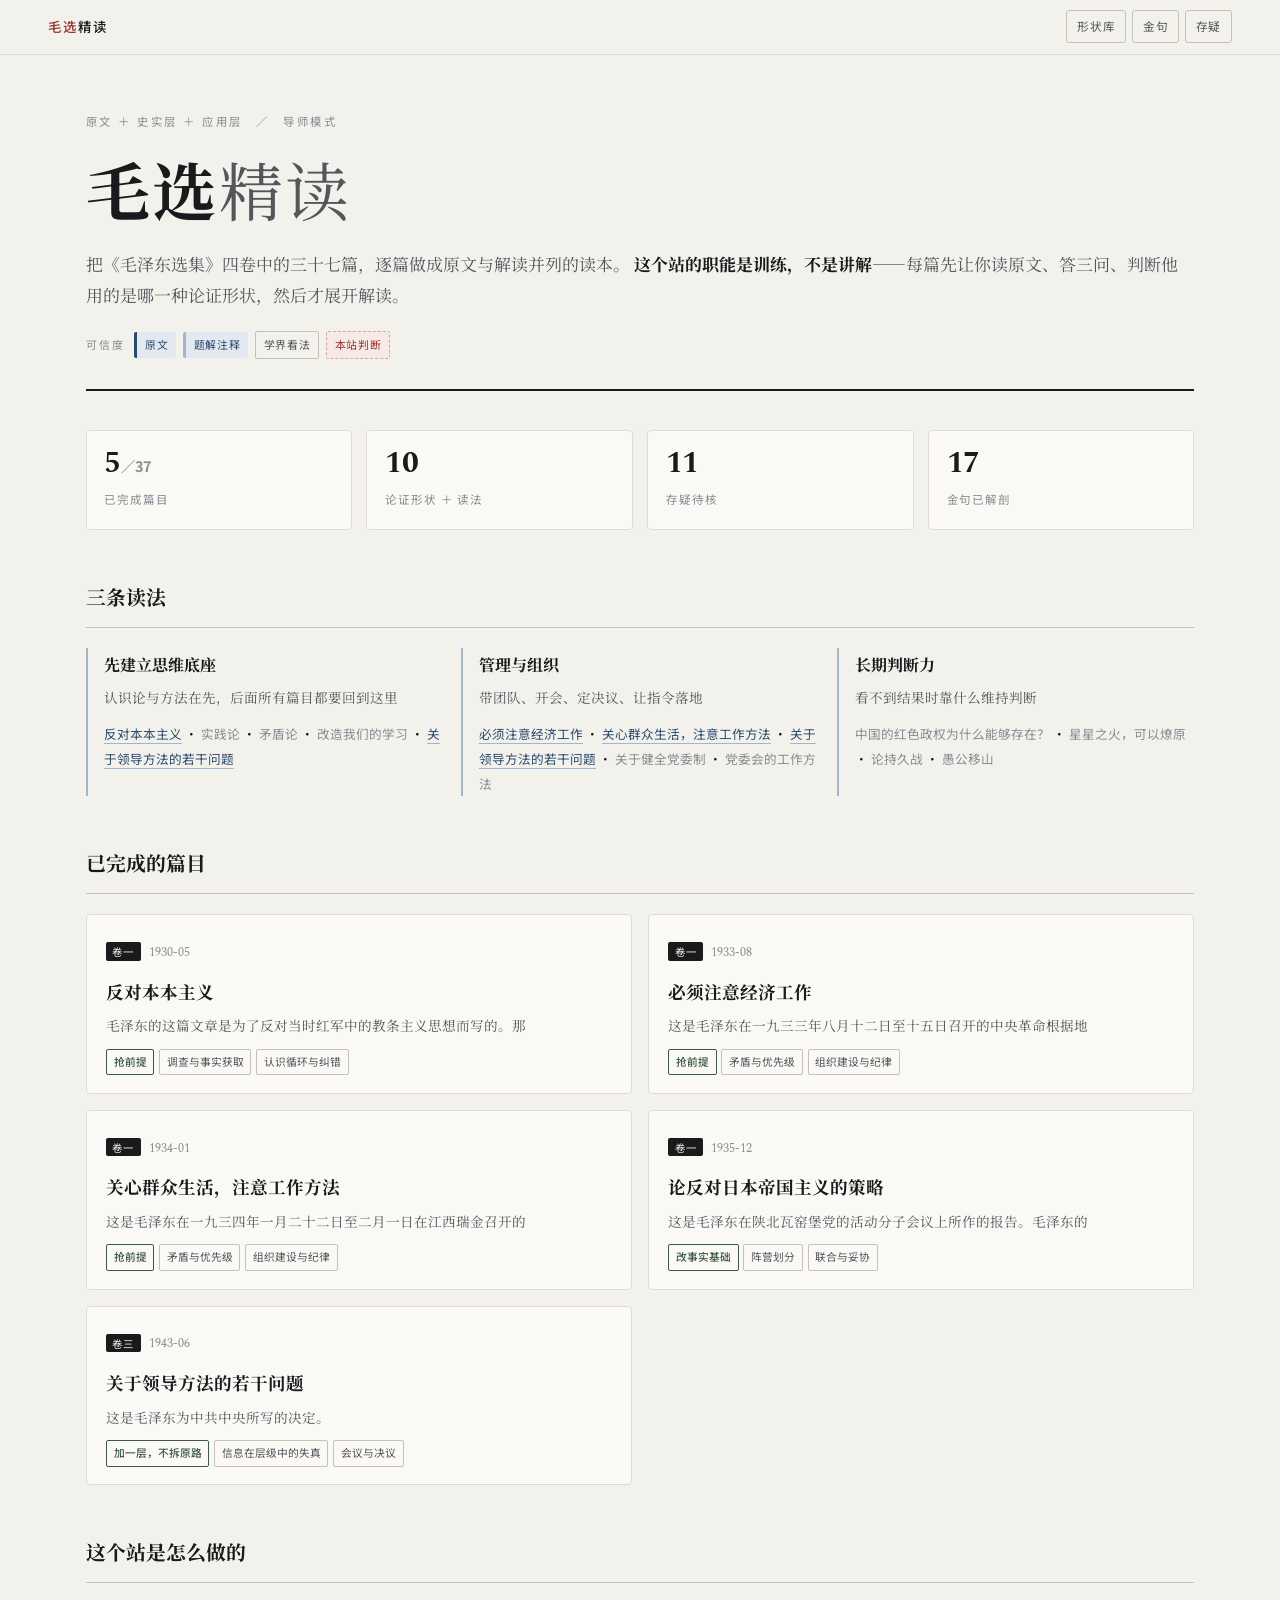
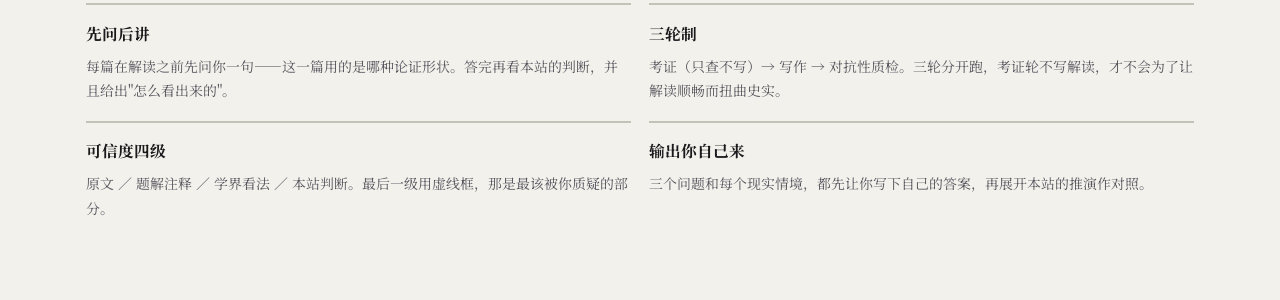
<file: index.html>
<!doctype html>
<html lang="zh-CN">
<head>
<meta charset="utf-8">
<meta name="viewport" content="width=device-width,initial-scale=1,viewport-fit=cover">
<title>毛选精读</title><link rel="preconnect" href="https://fonts.googleapis.com"><link rel="preconnect" href="https://fonts.gstatic.com" crossorigin><link rel="stylesheet" href="https://fonts.googleapis.com/css2?family=Noto+Serif+SC:wght@400;700&family=Noto+Sans+SC:wght@500&family=Spectral:ital,wght@0,400;0,600;1,400&display=swap"><link rel="stylesheet" href="app.css">
</head>
<body>
<header class="bar"><div class="bar-in"><a class="home" href="index.html"><span class="hm">毛选</span>精读</a><nav class="chips"><a class="cb" href="shapes.html">形状库</a><a class="cb" href="quotes.html">金句</a><a class="cb" href="doubts.html">存疑</a></nav></div><div class="prog" id="prog"></div></header>
<div class="shell"><article class="wide">
<header class="mast hero">
 <p class="eyebrow">原文 ＋ 史实层 ＋ 应用层　／　导师模式</p>
 <h1>毛选<span class="thin">精读</span></h1>
 <p class="lede big">把《毛泽东选集》四卷中的三十七篇，逐篇做成原文与解读并列的读本。
 <b>这个站的职能是训练，不是讲解</b>——每篇先让你读原文、答三问、判断他用的是哪一种论证形状，然后才展开解读。</p>
 <div class="key"><span class="kt">可信度</span><span class="k1">原文</span><span class="k2">题解注释</span><span class="k3">学界看法</span><span class="k4">本站判断</span></div>
</header>
<div class="stats">
 <div class="st"><b class="num">5<span class="of">／37</span></b><span>已完成篇目</span></div>
 <div class="st"><b class="num">10</b><span>论证形状 ＋ 读法</span></div>
 <div class="st"><b class="num">11</b><span>存疑待核</span></div>
 <div class="st"><b class="num">17</b><span>金句已解剖</span></div>
</div>
<h2 class="plain">三条读法</h2><div class="paths"><div class="path"><b>先建立思维底座</b><p>认识论与方法在先，后面所有篇目都要回到这里</p><div class="pl"><a href="a/a01.html">反对本本主义</a> · <span class="todo">实践论</span> · <span class="todo">矛盾论</span> · <span class="todo">改造我们的学习</span> · <a href="a/a02.html">关于领导方法的若干问题</a></div></div><div class="path"><b>管理与组织</b><p>带团队、开会、定决议、让指令落地</p><div class="pl"><a href="a/a03.html">必须注意经济工作</a> · <a href="a/a04.html">关心群众生活，注意工作方法</a> · <a href="a/a02.html">关于领导方法的若干问题</a> · <span class="todo">关于健全党委制</span> · <span class="todo">党委会的工作方法</span></div></div><div class="path"><b>长期判断力</b><p>看不到结果时靠什么维持判断</p><div class="pl"><span class="todo">中国的红色政权为什么能够存在？</span> · <span class="todo">星星之火，可以燎原</span> · <span class="todo">论持久战</span> · <span class="todo">愚公移山</span></div></div></div>
<h2 class="plain">已完成的篇目</h2><div class="cards"><a class="card" href="a/a01.html"><span class="cv">卷一</span><span class="yr num">1930-05</span><b>反对本本主义</b><p> 毛泽东的这篇文章是为了反对当时红军中的教条主义思想而写的。那</p><div class="tg"><span class="moss">抢前提</span><span>调查与事实获取</span><span>认识循环与纠错</span></div></a><a class="card" href="a/a03.html"><span class="cv">卷一</span><span class="yr num">1933-08</span><b>必须注意经济工作</b><p> 这是毛泽东在一九三三年八月十二日至十五日召开的中央革命根据地</p><div class="tg"><span class="moss">抢前提</span><span>矛盾与优先级</span><span>组织建设与纪律</span></div></a><a class="card" href="a/a04.html"><span class="cv">卷一</span><span class="yr num">1934-01</span><b>关心群众生活，注意工作方法</b><p> 这是毛泽东在一九三四年一月二十二日至二月一日在江西瑞金召开的</p><div class="tg"><span class="moss">抢前提</span><span>矛盾与优先级</span><span>组织建设与纪律</span></div></a><a class="card" href="a/a05.html"><span class="cv">卷一</span><span class="yr num">1935-12</span><b>论反对日本帝国主义的策略</b><p> 这是毛泽东在陕北瓦窑堡党的活动分子会议上所作的报告。毛泽东的</p><div class="tg"><span class="moss">改事实基础</span><span>阵营划分</span><span>联合与妥协</span></div></a><a class="card" href="a/a02.html"><span class="cv">卷三</span><span class="yr num">1943-06</span><b>关于领导方法的若干问题</b><p> 这是毛泽东为中共中央所写的决定。</p><div class="tg"><span class="moss">加一层，不拆原路</span><span>信息在层级中的失真</span><span>会议与决议</span></div></a></div>
<h2 class="plain">这个站是怎么做的</h2>
<div class="how4">
 <div><b>先问后讲</b><p>每篇在解读之前先问你一句——这一篇用的是哪种论证形状。答完再看本站的判断，并且给出"怎么看出来的"。</p></div>
 <div><b>三轮制</b><p>考证（只查不写）→ 写作 → 对抗性质检。三轮分开跑，考证轮不写解读，才不会为了让解读顺畅而扭曲史实。</p></div>
 <div><b>可信度四级</b><p>原文 ／ 题解注释 ／ 学界看法 ／ 本站判断。最后一级用虚线框，那是最该被你质疑的部分。</p></div>
 <div><b>输出你自己来</b><p>三个问题和每个现实情境，都先让你写下自己的答案，再展开本站的推演作对照。</p></div>
</div>
</article></div>
</body>
</html>
</file>
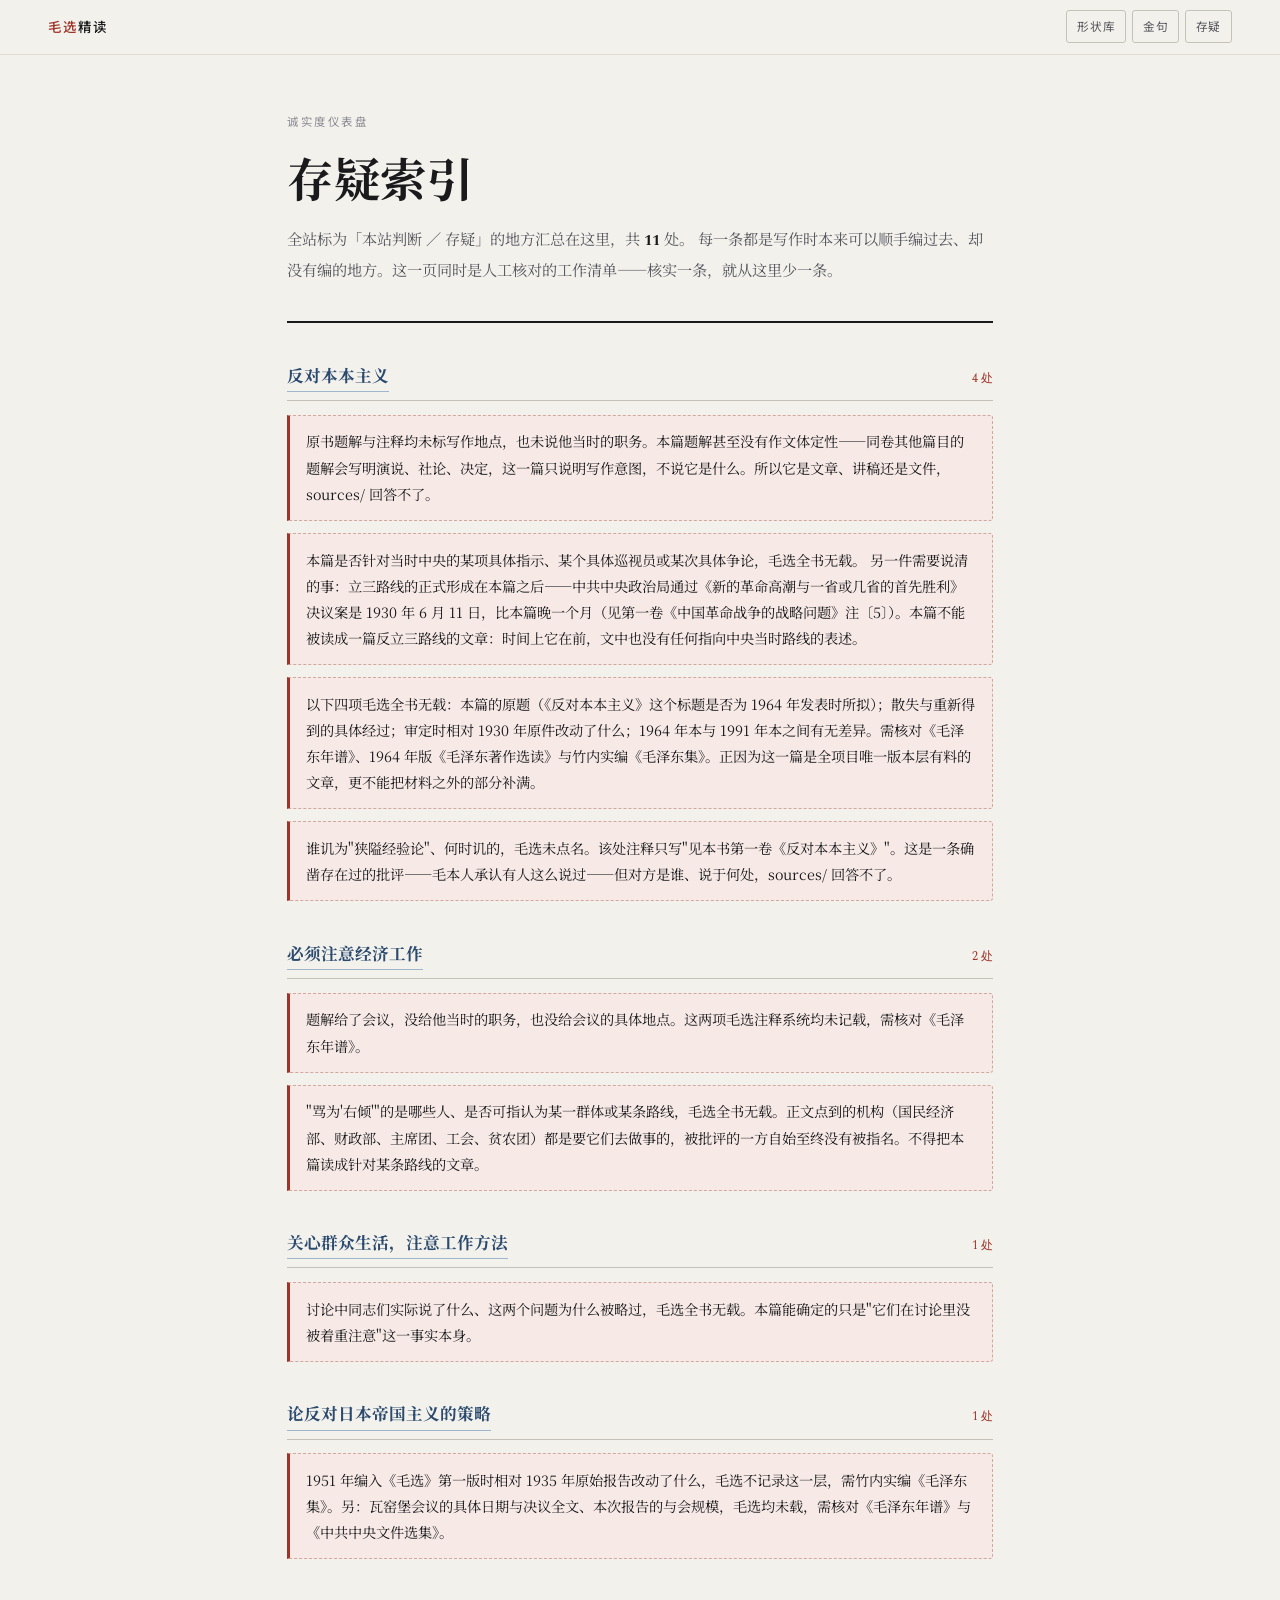
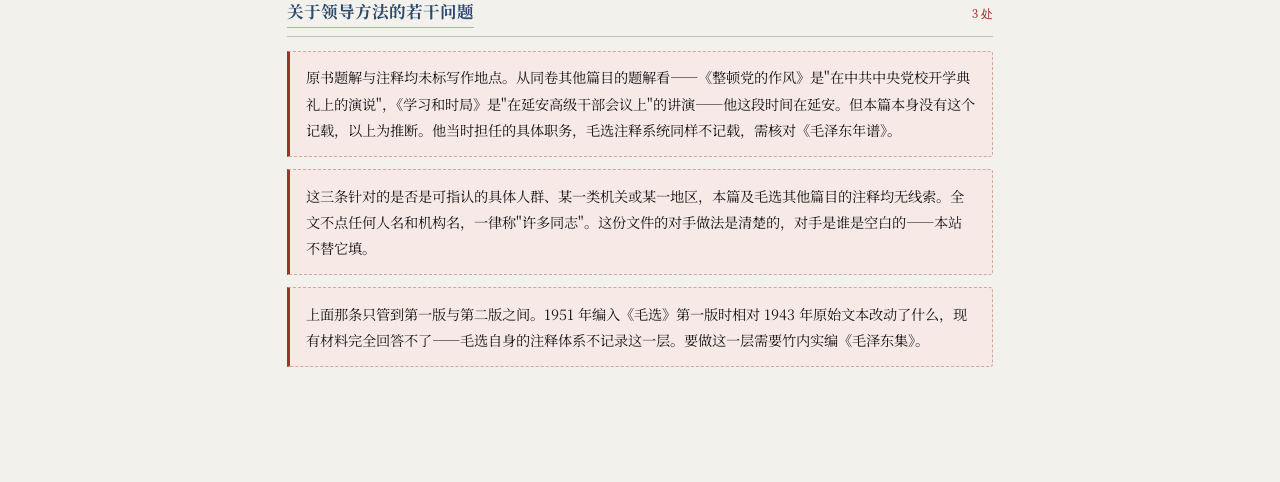
<file: doubts.html>
<!doctype html>
<html lang="zh-CN">
<head>
<meta charset="utf-8">
<meta name="viewport" content="width=device-width,initial-scale=1,viewport-fit=cover">
<title>存疑索引 · 毛选精读</title><link rel="preconnect" href="https://fonts.googleapis.com"><link rel="preconnect" href="https://fonts.gstatic.com" crossorigin><link rel="stylesheet" href="https://fonts.googleapis.com/css2?family=Noto+Serif+SC:wght@400;700&family=Noto+Sans+SC:wght@500&family=Spectral:ital,wght@0,400;0,600;1,400&display=swap"><link rel="stylesheet" href="app.css">
</head>
<body>
<header class="bar"><div class="bar-in"><a class="home" href="index.html"><span class="hm">毛选</span>精读</a><nav class="chips"><a class="cb" href="shapes.html">形状库</a><a class="cb" href="quotes.html">金句</a><a class="cb" href="doubts.html">存疑</a></nav></div><div class="prog" id="prog"></div></header>
<div class="shell"><article>
<header class="mast"><p class="eyebrow">诚实度仪表盘</p><h1>存疑索引</h1>
<p class="lede">全站标为「本站判断 ／ 存疑」的地方汇总在这里，共 <b class="num">11</b> 处。
每一条都是写作时本来可以顺手编过去、却没有编的地方。这一页同时是人工核对的工作清单——核实一条，就从这里少一条。</p></header>
<section class="dgroup"><h3><a href="a/a01.html">反对本本主义</a><span class="cnt num">4 处</span></h3><ul><li>原书题解与注释均未标写作地点，也未说他当时的职务。本篇题解甚至没有作文体定性——同卷其他篇目的题解会写明演说、社论、决定，这一篇只说明写作意图，不说它是什么。所以它是文章、讲稿还是文件，sources/ 回答不了。</li><li>本篇是否针对当时中央的某项具体指示、某个具体巡视员或某次具体争论，毛选全书无载。  另一件需要说清的事：立三路线的正式形成在本篇之后——中共中央政治局通过《新的革命高潮与一省或几省的首先胜利》决议案是 1930 年 6 月 11 日，比本篇晚一个月（见第一卷《中国革命战争的战略问题》注〔5〕）。本篇不能被读成一篇反立三路线的文章：时间上它在前，文中也没有任何指向中央当时路线的表述。</li><li>以下四项毛选全书无载：本篇的原题（《反对本本主义》这个标题是否为 1964 年发表时所拟）；散失与重新得到的具体经过；审定时相对 1930 年原件改动了什么；1964 年本与 1991 年本之间有无差异。需核对《毛泽东年谱》、1964 年版《毛泽东著作选读》与竹内实编《毛泽东集》。正因为这一篇是全项目唯一版本层有料的文章，更不能把材料之外的部分补满。</li><li>谁讥为"狭隘经验论"、何时讥的，毛选未点名。该处注释只写"见本书第一卷《反对本本主义》"。这是一条确凿存在过的批评——毛本人承认有人这么说过——但对方是谁、说于何处，sources/ 回答不了。</li></ul></section><section class="dgroup"><h3><a href="a/a03.html">必须注意经济工作</a><span class="cnt num">2 处</span></h3><ul><li>题解给了会议，没给他当时的职务，也没给会议的具体地点。这两项毛选注释系统均未记载，需核对《毛泽东年谱》。</li><li>"骂为'右倾'"的是哪些人、是否可指认为某一群体或某条路线，毛选全书无载。正文点到的机构（国民经济部、财政部、主席团、工会、贫农团）都是要它们去做事的，被批评的一方自始至终没有被指名。不得把本篇读成针对某条路线的文章。</li></ul></section><section class="dgroup"><h3><a href="a/a04.html">关心群众生活，注意工作方法</a><span class="cnt num">1 处</span></h3><ul><li>讨论中同志们实际说了什么、这两个问题为什么被略过，毛选全书无载。本篇能确定的只是"它们在讨论里没被着重注意"这一事实本身。</li></ul></section><section class="dgroup"><h3><a href="a/a05.html">论反对日本帝国主义的策略</a><span class="cnt num">1 处</span></h3><ul><li>1951 年编入《毛选》第一版时相对 1935 年原始报告改动了什么，毛选不记录这一层，需竹内实编《毛泽东集》。另：瓦窑堡会议的具体日期与决议全文、本次报告的与会规模，毛选均未载，需核对《毛泽东年谱》与《中共中央文件选集》。</li></ul></section><section class="dgroup"><h3><a href="a/a02.html">关于领导方法的若干问题</a><span class="cnt num">3 处</span></h3><ul><li>原书题解与注释均未标写作地点。从同卷其他篇目的题解看——《整顿党的作风》是"在中共中央党校开学典礼上的演说"，《学习和时局》是"在延安高级干部会议上"的讲演——他这段时间在延安。但本篇本身没有这个记载，以上为推断。他当时担任的具体职务，毛选注释系统同样不记载，需核对《毛泽东年谱》。</li><li>这三条针对的是否是可指认的具体人群、某一类机关或某一地区，本篇及毛选其他篇目的注释均无线索。全文不点任何人名和机构名，一律称"许多同志"。这份文件的对手做法是清楚的，对手是谁是空白的——本站不替它填。</li><li>上面那条只管到第一版与第二版之间。1951 年编入《毛选》第一版时相对 1943 年原始文本改动了什么，现有材料完全回答不了——毛选自身的注释体系不记录这一层。要做这一层需要竹内实编《毛泽东集》。</li></ul></section></article></div>
</body>
</html>
</file>
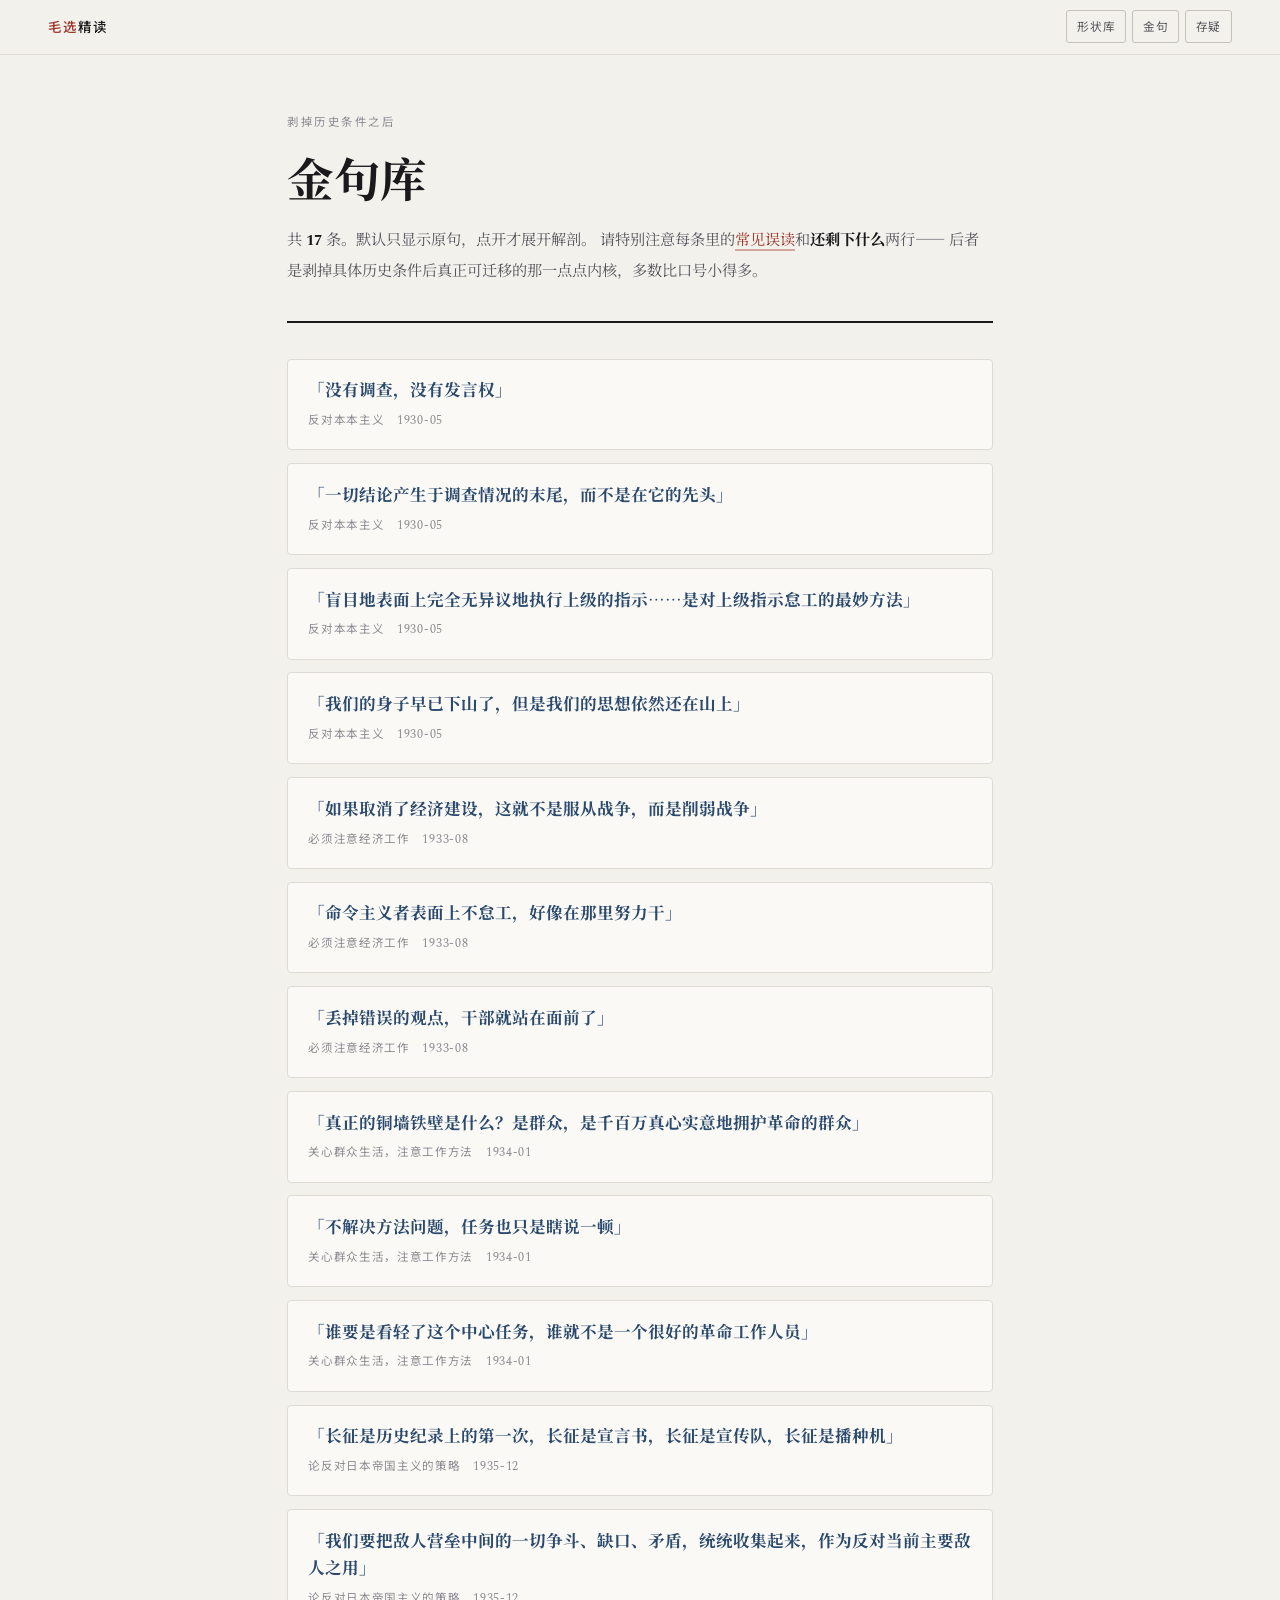
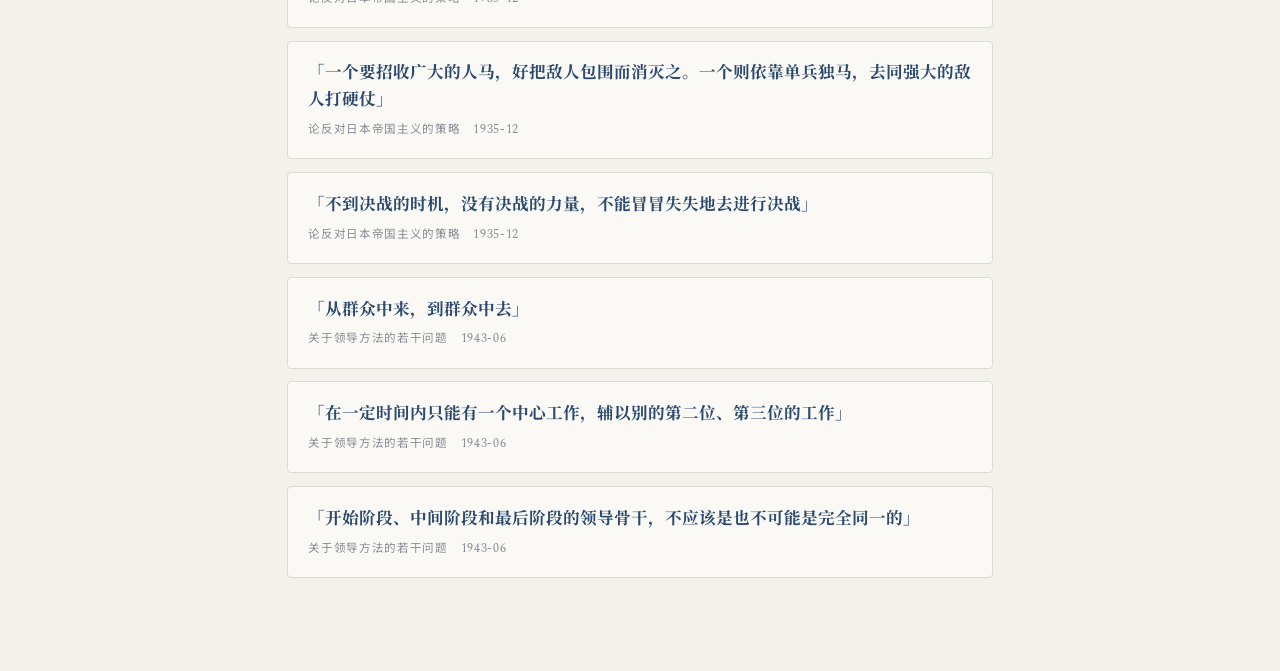
<file: quotes.html>
<!doctype html>
<html lang="zh-CN">
<head>
<meta charset="utf-8">
<meta name="viewport" content="width=device-width,initial-scale=1,viewport-fit=cover">
<title>金句库 · 毛选精读</title><link rel="preconnect" href="https://fonts.googleapis.com"><link rel="preconnect" href="https://fonts.gstatic.com" crossorigin><link rel="stylesheet" href="https://fonts.googleapis.com/css2?family=Noto+Serif+SC:wght@400;700&family=Noto+Sans+SC:wght@500&family=Spectral:ital,wght@0,400;0,600;1,400&display=swap"><link rel="stylesheet" href="app.css">
</head>
<body>
<header class="bar"><div class="bar-in"><a class="home" href="index.html"><span class="hm">毛选</span>精读</a><nav class="chips"><a class="cb" href="shapes.html">形状库</a><a class="cb" href="quotes.html">金句</a><a class="cb" href="doubts.html">存疑</a></nav></div><div class="prog" id="prog"></div></header>
<div class="shell"><article>
<header class="mast"><p class="eyebrow">剥掉历史条件之后</p><h1>金句库</h1>
<p class="lede">共 <b class="num">17</b> 条。默认只显示原句，点开才展开解剖。
请特别注意每条里的<span class="hl-mis">常见误读</span>和<b>还剩下什么</b>两行——
后者是剥掉具体历史条件后真正可迁移的那一点点内核，多数比口号小得多。</p></header>
<details class="qc"><summary><span class="qt">没有调查，没有发言权</span><span class="qs">反对本本主义　<span class="num">1930-05</span></span></summary><dl><div class="row"><dt>出处</dt><dd>第一节标题。正文展开为"你对于某个问题没有调查，就停止你对于某个问题的发言权"</dd></div><div class="row"><dt>当时指什么</dt><dd>一条<strong>资格规则</strong>，不是一句倡导。注意两处限定——"某个问题"对"某个问题"，不是没调查过就什么都别说。</dd></div><div class="row"><dt>它成立的前提</dt><dd>调查在当时是可做的，且已有制度（注〔4〕：红军政治部制订了详细的调查表，红军每到一地先弄清阶级关系）。资格规则只有在资格可以获得时才是规则，否则就是封口。</dd></div><div class="row mis"><dt>常见误读</dt><dd>被当成万能否决句——在任何争论里对任何人说"你调查过吗"。原文的适用范围是一个具体问题对一个具体的人，而且伴随着"那你去调查"这个可执行的出路。剥掉出路只留否决，它就从资格规则变成了论战武器。</dd></div><div class="row left"><dt>还剩下什么</dt><dd><strong>在一个具体问题上，一手信息的有无，应当改变你的意见被采纳的权重</strong>。仅此而已。"没有发言权"那个强度——取消资格——依赖一个有权取消它的组织，不随这句话迁移。1931 年他自己补的"不做正确的调查同样没有发言权"，正是这句话在实践中的第一个补丁。</dd></div></dl><a class="more" href="a/a01.html">回到原篇 ›</a></details><details class="qc"><summary><span class="qt">一切结论产生于调查情况的末尾，而不是在它的先头</span><span class="qs">反对本本主义　<span class="num">1930-05</span></span></summary><dl><div class="row"><dt>出处</dt><dd>第二节</dd></div><div class="row"><dt>当时指什么</dt><dd>针对拿本本来的做法——结论已经在本本里，调查只用来给它找例证。这句话把结论和调查的先后顺序倒过来。</dd></div><div class="row"><dt>它成立的前提</dt><dd>文中给的条件是问题的"现状和它的历史"可以被查清（"你完完全全调查明白了，你对那个问题就有解决的办法了"）。这是一个相当强的假设：它假定调查能够穷尽，且穷尽之后答案会自己浮现。</dd></div><div class="row mis"><dt>常见误读</dt><dd>被读成"不要有预设"。原文并不反对带着框架去查——第五节整节都在规定要用阶级分析这个框架。它反对的是<strong>结论</strong>先在，不是<strong>框架</strong>先在。两者被混淆之后，这句话就变成了没法执行的话：不带任何框架的调查只能得到第五节说的那种"狗肉账"。</dd></div><div class="row left"><dt>还剩下什么</dt><dd><strong>分清哪些是你带进去的框架，哪些是你带进去的答案</strong>。框架可以先有，答案不行。这一条能迁移，但比它听起来难——多数时候人分不清自己带进去的是哪一个。</dd></div></dl><a class="more" href="a/a01.html">回到原篇 ›</a></details><details class="qc"><summary><span class="qt">盲目地表面上完全无异议地执行上级的指示……是对上级指示怠工的最妙方法</span><span class="qs">反对本本主义　<span class="num">1930-05</span></span></summary><dl><div class="row"><dt>出处</dt><dd>第三节。此处为节引，完整原句见上文「文本细读」第二群</dd></div><div class="row"><dt>当时指什么</dt><dd>针对下级完全照办的实际效果——因为不结合本地情况，照办的结果是指示落不了地，与消极抵抗的效果相同。重点在"最妙"：它无法被追究。</dd></div><div class="row"><dt>它成立的前提</dt><dd>说这话的人有权重新定义什么算执行。这一点文中是隐含的，但很关键：如果一个下级对上级说这句话，它没有任何效力；只有上级方向的人说它才成立。</dd></div><div class="row mis"><dt>常见误读</dt><dd>被当成下级的挡箭牌——"我没照做是因为照做等于怠工"。原文是从要求执行的一方说的，它要的是<strong>更多</strong>的投入（结合实际情况讨论审察之后再执行），不是更少。被下级拿去用，方向刚好反了。</dd></div><div class="row left"><dt>还剩下什么</dt><dd><strong>一个指令如果被原样转发下去而没有任何人对它做本地转译，它多半不会落地</strong>——转发不是执行。这一条可以迁移。至于"这等于抵抗"的定性，依赖一个能做定性的位置，不迁移。</dd></div></dl><a class="more" href="a/a01.html">回到原篇 ›</a></details><details class="qc"><summary><span class="qt">我们的身子早已下山了，但是我们的思想依然还在山上</span><span class="qs">反对本本主义　<span class="num">1930-05</span></span></summary><dl><div class="row"><dt>出处</dt><dd>第五节，紧接在承认"从前的调查偏于农村而不注意城市"之后</dd></div><div class="row"><dt>当时指什么</dt><dd>具体所指由注释给定——山指井冈山，平地指赣南闽西，1929 年 1 月红四军主力下山。他说的是：作战范围已经从山区根据地扩展到了有城镇的平地，而调查方法还停在只看农村。</dd></div><div class="row"><dt>它成立的前提</dt><dd>能够意识到环境已经变了。文中他是通过发现调查结果有系统性缺口（对城市贫民和商业资产阶级的策略"始终模糊"）才反推出方法过时的。缺口先被发现，比喻才成立。</dd></div><div class="row mis"><dt>常见误读</dt><dd>被用作一句泛指观念跟不上形势的感叹，脱离了它的发现路径。原文里这句话是一个<strong>结论</strong>，前面有具体的证据——哪一类对象查漏了，导致哪一项策略模糊。抽掉证据只留感叹，它就退化成了正确的废话。</dd></div><div class="row left"><dt>还剩下什么</dt><dd><strong>方法过时这件事，通常不是靠反省察觉的，是靠发现结论里有一块始终模糊的区域察觉的</strong>。这一条能迁移，而且给出了一个可操作的检查点：先找你长期说不清楚的那个部分，再回头问是不是采集方法漏了它。</dd></div></dl><a class="more" href="a/a01.html">回到原篇 ›</a></details><details class="qc"><summary><span class="qt">如果取消了经济建设，这就不是服从战争，而是削弱战争</span><span class="qs">必须注意经济工作　<span class="num">1933-08</span></span></summary><dl><div class="row"><dt>出处</dt><dd>第一段，紧接在转述对方"一切应服从战争"之后</dd></div><div class="row"><dt>当时指什么</dt><dd>针对一条具体主张——革命战争环境下不可能也不应该搞经济建设，要等和平了再说。这句话不反驳"一切服从战争"，而是判定持此论者的做法不符合他们自己的标准。</dd></div><div class="row"><dt>它成立的前提</dt><dd>文中给了可验证的后果链——经济封锁导致贸易受阻，盐价、谷价波动，工农生活不能改良，进而影响工农联盟与扩红。<strong>这条链子每一环都是当场可以向与会者求证的事实</strong>，前提就是这些事实确实存在且在场的人知道。</dd></div><div class="row mis"><dt>常见误读</dt><dd>被抽成"要全面看问题""不能顾此失彼"。原文不是在讲辩证法，是在做一个具体的归属判定：把一项被判为"不务正业"的工作，重新归入对方承认的目标之下。抽掉那条具体的后果链，这句话什么也推不动。</dd></div><div class="row left"><dt>还剩下什么</dt><dd><strong>当你的事被判为偏离主线时，最省力的辩法不是论证它自身有价值，而是证明主线没有它会受损</strong>。前者要求对方接受一套新标准，后者只用对方已有的标准。这一条能迁移，但它有一个硬前提——你得真的能把那条受损链条说清楚，说不清楚就只是嘴硬。</dd></div></dl><a class="more" href="a/a03.html">回到原篇 ›</a></details><details class="qc"><summary><span class="qt">命令主义者表面上不怠工，好像在那里努力干</span><span class="qs">必须注意经济工作　<span class="num">1933-08</span></span></summary><dl><div class="row"><dt>出处</dt><dd>第八段，官僚主义两种表现中的第二种</dd></div><div class="row"><dt>当时指什么</dt><dd>具体所指是推销公债和发展合作社时「不管群众了解不了解，买不买得这样多，只是蛮横地要照自己的数目字去派」。结果文中也给了：群众不喜欢，公债推销不动；合作社「暂时在形式上发展了，也是不能巩固的」。</dd></div><div class="row"><dt>它成立的前提</dt><dd>存在一个能区分"形式上完成"与"实际巩固"的观察窗口。文中的窗口是时间——命令主义的成果会在一段时间后塌掉。没有这个窗口，两种做法在考核上完全一样。</dd></div><div class="row mis"><dt>常见误读</dt><dd>被读成反对"强硬的管理风格"，变成一个性格问题。原文说的不是态度强硬，是<strong>把指标当成执行</strong>——按自己的数目字去派，而不管对方能不能接住。一个态度温和但照样按数字摊派的人，是标准的命令主义者。</dd></div><div class="row left"><dt>还剩下什么</dt><dd><strong>"表面上不怠工"是一个独立的失效类型，它的伪装性比怠工强，因而更难被发现，也更难被追究</strong>。识别它不能看投入，要看成果撤掉压力之后还在不在。这一条能完整迁移。</dd></div></dl><a class="more" href="a/a03.html">回到原篇 ›</a></details><details class="qc"><summary><span class="qt">丢掉错误的观点，干部就站在面前了</span><span class="qs">必须注意经济工作　<span class="num">1933-08</span></span></summary><dl><div class="row"><dt>出处</dt><dd>第九段末句</dd></div><div class="row"><dt>当时指什么</dt><dd>针对"叹气没有干部"这一具体抱怨。他给的来源是「从土地斗争、经济斗争、革命战争中锻炼出来的群众」——即人不在编制内，在正在进行的事情里。</dd></div><div class="row"><dt>它成立的前提</dt><dd>这个前提在文中是隐含的但很硬——<strong>必须有大量正在发生的真实任务，人才会在里面被筛出来</strong>。土地斗争、经济斗争、革命战争这三样当时都在进行。没有这类任务的组织，这句话不成立。</dd></div><div class="row mis"><dt>常见误读</dt><dd>被用作一句对管理者的责备——"不是没有人才，是你不会发现人才"。原文的重点不在发现能力，在于<strong>人是被任务筛出来的，不是被识别出来的</strong>。把它读成识人眼光问题，恰恰绕开了它真正的前提。</dd></div><div class="row left"><dt>还剩下什么</dt><dd><strong>当你觉得没人可用时，先检查的不是招聘，是你手上有没有能让人显出水平的真任务</strong>。如果所有活都是照章执行，那么谁都看不出高低，人当然"没有"。这一条能迁移，而且它指向的动作是造任务，不是找人。</dd></div></dl><a class="more" href="a/a03.html">回到原篇 ›</a></details><details class="qc"><summary><span class="qt">真正的铜墙铁壁是什么？是群众，是千百万真心实意地拥护革命的群众</span><span class="qs">关心群众生活，注意工作方法　<span class="num">1934-01</span></span></summary><dl><div class="row"><dt>出处</dt><dd>第八段，紧接在两个历史类比（封建皇帝的城池宫殿、俄国皇帝）之后</dd></div><div class="row"><dt>当时指什么</dt><dd>直接针对国民党的堡垒政策。注〔5〕给出，至 1934 年 1 月底江西已筑碉堡四千多座——这句话是在那个具体数字面前说的，是对"坚固工事"这一印象的置换。</dd></div><div class="row"><dt>它成立的前提</dt><dd>文中给的前提不在这句话里，在它前面的第三至第七段——只有把柴、盐、房子、米价这些事真办了，群众才会"真心实意"。<strong>这句话是那几段的结论，不是它的前提。</strong></dd></div><div class="row mis"><dt>常见误读</dt><dd>被单独摘出来当成一句关于人心向背的通则，与前面那些具体事务脱钩。脱钩之后它变成一句无法反驳也无法执行的话——谁都同意群众重要，但没有人知道下一步做什么。原文里下一步是清清楚楚的：去管一间半房子和三个人的饭。</dd></div><div class="row left"><dt>还剩下什么</dt><dd><strong>支持不是宣称出来的，是一件件小事累出来的，而且累的速度很慢</strong>。这一条可以迁移，但它的实际含义偏向劝阻——它更多是在说"你没有捷径"，而不是在给你一个方法。至于"千百万"这个量级所依赖的组织条件，不随这句话迁移。</dd></div></dl><a class="more" href="a/a04.html">回到原篇 ›</a></details><details class="qc"><summary><span class="qt">不解决方法问题，任务也只是瞎说一顿</span><span class="qs">关心群众生活，注意工作方法　<span class="num">1934-01</span></span></summary><dl><div class="row"><dt>出处</dt><dd>第十段，过河与桥船的比喻之后</dd></div><div class="row"><dt>当时指什么</dt><dd>针对提出任务而不管实行方法的做法。文中给的具体例子是扩大红军——"不注意扩大红军的领导，不讲究扩大红军的方法，尽管把扩大红军念一千遍，结果还是不能成功"。</dd></div><div class="row"><dt>它成立的前提</dt><dd>任务与方法确实是两件可以分离的事，且方法确实缺位。文中没有讨论另一种情况——方法是有的，但资源不够。这句话对后一种情况不适用。</dd></div><div class="row mis"><dt>常见误读</dt><dd>被读成"要重视方法论"，然后用来要求下属"多想办法"。原文这句话是对<strong>提出任务的人</strong>说的，不是对执行的人说的——提任务的人有义务把桥船一起给出来。把它反过来用，正好变成原文批评的那种做法。</dd></div><div class="row left"><dt>还剩下什么</dt><dd><strong>一个任务被重复的次数，和它被完成的概率没有关系，有时还是负相关</strong>——重复本身会制造推进的错觉。判别方法是问：除了这个任务的名字，我还能说出第一步具体做什么吗。这一条能迁移。</dd></div></dl><a class="more" href="a/a04.html">回到原篇 ›</a></details><details class="qc"><summary><span class="qt">谁要是看轻了这个中心任务，谁就不是一个很好的革命工作人员</span><span class="qs">关心群众生活，注意工作方法　<span class="num">1934-01</span></span></summary><dl><div class="row"><dt>出处</dt><dd>第三段，全篇第一个判断</dd></div><div class="row"><dt>当时指什么</dt><dd>字面就是它的意思——把动员群众参加革命战争定为中心任务，并给不认同者一个身份判定。</dd></div><div class="row"><dt>它成立的前提</dt><dd>他有权作这个身份判定，并且这个判定在场内有效。这是一句只有在特定位置上说才有分量的话。</dd></div><div class="row mis"><dt>常见误读</dt><dd>这句话通常不被单独引用，它被忽略的方式是另一种——读者会跳过它，直接去读后面"关心群众生活"的部分，于是把整篇读成一篇讲人文关怀的文章。<strong>跳过这一句，就看不见后面所有论证是在什么约束下进行的。</strong> 他从头到尾没有放松过这条标准。</dd></div><div class="row left"><dt>还剩下什么</dt><dd><strong>先把对方的标准顶到最高，再论证只守这条标准达不到它自己的目的</strong>——这是一个可以复用的次序。它的迁移价值不在这句话的内容上，在它被放置的位置上：<strong>放在最前面。</strong> 先立后拆，和先拆后立，效果完全不同。</dd></div></dl><a class="more" href="a/a04.html">回到原篇 ›</a></details><details class="qc"><summary><span class="qt">长征是历史纪录上的第一次，长征是宣言书，长征是宣传队，长征是播种机</span><span class="qs">论反对日本帝国主义的策略　<span class="num">1935-12</span></span></summary><dl><div class="row"><dt>出处</dt><dd>第一节，紧接在「讲到长征，请问有什么意义呢？我们说」之后</dd></div><div class="row"><dt>当时指什么</dt><dd>给一次刚结束两个多月、损失极大的战略转移定性。注意四个判断的方向——「历史纪录上的第一次」是规模，「宣言书」「宣传队」「播种机」则全部指向<strong>沿途的外部效果</strong>，不是指向转移本身达成了什么军事目的。</dd></div><div class="row"><dt>它成立的前提</dt><dd>先认损失，而且认得很具体。上文不是笼统地说"有得有失"，是<strong>分方面逐项计价</strong>：</dd></div><div class="row mis"><dt>常见误读</dt><dd>被当成一段纯粹的抒情或口号，摘出来用在任何"虽然难但很有意义"的场合。原文里它有明确的功能性位置：它是后文把红军作为统一战线一方提出来的前置条件。脱离那个位置，它只是修辞。</dd></div><div class="row left"><dt>还剩下什么</dt><dd><strong>一次按原定目标算是失败的行动，可以换一组标准重新计价，但前提是你先把原标准下的失败认下来</strong>。先认后换，顺序反过来就是文过饰非。这一条能迁移，而且它的难处全在那个顺序上。</dd></div></dl><a class="more" href="a/a05.html">回到原篇 ›</a></details><details class="qc"><summary><span class="qt">我们要把敌人营垒中间的一切争斗、缺口、矛盾，统统收集起来，作为反对当前主要敌人之用</span><span class="qs">论反对日本帝国主义的策略　<span class="num">1935-12</span></span></summary><dl><div class="row"><dt>出处</dt><dd>第一节，紧接在「一点特别有趣的争斗，一个不大不小的缺口，一种又痒又痛的矛盾」之后</dd></div><div class="row"><dt>当时指什么</dt><dd>指国民党营垒内部各派系之间、以及日本与英美在华利益之间的实际冲突。注〔9〕提供了后续的具体走向——编注者说他在这个报告里「已经说到了日本和英美帝国主义的矛盾可能引起中国地主买办阶级营垒中的分化」。</dd></div><div class="row"><dt>它成立的前提</dt><dd>有一个被明确指定的「当前主要敌人」。这句话的全部效力来自后半句——所有裂缝都是<strong>相对于那一个敌人</strong>才有用。没有确定主要敌人之前，收集来的矛盾不构成任何可用的东西。</dd></div><div class="row mis"><dt>常见误读</dt><dd>被读成「要善于利用矛盾」这种一般性的权谋建议，于是变成到处找人际缝隙。原文的那个限定词被丢掉了：收集是手段，「作为反对当前主要敌人之用」才是条件。<strong>没有主要敌人的矛盾收集，是搜集八卦。</strong></dd></div><div class="row left"><dt>还剩下什么</dt><dd><strong>先定下一个时期内唯一要对付的那个问题，再去盘点所有能为它所用的现成冲突</strong>。顺序不能倒。这一条能迁移；至于「营垒」这个二分框架本身，依赖当时的敌我结构，不迁移。</dd></div></dl><a class="more" href="a/a05.html">回到原篇 ›</a></details><details class="qc"><summary><span class="qt">一个要招收广大的人马，好把敌人包围而消灭之。一个则依靠单兵独马，去同强大的敌人打硬仗</span><span class="qs">论反对日本帝国主义的策略　<span class="num">1935-12</span></span></summary><dl><div class="row"><dt>出处</dt><dd>第二节，用于对照统一战线策略与关门主义策略</dd></div><div class="row"><dt>当时指什么</dt><dd>把一个抽象的路线分歧翻译成一幅可以当场判断的图像。注意两边都承认同一个事实——敌人是强大的；分歧只在用多少人去打。</dd></div><div class="row"><dt>它成立的前提</dt><dd>你确实招得到人。这一节前后都在论证这一点（阶级关系已变、民族资产阶级有了参加抗日的可能性）。<strong>如果招不到，那这个对照就是在嘲笑一个没有选择的人。</strong></dd></div><div class="row mis"><dt>常见误读</dt><dd>被用来论证「人多力量大」或者「要广结善缘」。原文里这不是一个关于合作态度的主张，是一个关于<strong>兵力对比</strong>的判断——它成立与否取决于前面那一大段关于条件变化的论证，而不取决于团结本身是好的。</dd></div><div class="row left"><dt>还剩下什么</dt><dd><strong>当你发现自己在用最小的队伍去打最硬的目标时，先回头检查一遍可招募的范围是不是真的那么小</strong>。多数时候"只能靠自己"是一个未经核对的前提。这一条能迁移。</dd></div></dl><a class="more" href="a/a05.html">回到原篇 ›</a></details><details class="qc"><summary><span class="qt">不到决战的时机，没有决战的力量，不能冒冒失失地去进行决战</span><span class="qs">论反对日本帝国主义的策略　<span class="num">1935-12</span></span></summary><dl><div class="row"><dt>出处</dt><dd>第二节，紧接在「抛弃关门主义，采取广泛的统一战线，防止冒险主义」之后</dd></div><div class="row"><dt>当时指什么</dt><dd>给扩大统一战线这件事配一个刹车。他在同一句里同时要求两个相反方向的动作——放开和收住。</dd></div><div class="row"><dt>它成立的前提</dt><dd>能分辨「时机」与「力量」是两个独立条件。原文把它们并列：时机不到不行，力量不够也不行，两个都满足才能决战。</dd></div><div class="row mis"><dt>常见误读</dt><dd>被当成一句万能的谨慎提醒，于是任何时候都可以用它来主张再等等。原文紧跟着的那句才是关键——他明说关门主义与冒险主义的关系「等到将来再说不迟」，<strong>即他知道这两条互相拉扯，并且当下不给出调和办法</strong>。拿这句话去无限期地推迟，恰恰用掉了他刻意留下的那个空白。</dd></div><div class="row left"><dt>还剩下什么</dt><dd><strong>放开与收住要同时说，但真正难的是说清两者的边界在哪——而这一篇没有说。</strong> 这条金句剩下的东西比它看起来少：它提醒你有两个方向的风险，不提供任何判断该往哪边偏的依据。知道自己在一个没有标准答案的区间里，本身也是一种信息。</dd></div></dl><a class="more" href="a/a05.html">回到原篇 ›</a></details><details class="qc"><summary><span class="qt">从群众中来，到群众中去</span><span class="qs">关于领导方法的若干问题　<span class="num">1943-06</span></span></summary><dl><div class="row"><dt>出处</dt><dd>第四段，全句为"在我党的一切实际工作中，凡属正确的领导，必须是从群众中来，到群众中去"</dd></div><div class="row"><dt>当时指什么</dt><dd>一套四步的意见处理流程——集中并研究成系统意见，带回去解释成对方自己的意见，让它变成行动，然后在行动结果里检验它对不对。不是"多听意见"，是"听来的意见必须走完一个能证伪它的闭环"。</dd></div><div class="row"><dt>它成立的前提</dt><dd>文中给了两个。一是发令者承认自己的号召可能是错的（第二段"无法考验自己提出的一般号召是否正确"）；二是行动的结果在一个可观察的周期内会返回来。缺任何一个，这个循环都转不起来。</dd></div><div class="row mis"><dt>常见误读</dt><dd>今天多被用作"领导要接地气""决策前要广泛征求意见"。这把四步砍成了一步。原文里"集中起来"只是开头，承重的是最后那一步——必须回来对账。</dd></div><div class="row left"><dt>还剩下什么</dt><dd>剥掉历史条件后的内核比口号小得多：<strong>任何一次意见征集，如果没有事先约定"用什么结果来判断当初采纳得对不对"，它就只是一次形式</strong>。剩下的就这一句。至于"群众路线"承载的那些政治含义，不随这句话迁移。</dd></div></dl><a class="more" href="a/a02.html">回到原篇 ›</a></details><details class="qc"><summary><span class="qt">在一定时间内只能有一个中心工作，辅以别的第二位、第三位的工作</span><span class="qs">关于领导方法的若干问题　<span class="num">1943-06</span></span></summary><dl><div class="row"><dt>出处</dt><dd>第八段开头</dd></div><div class="row"><dt>当时指什么</dt><dd>对"一个地区的总负责人"说的一条硬约束，与同段对上级的反向约束配套。</dd></div><div class="row"><dt>它成立的前提</dt><dd>说这话的人有权做取舍，并且上级接受这个取舍。文中写得很明确——排序依据是"该处的斗争历史和斗争环境"，即由地区总负责人依据本地情况自行判断。</dd></div><div class="row mis"><dt>常见误读</dt><dd>被抽成"要聚焦"。抽掉的恰恰是那个前提。原文不是在教一个人怎么管理注意力，是在重新分配一项权力：把排序权从上级各部门手里收回来，交给下级的总负责人。</dd></div><div class="row left"><dt>还剩下什么</dt><dd><strong>"排不出优先级"通常不是能力问题，是权限问题</strong>——先确认谁有权把某件事降到第二位，再谈排序。剥掉这一层，"一个中心工作"就只是一句没法执行的建议。</dd></div></dl><a class="more" href="a/a02.html">回到原篇 ›</a></details><details class="qc"><summary><span class="qt">开始阶段、中间阶段和最后阶段的领导骨干，不应该是也不可能是完全同一的</span><span class="qs">关于领导方法的若干问题　<span class="num">1943-06</span></span></summary><dl><div class="row"><dt>出处</dt><dd>第三段，节引，完整原句见「文本细读」第二群</dd></div><div class="row"><dt>当时指什么</dt><dd>骨干是随阶段配置的，不是一批固定的人。替换的两个理由写得很直白：一是"相形见绌"（能力跟不上新阶段），二是"腐化"。</dd></div><div class="row"><dt>它成立的前提</dt><dd>有稳定的新人来源。文中给的来源是"在斗争中产生的积极分子"——替换的前提是底下持续有人被实际任务筛出来。没有这个来源，这条就只是换人，不是更替。</dd></div><div class="row mis"><dt>常见误读</dt><dd>容易被读成"团队要新陈代谢"。它的锋利处不在新陈代谢，在"不应该是也不可能是完全同一的"——它把骨干的过期当作常态而非例外，跟"核心班子要稳定"的通常直觉是反的。</dd></div><div class="row left"><dt>还剩下什么</dt><dd><strong>阶段换了，上一阶段最合适的那批人多半不再是这一阶段最合适的，这不是他们变差了</strong>。这一条可以迁移，且比它看起来更难执行。"替换"的具体做法依赖当时的组织权力结构，不迁移。</dd></div></dl><a class="more" href="a/a02.html">回到原篇 ›</a></details></article></div>
</body>
</html>
</file>
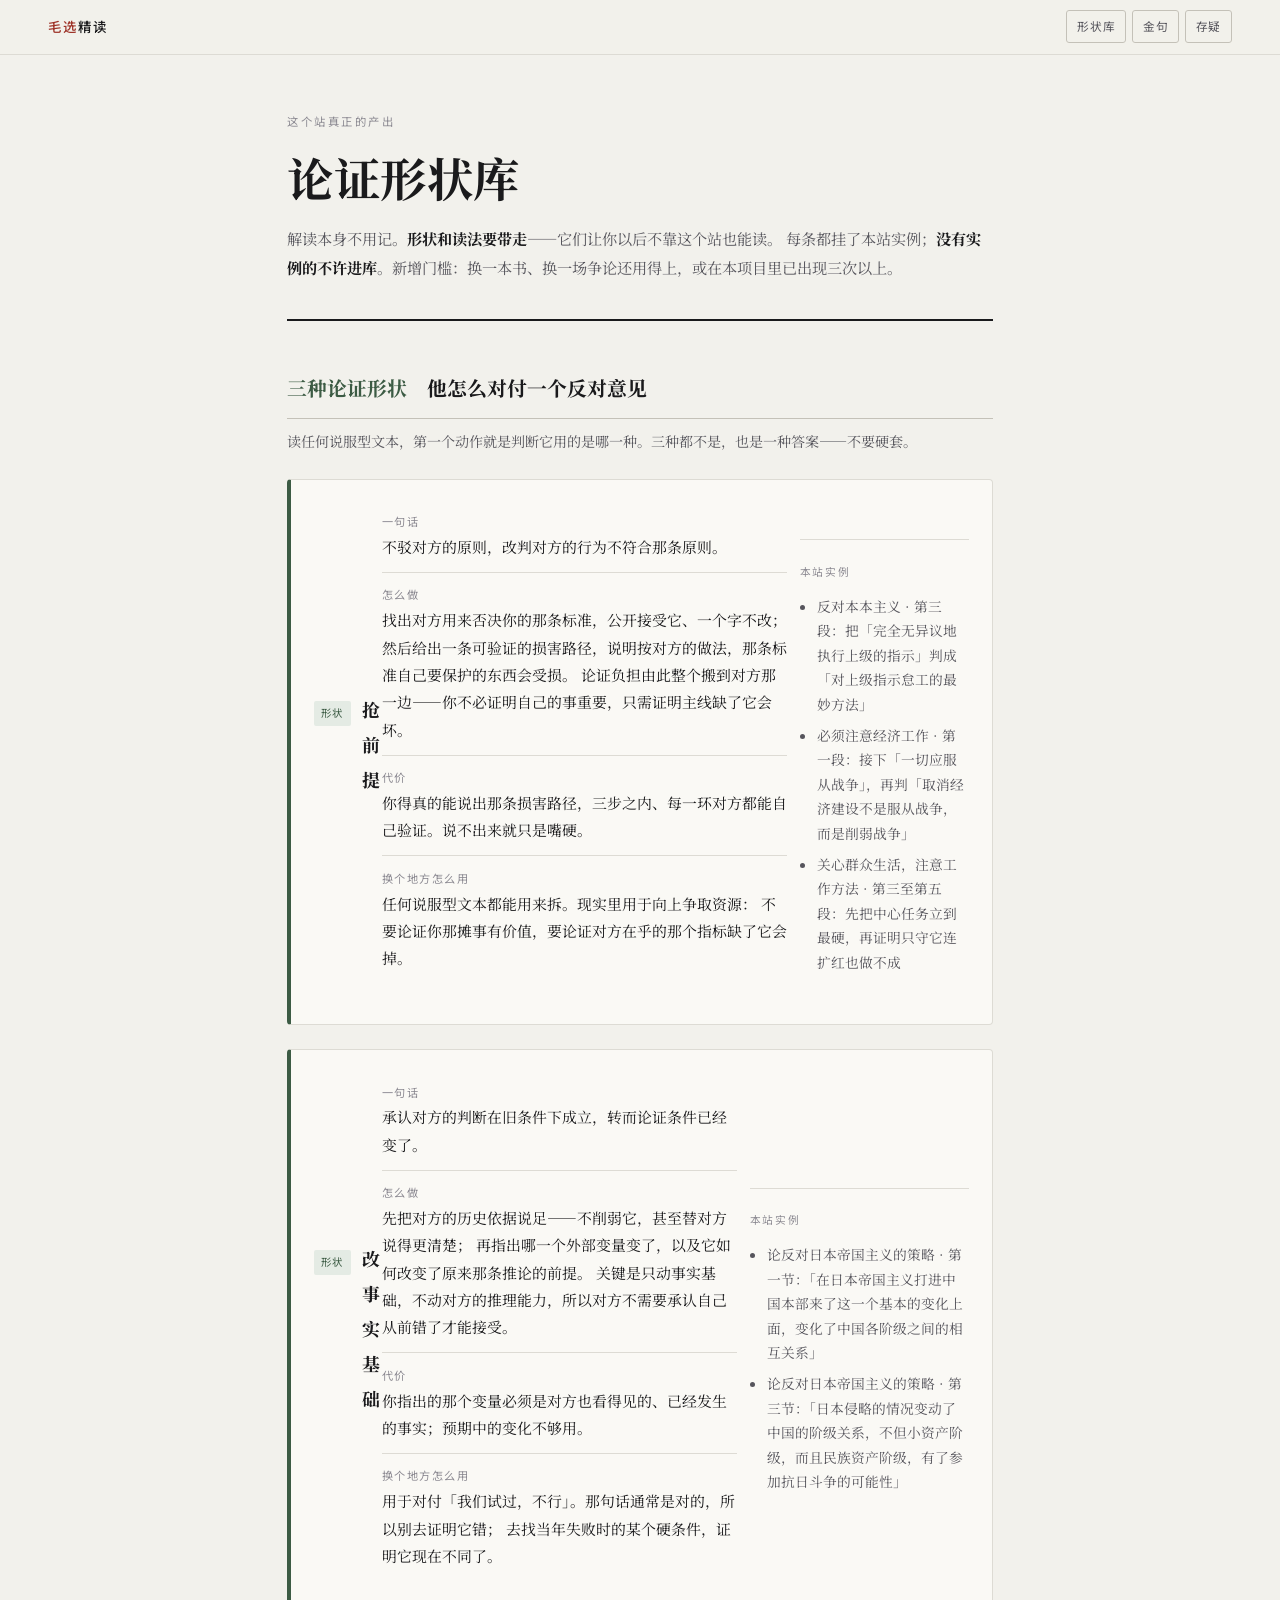
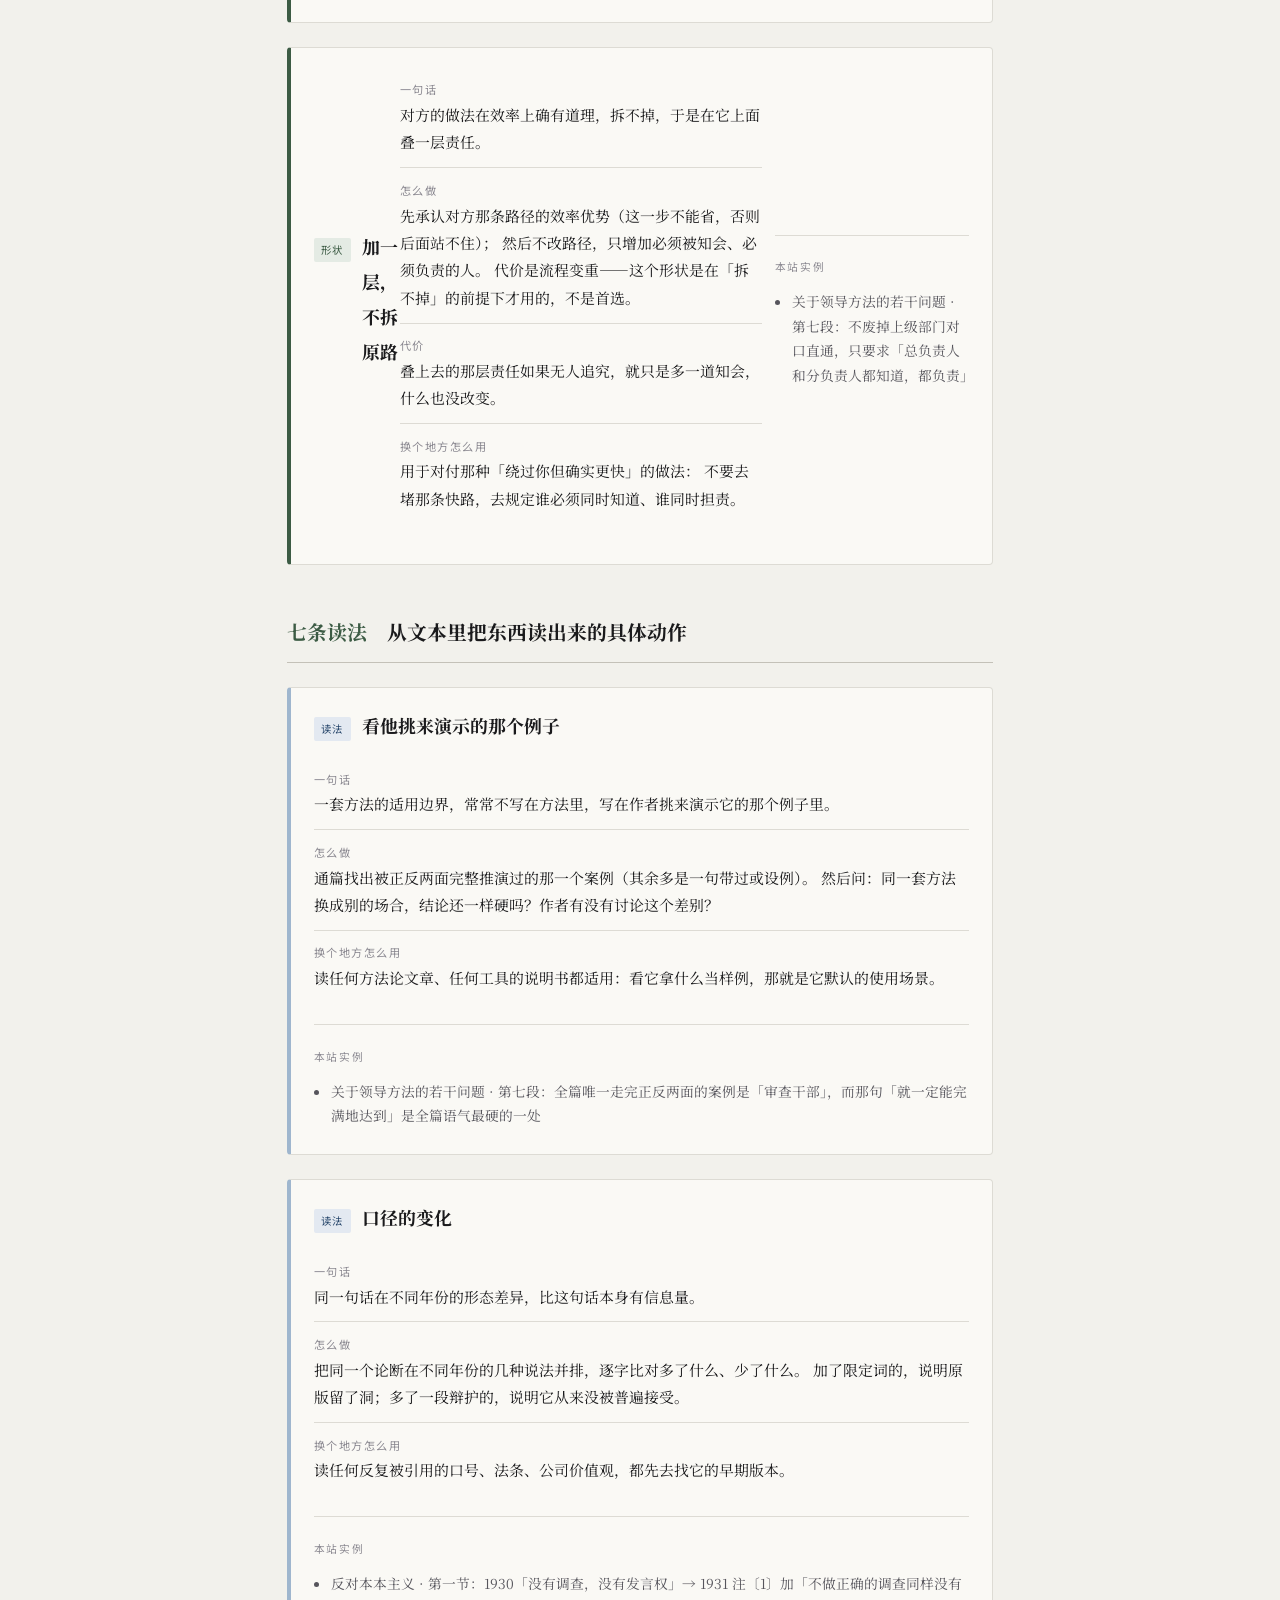
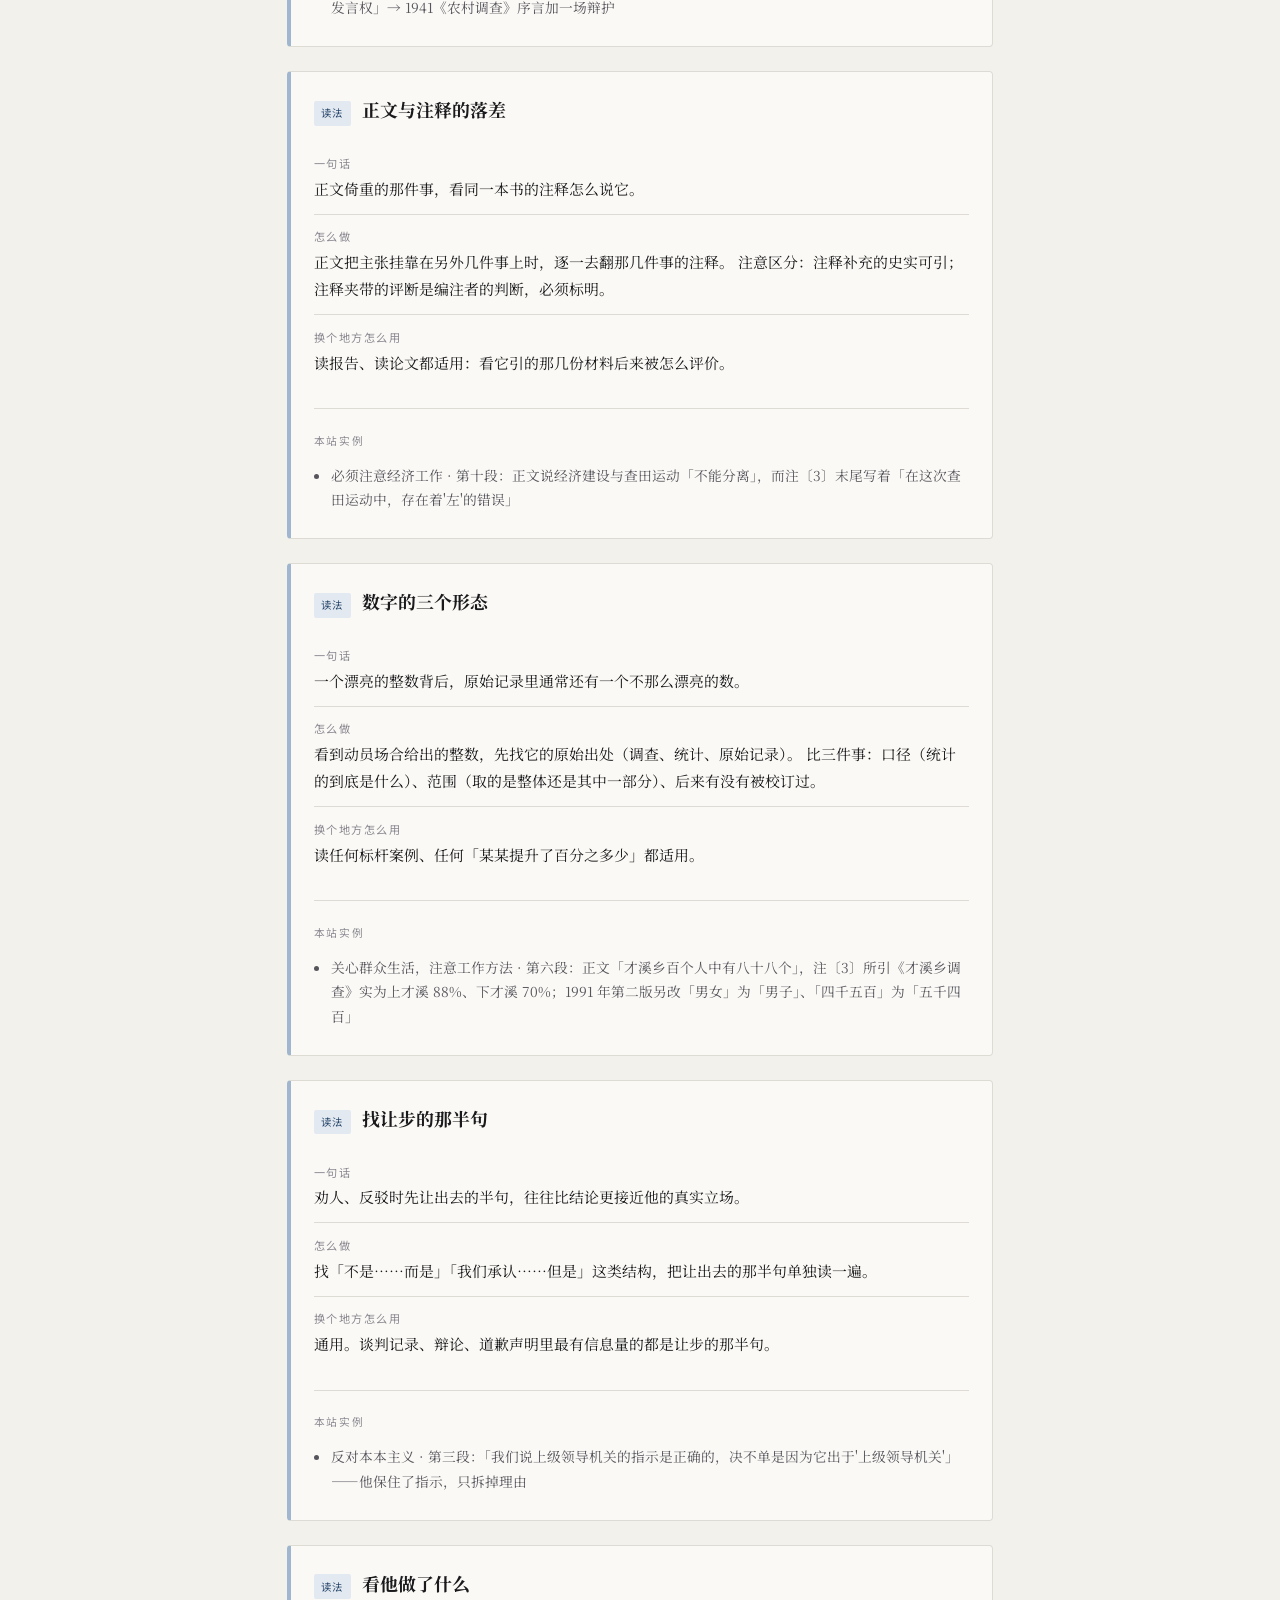
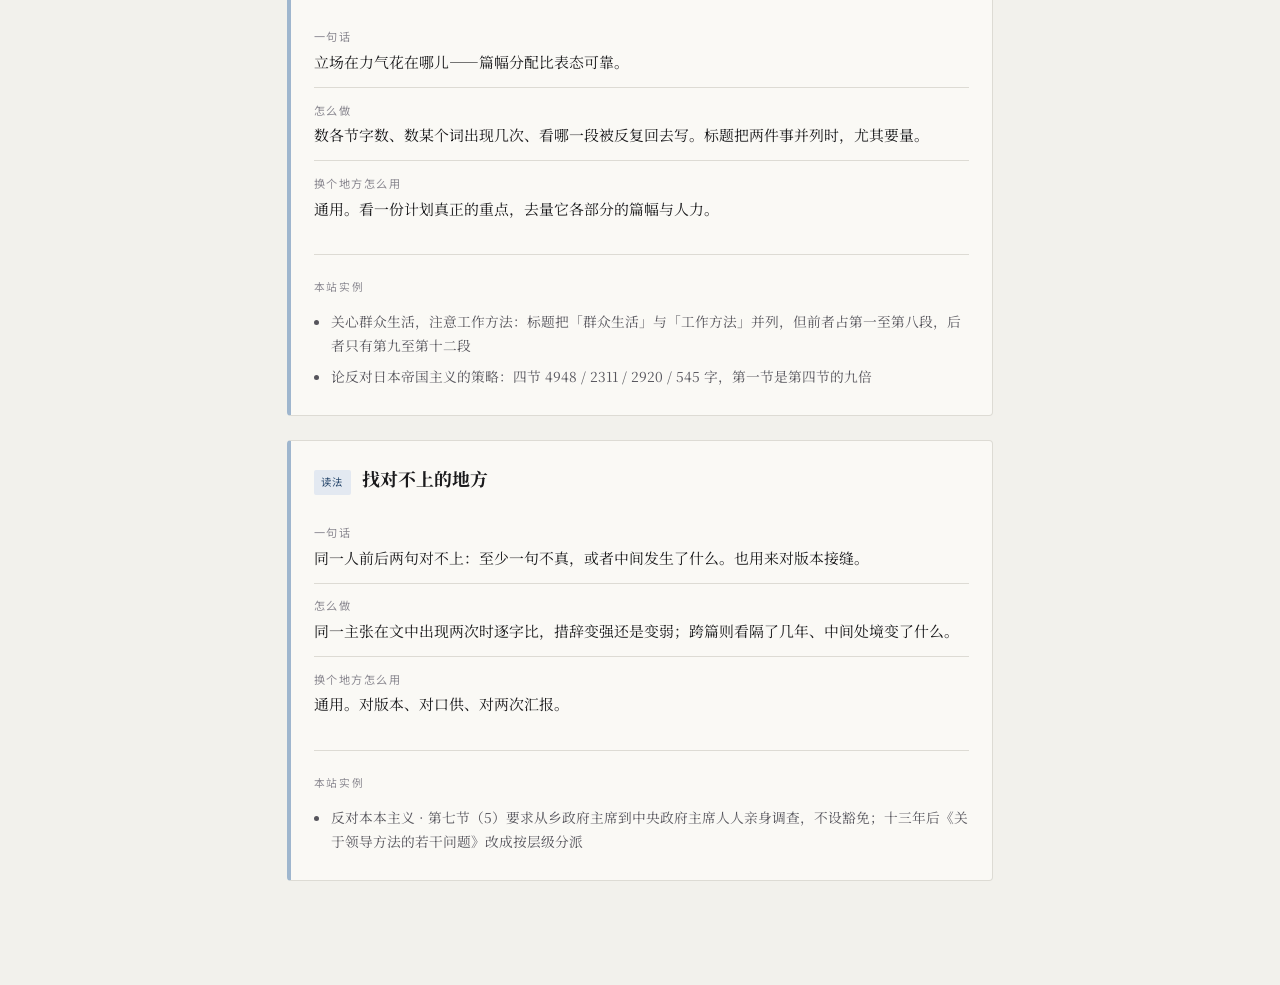
<file: shapes.html>
<!doctype html>
<html lang="zh-CN">
<head>
<meta charset="utf-8">
<meta name="viewport" content="width=device-width,initial-scale=1,viewport-fit=cover">
<title>论证形状库 · 毛选精读</title><link rel="preconnect" href="https://fonts.googleapis.com"><link rel="preconnect" href="https://fonts.gstatic.com" crossorigin><link rel="stylesheet" href="https://fonts.googleapis.com/css2?family=Noto+Serif+SC:wght@400;700&family=Noto+Sans+SC:wght@500&family=Spectral:ital,wght@0,400;0,600;1,400&display=swap"><link rel="stylesheet" href="app.css">
</head>
<body>
<header class="bar"><div class="bar-in"><a class="home" href="index.html"><span class="hm">毛选</span>精读</a><nav class="chips"><a class="cb" href="shapes.html">形状库</a><a class="cb" href="quotes.html">金句</a><a class="cb" href="doubts.html">存疑</a></nav></div><div class="prog" id="prog"></div></header>
<div class="shell"><article>
<header class="mast"><p class="eyebrow">这个站真正的产出</p><h1>论证形状库</h1>
<p class="lede">解读本身不用记。<b>形状和读法要带走</b>——它们让你以后不靠这个站也能读。
每条都挂了本站实例；<b>没有实例的不许进库</b>。新增门槛：换一本书、换一场争论还用得上，或在本项目里已出现三次以上。</p></header>
<h2 class="plain"><span class="moss">三种论证形状</span>　他怎么对付一个反对意见</h2>
<p class="lede sm">读任何说服型文本，第一个动作就是判断它用的是哪一种。三种都不是，也是一种答案——不要硬套。</p>
<section class="shc sh" id="抢前提"><div class="shh"><span class="tag">形状</span><h3>抢前提</h3></div><dl><div class="row"><dt>一句话</dt><dd>不驳对方的原则，改判对方的行为不符合那条原则。</dd></div><div class="row"><dt>怎么做</dt><dd>找出对方用来否决你的那条标准，公开接受它、一个字不改； 然后给出一条可验证的损害路径，说明按对方的做法，那条标准自己要保护的东西会受损。 论证负担由此整个搬到对方那一边——你不必证明自己的事重要，只需证明主线缺了它会坏。</dd></div><div class="row"><dt>代价</dt><dd>你得真的能说出那条损害路径，三步之内、每一环对方都能自己验证。说不出来就只是嘴硬。</dd></div><div class="row"><dt>换个地方怎么用</dt><dd>任何说服型文本都能用来拆。现实里用于向上争取资源： 不要论证你那摊事有价值，要论证对方在乎的那个指标缺了它会掉。</dd></div></dl><div class="exs"><span class="exl">本站实例</span><ul><li>反对本本主义 · 第三段：把「完全无异议地执行上级的指示」判成「对上级指示怠工的最妙方法」</li><li>必须注意经济工作 · 第一段：接下「一切应服从战争」，再判「取消经济建设不是服从战争，而是削弱战争」</li><li>关心群众生活，注意工作方法 · 第三至第五段：先把中心任务立到最硬，再证明只守它连扩红也做不成</li></ul></div></section><section class="shc sh" id="改事实基础"><div class="shh"><span class="tag">形状</span><h3>改事实基础</h3></div><dl><div class="row"><dt>一句话</dt><dd>承认对方的判断在旧条件下成立，转而论证条件已经变了。</dd></div><div class="row"><dt>怎么做</dt><dd>先把对方的历史依据说足——不削弱它，甚至替对方说得更清楚； 再指出哪一个外部变量变了，以及它如何改变了原来那条推论的前提。 关键是只动事实基础，不动对方的推理能力，所以对方不需要承认自己从前错了才能接受。</dd></div><div class="row"><dt>代价</dt><dd>你指出的那个变量必须是对方也看得见的、已经发生的事实；预期中的变化不够用。</dd></div><div class="row"><dt>换个地方怎么用</dt><dd>用于对付「我们试过，不行」。那句话通常是对的，所以别去证明它错； 去找当年失败时的某个硬条件，证明它现在不同了。</dd></div></dl><div class="exs"><span class="exl">本站实例</span><ul><li>论反对日本帝国主义的策略 · 第一节：「在日本帝国主义打进中国本部来了这一个基本的变化上面，变化了中国各阶级之间的相互关系」</li><li>论反对日本帝国主义的策略 · 第三节：「日本侵略的情况变动了中国的阶级关系，不但小资产阶级，而且民族资产阶级，有了参加抗日斗争的可能性」</li></ul></div></section><section class="shc sh" id="加一层，不拆原路"><div class="shh"><span class="tag">形状</span><h3>加一层，不拆原路</h3></div><dl><div class="row"><dt>一句话</dt><dd>对方的做法在效率上确有道理，拆不掉，于是在它上面叠一层责任。</dd></div><div class="row"><dt>怎么做</dt><dd>先承认对方那条路径的效率优势（这一步不能省，否则后面站不住）； 然后不改路径，只增加必须被知会、必须负责的人。 代价是流程变重——这个形状是在「拆不掉」的前提下才用的，不是首选。</dd></div><div class="row"><dt>代价</dt><dd>叠上去的那层责任如果无人追究，就只是多一道知会，什么也没改变。</dd></div><div class="row"><dt>换个地方怎么用</dt><dd>用于对付那种「绕过你但确实更快」的做法： 不要去堵那条快路，去规定谁必须同时知道、谁同时担责。</dd></div></dl><div class="exs"><span class="exl">本站实例</span><ul><li>关于领导方法的若干问题 · 第七段：不废掉上级部门对口直通，只要求「总负责人和分负责人都知道，都负责」</li></ul></div></section>
<h2 class="plain"><span class="moss">七条读法</span>　从文本里把东西读出来的具体动作</h2>
<section class="shc mv" id="看他挑来演示的那个例子"><div class="shh"><span class="tag">读法</span><h3>看他挑来演示的那个例子</h3></div><dl><div class="row"><dt>一句话</dt><dd>一套方法的适用边界，常常不写在方法里，写在作者挑来演示它的那个例子里。</dd></div><div class="row"><dt>怎么做</dt><dd>通篇找出被正反两面完整推演过的那一个案例（其余多是一句带过或设例）。 然后问：同一套方法换成别的场合，结论还一样硬吗？作者有没有讨论这个差别？</dd></div><div class="row"><dt>换个地方怎么用</dt><dd>读任何方法论文章、任何工具的说明书都适用：看它拿什么当样例，那就是它默认的使用场景。</dd></div></dl><div class="exs"><span class="exl">本站实例</span><ul><li>关于领导方法的若干问题 · 第七段：全篇唯一走完正反两面的案例是「审查干部」，而那句「就一定能完满地达到」是全篇语气最硬的一处</li></ul></div></section><section class="shc mv" id="口径的变化"><div class="shh"><span class="tag">读法</span><h3>口径的变化</h3></div><dl><div class="row"><dt>一句话</dt><dd>同一句话在不同年份的形态差异，比这句话本身有信息量。</dd></div><div class="row"><dt>怎么做</dt><dd>把同一个论断在不同年份的几种说法并排，逐字比对多了什么、少了什么。 加了限定词的，说明原版留了洞；多了一段辩护的，说明它从来没被普遍接受。</dd></div><div class="row"><dt>换个地方怎么用</dt><dd>读任何反复被引用的口号、法条、公司价值观，都先去找它的早期版本。</dd></div></dl><div class="exs"><span class="exl">本站实例</span><ul><li>反对本本主义 · 第一节：1930「没有调查，没有发言权」→ 1931 注〔1〕加「不做正确的调查同样没有发言权」→ 1941《农村调查》序言加一场辩护</li></ul></div></section><section class="shc mv" id="正文与注释的落差"><div class="shh"><span class="tag">读法</span><h3>正文与注释的落差</h3></div><dl><div class="row"><dt>一句话</dt><dd>正文倚重的那件事，看同一本书的注释怎么说它。</dd></div><div class="row"><dt>怎么做</dt><dd>正文把主张挂靠在另外几件事上时，逐一去翻那几件事的注释。 注意区分：注释补充的史实可引；注释夹带的评断是编注者的判断，必须标明。</dd></div><div class="row"><dt>换个地方怎么用</dt><dd>读报告、读论文都适用：看它引的那几份材料后来被怎么评价。</dd></div></dl><div class="exs"><span class="exl">本站实例</span><ul><li>必须注意经济工作 · 第十段：正文说经济建设与查田运动「不能分离」，而注〔3〕末尾写着「在这次查田运动中，存在着'左'的错误」</li></ul></div></section><section class="shc mv" id="数字的三个形态"><div class="shh"><span class="tag">读法</span><h3>数字的三个形态</h3></div><dl><div class="row"><dt>一句话</dt><dd>一个漂亮的整数背后，原始记录里通常还有一个不那么漂亮的数。</dd></div><div class="row"><dt>怎么做</dt><dd>看到动员场合给出的整数，先找它的原始出处（调查、统计、原始记录）。 比三件事：口径（统计的到底是什么）、范围（取的是整体还是其中一部分）、后来有没有被校订过。</dd></div><div class="row"><dt>换个地方怎么用</dt><dd>读任何标杆案例、任何「某某提升了百分之多少」都适用。</dd></div></dl><div class="exs"><span class="exl">本站实例</span><ul><li>关心群众生活，注意工作方法 · 第六段：正文「才溪乡百个人中有八十八个」，注〔3〕所引《才溪乡调查》实为上才溪 88%、下才溪 70%；1991 年第二版另改「男女」为「男子」、「四千五百」为「五千四百」</li></ul></div></section><section class="shc mv" id="找让步的那半句"><div class="shh"><span class="tag">读法</span><h3>找让步的那半句</h3></div><dl><div class="row"><dt>一句话</dt><dd>劝人、反驳时先让出去的半句，往往比结论更接近他的真实立场。</dd></div><div class="row"><dt>怎么做</dt><dd>找「不是……而是」「我们承认……但是」这类结构，把让出去的那半句单独读一遍。</dd></div><div class="row"><dt>换个地方怎么用</dt><dd>通用。谈判记录、辩论、道歉声明里最有信息量的都是让步的那半句。</dd></div></dl><div class="exs"><span class="exl">本站实例</span><ul><li>反对本本主义 · 第三段：「我们说上级领导机关的指示是正确的，决不单是因为它出于'上级领导机关'」——他保住了指示，只拆掉理由</li></ul></div></section><section class="shc mv" id="看他做了什么"><div class="shh"><span class="tag">读法</span><h3>看他做了什么</h3></div><dl><div class="row"><dt>一句话</dt><dd>立场在力气花在哪儿——篇幅分配比表态可靠。</dd></div><div class="row"><dt>怎么做</dt><dd>数各节字数、数某个词出现几次、看哪一段被反复回去写。标题把两件事并列时，尤其要量。</dd></div><div class="row"><dt>换个地方怎么用</dt><dd>通用。看一份计划真正的重点，去量它各部分的篇幅与人力。</dd></div></dl><div class="exs"><span class="exl">本站实例</span><ul><li>关心群众生活，注意工作方法：标题把「群众生活」与「工作方法」并列，但前者占第一至第八段，后者只有第九至第十二段</li><li>论反对日本帝国主义的策略：四节 4948 / 2311 / 2920 / 545 字，第一节是第四节的九倍</li></ul></div></section><section class="shc mv" id="找对不上的地方"><div class="shh"><span class="tag">读法</span><h3>找对不上的地方</h3></div><dl><div class="row"><dt>一句话</dt><dd>同一人前后两句对不上：至少一句不真，或者中间发生了什么。也用来对版本接缝。</dd></div><div class="row"><dt>怎么做</dt><dd>同一主张在文中出现两次时逐字比，措辞变强还是变弱；跨篇则看隔了几年、中间处境变了什么。</dd></div><div class="row"><dt>换个地方怎么用</dt><dd>通用。对版本、对口供、对两次汇报。</dd></div></dl><div class="exs"><span class="exl">本站实例</span><ul><li>反对本本主义 · 第七节（5）要求从乡政府主席到中央政府主席人人亲身调查，不设豁免；十三年后《关于领导方法的若干问题》改成按层级分派</li></ul></div></section>
</article></div>
</body>
</html>
</file>
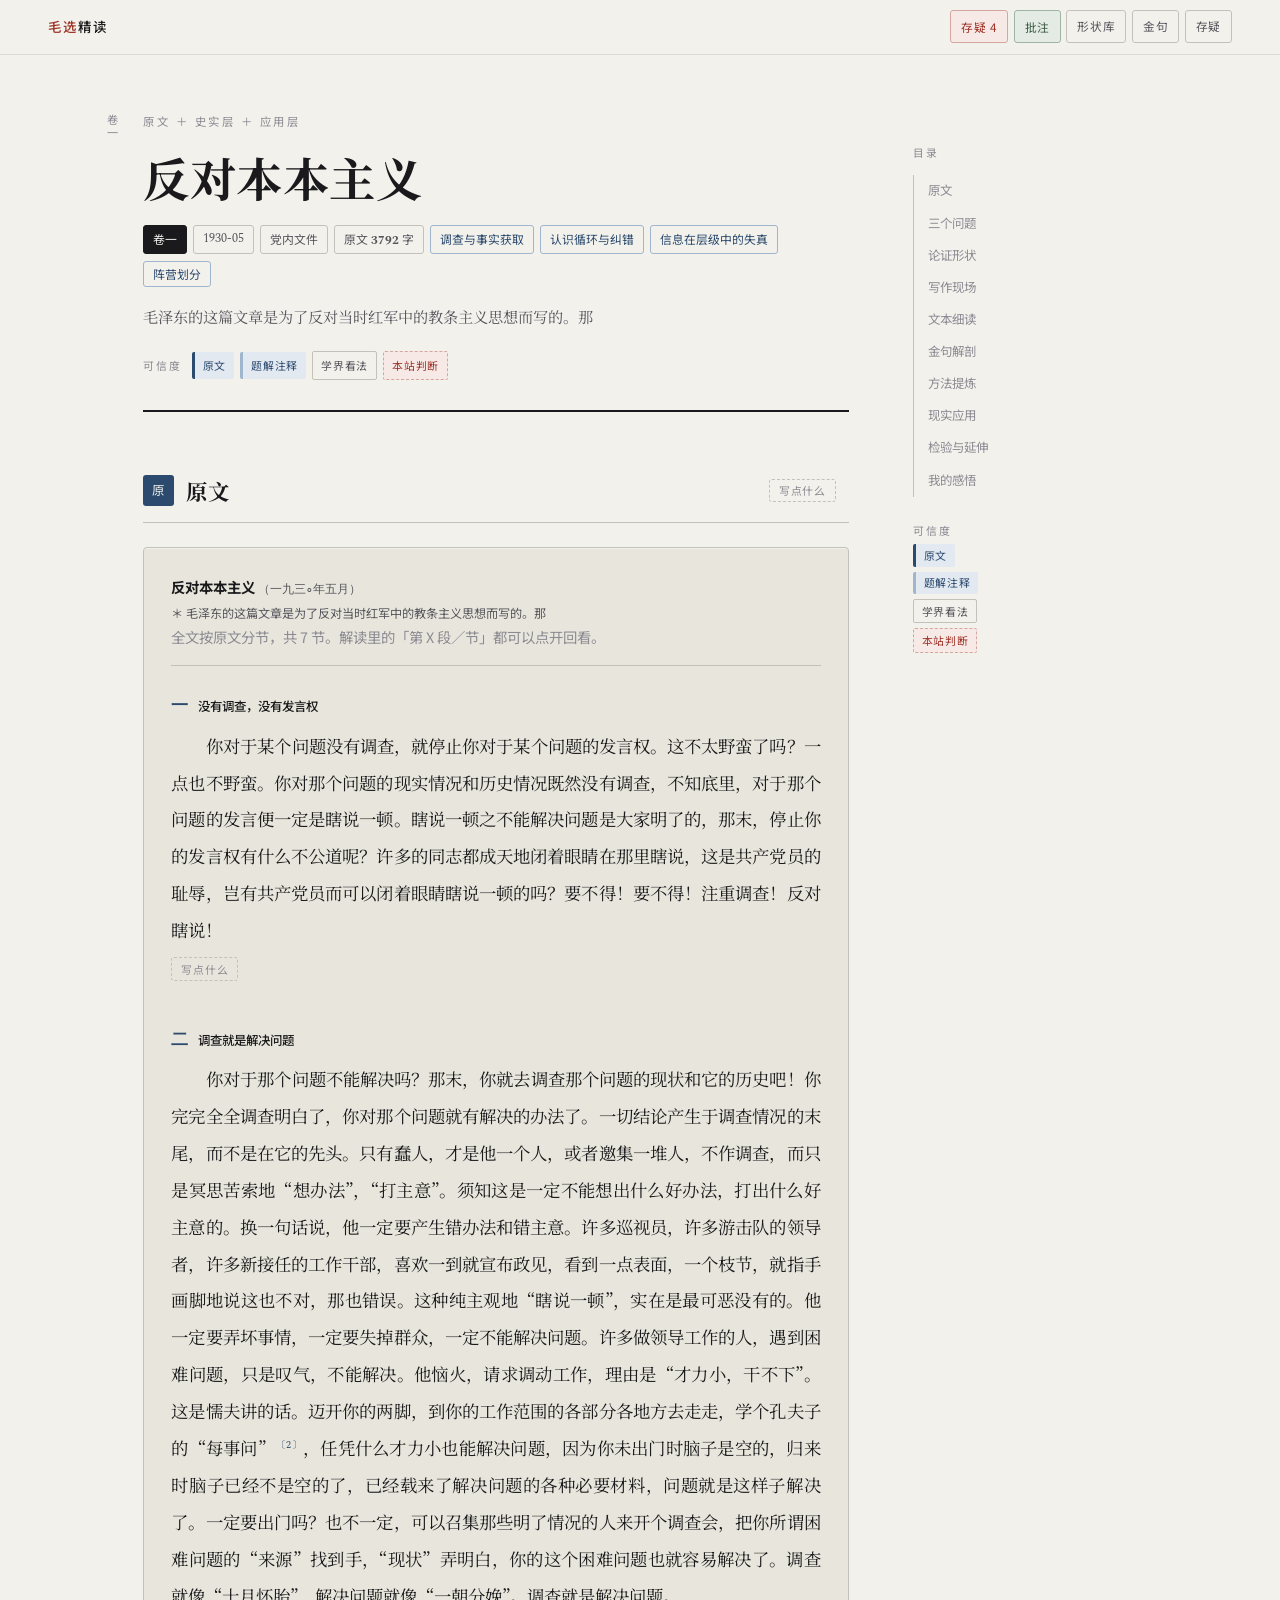
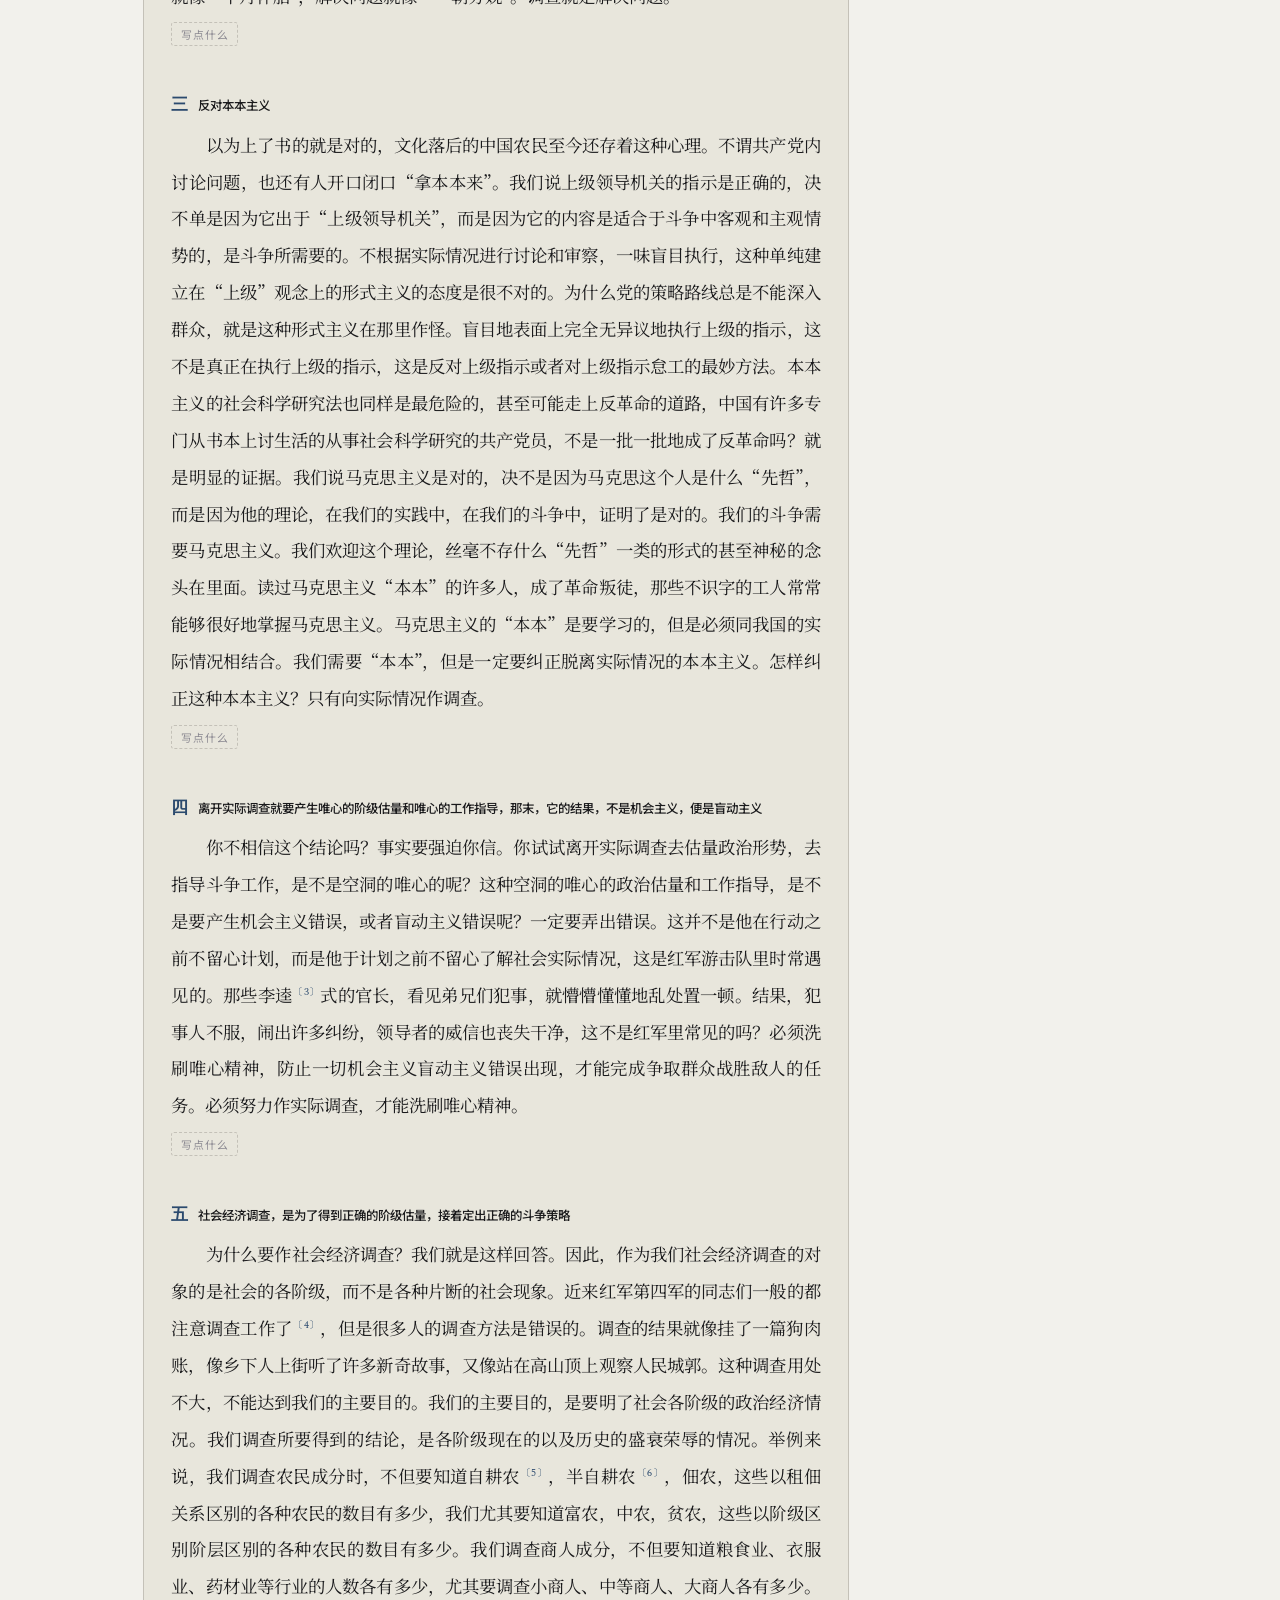
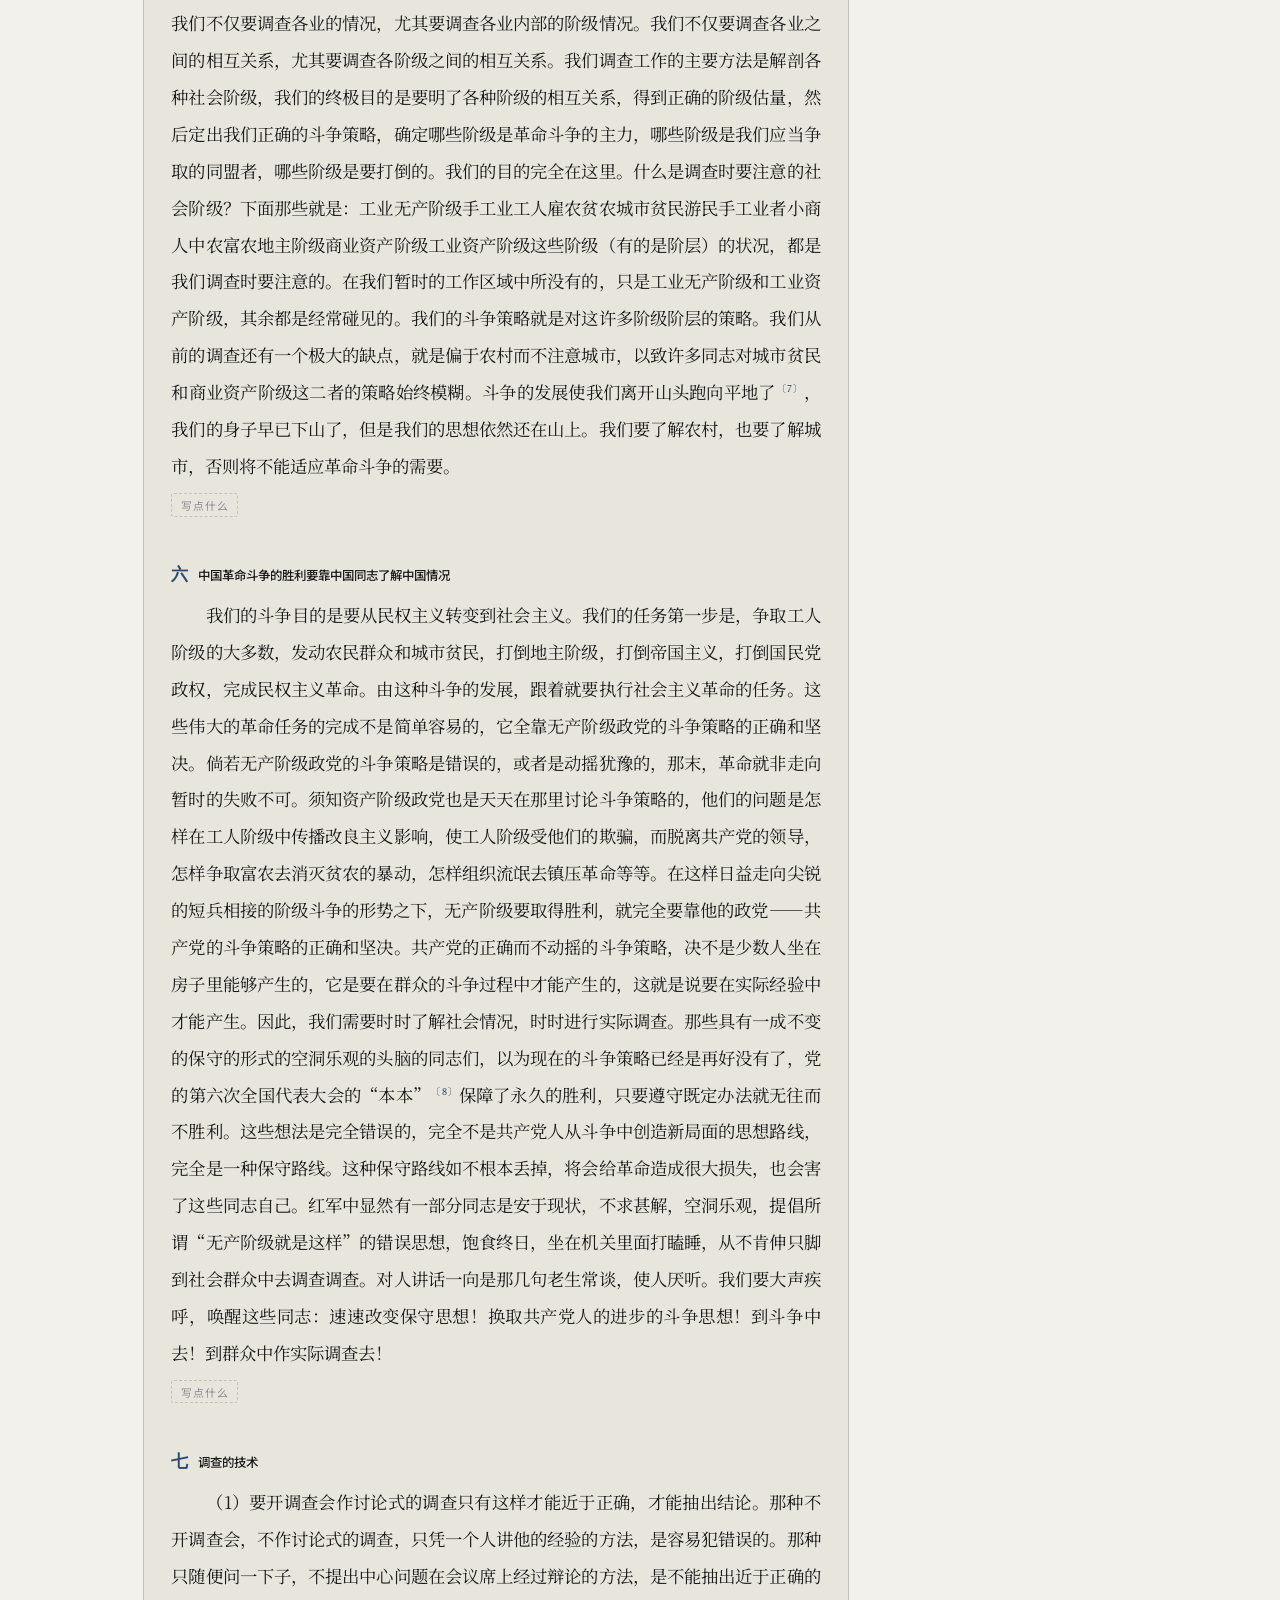
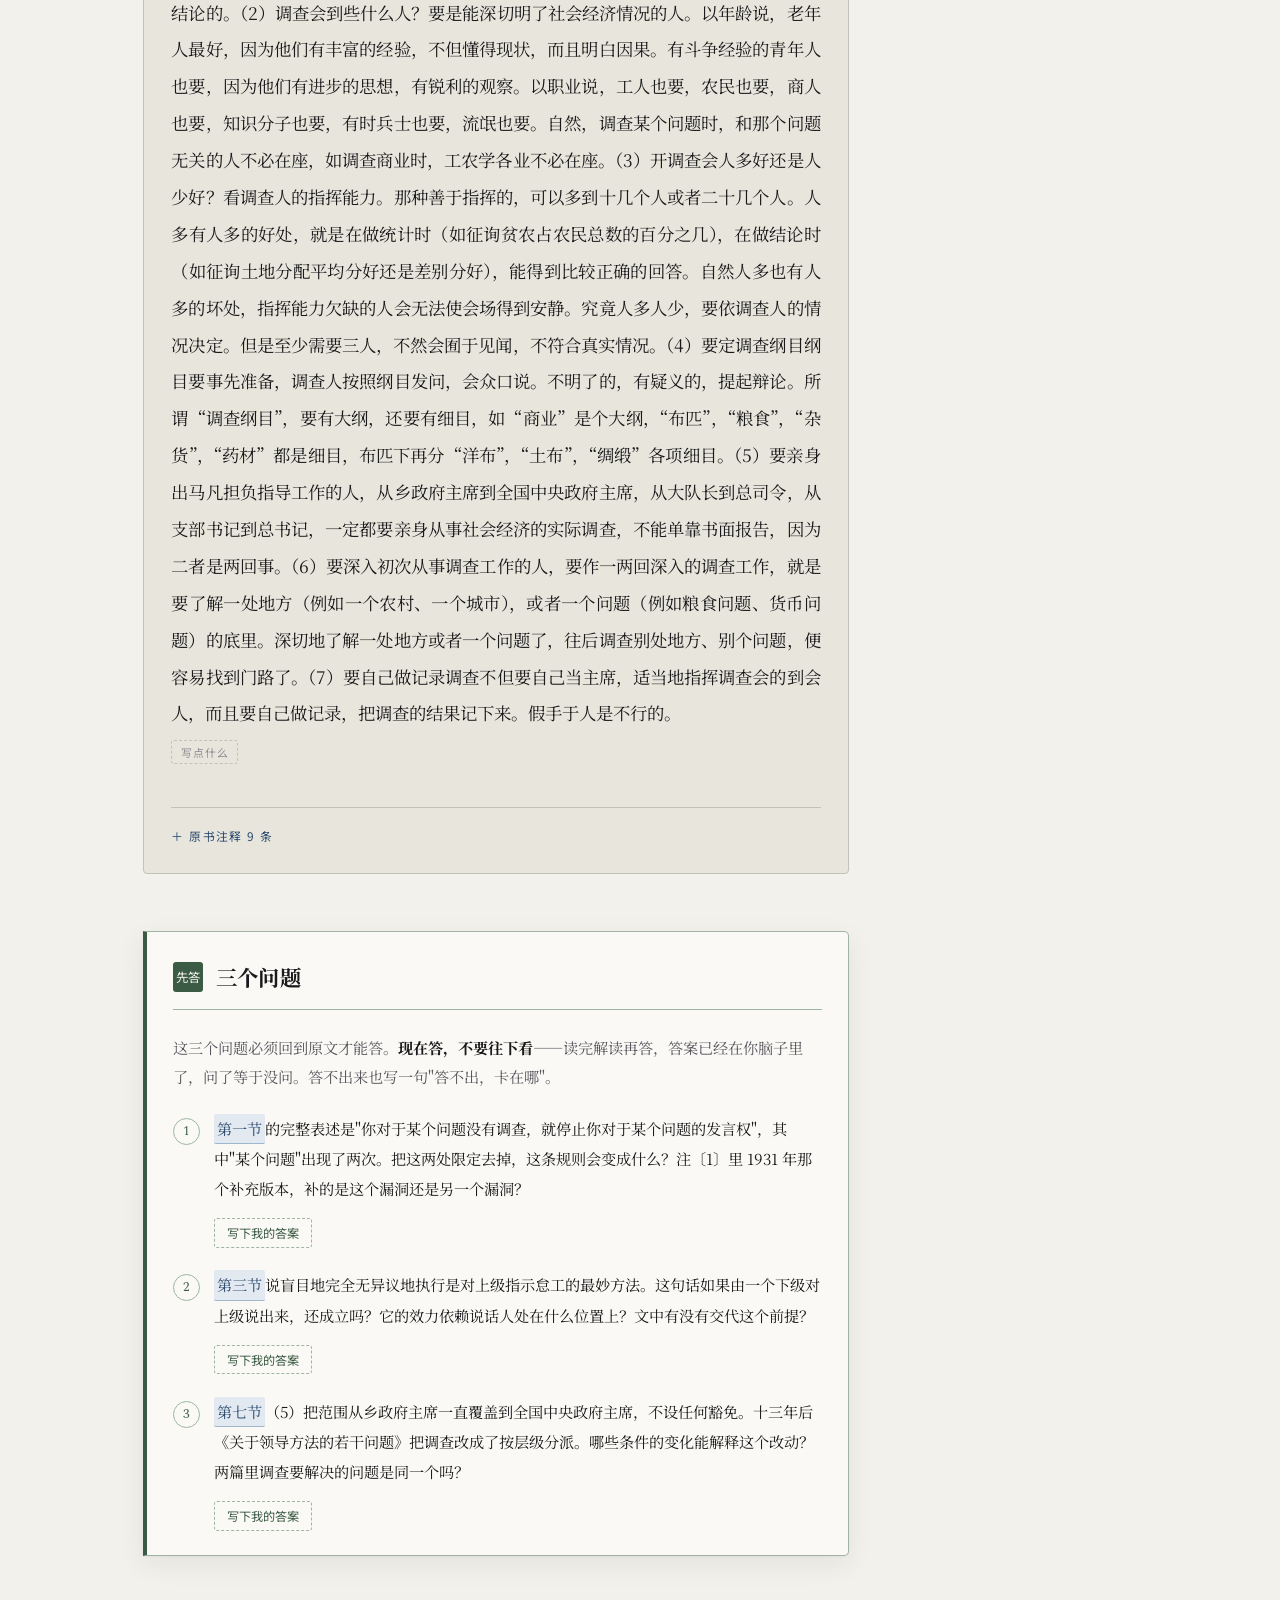
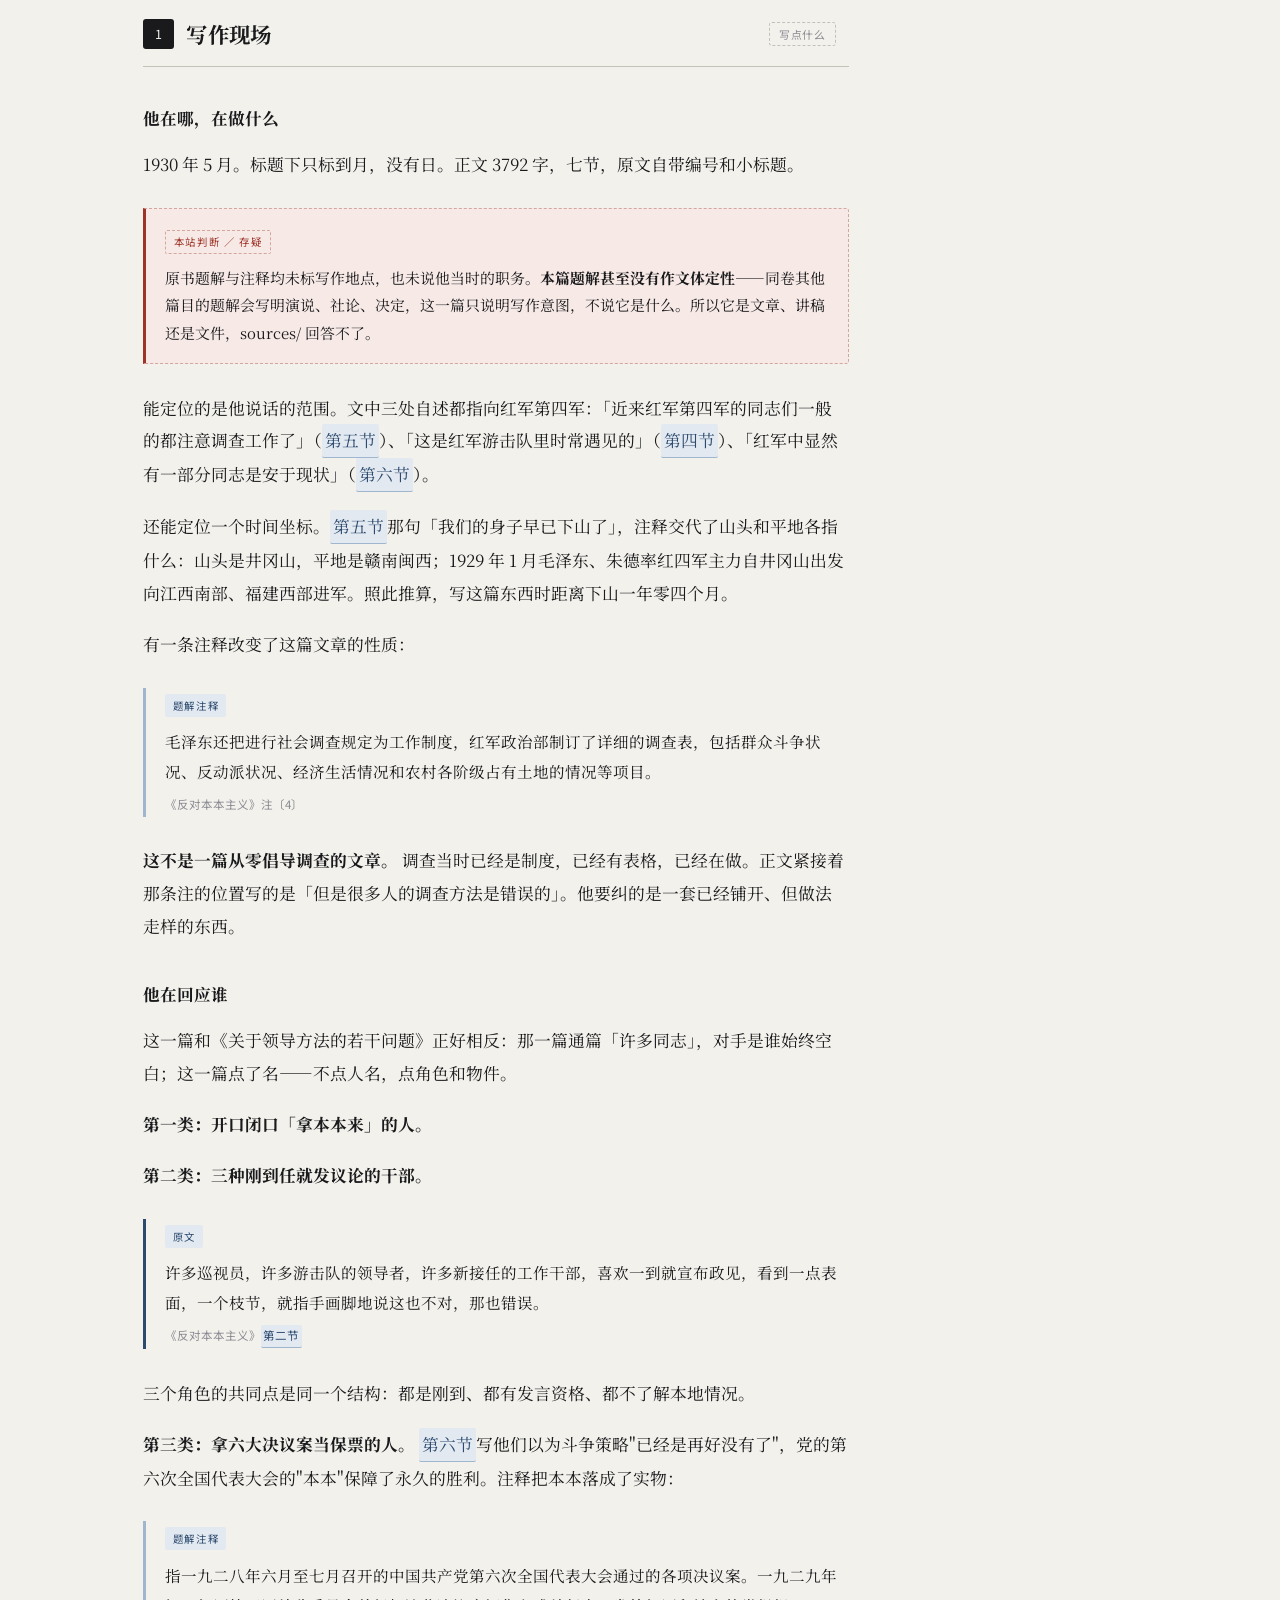
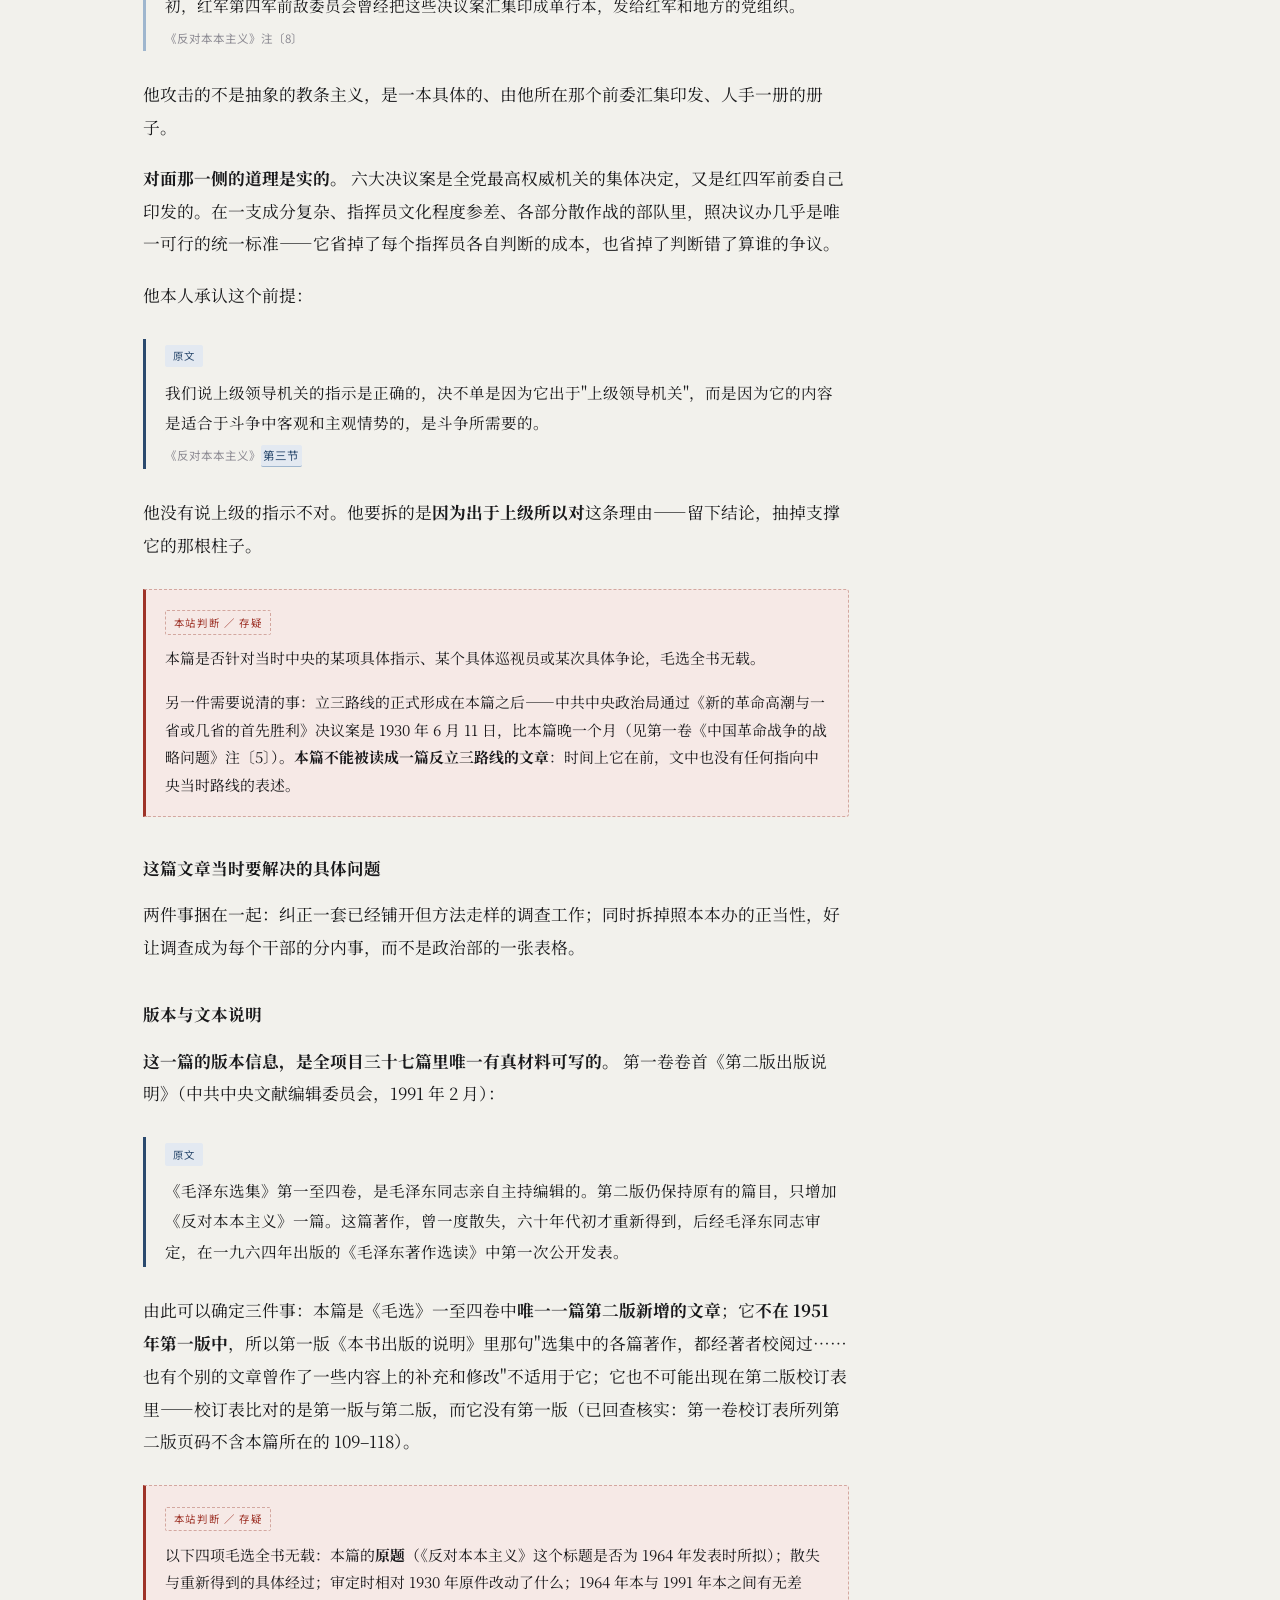
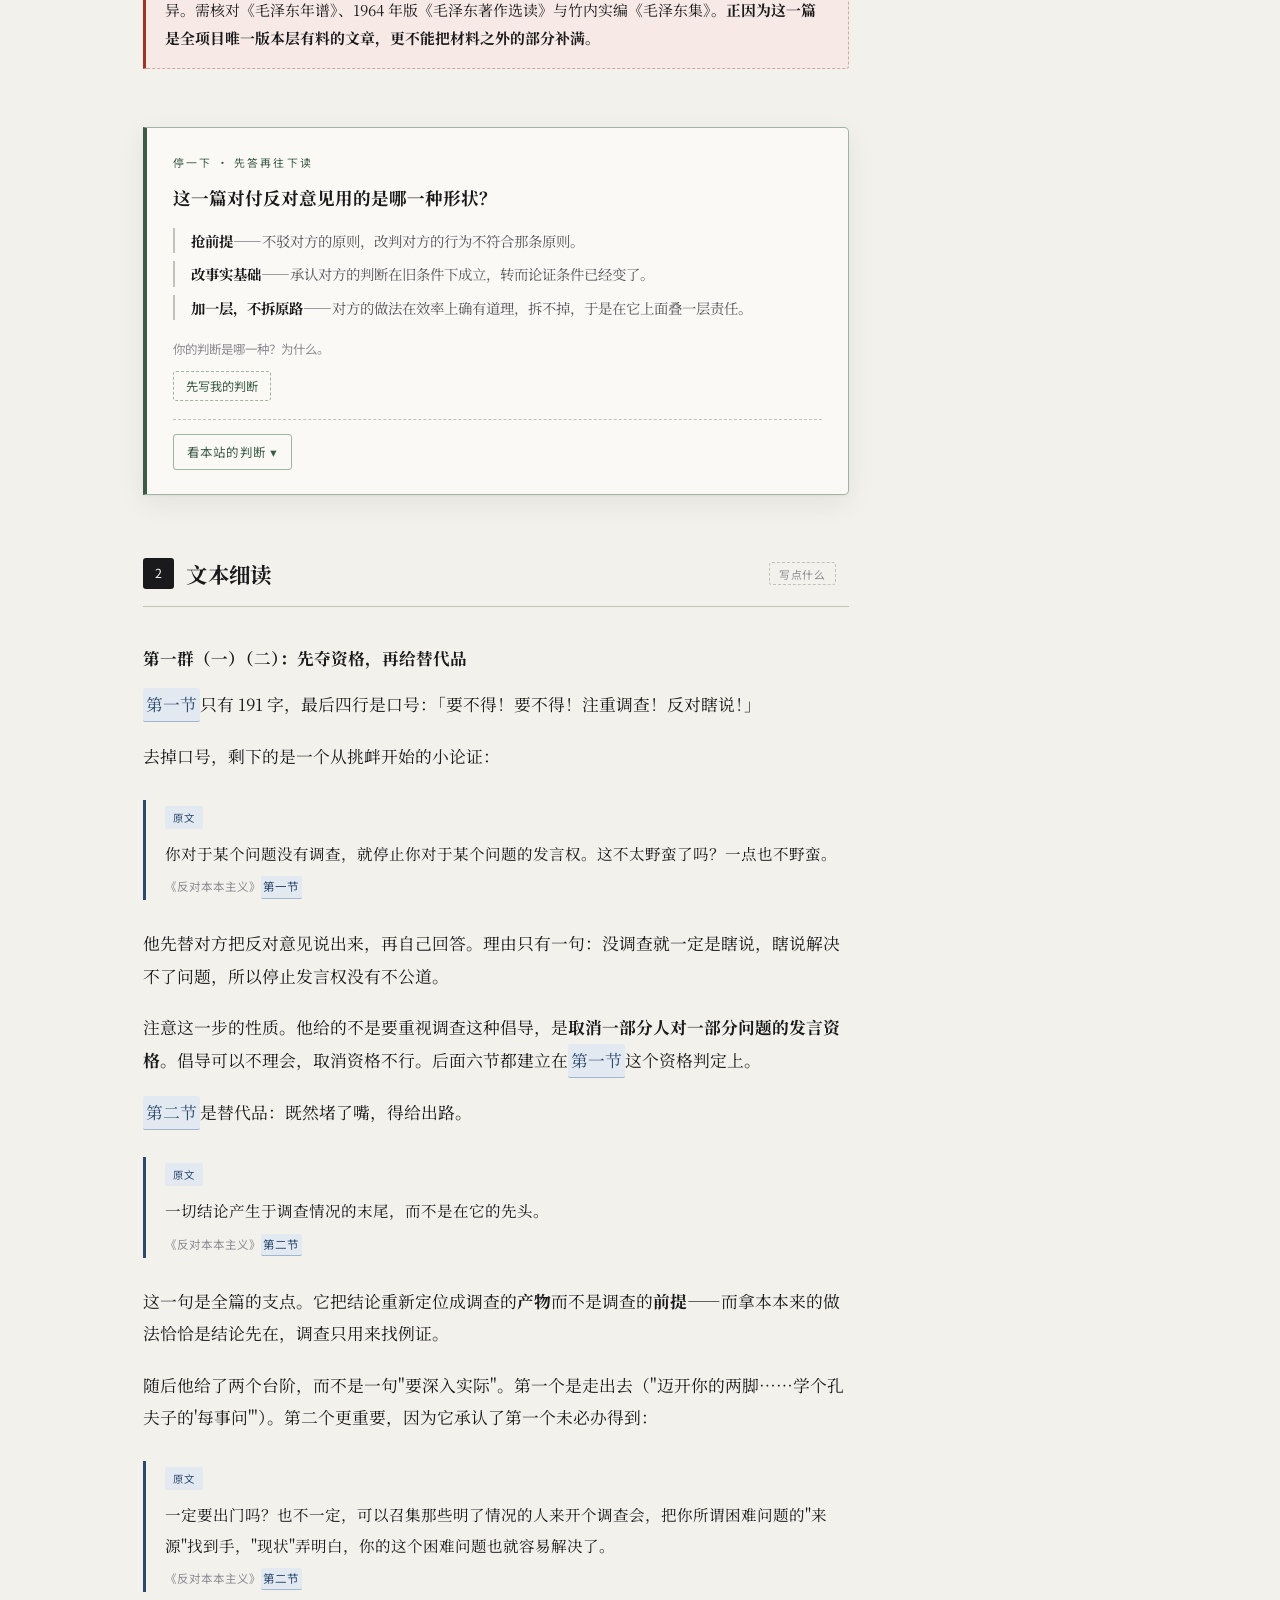
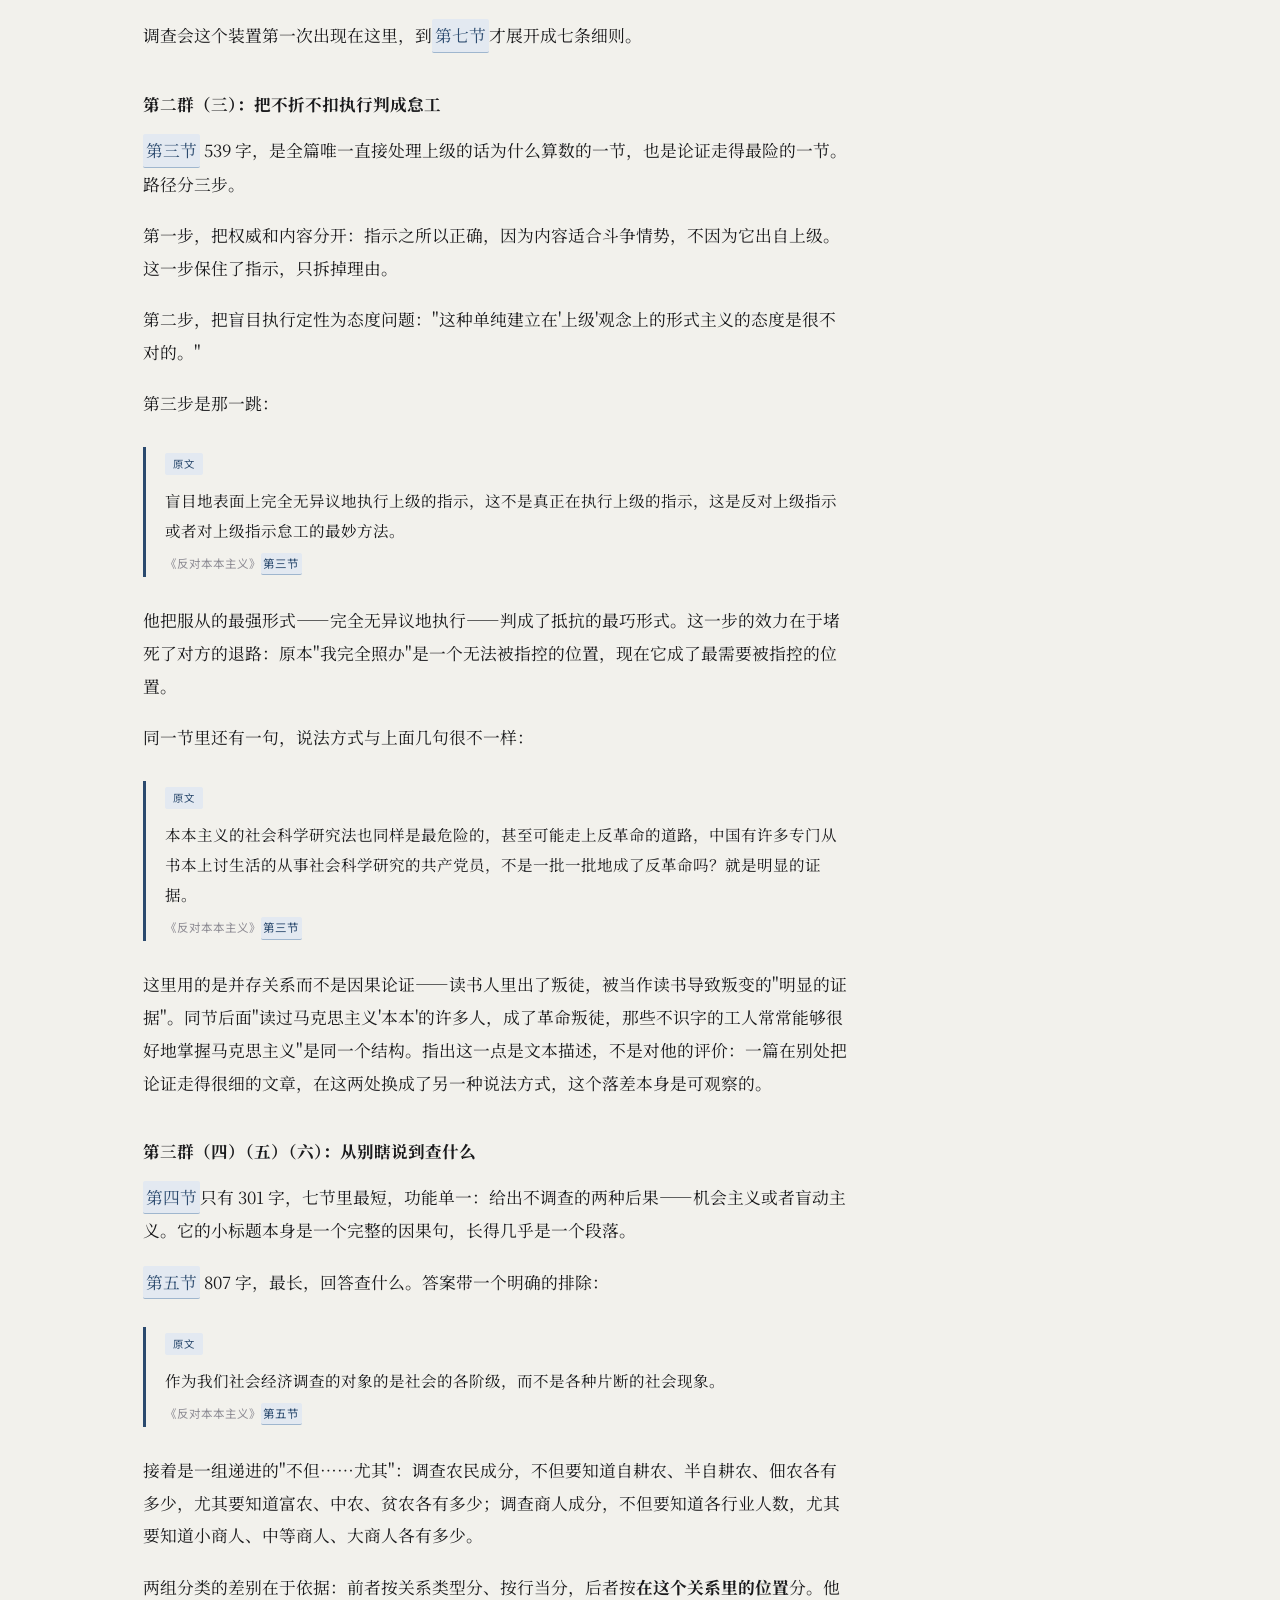
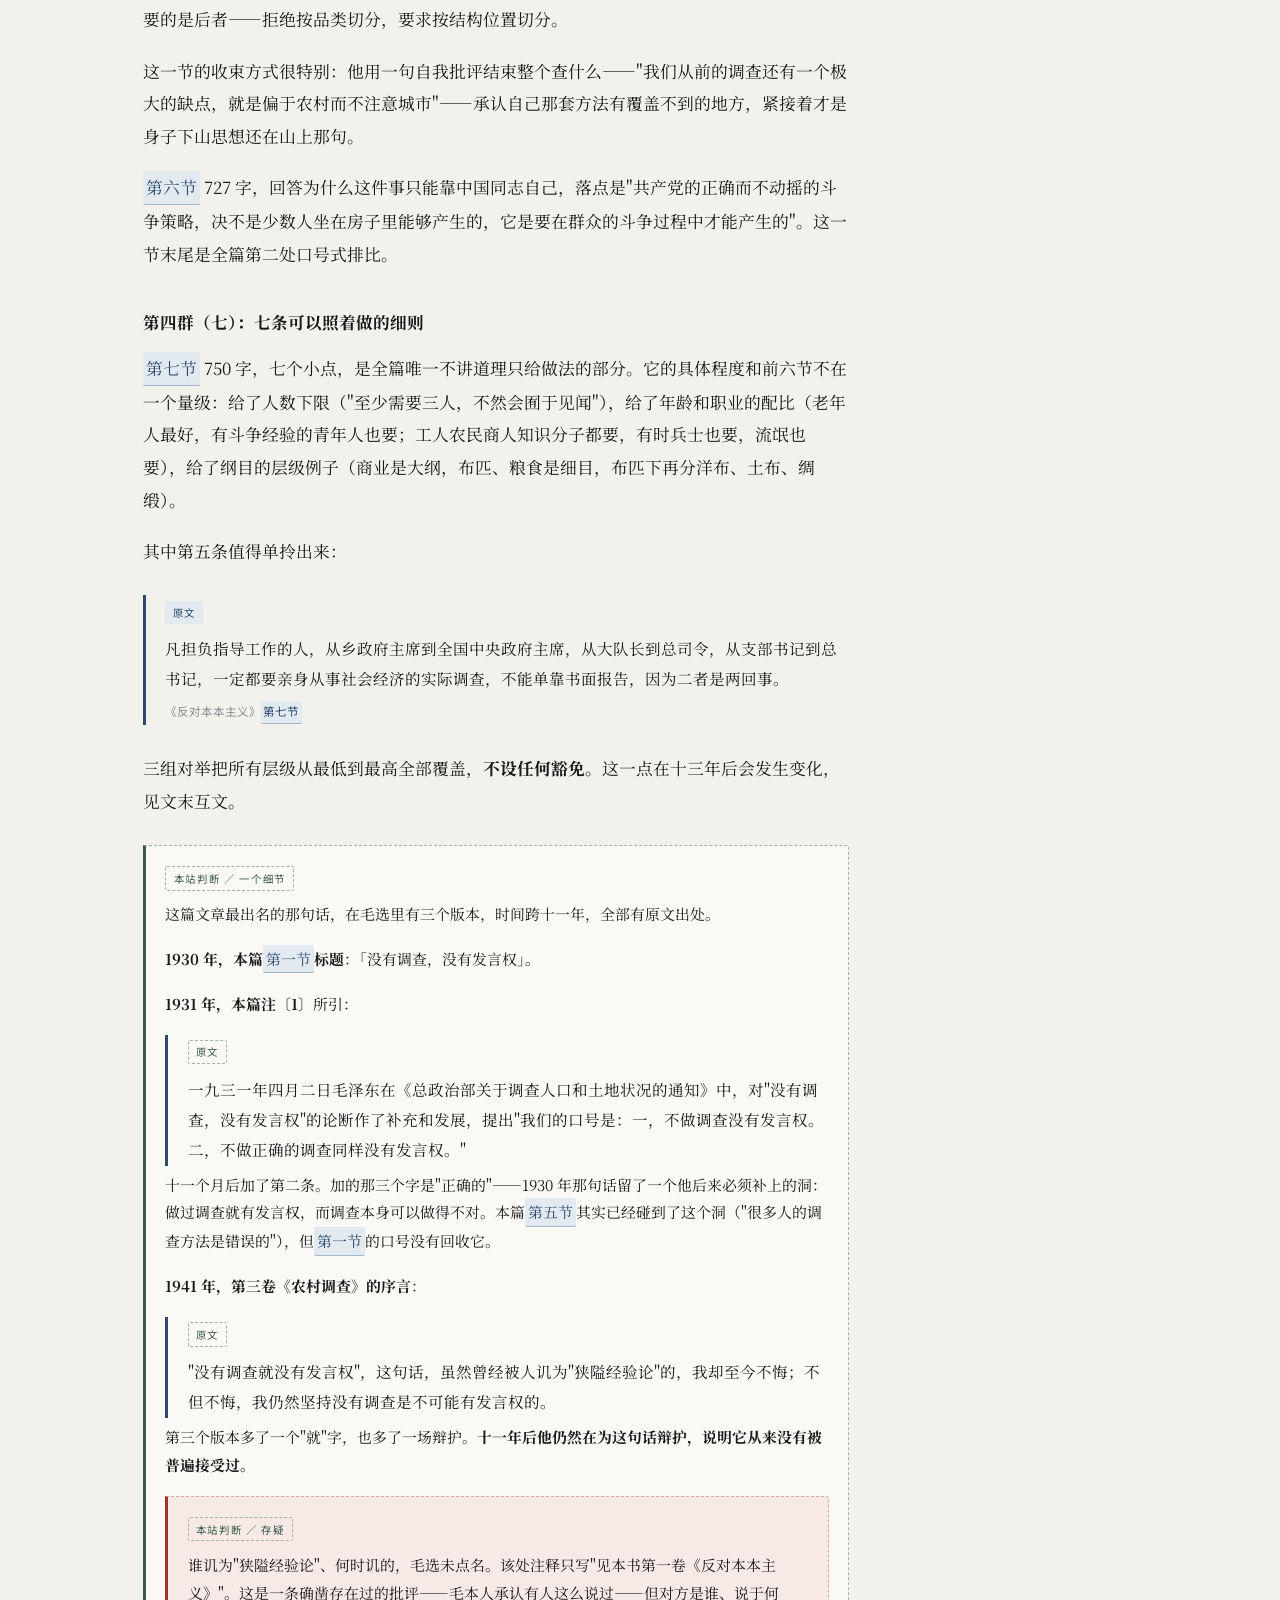
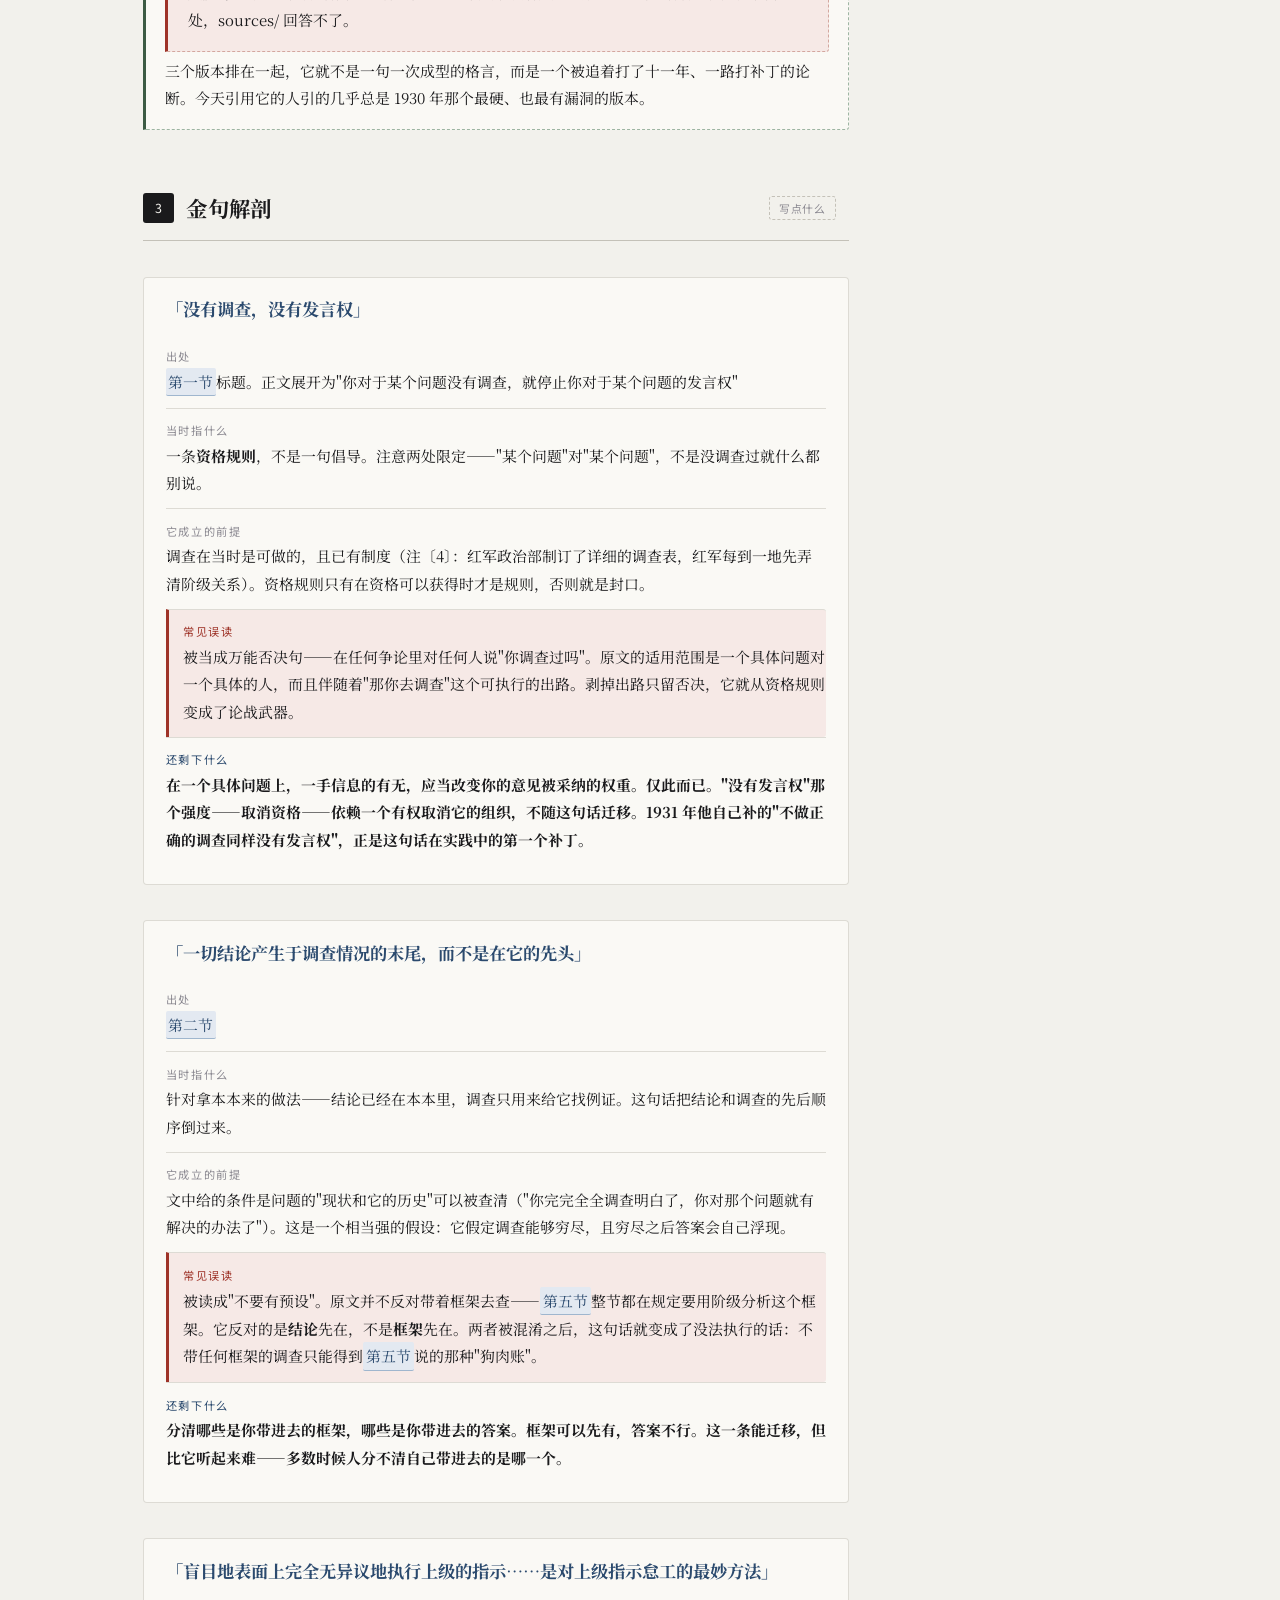
<file: a/a01.html>
<!doctype html>
<html lang="zh-CN">
<head>
<meta charset="utf-8">
<meta name="viewport" content="width=device-width,initial-scale=1,viewport-fit=cover">
<title>反对本本主义 · 毛选精读</title><link rel="preconnect" href="https://fonts.googleapis.com"><link rel="preconnect" href="https://fonts.gstatic.com" crossorigin><link rel="stylesheet" href="https://fonts.googleapis.com/css2?family=Noto+Serif+SC:wght@400;700&family=Noto+Sans+SC:wght@500&family=Spectral:ital,wght@0,400;0,600;1,400&display=swap"><link rel="stylesheet" href="../app.css">
</head>
<body>
<header class="bar"><div class="bar-in"><a class="home" href="../index.html"><span class="hm">毛选</span>精读</a><nav class="chips"><button class="cb d" id="dj" type="button">存疑</button><button class="cb n" id="nj" type="button">批注</button><a class="cb" href="../shapes.html">形状库</a><a class="cb" href="../quotes.html">金句</a><a class="cb" href="../doubts.html">存疑</a></nav></div><div class="prog" id="prog"></div></header>
<div class="shell"><div class="grid"><article>
<header class="mast">
 <div class="rail">卷一</div>
 <p class="eyebrow">原文 ＋ 史实层 ＋ 应用层</p>
 <h1>反对本本主义</h1>
 <div class="meta"><span class="vol">卷一</span><span class="num">1930-05</span><span>党内文件</span><span>原文 <b class="num">3792</b> 字</span><span class="th">调查与事实获取</span><span class="th">认识循环与纠错</span><span class="th">信息在层级中的失真</span><span class="th">阵营划分</span></div>
 <p class="lede"> 毛泽东的这篇文章是为了反对当时红军中的教条主义思想而写的。那</p>
 <div class="key"><span class="kt">可信度</span><span class="k1">原文</span><span class="k2">题解注释</span><span class="k3">学界看法</span><span class="k4">本站判断</span></div>
</header>
<nav class="tocm"><div class="tt">这一篇怎么读</div><ol><li><a href="#s0">原文</a></li><li><a href="#s0b">三个问题</a></li><li><a href="#quiz">论证形状</a></li><li><a href="#s1">写作现场</a></li><li><a href="#s2">文本细读</a></li><li><a href="#s3">金句解剖</a></li><li><a href="#s4">方法提炼</a></li><li><a href="#s5">现实应用</a></li><li><a href="#s6">检验与延伸</a></li><li><a href="#s7">我的感悟</a></li></ol>
<p class="tn">顺序是有意的：<b>先读原文，再答三问，再猜形状</b>，然后才看解读。</p></nav>

<section class="sec src" id="s0"><div class="sh"><span class="sn">原</span><h2>原文</h2>
<button class="anb" data-a="s0" data-l="原文（整篇）" type="button">写点什么</button></div>
<div class="srcwrap">
 <div class="srchead"><b>反对本本主义</b> <span class="num">（一九三○年五月）</span><br>＊  毛泽东的这篇文章是为了反对当时红军中的教条主义思想而写的。那<br>
 <span class="dim">全文按原文分节，共 7 节。解读里的「第 X 段／节」都可以点开回看。</span></div>
 <section class="op" id="p1"><div class="opn"><span class="num">一</span><span class="opt">没有调查，没有发言权</span></div><p>你对于某个问题没有调查，就停止你对于某个问题的发言权。这不太野蛮了吗？一点也不野蛮。你对那个问题的现实情况和历史情况既然没有调查，不知底里，对于那个问题的发言便一定是瞎说一顿。瞎说一顿之不能解决问题是大家明了的，那末，停止你的发言权有什么不公道呢？许多的同志都成天地闭着眼睛在那里瞎说，这是共产党员的耻辱，岂有共产党员而可以闭着眼睛瞎说一顿的吗？要不得！要不得！注重调查！反对瞎说！</p><button class="anb" data-a="p1" data-l="原文第一节" type="button">写点什么</button></section>
<section class="op" id="p2"><div class="opn"><span class="num">二</span><span class="opt">调查就是解决问题</span></div><p>你对于那个问题不能解决吗？那末，你就去调查那个问题的现状和它的历史吧！你完完全全调查明白了，你对那个问题就有解决的办法了。一切结论产生于调查情况的末尾，而不是在它的先头。只有蠢人，才是他一个人，或者邀集一堆人，不作调查，而只是冥思苦索地“想办法”，“打主意”。须知这是一定不能想出什么好办法，打出什么好主意的。换一句话说，他一定要产生错办法和错主意。许多巡视员，许多游击队的领导者，许多新接任的工作干部，喜欢一到就宣布政见，看到一点表面，一个枝节，就指手画脚地说这也不对，那也错误。这种纯主观地“瞎说一顿”，实在是最可恶没有的。他一定要弄坏事情，一定要失掉群众，一定不能解决问题。许多做领导工作的人，遇到困难问题，只是叹气，不能解决。他恼火，请求调动工作，理由是“才力小，干不下”。这是懦夫讲的话。迈开你的两脚，到你的工作范围的各部分各地方去走走，学个孔夫子的“每事问”<sup class="nt">2</sup>，任凭什么才力小也能解决问题，因为你未出门时脑子是空的，归来时脑子已经不是空的了，已经载来了解决问题的各种必要材料，问题就是这样子解决了。一定要出门吗？也不一定，可以召集那些明了情况的人来开个调查会，把你所谓困难问题的“来源”找到手，“现状”弄明白，你的这个困难问题也就容易解决了。调查就像“十月怀胎”，解决问题就像“一朝分娩”。调查就是解决问题。</p><button class="anb" data-a="p2" data-l="原文第二节" type="button">写点什么</button></section>
<section class="op" id="p3"><div class="opn"><span class="num">三</span><span class="opt">反对本本主义</span></div><p>以为上了书的就是对的，文化落后的中国农民至今还存着这种心理。不谓共产党内讨论问题，也还有人开口闭口“拿本本来”。我们说上级领导机关的指示是正确的，决不单是因为它出于“上级领导机关”，而是因为它的内容是适合于斗争中客观和主观情势的，是斗争所需要的。不根据实际情况进行讨论和审察，一味盲目执行，这种单纯建立在“上级”观念上的形式主义的态度是很不对的。为什么党的策略路线总是不能深入群众，就是这种形式主义在那里作怪。盲目地表面上完全无异议地执行上级的指示，这不是真正在执行上级的指示，这是反对上级指示或者对上级指示怠工的最妙方法。本本主义的社会科学研究法也同样是最危险的，甚至可能走上反革命的道路，中国有许多专门从书本上讨生活的从事社会科学研究的共产党员，不是一批一批地成了反革命吗？就是明显的证据。我们说马克思主义是对的，决不是因为马克思这个人是什么“先哲”，而是因为他的理论，在我们的实践中，在我们的斗争中，证明了是对的。我们的斗争需要马克思主义。我们欢迎这个理论，丝毫不存什么“先哲”一类的形式的甚至神秘的念头在里面。读过马克思主义“本本”的许多人，成了革命叛徒，那些不识字的工人常常能够很好地掌握马克思主义。马克思主义的“本本”是要学习的，但是必须同我国的实际情况相结合。我们需要“本本”，但是一定要纠正脱离实际情况的本本主义。怎样纠正这种本本主义？只有向实际情况作调查。</p><button class="anb" data-a="p3" data-l="原文第三节" type="button">写点什么</button></section>
<section class="op" id="p4"><div class="opn"><span class="num">四</span><span class="opt">离开实际调查就要产生唯心的阶级估量和唯心的工作指导，那末，它的结果，不是机会主义，便是盲动主义</span></div><p>你不相信这个结论吗？事实要强迫你信。你试试离开实际调查去估量政治形势，去指导斗争工作，是不是空洞的唯心的呢？这种空洞的唯心的政治估量和工作指导，是不是要产生机会主义错误，或者盲动主义错误呢？一定要弄出错误。这并不是他在行动之前不留心计划，而是他于计划之前不留心了解社会实际情况，这是红军游击队里时常遇见的。那些李逵<sup class="nt">3</sup>式的官长，看见弟兄们犯事，就懵懵懂懂地乱处置一顿。结果，犯事人不服，闹出许多纠纷，领导者的威信也丧失干净，这不是红军里常见的吗？必须洗刷唯心精神，防止一切机会主义盲动主义错误出现，才能完成争取群众战胜敌人的任务。必须努力作实际调查，才能洗刷唯心精神。</p><button class="anb" data-a="p4" data-l="原文第四节" type="button">写点什么</button></section>
<section class="op" id="p5"><div class="opn"><span class="num">五</span><span class="opt">社会经济调查，是为了得到正确的阶级估量，接着定出正确的斗争策略</span></div><p>为什么要作社会经济调查？我们就是这样回答。因此，作为我们社会经济调查的对象的是社会的各阶级，而不是各种片断的社会现象。近来红军第四军的同志们一般的都注意调查工作了<sup class="nt">4</sup>，但是很多人的调查方法是错误的。调查的结果就像挂了一篇狗肉账，像乡下人上街听了许多新奇故事，又像站在高山顶上观察人民城郭。这种调查用处不大，不能达到我们的主要目的。我们的主要目的，是要明了社会各阶级的政治经济情况。我们调查所要得到的结论，是各阶级现在的以及历史的盛衰荣辱的情况。举例来说，我们调查农民成分时，不但要知道自耕农<sup class="nt">5</sup>，半自耕农<sup class="nt">6</sup>，佃农，这些以租佃关系区别的各种农民的数目有多少，我们尤其要知道富农，中农，贫农，这些以阶级区别阶层区别的各种农民的数目有多少。我们调查商人成分，不但要知道粮食业、衣服业、药材业等行业的人数各有多少，尤其要调查小商人、中等商人、大商人各有多少。我们不仅要调查各业的情况，尤其要调查各业内部的阶级情况。我们不仅要调查各业之间的相互关系，尤其要调查各阶级之间的相互关系。我们调查工作的主要方法是解剖各种社会阶级，我们的终极目的是要明了各种阶级的相互关系，得到正确的阶级估量，然后定出我们正确的斗争策略，确定哪些阶级是革命斗争的主力，哪些阶级是我们应当争取的同盟者，哪些阶级是要打倒的。我们的目的完全在这里。什么是调查时要注意的社会阶级？下面那些就是：工业无产阶级手工业工人雇农贫农城市贫民游民手工业者小商人中农富农地主阶级商业资产阶级工业资产阶级这些阶级（有的是阶层）的状况，都是我们调查时要注意的。在我们暂时的工作区域中所没有的，只是工业无产阶级和工业资产阶级，其余都是经常碰见的。我们的斗争策略就是对这许多阶级阶层的策略。我们从前的调查还有一个极大的缺点，就是偏于农村而不注意城市，以致许多同志对城市贫民和商业资产阶级这二者的策略始终模糊。斗争的发展使我们离开山头跑向平地了<sup class="nt">7</sup>，我们的身子早已下山了，但是我们的思想依然还在山上。我们要了解农村，也要了解城市，否则将不能适应革命斗争的需要。</p><button class="anb" data-a="p5" data-l="原文第五节" type="button">写点什么</button></section>
<section class="op" id="p6"><div class="opn"><span class="num">六</span><span class="opt">中国革命斗争的胜利要靠中国同志了解中国情况</span></div><p>我们的斗争目的是要从民权主义转变到社会主义。我们的任务第一步是，争取工人阶级的大多数，发动农民群众和城市贫民，打倒地主阶级，打倒帝国主义，打倒国民党政权，完成民权主义革命。由这种斗争的发展，跟着就要执行社会主义革命的任务。这些伟大的革命任务的完成不是简单容易的，它全靠无产阶级政党的斗争策略的正确和坚决。倘若无产阶级政党的斗争策略是错误的，或者是动摇犹豫的，那末，革命就非走向暂时的失败不可。须知资产阶级政党也是天天在那里讨论斗争策略的，他们的问题是怎样在工人阶级中传播改良主义影响，使工人阶级受他们的欺骗，而脱离共产党的领导，怎样争取富农去消灭贫农的暴动，怎样组织流氓去镇压革命等等。在这样日益走向尖锐的短兵相接的阶级斗争的形势之下，无产阶级要取得胜利，就完全要靠他的政党——共产党的斗争策略的正确和坚决。共产党的正确而不动摇的斗争策略，决不是少数人坐在房子里能够产生的，它是要在群众的斗争过程中才能产生的，这就是说要在实际经验中才能产生。因此，我们需要时时了解社会情况，时时进行实际调查。那些具有一成不变的保守的形式的空洞乐观的头脑的同志们，以为现在的斗争策略已经是再好没有了，党的第六次全国代表大会的“本本”<sup class="nt">8</sup>保障了永久的胜利，只要遵守既定办法就无往而不胜利。这些想法是完全错误的，完全不是共产党人从斗争中创造新局面的思想路线，完全是一种保守路线。这种保守路线如不根本丢掉，将会给革命造成很大损失，也会害了这些同志自己。红军中显然有一部分同志是安于现状，不求甚解，空洞乐观，提倡所谓“无产阶级就是这样”的错误思想，饱食终日，坐在机关里面打瞌睡，从不肯伸只脚到社会群众中去调查调查。对人讲话一向是那几句老生常谈，使人厌听。我们要大声疾呼，唤醒这些同志：速速改变保守思想！换取共产党人的进步的斗争思想！到斗争中去！到群众中作实际调查去！</p><button class="anb" data-a="p6" data-l="原文第六节" type="button">写点什么</button></section>
<section class="op" id="p7"><div class="opn"><span class="num">七</span><span class="opt">调查的技术</span></div><p>（1）要开调查会作讨论式的调查只有这样才能近于正确，才能抽出结论。那种不开调查会，不作讨论式的调查，只凭一个人讲他的经验的方法，是容易犯错误的。那种只随便问一下子，不提出中心问题在会议席上经过辩论的方法，是不能抽出近于正确的结论的。（2）调查会到些什么人？要是能深切明了社会经济情况的人。以年龄说，老年人最好，因为他们有丰富的经验，不但懂得现状，而且明白因果。有斗争经验的青年人也要，因为他们有进步的思想，有锐利的观察。以职业说，工人也要，农民也要，商人也要，知识分子也要，有时兵士也要，流氓也要。自然，调查某个问题时，和那个问题无关的人不必在座，如调查商业时，工农学各业不必在座。（3）开调查会人多好还是人少好？看调查人的指挥能力。那种善于指挥的，可以多到十几个人或者二十几个人。人多有人多的好处，就是在做统计时（如征询贫农占农民总数的百分之几），在做结论时（如征询土地分配平均分好还是差别分好），能得到比较正确的回答。自然人多也有人多的坏处，指挥能力欠缺的人会无法使会场得到安静。究竟人多人少，要依调查人的情况决定。但是至少需要三人，不然会囿于见闻，不符合真实情况。（4）要定调查纲目纲目要事先准备，调查人按照纲目发问，会众口说。不明了的，有疑义的，提起辩论。所谓“调查纲目”，要有大纲，还要有细目，如“商业”是个大纲，“布匹”，“粮食”，“杂货”，“药材”都是细目，布匹下再分“洋布”，“土布”，“绸缎”各项细目。（5）要亲身出马凡担负指导工作的人，从乡政府主席到全国中央政府主席，从大队长到总司令，从支部书记到总书记，一定都要亲身从事社会经济的实际调查，不能单靠书面报告，因为二者是两回事。（6）要深入初次从事调查工作的人，要作一两回深入的调查工作，就是要了解一处地方（例如一个农村、一个城市），或者一个问题（例如粮食问题、货币问题）的底里。深切地了解一处地方或者一个问题了，往后调查别处地方、别个问题，便容易找到门路了。（7）要自己做记录调查不但要自己当主席，适当地指挥调查会的到会人，而且要自己做记录，把调查的结果记下来。假手于人是不行的。</p><button class="anb" data-a="p7" data-l="原文第七节" type="button">写点什么</button></section>
 <details class="notesrc"><summary>原书注释 9 条</summary><p>〔1〕时没有用“教条主义”这个名称，而叫它做“本本主义”。</p><p>〔1〕一九三一年四月二日毛泽东在《总政治部关于调查人口和土地状况的通知》中，对“没有调查，没有发言权”的论断作了补充和发展，提出“我们的口号是：一，不做调查没有发言权。二，不做正确的调查同样没有发言权。”</p><p>〔2〕见《论语·八佾》。原文是：“子入太庙，每事问。”</p><p>〔3〕李逵是《水浒传》中的一个英雄人物。他朴直豪爽，对农民革命事业很忠诚，但是处事鲁莽。</p><p>〔4〕毛泽东历来重视调查工作，把进行社会调查作为领导工作的首要任务和决定政策的基础。在毛泽东的倡导下，红军第四军的调查工作逐渐地开展起来。毛泽东还把进行社会调查规定为工作制度，红军政治部制订了详细的调查表，包括群众斗争状况、反动派状况、经济生活情况和农村各阶级占有土地的情况等项目。红军每到一个地方，都首先要弄清当地的阶级关系状况，然后再提出切合群众需要的口号。</p><p>〔5〕这里是指中农。</p><p>〔6〕见本卷《中国社会各阶级的分析》注〔10〕。</p><p>〔7〕这里所说的山头指江西、湖南边界的井冈山地区，平地指江西南部、福建西部地区。一九二九年一月，毛泽东、朱德率领红军第四军的主力，自井冈山出发，向江西南部、福建西部进军，开辟赣南、闽西两大革命根据地。</p><p>〔8〕指一九二八年六月至七月召开的中国共产党第六次全国代表大会通过的各项决议案。一九二九年初，红军第四军前敌委员会曾经把这些决议案汇集印成单行本，发给红军和地方的党组织。</p><p class="prov">录自《毛泽东选集》第一卷，人民出版社 1991 年第二版，第 109–118 页。逐字抽自原书，未作改动。</p></details>
</div></section>
<section class="sec ask" id="s0b"><div class="sh"><span class="sn">先答</span><h2>三个问题</h2></div><p class="lede">这三个问题必须回到原文才能答。<b>现在答，不要往下看</b>——读完解读再答，答案已经在你脑子里了，问了等于没问。答不出来也写一句"答不出，卡在哪"。</p><ol class="qlist"><li><div class="qn">1</div><div class="qb"><p><button class="pr" data-p="一">第一节</button>的完整表述是"你对于某个问题没有调查，就停止你对于某个问题的发言权"，其中"某个问题"出现了两次。把这两处限定去掉，这条规则会变成什么？注〔1〕里 1931 年那个补充版本，补的是这个漏洞还是另一个漏洞？</p><div class="try" data-k="a01:q1" data-l="第 1 问"><div class="tq"></div><div class="tslot"></div><button class="tbtn" type="button">写下我的答案</button></div></div></li><li><div class="qn">2</div><div class="qb"><p><button class="pr" data-p="三">第三节</button>说盲目地完全无异议地执行是对上级指示怠工的最妙方法。这句话如果由一个下级对上级说出来，还成立吗？它的效力依赖说话人处在什么位置上？文中有没有交代这个前提？</p><div class="try" data-k="a01:q2" data-l="第 2 问"><div class="tq"></div><div class="tslot"></div><button class="tbtn" type="button">写下我的答案</button></div></div></li><li><div class="qn">3</div><div class="qb"><p><button class="pr" data-p="七">第七节</button>（5）把范围从乡政府主席一直覆盖到全国中央政府主席，不设任何豁免。十三年后《关于领导方法的若干问题》把调查改成了按层级分派。哪些条件的变化能解释这个改动？两篇里调查要解决的问题是同一个吗？</p><div class="try" data-k="a01:q3" data-l="第 3 问"><div class="tq"></div><div class="tslot"></div><button class="tbtn" type="button">写下我的答案</button></div></div></li></ol></section>
<section class="sec" id="s1"><div class="sh"><span class="sn num">1</span><h2>写作现场</h2><button class="anb" data-a="s1" data-l="写作现场" type="button">写点什么</button></div><h3>他在哪，在做什么</h3>
<p>1930 年 5 月。标题下只标到月，没有日。正文 3792 字，七节，原文自带编号和小标题。</p>
<aside class="lv mine"><span class="lvb">本站判断 ／ 存疑</span><p>原书题解与注释均未标写作地点，也未说他当时的职务。<strong>本篇题解甚至没有作文体定性</strong>——同卷其他篇目的题解会写明演说、社论、决定，这一篇只说明写作意图，不说它是什么。所以它是文章、讲稿还是文件，sources/ 回答不了。</p></aside>
<p>能定位的是他说话的范围。文中三处自述都指向红军第四军：「近来红军第四军的同志们一般的都注意调查工作了」（<button class="pr" data-p="五">第五节</button>）、「这是红军游击队里时常遇见的」（<button class="pr" data-p="四">第四节</button>）、「红军中显然有一部分同志是安于现状」（<button class="pr" data-p="六">第六节</button>）。</p>
<p>还能定位一个时间坐标。<button class="pr" data-p="五">第五节</button>那句「我们的身子早已下山了」，注释交代了山头和平地各指什么：山头是井冈山，平地是赣南闽西；1929 年 1 月毛泽东、朱德率红四军主力自井冈山出发向江西南部、福建西部进军。照此推算，写这篇东西时距离下山一年零四个月。</p>
<p>有一条注释改变了这篇文章的性质：</p>
<figure class="lv zhu q"><span class="lvb">题解注释</span><blockquote>毛泽东还把进行社会调查规定为工作制度，红军政治部制订了详细的调查表，包括群众斗争状况、反动派状况、经济生活情况和农村各阶级占有土地的情况等项目。</blockquote><figcaption>《反对本本主义》注〔4〕</figcaption></figure>
<p><strong>这不是一篇从零倡导调查的文章。</strong> 调查当时已经是制度，已经有表格，已经在做。正文紧接着那条注的位置写的是「但是很多人的调查方法是错误的」。他要纠的是一套已经铺开、但做法走样的东西。</p>
<h3>他在回应谁</h3>
<p>这一篇和《关于领导方法的若干问题》正好相反：那一篇通篇「许多同志」，对手是谁始终空白；这一篇点了名——不点人名，点角色和物件。</p>
<p><strong>第一类：开口闭口「拿本本来」的人。</strong></p>
<p><strong>第二类：三种刚到任就发议论的干部。</strong></p>
<figure class="lv yuan q"><span class="lvb">原文</span><blockquote>许多巡视员，许多游击队的领导者，许多新接任的工作干部，喜欢一到就宣布政见，看到一点表面，一个枝节，就指手画脚地说这也不对，那也错误。</blockquote><figcaption>《反对本本主义》<button class="pr" data-p="二">第二节</button></figcaption></figure>
<p>三个角色的共同点是同一个结构：都是刚到、都有发言资格、都不了解本地情况。</p>
<p><strong>第三类：拿六大决议案当保票的人。</strong> <button class="pr" data-p="六">第六节</button>写他们以为斗争策略"已经是再好没有了"，党的第六次全国代表大会的"本本"保障了永久的胜利。注释把本本落成了实物：</p>
<figure class="lv zhu q"><span class="lvb">题解注释</span><blockquote>指一九二八年六月至七月召开的中国共产党第六次全国代表大会通过的各项决议案。一九二九年初，红军第四军前敌委员会曾经把这些决议案汇集印成单行本，发给红军和地方的党组织。</blockquote><figcaption>《反对本本主义》注〔8〕</figcaption></figure>
<p>他攻击的不是抽象的教条主义，是一本具体的、由他所在那个前委汇集印发、人手一册的册子。</p>
<p><strong>对面那一侧的道理是实的。</strong> 六大决议案是全党最高权威机关的集体决定，又是红四军前委自己印发的。在一支成分复杂、指挥员文化程度参差、各部分散作战的部队里，照决议办几乎是唯一可行的统一标准——它省掉了每个指挥员各自判断的成本，也省掉了判断错了算谁的争议。</p>
<p>他本人承认这个前提：</p>
<figure class="lv yuan q"><span class="lvb">原文</span><blockquote>我们说上级领导机关的指示是正确的，决不单是因为它出于"上级领导机关"，而是因为它的内容是适合于斗争中客观和主观情势的，是斗争所需要的。</blockquote><figcaption>《反对本本主义》<button class="pr" data-p="三">第三节</button></figcaption></figure>
<p>他没有说上级的指示不对。他要拆的是<strong>因为出于上级所以对</strong>这条理由——留下结论，抽掉支撑它的那根柱子。</p>
<aside class="lv mine"><span class="lvb">本站判断 ／ 存疑</span><p>本篇是否针对当时中央的某项具体指示、某个具体巡视员或某次具体争论，毛选全书无载。</p>
<p>另一件需要说清的事：立三路线的正式形成在本篇之后——中共中央政治局通过《新的革命高潮与一省或几省的首先胜利》决议案是 1930 年 6 月 11 日，比本篇晚一个月（见第一卷《中国革命战争的战略问题》注〔5〕）。<strong>本篇不能被读成一篇反立三路线的文章</strong>：时间上它在前，文中也没有任何指向中央当时路线的表述。</p></aside>
<h3>这篇文章当时要解决的具体问题</h3>
<p>两件事捆在一起：纠正一套已经铺开但方法走样的调查工作；同时拆掉照本本办的正当性，好让调查成为每个干部的分内事，而不是政治部的一张表格。</p>
<h3>版本与文本说明</h3>
<p><strong>这一篇的版本信息，是全项目三十七篇里唯一有真材料可写的。</strong> 第一卷卷首《第二版出版说明》（中共中央文献编辑委员会，1991 年 2 月）：</p>
<figure class="lv yuan q"><span class="lvb">原文</span><blockquote>《毛泽东选集》第一至四卷，是毛泽东同志亲自主持编辑的。第二版仍保持原有的篇目，只增加《反对本本主义》一篇。这篇著作，曾一度散失，六十年代初才重新得到，后经毛泽东同志审定，在一九六四年出版的《毛泽东著作选读》中第一次公开发表。</blockquote></figure>
<p>由此可以确定三件事：本篇是《毛选》一至四卷中<strong>唯一一篇第二版新增的文章</strong>；它<strong>不在 1951 年第一版中</strong>，所以第一版《本书出版的说明》里那句"选集中的各篇著作，都经著者校阅过……也有个别的文章曾作了一些内容上的补充和修改"不适用于它；它也不可能出现在第二版校订表里——校订表比对的是第一版与第二版，而它没有第一版（已回查核实：第一卷校订表所列第二版页码不含本篇所在的 109–118）。</p>
<aside class="lv mine"><span class="lvb">本站判断 ／ 存疑</span><p>以下四项毛选全书无载：本篇的<strong>原题</strong>（《反对本本主义》这个标题是否为 1964 年发表时所拟）；散失与重新得到的具体经过；审定时相对 1930 年原件改动了什么；1964 年本与 1991 年本之间有无差异。需核对《毛泽东年谱》、1964 年版《毛泽东著作选读》与竹内实编《毛泽东集》。<strong>正因为这一篇是全项目唯一版本层有料的文章，更不能把材料之外的部分补满。</strong></p></aside></section>
<section class="quiz" id="quiz"><div class="qlab">停一下 · 先答再往下读</div><p class="qask">这一篇对付反对意见用的是哪一种形状？</p><ol class="qopt"><li><b>抢前提</b>——不驳对方的原则，改判对方的行为不符合那条原则。</li><li><b>改事实基础</b>——承认对方的判断在旧条件下成立，转而论证条件已经变了。</li><li><b>加一层，不拆原路</b>——对方的做法在效率上确有道理，拆不掉，于是在它上面叠一层责任。</li></ol><div class="try" data-k="a01:shape" data-l="论证形状设问"><div class="tq">你的判断是哪一种？为什么。</div><div class="tslot"></div><button class="tbtn" type="button">先写我的判断</button></div><details class="rev"><summary>看本站的判断</summary><div class="ansd"><b class="moss">抢前提</b><p>找出对方用来否决你的那条标准，公开接受它、一个字不改； 然后给出一条可验证的损害路径，说明按对方的做法，那条标准自己要保护的东西会受损。 论证负担由此整个搬到对方那一边——你不必证明自己的事重要，只需证明主线缺了它会坏。</p><p class='exh'>本篇的落点：把「完全无异议地执行上级的指示」判成「对上级指示怠工的最妙方法」</p></div><p class="how">怎么看出来的：先找出他有没有接下对方的标准（接下了 → 抢前提），再看他有没有说"情况变了"（有 → 改事实基础），最后看他是不是没拆对方的做法而只是加了人（是 → 加一层）。<a href="../shapes.html">三种形状的完整说明 ›</a></p></details></section>
<section class="sec" id="s2"><div class="sh"><span class="sn num">2</span><h2>文本细读</h2><button class="anb" data-a="s2" data-l="文本细读" type="button">写点什么</button></div><h3>第一群（一）（二）：先夺资格，再给替代品</h3>
<p><button class="pr" data-p="一">第一节</button>只有 191 字，最后四行是口号：「要不得！要不得！注重调查！反对瞎说！」</p>
<p>去掉口号，剩下的是一个从挑衅开始的小论证：</p>
<figure class="lv yuan q"><span class="lvb">原文</span><blockquote>你对于某个问题没有调查，就停止你对于某个问题的发言权。这不太野蛮了吗？一点也不野蛮。</blockquote><figcaption>《反对本本主义》<button class="pr" data-p="一">第一节</button></figcaption></figure>
<p>他先替对方把反对意见说出来，再自己回答。理由只有一句：没调查就一定是瞎说，瞎说解决不了问题，所以停止发言权没有不公道。</p>
<p>注意这一步的性质。他给的不是要重视调查这种倡导，是<strong>取消一部分人对一部分问题的发言资格</strong>。倡导可以不理会，取消资格不行。后面六节都建立在<button class="pr" data-p="一">第一节</button>这个资格判定上。</p>
<p><button class="pr" data-p="二">第二节</button>是替代品：既然堵了嘴，得给出路。</p>
<figure class="lv yuan q"><span class="lvb">原文</span><blockquote>一切结论产生于调查情况的末尾，而不是在它的先头。</blockquote><figcaption>《反对本本主义》<button class="pr" data-p="二">第二节</button></figcaption></figure>
<p>这一句是全篇的支点。它把结论重新定位成调查的<strong>产物</strong>而不是调查的<strong>前提</strong>——而拿本本来的做法恰恰是结论先在，调查只用来找例证。</p>
<p>随后他给了两个台阶，而不是一句"要深入实际"。第一个是走出去（"迈开你的两脚……学个孔夫子的'每事问'"）。第二个更重要，因为它承认了第一个未必办得到：</p>
<figure class="lv yuan q"><span class="lvb">原文</span><blockquote>一定要出门吗？也不一定，可以召集那些明了情况的人来开个调查会，把你所谓困难问题的"来源"找到手，"现状"弄明白，你的这个困难问题也就容易解决了。</blockquote><figcaption>《反对本本主义》<button class="pr" data-p="二">第二节</button></figcaption></figure>
<p>调查会这个装置第一次出现在这里，到<button class="pr" data-p="七">第七节</button>才展开成七条细则。</p>
<h3>第二群（三）：把不折不扣执行判成怠工</h3>
<p><button class="pr" data-p="三">第三节</button> 539 字，是全篇唯一直接处理上级的话为什么算数的一节，也是论证走得最险的一节。路径分三步。</p>
<p>第一步，把权威和内容分开：指示之所以正确，因为内容适合斗争情势，不因为它出自上级。这一步保住了指示，只拆掉理由。</p>
<p>第二步，把盲目执行定性为态度问题："这种单纯建立在'上级'观念上的形式主义的态度是很不对的。"</p>
<p>第三步是那一跳：</p>
<figure class="lv yuan q"><span class="lvb">原文</span><blockquote>盲目地表面上完全无异议地执行上级的指示，这不是真正在执行上级的指示，这是反对上级指示或者对上级指示怠工的最妙方法。</blockquote><figcaption>《反对本本主义》<button class="pr" data-p="三">第三节</button></figcaption></figure>
<p>他把服从的最强形式——完全无异议地执行——判成了抵抗的最巧形式。这一步的效力在于堵死了对方的退路：原本"我完全照办"是一个无法被指控的位置，现在它成了最需要被指控的位置。</p>
<p>同一节里还有一句，说法方式与上面几句很不一样：</p>
<figure class="lv yuan q"><span class="lvb">原文</span><blockquote>本本主义的社会科学研究法也同样是最危险的，甚至可能走上反革命的道路，中国有许多专门从书本上讨生活的从事社会科学研究的共产党员，不是一批一批地成了反革命吗？就是明显的证据。</blockquote><figcaption>《反对本本主义》<button class="pr" data-p="三">第三节</button></figcaption></figure>
<p>这里用的是并存关系而不是因果论证——读书人里出了叛徒，被当作读书导致叛变的"明显的证据"。同节后面"读过马克思主义'本本'的许多人，成了革命叛徒，那些不识字的工人常常能够很好地掌握马克思主义"是同一个结构。指出这一点是文本描述，不是对他的评价：一篇在别处把论证走得很细的文章，在这两处换成了另一种说法方式，这个落差本身是可观察的。</p>
<h3>第三群（四）（五）（六）：从别瞎说到查什么</h3>
<p><button class="pr" data-p="四">第四节</button>只有 301 字，七节里最短，功能单一：给出不调查的两种后果——机会主义或者盲动主义。它的小标题本身是一个完整的因果句，长得几乎是一个段落。</p>
<p><button class="pr" data-p="五">第五节</button> 807 字，最长，回答查什么。答案带一个明确的排除：</p>
<figure class="lv yuan q"><span class="lvb">原文</span><blockquote>作为我们社会经济调查的对象的是社会的各阶级，而不是各种片断的社会现象。</blockquote><figcaption>《反对本本主义》<button class="pr" data-p="五">第五节</button></figcaption></figure>
<p>接着是一组递进的"不但……尤其"：调查农民成分，不但要知道自耕农、半自耕农、佃农各有多少，尤其要知道富农、中农、贫农各有多少；调查商人成分，不但要知道各行业人数，尤其要知道小商人、中等商人、大商人各有多少。</p>
<p>两组分类的差别在于依据：前者按关系类型分、按行当分，后者按<strong>在这个关系里的位置</strong>分。他要的是后者——拒绝按品类切分，要求按结构位置切分。</p>
<p>这一节的收束方式很特别：他用一句自我批评结束整个查什么——"我们从前的调查还有一个极大的缺点，就是偏于农村而不注意城市"——承认自己那套方法有覆盖不到的地方，紧接着才是身子下山思想还在山上那句。</p>
<p><button class="pr" data-p="六">第六节</button> 727 字，回答为什么这件事只能靠中国同志自己，落点是"共产党的正确而不动摇的斗争策略，决不是少数人坐在房子里能够产生的，它是要在群众的斗争过程中才能产生的"。这一节末尾是全篇第二处口号式排比。</p>
<h3>第四群（七）：七条可以照着做的细则</h3>
<p><button class="pr" data-p="七">第七节</button> 750 字，七个小点，是全篇唯一不讲道理只给做法的部分。它的具体程度和前六节不在一个量级：给了人数下限（"至少需要三人，不然会囿于见闻"），给了年龄和职业的配比（老年人最好，有斗争经验的青年人也要；工人农民商人知识分子都要，有时兵士也要，流氓也要），给了纲目的层级例子（商业是大纲，布匹、粮食是细目，布匹下再分洋布、土布、绸缎）。</p>
<p>其中第五条值得单拎出来：</p>
<figure class="lv yuan q"><span class="lvb">原文</span><blockquote>凡担负指导工作的人，从乡政府主席到全国中央政府主席，从大队长到总司令，从支部书记到总书记，一定都要亲身从事社会经济的实际调查，不能单靠书面报告，因为二者是两回事。</blockquote><figcaption>《反对本本主义》<button class="pr" data-p="七">第七节</button></figcaption></figure>
<p>三组对举把所有层级从最低到最高全部覆盖，<strong>不设任何豁免</strong>。这一点在十三年后会发生变化，见文末互文。</p>
<aside class="lv mine obs"><span class="lvb">本站判断 ／ 一个细节</span><p>这篇文章最出名的那句话，在毛选里有三个版本，时间跨十一年，全部有原文出处。</p>
<p><strong>1930 年，本篇<button class="pr" data-p="一">第一节</button>标题</strong>：「没有调查，没有发言权」。</p>
<p><strong>1931 年，本篇注〔1〕</strong>所引：</p>
<figure class="lv yuan q"><span class="lvb">原文</span><blockquote>一九三一年四月二日毛泽东在《总政治部关于调查人口和土地状况的通知》中，对"没有调查，没有发言权"的论断作了补充和发展，提出"我们的口号是：一，不做调查没有发言权。二，不做正确的调查同样没有发言权。"</blockquote></figure>
<p>十一个月后加了第二条。加的那三个字是"正确的"——1930 年那句话留了一个他后来必须补上的洞：做过调查就有发言权，而调查本身可以做得不对。本篇<button class="pr" data-p="五">第五节</button>其实已经碰到了这个洞（"很多人的调查方法是错误的"），但<button class="pr" data-p="一">第一节</button>的口号没有回收它。</p>
<p><strong>1941 年，第三卷《农村调查》的序言</strong>：</p>
<figure class="lv yuan q"><span class="lvb">原文</span><blockquote>"没有调查就没有发言权"，这句话，虽然曾经被人讥为"狭隘经验论"的，我却至今不悔；不但不悔，我仍然坚持没有调查是不可能有发言权的。</blockquote></figure>
<p>第三个版本多了一个"就"字，也多了一场辩护。<strong>十一年后他仍然在为这句话辩护，说明它从来没有被普遍接受过。</strong></p>
<aside class="lv mine"><span class="lvb">本站判断 ／ 存疑</span><p>谁讥为"狭隘经验论"、何时讥的，毛选未点名。该处注释只写"见本书第一卷《反对本本主义》"。这是一条确凿存在过的批评——毛本人承认有人这么说过——但对方是谁、说于何处，sources/ 回答不了。</p></aside>
<p>三个版本排在一起，它就不是一句一次成型的格言，而是一个被追着打了十一年、一路打补丁的论断。今天引用它的人引的几乎总是 1930 年那个最硬、也最有漏洞的版本。</p></aside></section>
<section class="sec" id="s3"><div class="sh"><span class="sn num">3</span><h2>金句解剖</h2><button class="anb" data-a="s3" data-l="金句解剖" type="button">写点什么</button></div><h3 class="gemh">「没有调查，没有发言权」</h3>
<dl><div class="row"><dt>出处</dt><dd><button class="pr" data-p="一">第一节</button>标题。正文展开为"你对于某个问题没有调查，就停止你对于某个问题的发言权"</dd></div><div class="row"><dt>当时指什么</dt><dd>一条<strong>资格规则</strong>，不是一句倡导。注意两处限定——"某个问题"对"某个问题"，不是没调查过就什么都别说。</dd></div><div class="row"><dt>它成立的前提</dt><dd>调查在当时是可做的，且已有制度（注〔4〕：红军政治部制订了详细的调查表，红军每到一地先弄清阶级关系）。资格规则只有在资格可以获得时才是规则，否则就是封口。</dd></div><div class="row mis"><dt>常见误读</dt><dd>被当成万能否决句——在任何争论里对任何人说"你调查过吗"。原文的适用范围是一个具体问题对一个具体的人，而且伴随着"那你去调查"这个可执行的出路。剥掉出路只留否决，它就从资格规则变成了论战武器。</dd></div><div class="row left"><dt>还剩下什么</dt><dd><strong>在一个具体问题上，一手信息的有无，应当改变你的意见被采纳的权重</strong>。仅此而已。"没有发言权"那个强度——取消资格——依赖一个有权取消它的组织，不随这句话迁移。1931 年他自己补的"不做正确的调查同样没有发言权"，正是这句话在实践中的第一个补丁。</dd></div></dl>
<h3 class="gemh">「一切结论产生于调查情况的末尾，而不是在它的先头」</h3>
<dl><div class="row"><dt>出处</dt><dd><button class="pr" data-p="二">第二节</button></dd></div><div class="row"><dt>当时指什么</dt><dd>针对拿本本来的做法——结论已经在本本里，调查只用来给它找例证。这句话把结论和调查的先后顺序倒过来。</dd></div><div class="row"><dt>它成立的前提</dt><dd>文中给的条件是问题的"现状和它的历史"可以被查清（"你完完全全调查明白了，你对那个问题就有解决的办法了"）。这是一个相当强的假设：它假定调查能够穷尽，且穷尽之后答案会自己浮现。</dd></div><div class="row mis"><dt>常见误读</dt><dd>被读成"不要有预设"。原文并不反对带着框架去查——<button class="pr" data-p="五">第五节</button>整节都在规定要用阶级分析这个框架。它反对的是<strong>结论</strong>先在，不是<strong>框架</strong>先在。两者被混淆之后，这句话就变成了没法执行的话：不带任何框架的调查只能得到<button class="pr" data-p="五">第五节</button>说的那种"狗肉账"。</dd></div><div class="row left"><dt>还剩下什么</dt><dd><strong>分清哪些是你带进去的框架，哪些是你带进去的答案</strong>。框架可以先有，答案不行。这一条能迁移，但比它听起来难——多数时候人分不清自己带进去的是哪一个。</dd></div></dl>
<h3 class="gemh">「盲目地表面上完全无异议地执行上级的指示……是对上级指示怠工的最妙方法」</h3>
<dl><div class="row"><dt>出处</dt><dd><button class="pr" data-p="三">第三节</button>。此处为节引，完整原句见上文「文本细读」第二群</dd></div><div class="row"><dt>当时指什么</dt><dd>针对下级完全照办的实际效果——因为不结合本地情况，照办的结果是指示落不了地，与消极抵抗的效果相同。重点在"最妙"：它无法被追究。</dd></div><div class="row"><dt>它成立的前提</dt><dd>说这话的人有权重新定义什么算执行。这一点文中是隐含的，但很关键：如果一个下级对上级说这句话，它没有任何效力；只有上级方向的人说它才成立。</dd></div><div class="row mis"><dt>常见误读</dt><dd>被当成下级的挡箭牌——"我没照做是因为照做等于怠工"。原文是从要求执行的一方说的，它要的是<strong>更多</strong>的投入（结合实际情况讨论审察之后再执行），不是更少。被下级拿去用，方向刚好反了。</dd></div><div class="row left"><dt>还剩下什么</dt><dd><strong>一个指令如果被原样转发下去而没有任何人对它做本地转译，它多半不会落地</strong>——转发不是执行。这一条可以迁移。至于"这等于抵抗"的定性，依赖一个能做定性的位置，不迁移。</dd></div></dl>
<h3 class="gemh">「我们的身子早已下山了，但是我们的思想依然还在山上」</h3>
<dl><div class="row"><dt>出处</dt><dd><button class="pr" data-p="五">第五节</button>，紧接在承认"从前的调查偏于农村而不注意城市"之后</dd></div><div class="row"><dt>当时指什么</dt><dd>具体所指由注释给定——山指井冈山，平地指赣南闽西，1929 年 1 月红四军主力下山。他说的是：作战范围已经从山区根据地扩展到了有城镇的平地，而调查方法还停在只看农村。</dd></div><div class="row"><dt>它成立的前提</dt><dd>能够意识到环境已经变了。文中他是通过发现调查结果有系统性缺口（对城市贫民和商业资产阶级的策略"始终模糊"）才反推出方法过时的。缺口先被发现，比喻才成立。</dd></div><div class="row mis"><dt>常见误读</dt><dd>被用作一句泛指观念跟不上形势的感叹，脱离了它的发现路径。原文里这句话是一个<strong>结论</strong>，前面有具体的证据——哪一类对象查漏了，导致哪一项策略模糊。抽掉证据只留感叹，它就退化成了正确的废话。</dd></div><div class="row left"><dt>还剩下什么</dt><dd><strong>方法过时这件事，通常不是靠反省察觉的，是靠发现结论里有一块始终模糊的区域察觉的</strong>。这一条能迁移，而且给出了一个可操作的检查点：先找你长期说不清楚的那个部分，再回头问是不是采集方法漏了它。</dd></div></dl></section>
<section class="sec" id="s4"><div class="sh"><span class="sn num">4</span><h2>方法提炼</h2><button class="anb" data-a="s4" data-l="方法提炼" type="button">写点什么</button></div><h3>方法一：把「查什么」从品类切换到结构位置</h3>
<p><strong>在文中怎么用的</strong>：<button class="pr" data-p="五">第五节</button>。他拒绝了按行当和按租佃关系的分类（粮食业、衣服业、药材业；自耕农、半自耕农、佃农），要求改按在关系中的位置分类（小商人、中等商人、大商人；富农、中农、贫农），并明说"我们不仅要调查各业之间的相互关系，尤其要调查各阶级之间的相互关系"。</p>
<p><strong>抽象形式</strong>：调查一个陌生领域时，先确定用哪一组维度去切分对象。按品类切分得到的是清单，按对象在关系网络中的位置切分才能得到可以据以行动的结论。同一批数据，切分维度不同，能支持的决策完全不同。</p>
<p><strong>迁移边界</strong>：</p>
<dl><div class="row"><dt>成立条件</dt><dd>你要做的判断确实依赖关系结构（谁受制于谁、谁替代谁、谁的损益与谁挂钩），而不只是依赖规模分布。</dd></div><div class="row"><dt>失效场景</dt><dd>问题本身就是品类问题（做预算分配、做库存分类）；或者关系结构确实存在但你无权改变其中任何一环，此时查清楚也不导向任何行动。</dd></div><div class="row"><dt>用错的征兆</dt><dd>你做完调查，产出的是一份分类统计表，但说不出这里面哪两方的利益是冲突的。原文管这种结果叫"挂了一篇狗肉账"。</dd></div></dl>
<h3>方法二：调查会的最小规格</h3>
<p><strong>在文中怎么用的</strong>：<button class="pr" data-p="七">第七节</button>七条，是全篇唯一不讲道理只给做法的部分。</p>
<p><strong>抽象形式</strong>：当你需要快速摸清一个不了解的领域，把它办成一场有规格的会，而不是一串单独谈话。规格里有六项是硬的：</p>
<ol class="qs"><li><strong>讨论式，不是逐个访谈</strong>——一个人讲自己的经验容易失真，几个人在场互相辩论才能逼出接近实情的结论</li><li><strong>人选按经验配，不按职级配</strong>——老年人"不但懂得现状，而且明白因果"，有斗争经验的青年人"有进步的思想，有锐利的观察"，职业上要跨开</li><li><strong>人数至少三人</strong>——"不然会囿于见闻，不符合真实情况"</li><li><strong>纲目事先备好，且分大纲与细目</strong></li><li><strong>亲身出马，不能单靠书面报告</strong>——"因为二者是两回事"</li><li><strong>自己做记录</strong>——"假手于人是不行的"</li></ol>
<p><strong>迁移边界</strong>：</p>
<dl><div class="row"><dt>成立条件</dt><dd>被问的人之间有真实的认知差异，并且愿意当面互相反驳。这是第一条的全部依赖。</dd></div><div class="row"><dt>失效场景</dt><dd>存在明显的层级压力（有人在场时别人不会说真话）；或者话题涉及利益冲突，当面对质只会让各方说场面话。这两种情况下讨论式比逐个访谈更失真，硬套第一条会适得其反。</dd></div><div class="row"><dt>用错的征兆</dt><dd>会开完了，你的记录里没有出现任何一处两个人说法不一致的地方。原文要的是"提起辩论"；全场一致说明要么人选配错了，要么有人在压着场。</dd></div></dl></section>
<section class="sec" id="s5"><div class="sh"><span class="sn num">5</span><h2>现实应用</h2><button class="anb" data-a="s5" data-l="现实应用" type="button">写点什么</button></div>
<h3>职场与管理</h3>

<div class="case"><div class="ch">情境：你接手一条你不懂的业务线</div><div class="try" data-k="a01:apply6776" data-l="情境：你接手一条你不懂的业务线"><div class="tq">按这一篇的思路，你的第一步做什么？写一句就行。</div><div class="tslot"></div><button class="tbtn" type="button">先写我的第一步</button></div><details class="rev"><summary>展开本站的推演</summary><p>你被调去负责一条此前完全没接触过的业务，团队二十来人，运行了三年。你有两周时间形成第一个判断。前任留下一套季度汇报材料、一份组织架构图和一堆指标看板。</p>
<p>按这一篇的思路，第一步不是读材料。</p>
<p><strong>第一步，先给自己划一条资格线。</strong> 把你两周后必须回答的那几个问题写下来——比如这条线要不要继续投人——然后对每一个问题标注：这个判断需要哪一类一手信息。没有那类信息之前，你对这个问题不做结论，也不在会上表态。</p>
<p>难处在于你会被要求尽快表态，而"我还没有判断"在很多场合听起来像无能。<button class="pr" data-p="二">第二节</button>里那三类人被点名的原因正是这个：一到就宣布政见，是因为不宣布政见的压力更大。</p>
<p><strong>第二步，办一场有规格的调查会，而不是逐个约谈。</strong> 五到八个人，跨职能、跨资历，其中一定要有在这条线上待了三年以上的人和进来不满半年的人；纲目提前发；你自己主持，自己记录。</p>
<p>关键是要能吵起来。逐个约谈得到的是五份互不矛盾的自述，讨论式会议得到的是那几处他们互相对不上的地方——而那几处就是你两周里唯一真正有价值的收获。</p>
<p>阻力在于你会本能地把会开成汇报会，因为汇报会更顺、更好收场。会开完以后检查一件事：记录里有没有出现"A 说是这样，B 说不是"。一处都没有，这场会白开了。</p>
<p><strong>第三步，按结构位置重新切一遍这条线。</strong> 前任给你的架构图是按职能切的，看板是按指标切的——这两样都是<button class="pr" data-p="五">第五节</button>说的"各业"。你要自己再切一遍：谁的绩效和谁的绩效是此消彼长的，哪个环节卡住会让另外三个环节同时停，上游是谁、他为什么配合你。</p>
<p>这一步做完，你大概能说出前任那套材料里始终没说清楚的是哪一块。那一块通常就是答案所在。</p></details></div>
<h3>个人决策与认知</h3>

<div class="case"><div class="ch">情境：你要判断一个领域值不值得进</div><div class="try" data-k="a01:apply1243" data-l="情境：你要判断一个领域值不值得进"><div class="tq">按这一篇的思路，你的第一步做什么？写一句就行。</div><div class="tslot"></div><button class="tbtn" type="button">先写我的第一步</button></div><details class="rev"><summary>展开本站的推演</summary><p>你在考虑一个新方向，读了大量二手信息——行业报告、从业者的公开分享、几个朋友的说法。所有材料指向的结论都差不多，而你心里不踏实。</p>
<p>不踏实是对的。你现在手上的东西全部属于<button class="pr" data-p="二">第二节</button>说的那种冥思苦索：结论先于调查到达你这里，你做的只是在若干个现成结论里挑一个。</p>
<p><strong>第一个动作：把已经形成的印象写下来，标明每一条的来源是谁。</strong> 写完之后你多半会发现，八成的印象来自三到四个源头，而这几个源头彼此相熟、立场相近。这就是<button class="pr" data-p="五">第五节</button>说的偏于农村而不注意城市——不是信息不够多，是采集范围偏了。</p>
<p><strong>第二个动作：找一个和现有来源结构性不同的人。</strong> 不是再找一个从业者，是找一个位置不同的人：如果你听的都是做得好的人，去找一个做失败退出的；如果你听的都是从业者，去找一个他们的客户或者上游供应商。一个位置不同的人，比五个位置相同的人有用。</p>
<p>阻力很实在：位置不同的人通常不好找，也不一定愿意说实话。这正是<button class="pr" data-p="七">第七节</button>"要亲身出马"那条的代价——它不设豁免，因为委托别人去问，问回来的多半还是场面话。</p>
<p><strong>第三个动作：写下你目前说不清楚的那个问题。</strong> 不是"我不确定要不要做"这种整体犹豫，是一个具体的、反复想都想不明白的点。找到它，然后问一句：要回答这个点需要什么信息，而这类信息我一直没有在采。</p></details></div>
<h3>常见误用</h3>
<p><strong>误用一：把"没有调查就没有发言权"当成争论里的否决键。</strong></p>
<p>任何人提出任何意见，回一句"你调查过吗"，对话结束。这个用法把原文里最要紧的那半截切掉了——原文给了出路："那末，你就去调查那个问题的现状和它的历史吧！"资格规则的意义在于资格可以被获得；只剩否决没有出路，它就不是资格规则，是封口。</p>
<p>更实际的判别方法是看你自己：当你用出这句话的时候，你自己对那个问题调查过吗？多数情况下没有——用这句话的人往往和被堵的人一样是凭印象说话，只是他先想起了这句话。</p>
<p><strong>误用二：把"结论产生于调查的末尾"理解成不带框架地收集。</strong></p>
<p>于是去做了大量开放式访谈，收回一堆素材，然后发现根本整理不出结论。这正是<button class="pr" data-p="五">第五节</button>点名批评的结果："调查的结果就像挂了一篇狗肉账，像乡下人上街听了许多新奇故事，又像站在高山顶上观察人民城郭。"</p>
<p>原文反对的是<strong>答案</strong>先在，不是<strong>框架</strong>先在。他自己整个<button class="pr" data-p="五">第五节</button>都在规定框架——必须按阶级切、必须查相互关系。没有框架的调查不是更客观，是没有结论。</p>
<p><strong>误用三：把<button class="pr" data-p="七">第七节</button>那套规格当成一次性动作。</strong></p>
<p>读完觉得有道理，于是新官上任办一场调查会，开完了，接下来两年再没开过第二场。原文里调查不是入职仪式——<button class="pr" data-p="七">第七节</button>（6）"要深入"说的是先把一处地方或一个问题弄到底，为的是"往后调查别处地方、别个问题，便容易找到门路了"，即第一次是为了建立能力，不是为了交付一份报告。</p>
<p>判别方法很简单：你上一次亲自问到一手情况是什么时候。如果答案是"接手的时候"，那你现在的判断依据和你接手时一样旧，而情况已经变了。</p></section>
<section class="sec" id="s6"><div class="sh"><span class="sn num">6</span><h2>检验与延伸</h2><button class="anb" data-a="s6" data-l="检验与延伸" type="button">写点什么</button></div><p class="backq">「三个问题」在原文之后，<a href="#s0b">回去对一下你写的答案</a>。</p><h3>互文</h3>
<dl><div class="row"><dd><strong>《关于领导方法的若干问题》（卷三，1943-06）</strong> —— 同一问题隔十三年的下游。本篇<button class="pr" data-p="七">第七节</button>要求从乡政府主席到中央政府主席人人亲身调查，不设豁免；1943 年那篇改成了按层级分派，各级各选二三个单位。<strong>从人人亲自到按层分派</strong>，中间发生了什么，是这两篇对读的主要看点。另有一处文体反差：本篇 3792 字里感叹号 9 处、口号式排比两段；那一篇 3013 字里感叹号 0 处。</dd></div><div class="row"><dd><strong>《中国社会各阶级的分析》（卷一，1925-12）</strong> —— 本篇注〔6〕直接指向它。本篇<button class="pr" data-p="五">第五节</button>列出的十三个阶级／阶层，与那一篇的分类对读，能看出五年间这套分类工具的变化。</dd></div><div class="row"><dd><strong>《农村调查》的序言和跋（卷三，1941-03／04）</strong> —— 毛本人对本篇口号的回溯与辩护，也是他列举自己历次调查的地方（湖南的几个、井冈山的几个都失掉了；寻乌调查找的是一部分中级干部、一部分下级干部、一个穷秀才、一个破产了的商会会长、一个在知县衙门管钱粮的已经失了业的小官吏）。和本篇<button class="pr" data-p="七">第七节</button>的规格对读。</dd></div><div class="row"><dd><strong>《实践论》（卷一，1937-07）</strong> —— 本篇<button class="pr" data-p="四">第四节</button>说离开实际调查就要产生唯心的阶级估量，用的是认识论的判词而没有展开。七年后《实践论》把这一层补上了。</dd></div></dl>
<h3>延伸</h3>
<dl><div class="row"><dd><strong>《毛泽东年谱》</strong>（中央党史和文献研究院编）—— 本篇存疑项主要靠它核对：1930 年 5 月他在哪、在做什么；寻乌调查的时间；巡视员这一职务的建制。</dd></div><div class="row"><dd><strong>1964 年版《毛泽东著作选读》</strong> —— 本篇首次公开发表的载体。与 1991 年《毛选》第二版本对读，是核实审定时改动了什么的第一顺位材料。</dd></div><div class="row"><dd><strong>竹内实编《毛泽东集》</strong> —— 若要追到 1930 年原件与 1964 年发表本之间的差异，需要它。</dd></div></dl></section>
<section class="sec recap"><div class="sh"><span class="sn">带走</span><h2>这一篇练过的</h2></div><p class="lede">解读本身不用记。下一篇你会再碰到下面这些——到时候先自己试，再看本站怎么说。</p><div class="mcs"><a class="mc sh" href="../shapes.html#抢前提">抢前提</a><a class="mc mv" href="../shapes.html#口径的变化">口径的变化</a><a class="mc mv" href="../shapes.html#找让步的那半句">找让步的那半句</a><a class="mc mv" href="../shapes.html#找对不上的地方">找对不上的地方</a></div></section>
<section class="sec" id="s7"><div class="sh"><span class="sn">你</span><h2>我的感悟</h2></div>
<p id="nstat" class="dim">正在连接批注存储……</p>
<div id="nall" class="nwrap"></div><div id="ngen"></div></section>
<footer class="foot"><div class="tags"><span>职场与管理</span><span>个人决策与认知</span></div>
<div>三轮制产出：考证 → 写作 → 对抗性质检。引文逐字核对；凡非原文、非题解注释的断言，都标为本站判断。</div></footer>
</article>
<nav class="toc"><div class="tt">目录</div><ol><li><a href="#s0">原文</a></li><li><a href="#s0b">三个问题</a></li><li><a href="#quiz">论证形状</a></li><li><a href="#s1">写作现场</a></li><li><a href="#s2">文本细读</a></li><li><a href="#s3">金句解剖</a></li><li><a href="#s4">方法提炼</a></li><li><a href="#s5">现实应用</a></li><li><a href="#s6">检验与延伸</a></li><li><a href="#s7">我的感悟</a></li></ol><div class="key"><span class="kt">可信度</span><span class="k1">原文</span><span class="k2">题解注释</span><span class="k3">学界看法</span><span class="k4">本站判断</span></div></nav>
</div></div>
<script>var SRC={"1": "你对于某个问题没有调查，就停止你对于某个问题的发言权。这不太野蛮了吗？一点也不野蛮。你对那个问题的现实情况和历史情况既然没有调查，不知底里，对于那个问题的发言便一定是瞎说一顿。瞎说一顿之不能解决问题是大家明了的，那末，停止你的发言权有什么不公道呢？许多的同志都成天地闭着眼睛在那里瞎说，这是共产党员的耻辱，岂有共产党员而可以闭着眼睛瞎说一顿的吗？要不得！要不得！注重调查！反对瞎说！", "2": "你对于那个问题不能解决吗？那末，你就去调查那个问题的现状和它的历史吧！你完完全全调查明白了，你对那个问题就有解决的办法了。一切结论产生于调查情况的末尾，而不是在它的先头。只有蠢人，才是他一个人，或者邀集一堆人，不作调查，而只是冥思苦索地“想办法”，“打主意”。须知这是一定不能想出什么好办法，打出什么好主意的。换一句话说，他一定要产生错办法和错主意。许多巡视员，许多游击队的领导者，许多新接任的工作干部，喜欢一到就宣布政见，看到一点表面，一个枝节，就指手画脚地说这也不对，那也错误。这种纯主观地“瞎说一顿”，实在是最可恶没有的。他一定要弄坏事情，一定要失掉群众，一定不能解决问题。许多做领导工作的人，遇到困难问题，只是叹气，不能解决。他恼火，请求调动工作，理由是“才力小，干不下”。这是懦夫讲的话。迈开你的两脚，到你的工作范围的各部分各地方去走走，学个孔夫子的“每事问”，任凭什么才力小也能解决问题，因为你未出门时脑子是空的，归来时脑子已经不是空的了，已经载来了解决问题的各种必要材料，问题就是这样子解决了。一定要出门吗？也不一定，可以召集那些明了情况的人来开个调查会，把你所谓困难问题的“来源”找到手，“现状”弄明白，你的这个困难问题也就容易解决了。调查就像“十月怀胎”，解决问题就像“一朝分娩”。调查就是解决问题。", "3": "以为上了书的就是对的，文化落后的中国农民至今还存着这种心理。不谓共产党内讨论问题，也还有人开口闭口“拿本本来”。我们说上级领导机关的指示是正确的，决不单是因为它出于“上级领导机关”，而是因为它的内容是适合于斗争中客观和主观情势的，是斗争所需要的。不根据实际情况进行讨论和审察，一味盲目执行，这种单纯建立在“上级”观念上的形式主义的态度是很不对的。为什么党的策略路线总是不能深入群众，就是这种形式主义在那里作怪。盲目地表面上完全无异议地执行上级的指示，这不是真正在执行上级的指示，这是反对上级指示或者对上级指示怠工的最妙方法。本本主义的社会科学研究法也同样是最危险的，甚至可能走上反革命的道路，中国有许多专门从书本上讨生活的从事社会科学研究的共产党员，不是一批一批地成了反革命吗？就是明显的证据。我们说马克思主义是对的，决不是因为马克思这个人是什么“先哲”，而是因为他的理论，在我们的实践中，在我们的斗争中，证明了是对的。我们的斗争需要马克思主义。我们欢迎这个理论，丝毫不存什么“先哲”一类的形式的甚至神秘的念头在里面。读过马克思主义“本本”的许多人，成了革命叛徒，那些不识字的工人常常能够很好地掌握马克思主义。马克思主义的“本本”是要学习的，但是必须同我国的实际情况相结合。我们需要“本本”，但是一定要纠正脱离实际情况的本本主义。怎样纠正这种本本主义？只有向实际情况作调查。", "4": "你不相信这个结论吗？事实要强迫你信。你试试离开实际调查去估量政治形势，去指导斗争工作，是不是空洞的唯心的呢？这种空洞的唯心的政治估量和工作指导，是不是要产生机会主义错误，或者盲动主义错误呢？一定要弄出错误。这并不是他在行动之前不留心计划，而是他于计划之前不留心了解社会实际情况，这是红军游击队里时常遇见的。那些李逵式的官长，看见弟兄们犯事，就懵懵懂懂地乱处置一顿。结果，犯事人不服，闹出许多纠纷，领导者的威信也丧失干净，这不是红军里常见的吗？必须洗刷唯心精神，防止一切机会主义盲动主义错误出现，才能完成争取群众战胜敌人的任务。必须努力作实际调查，才能洗刷唯心精神。", "5": "为什么要作社会经济调查？我们就是这样回答。因此，作为我们社会经济调查的对象的是社会的各阶级，而不是各种片断的社会现象。近来红军第四军的同志们一般的都注意调查工作了，但是很多人的调查方法是错误的。调查的结果就像挂了一篇狗肉账，像乡下人上街听了许多新奇故事，又像站在高山顶上观察人民城郭。这种调查用处不大，不能达到我们的主要目的。我们的主要目的，是要明了社会各阶级的政治经济情况。我们调查所要得到的结论，是各阶级现在的以及历史的盛衰荣辱的情况。举例来说，我们调查农民成分时，不但要知道自耕农，半自耕农，佃农，这些以租佃关系区别的各种农民的数目有多少，我们尤其要知道富农，中农，贫农，这些以阶级区别阶层区别的各种农民的数目有多少。我们调查商人成分，不但要知道粮食业、衣服业、药材业等行业的人数各有多少，尤其要调查小商人、中等商人、大商人各有多少。我们不仅要调查各业的情况，尤其要调查各业内部的阶级情况。我们不仅要调查各业之间的相互关系，尤其要调查各阶级之间的相互关系。我们调查工作的主要方法是解剖各种社会阶级，我们的终极目的是要明了各种阶级的相互关系，得到正确的阶级估量，然后定出我们正确的斗争策略，确定哪些阶级是革命斗争的主力，哪些阶级是我们应当争取的同盟者，哪些阶级是要打倒的。我们的目的完全在这里。什么是调查时要注意的社会阶级？下面那些就是：工业无产阶级手工业工人雇农贫农城市贫民游民手工业者小商人中农富农地主阶级商业资产阶级工业资产阶级这些阶级（有的是阶层）的状况，都是我们调查时要注意的。在我们暂时的工作区域中所没有的，只是工业无产阶级和工业资产阶级，其余都是经常碰见的。我们的斗争策略就是对这许多阶级阶层的策略。我们从前的调查还有一个极大的缺点，就是偏于农村而不注意城市，以致许多同志对城市贫民和商业资产阶级这二者的策略始终模糊。斗争的发展使我们离开山头跑向平地了，我们的身子早已下山了，但是我们的思想依然还在山上。我们要了解农村，也要了解城市，否则将不能适应革命斗争的需要。", "6": "我们的斗争目的是要从民权主义转变到社会主义。我们的任务第一步是，争取工人阶级的大多数，发动农民群众和城市贫民，打倒地主阶级，打倒帝国主义，打倒国民党政权，完成民权主义革命。由这种斗争的发展，跟着就要执行社会主义革命的任务。这些伟大的革命任务的完成不是简单容易的，它全靠无产阶级政党的斗争策略的正确和坚决。倘若无产阶级政党的斗争策略是错误的，或者是动摇犹豫的，那末，革命就非走向暂时的失败不可。须知资产阶级政党也是天天在那里讨论斗争策略的，他们的问题是怎样在工人阶级中传播改良主义影响，使工人阶级受他们的欺骗，而脱离共产党的领导，怎样争取富农去消灭贫农的暴动，怎样组织流氓去镇压革命等等。在这样日益走向尖锐的短兵相接的阶级斗争的形势之下，无产阶级要取得胜利，就完全要靠他的政党——共产党的斗争策略的正确和坚决。共产党的正确而不动摇的斗争策略，决不是少数人坐在房子里能够产生的，它是要在群众的斗争过程中才能产生的，这就是说要在实际经验中才能产生。因此，我们需要时时了解社会情况，时时进行实际调查。那些具有一成不变的保守的形式的空洞乐观的头脑的同志们，以为现在的斗争策略已经是再好没有了，党的第六次全国代表大会的“本本”保障了永久的胜利，只要遵守既定办法就无往而不胜利。这些想法是完全错误的，完全不是共产党人从斗争中创造新局面的思想路线，完全是一种保守路线。这种保守路线如不根本丢掉，将会给革命造成很大损失，也会害了这些同志自己。红军中显然有一部分同志是安于现状，不求甚解，空洞乐观，提倡所谓“无产阶级就是这样”的错误思想，饱食终日，坐在机关里面打瞌睡，从不肯伸只脚到社会群众中去调查调查。对人讲话一向是那几句老生常谈，使人厌听。我们要大声疾呼，唤醒这些同志：速速改变保守思想！换取共产党人的进步的斗争思想！到斗争中去！到群众中作实际调查去！", "7": "（1）要开调查会作讨论式的调查只有这样才能近于正确，才能抽出结论。那种不开调查会，不作讨论式的调查，只凭一个人讲他的经验的方法，是容易犯错误的。那种只随便问一下子，不提出中心问题在会议席上经过辩论的方法，是不能抽出近于正确的结论的。（2）调查会到些什么人？要是能深切明了社会经济情况的人。以年龄说，老年人最好，因为他们有丰富的经验，不但懂得现状，而且明白因果。有斗争经验的青年人也要，因为他们有进步的思想，有锐利的观察。以职业说，工人也要，农民也要，商人也要，知识分子也要，有时兵士也要，流氓也要。自然，调查某个问题时，和那个问题无关的人不必在座，如调查商业时，工农学各业不必在座。（3）开调查会人多好还是人少好？看调查人的指挥能力。那种善于指挥的，可以多到十几个人或者二十几个人。人多有人多的好处，就是在做统计时（如征询贫农占农民总数的百分之几），在做结论时（如征询土地分配平均分好还是差别分好），能得到比较正确的回答。自然人多也有人多的坏处，指挥能力欠缺的人会无法使会场得到安静。究竟人多人少，要依调查人的情况决定。但是至少需要三人，不然会囿于见闻，不符合真实情况。（4）要定调查纲目纲目要事先准备，调查人按照纲目发问，会众口说。不明了的，有疑义的，提起辩论。所谓“调查纲目”，要有大纲，还要有细目，如“商业”是个大纲，“布匹”，“粮食”，“杂货”，“药材”都是细目，布匹下再分“洋布”，“土布”，“绸缎”各项细目。（5）要亲身出马凡担负指导工作的人，从乡政府主席到全国中央政府主席，从大队长到总司令，从支部书记到总书记，一定都要亲身从事社会经济的实际调查，不能单靠书面报告，因为二者是两回事。（6）要深入初次从事调查工作的人，要作一两回深入的调查工作，就是要了解一处地方（例如一个农村、一个城市），或者一个问题（例如粮食问题、货币问题）的底里。深切地了解一处地方或者一个问题了，往后调查别处地方、别个问题，便容易找到门路了。（7）要自己做记录调查不但要自己当主席，适当地指挥调查会的到会人，而且要自己做记录，把调查的结果记下来。假手于人是不行的。"};var AID="a01";</script>
<script src="../app.js"></script>

</body>
</html>
</file>
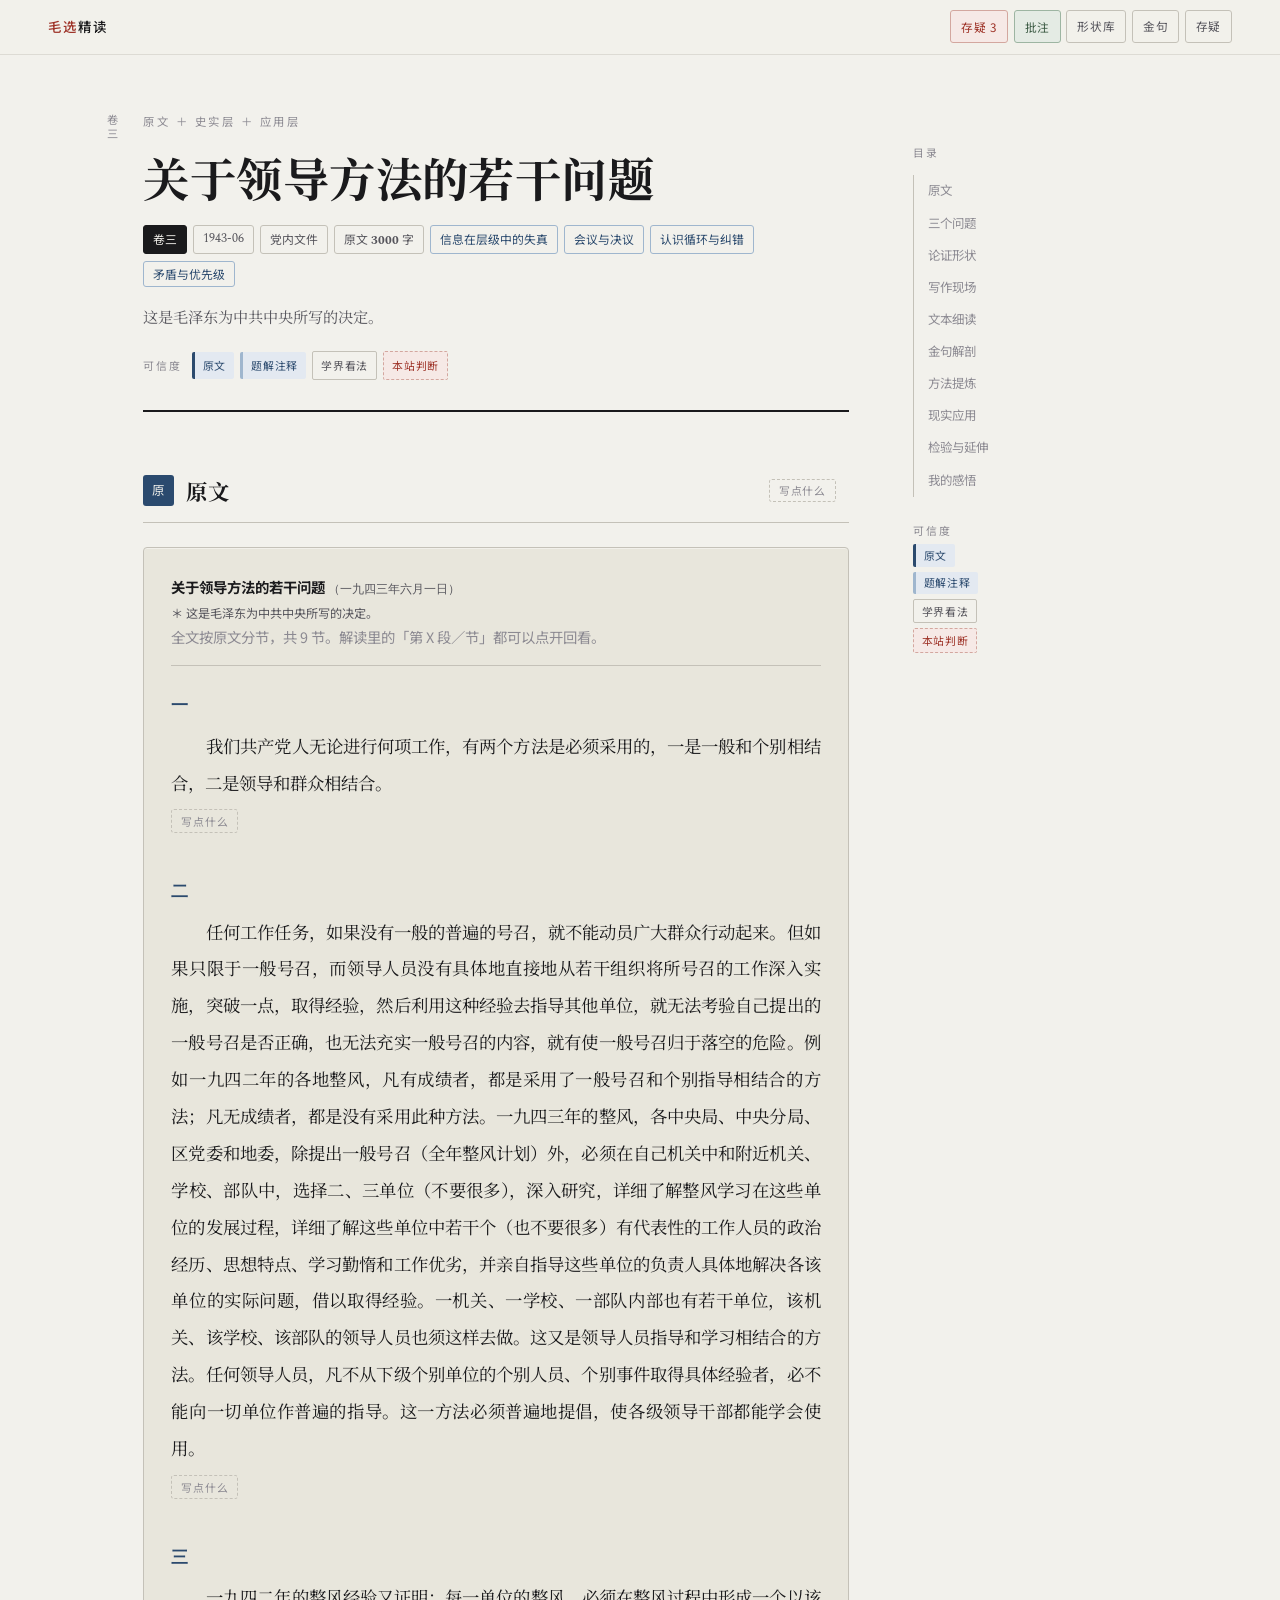
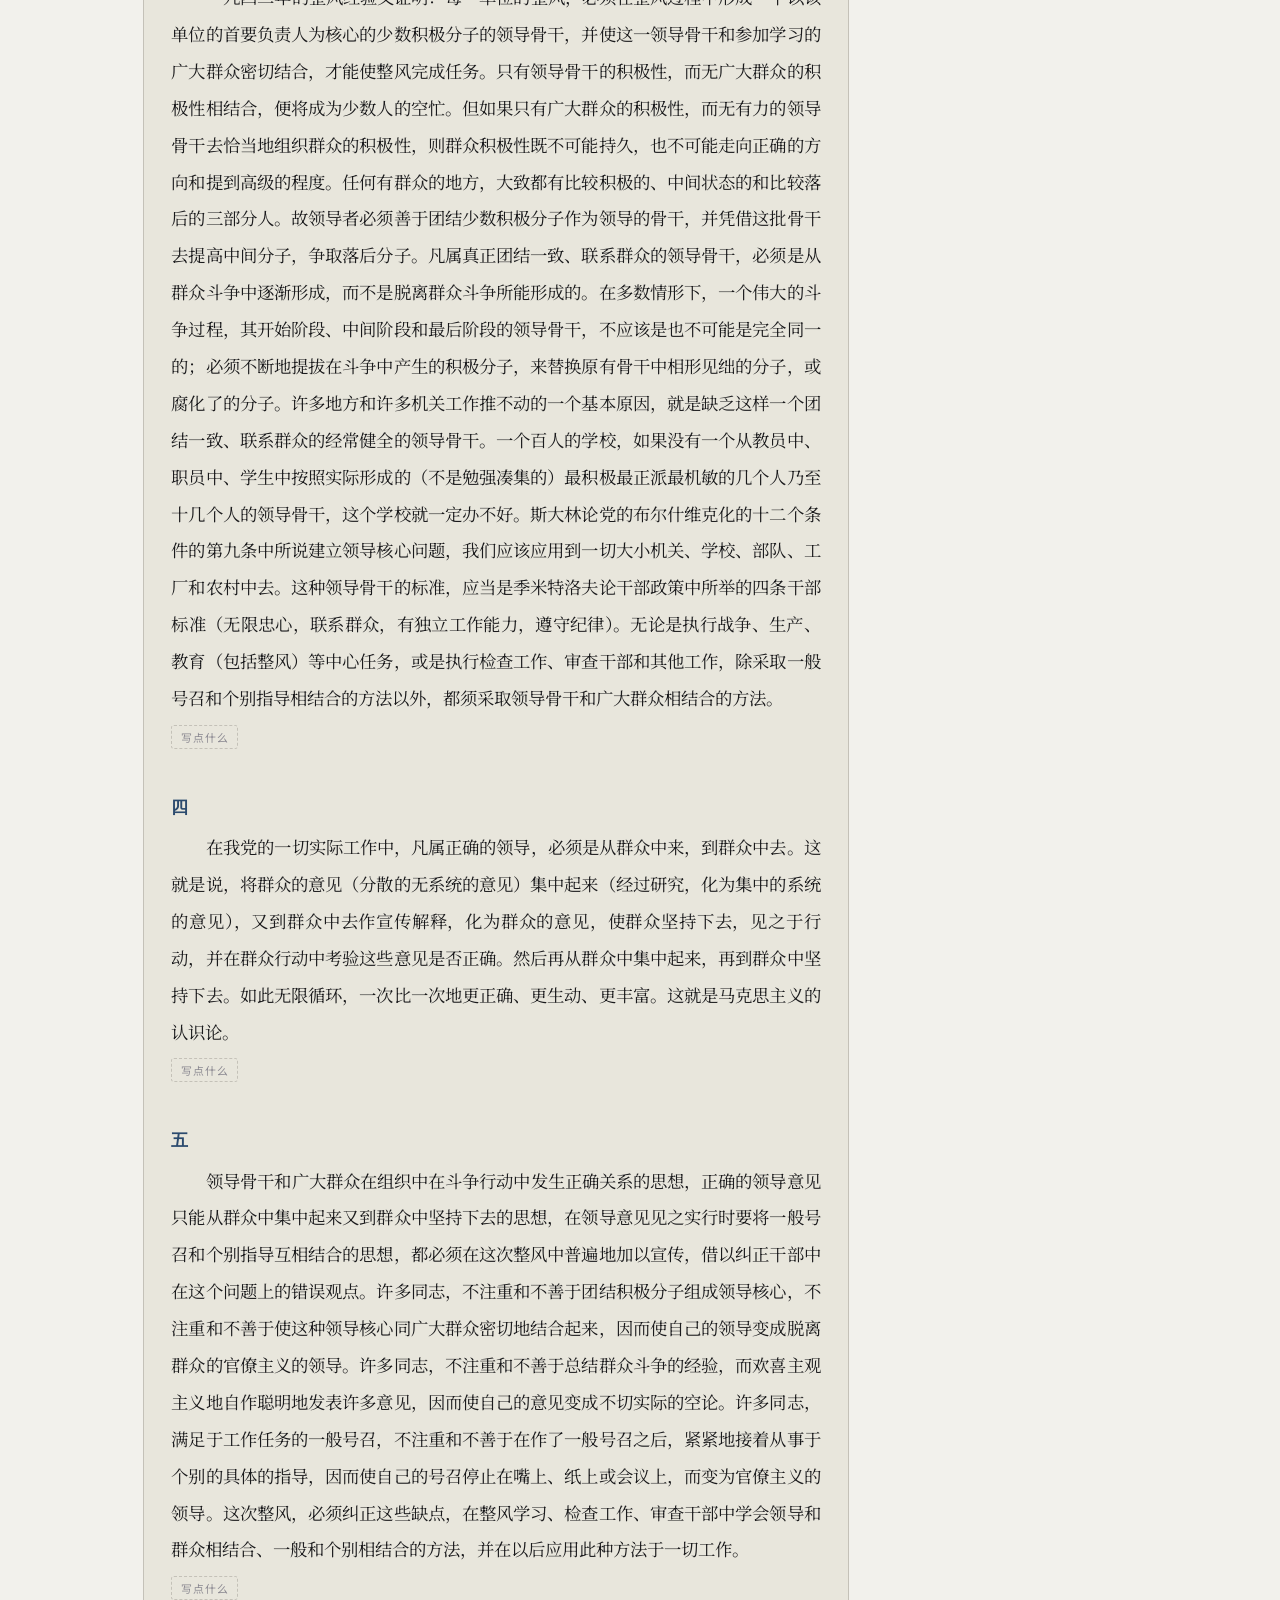
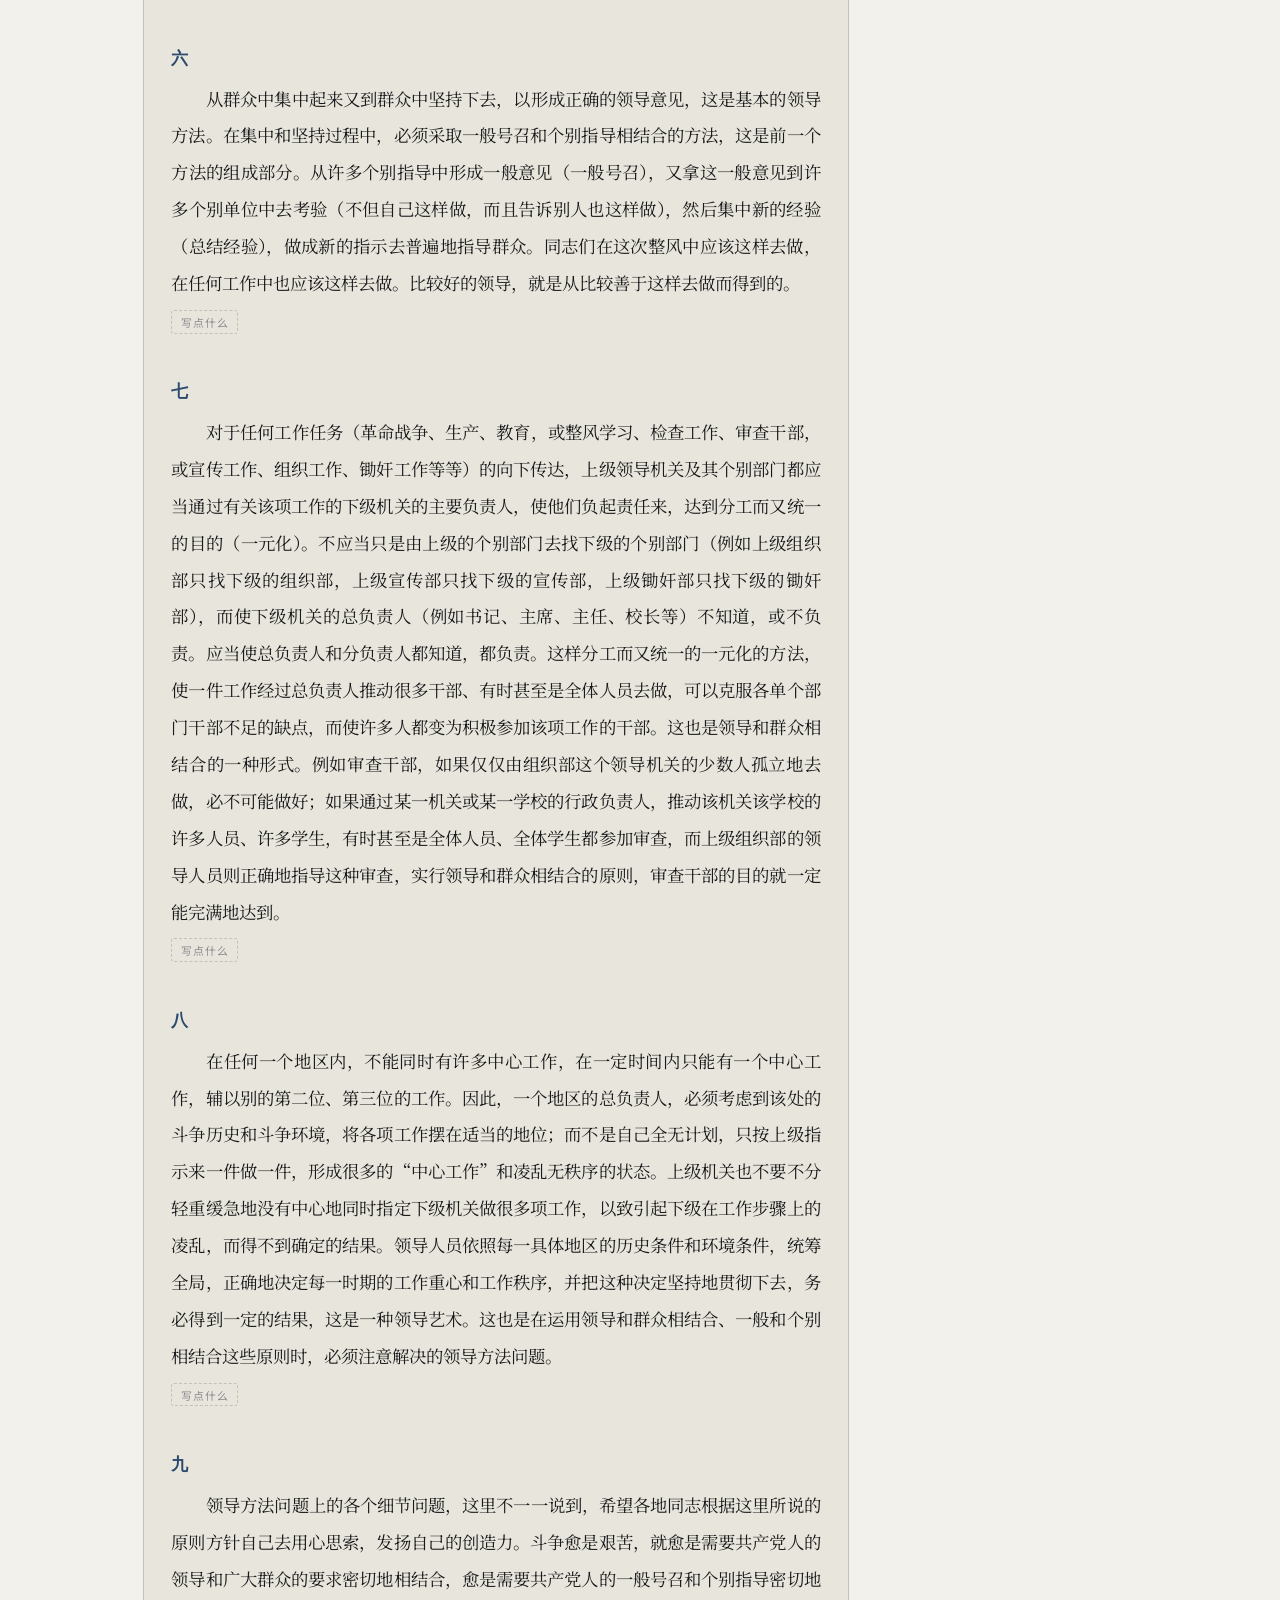
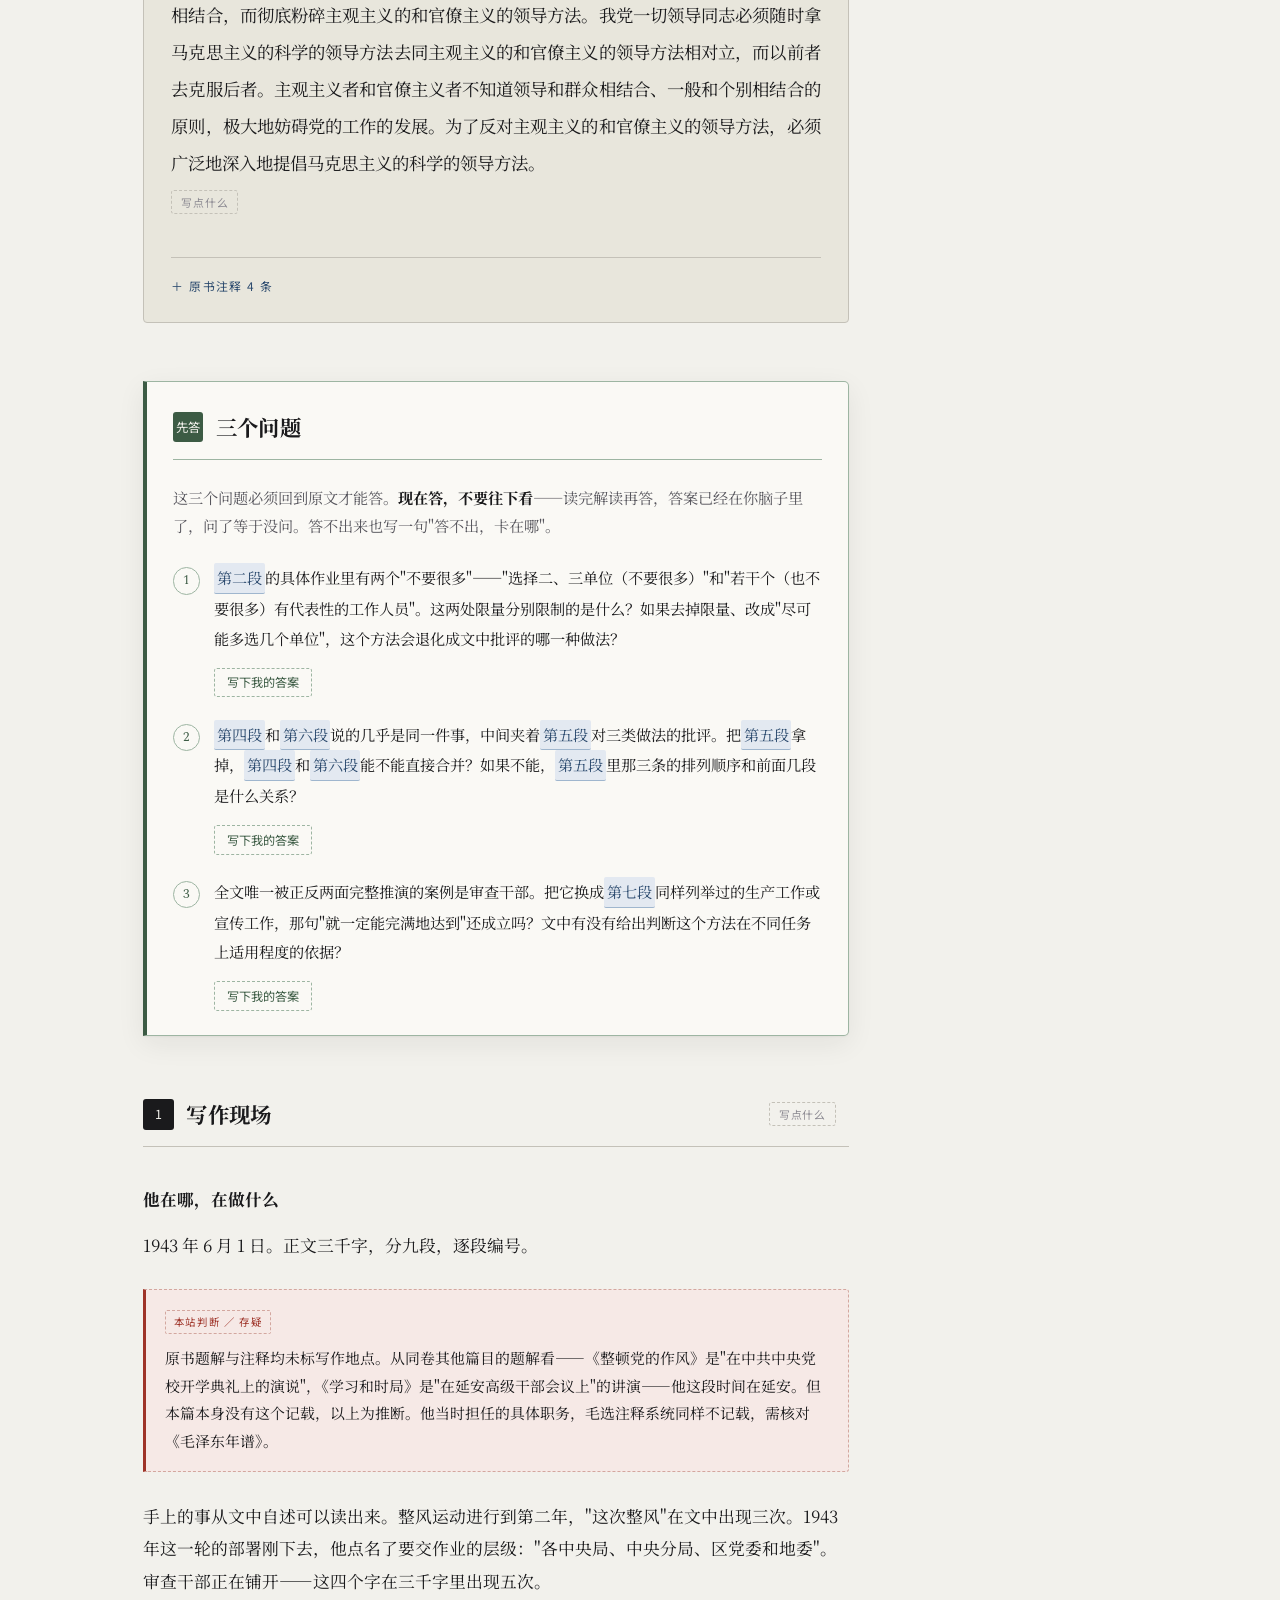
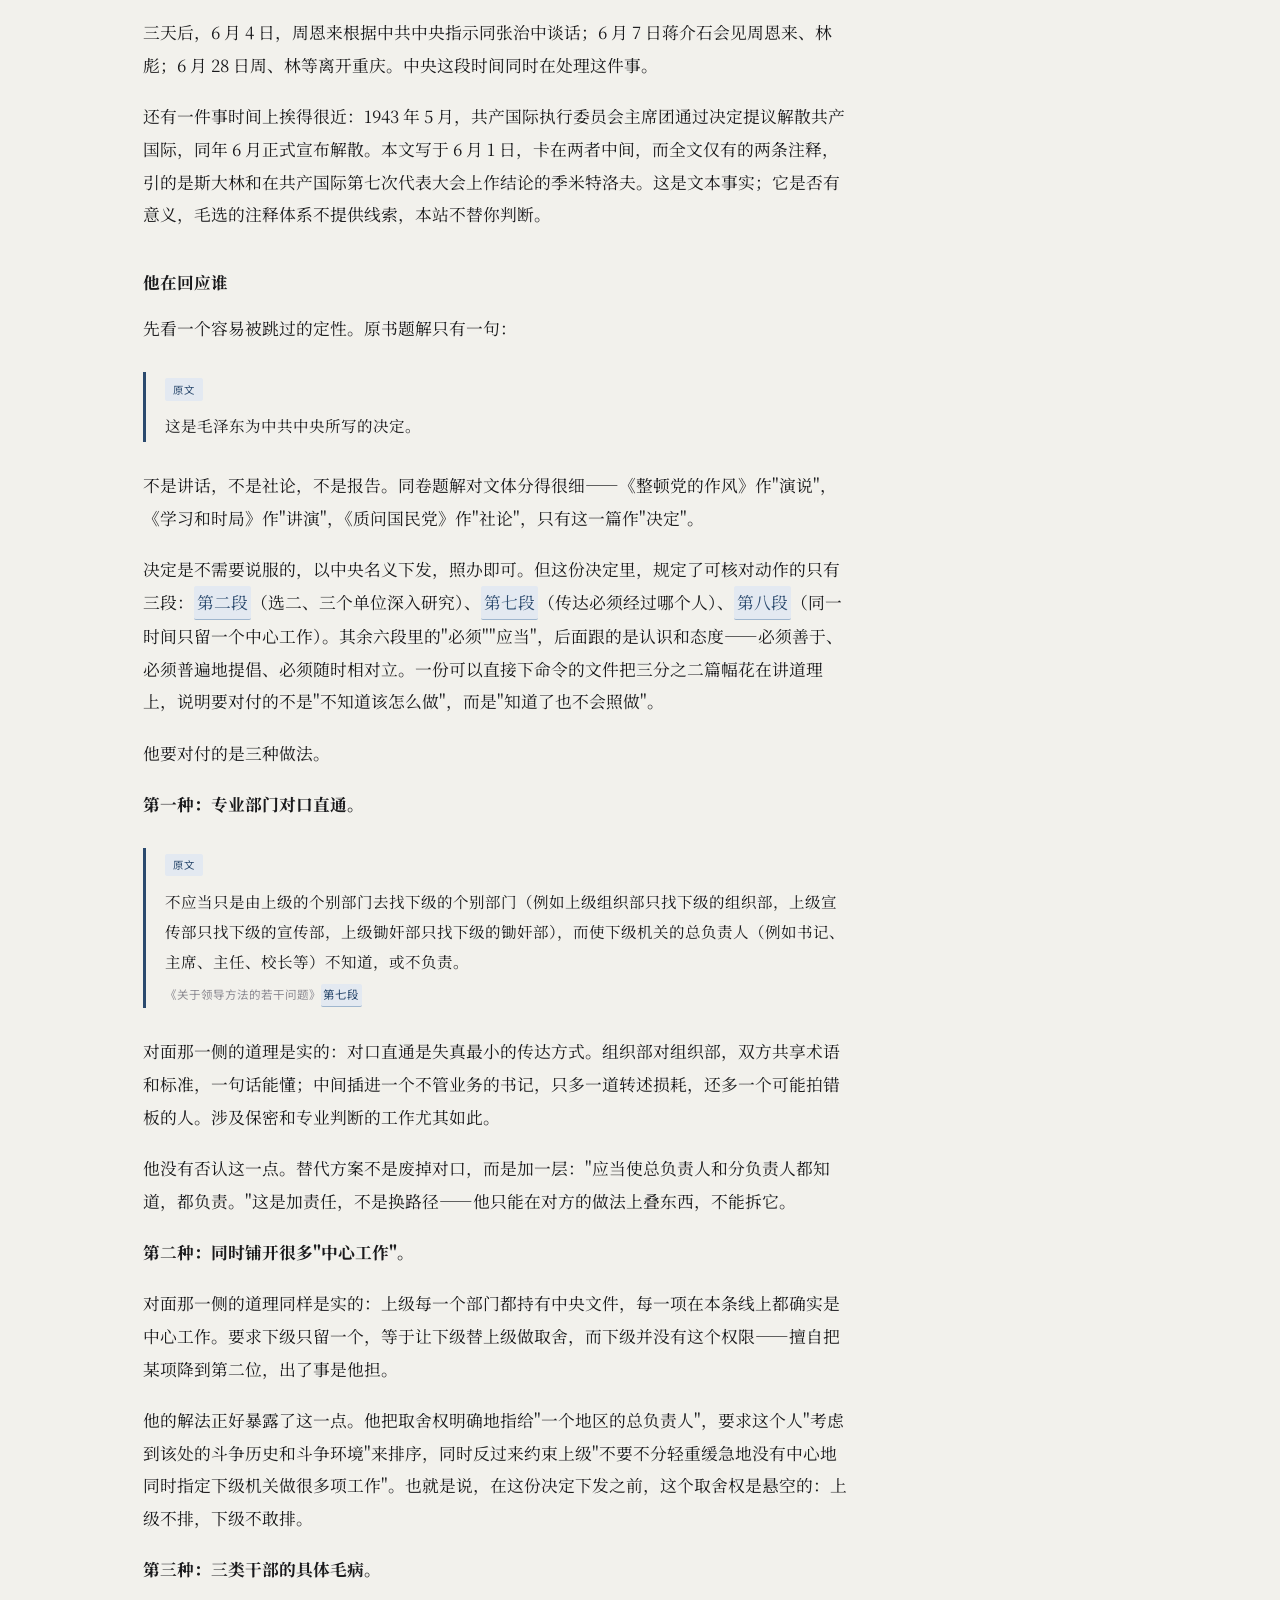
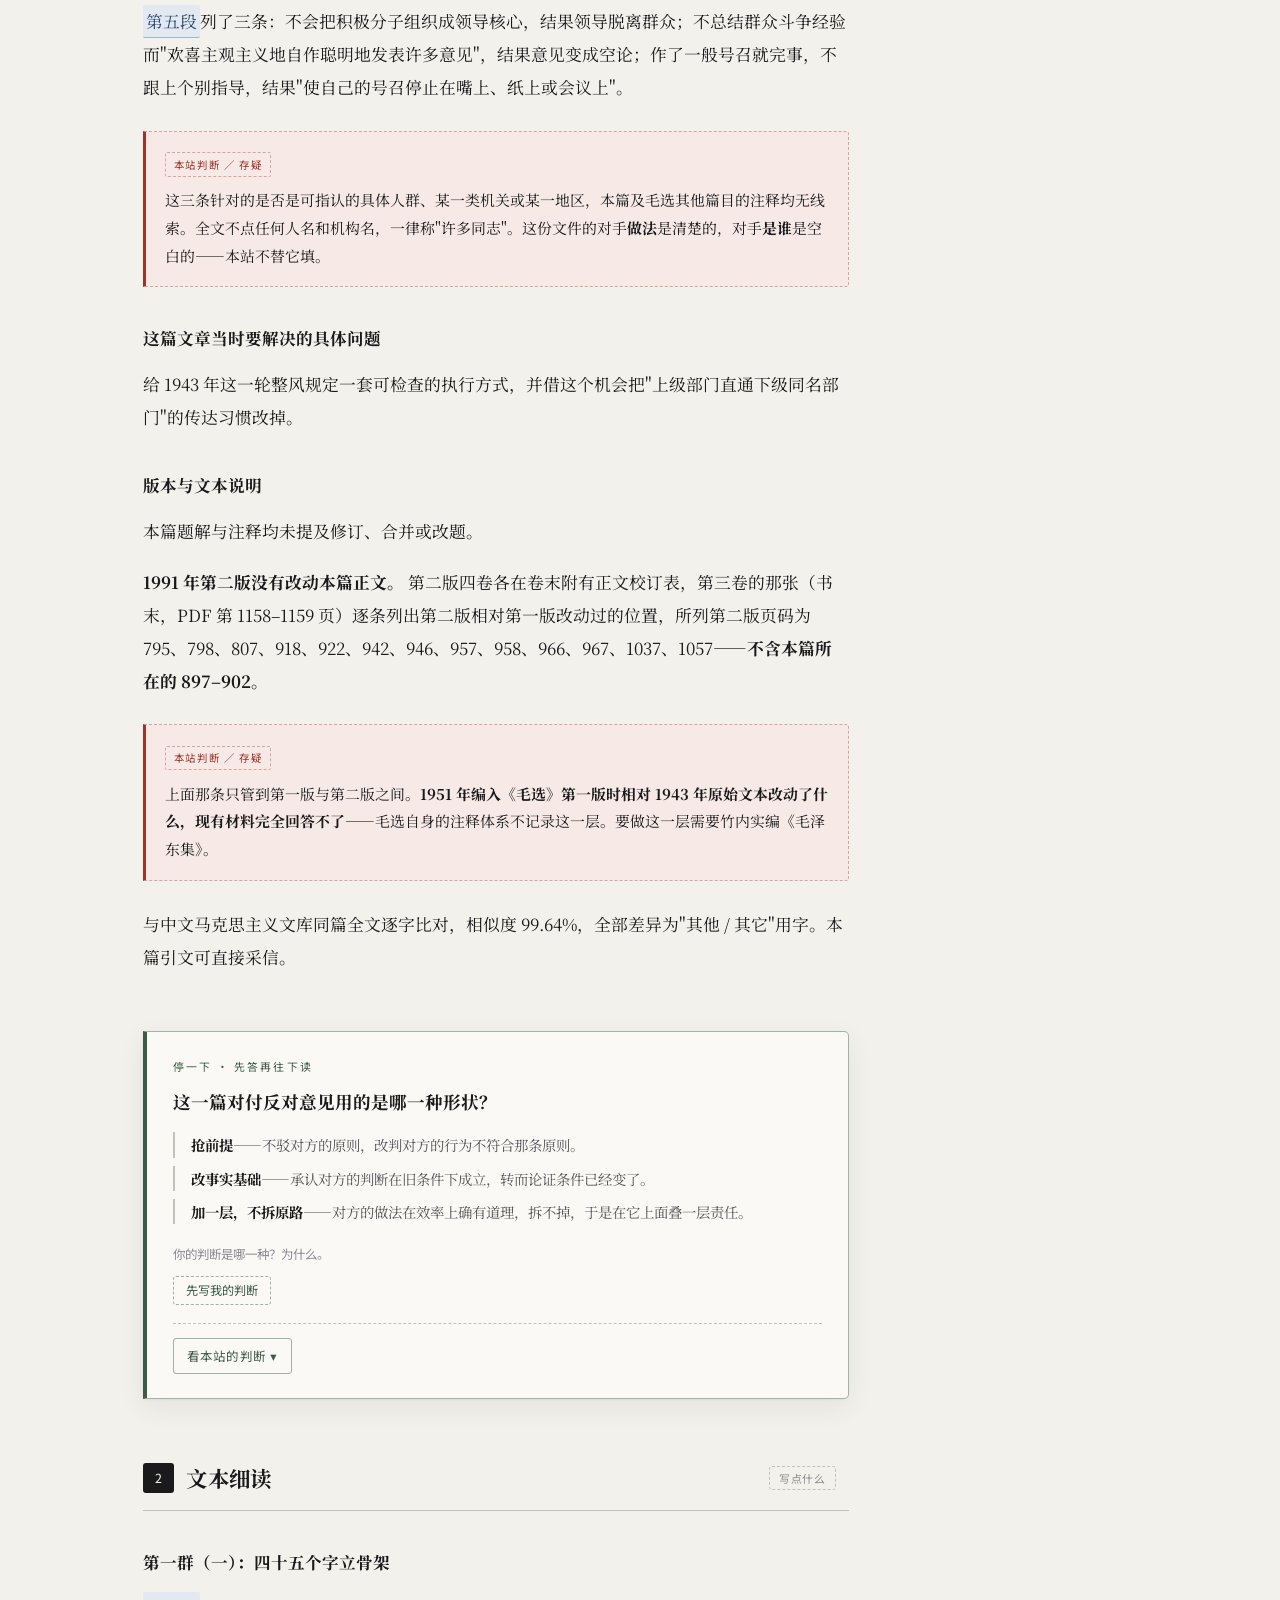
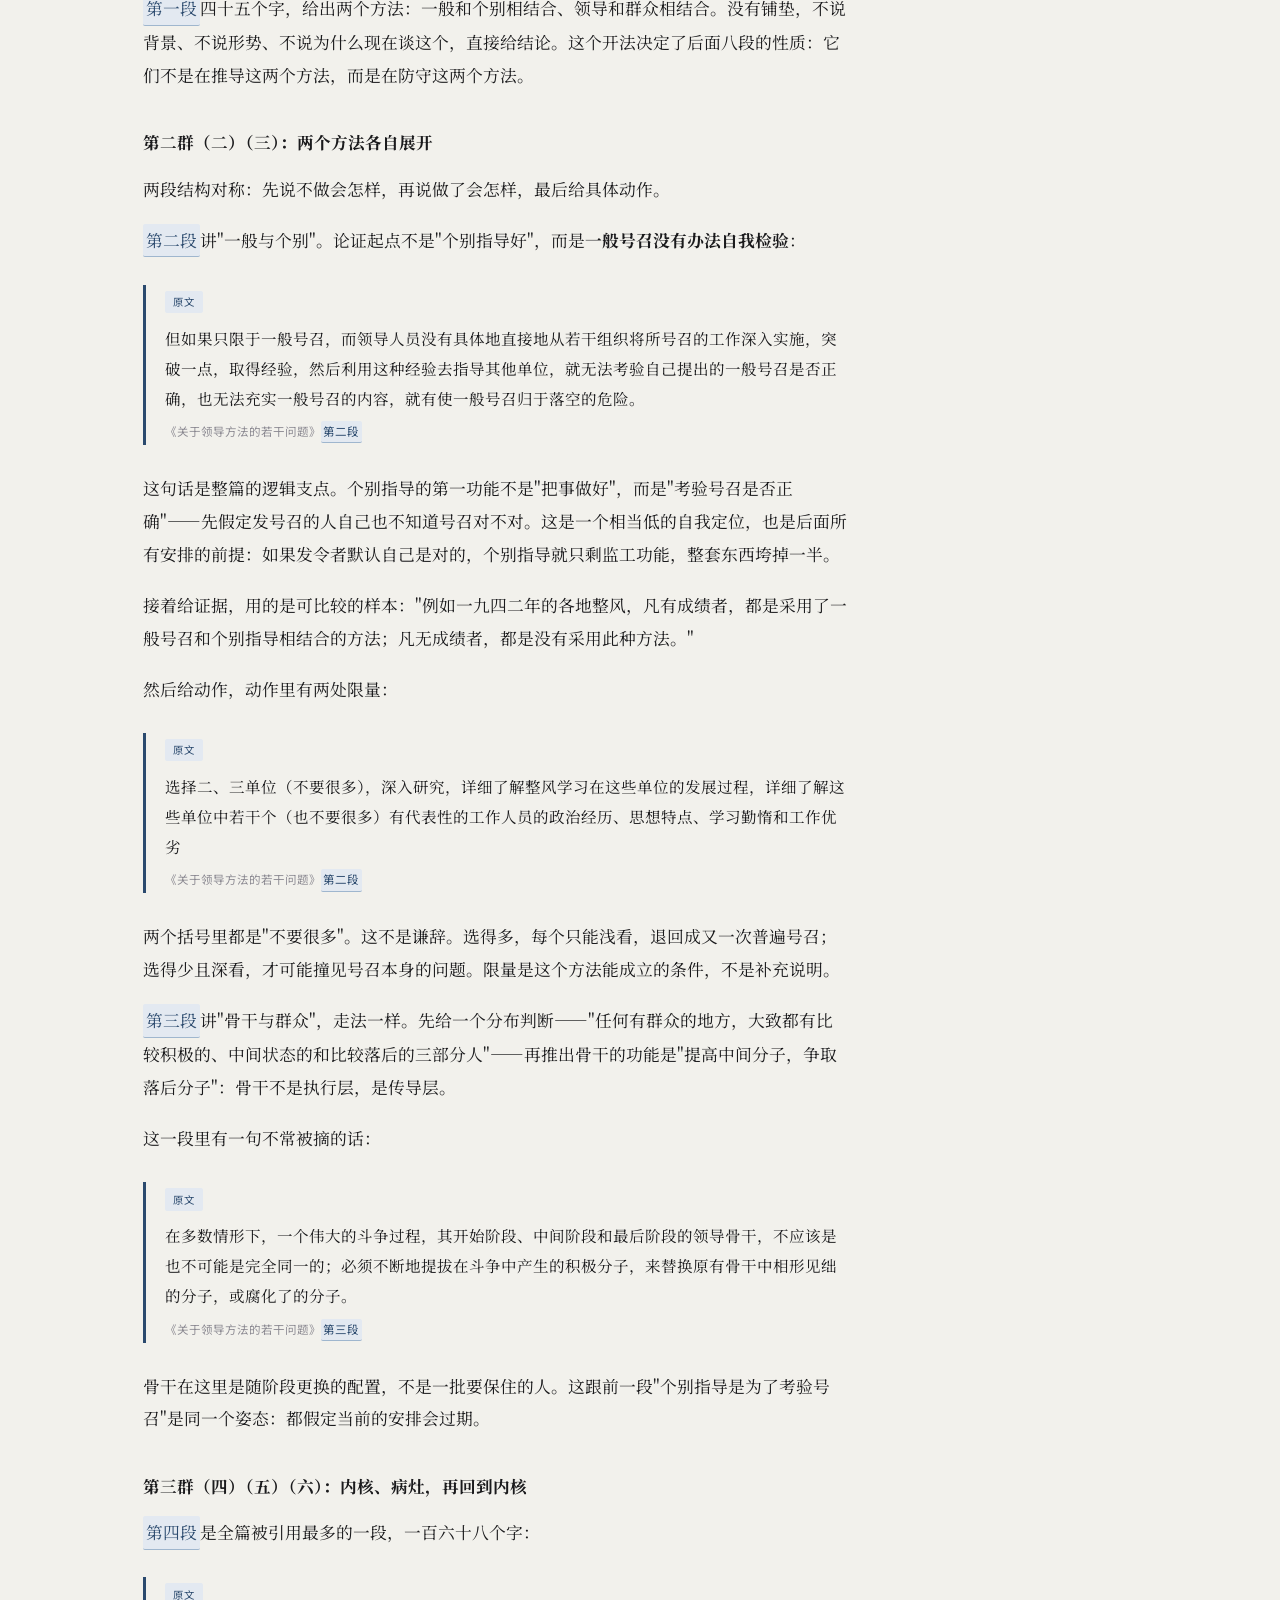
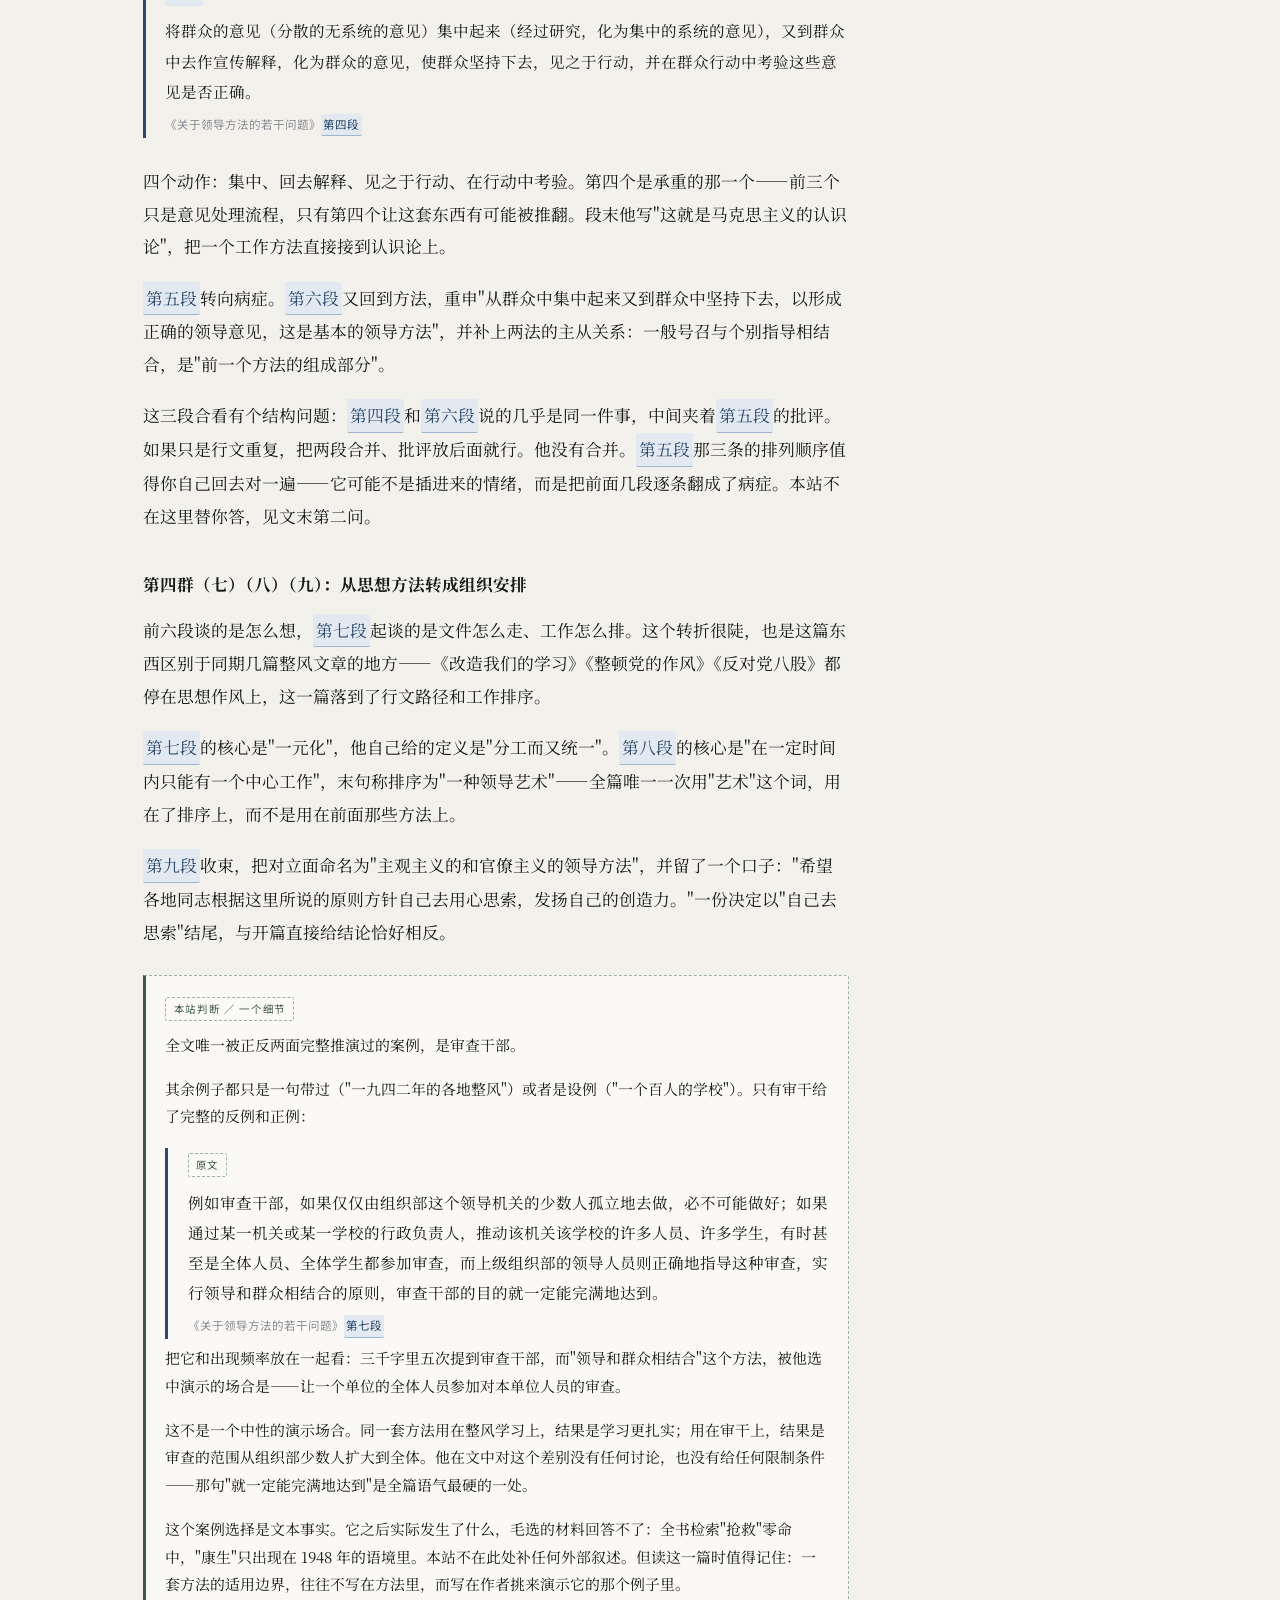
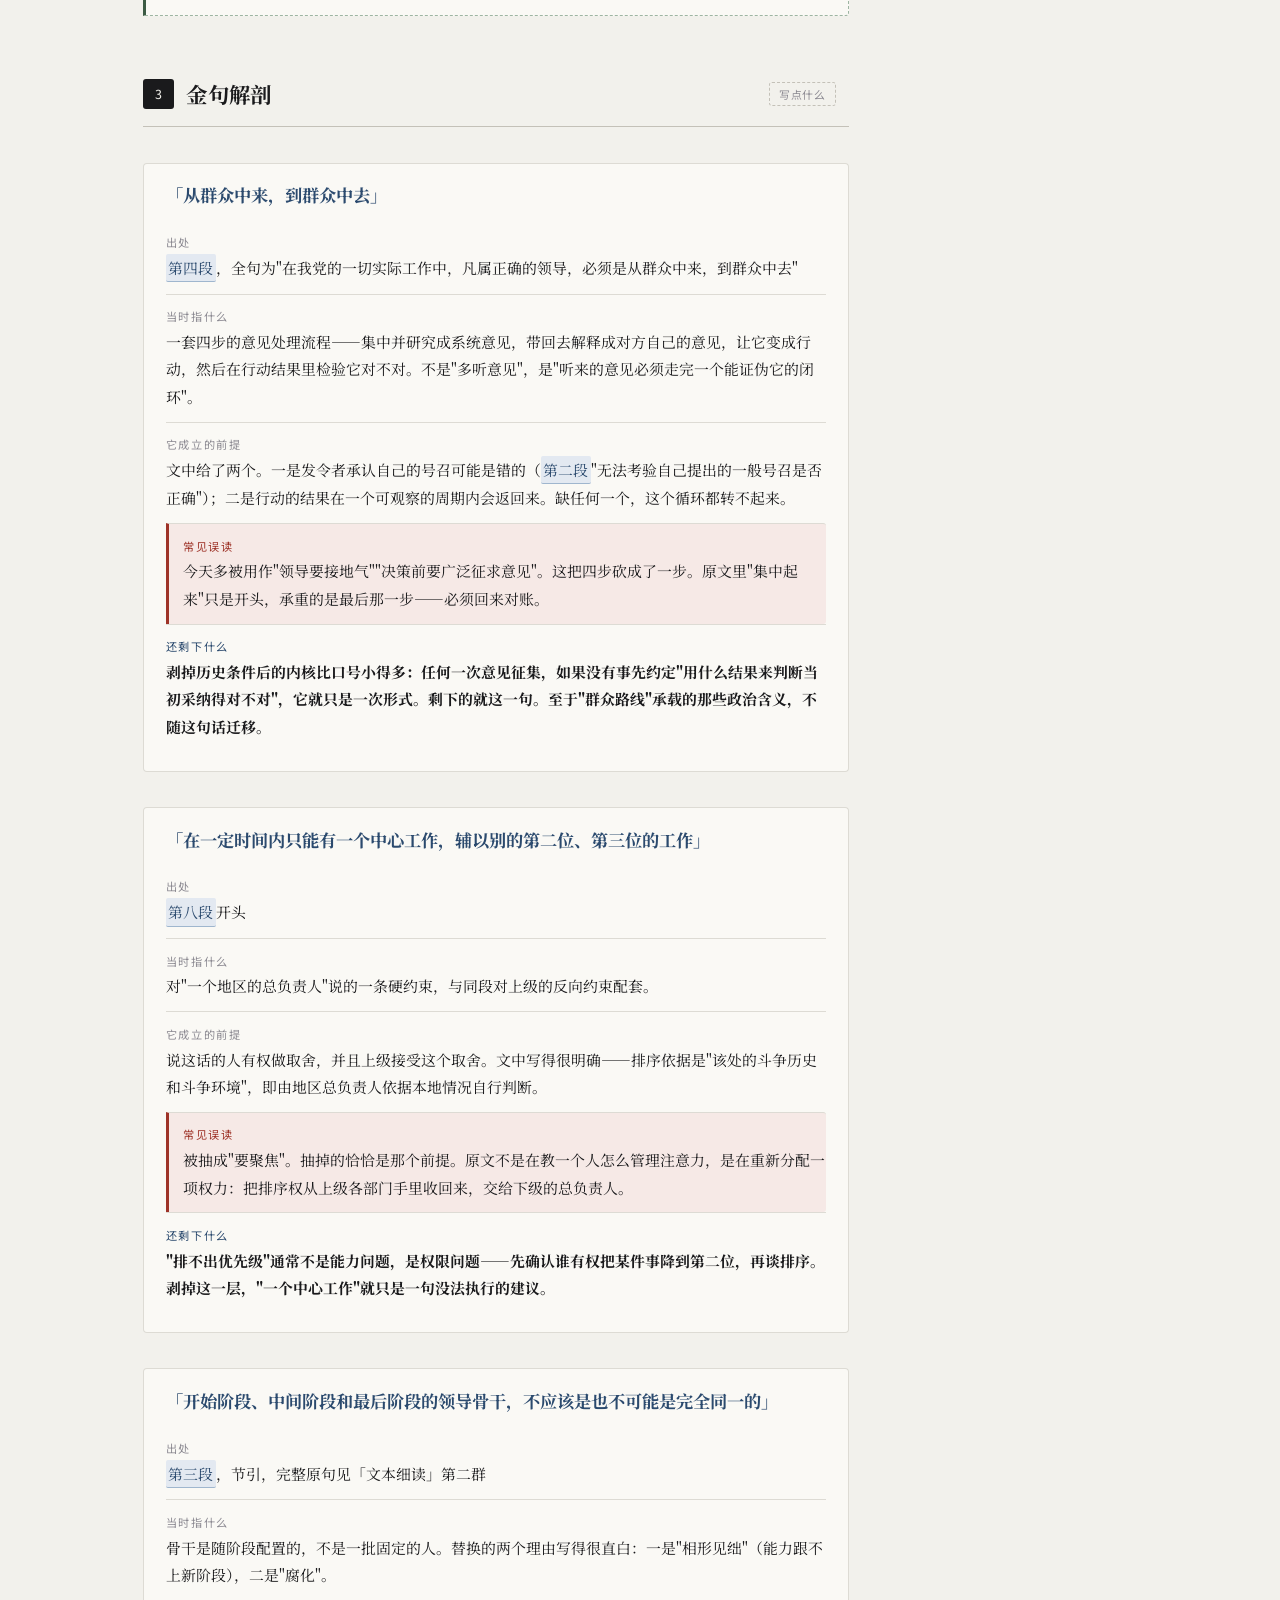
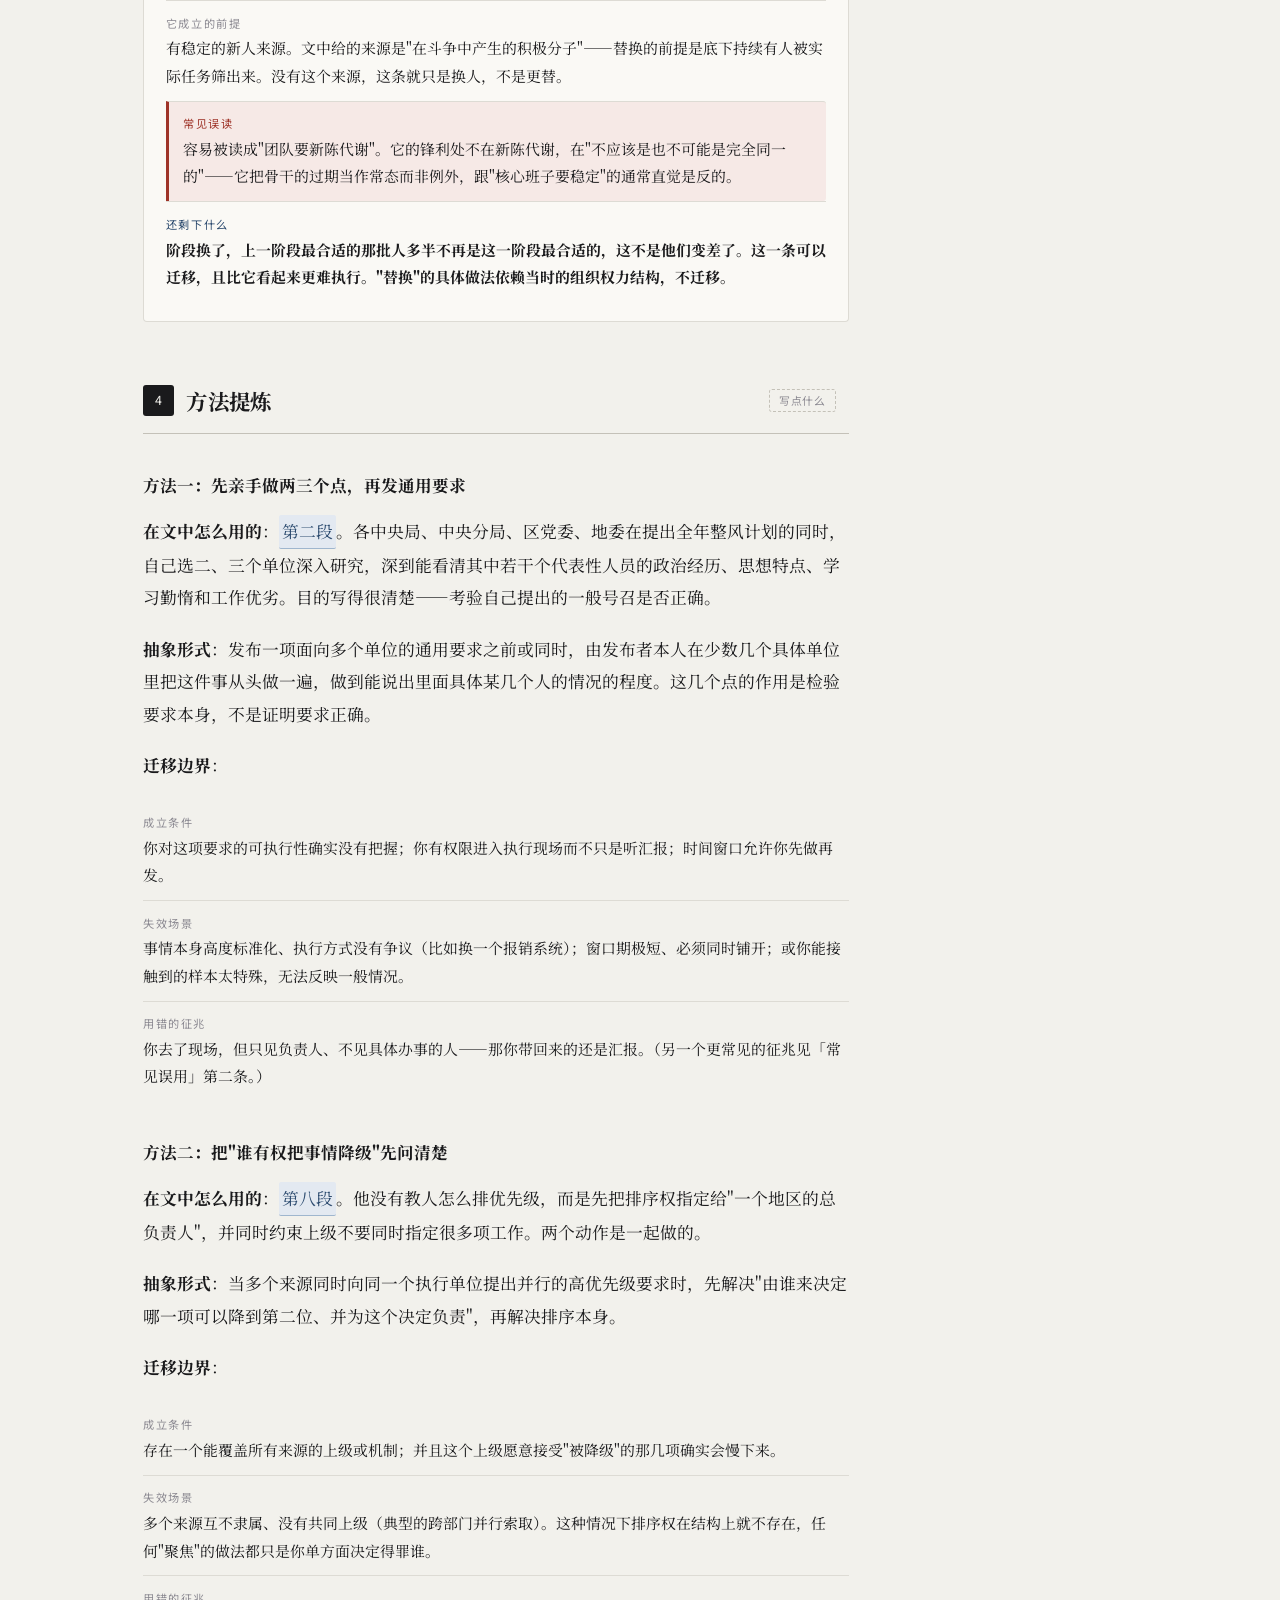
<file: a/a02.html>
<!doctype html>
<html lang="zh-CN">
<head>
<meta charset="utf-8">
<meta name="viewport" content="width=device-width,initial-scale=1,viewport-fit=cover">
<title>关于领导方法的若干问题 · 毛选精读</title><link rel="preconnect" href="https://fonts.googleapis.com"><link rel="preconnect" href="https://fonts.gstatic.com" crossorigin><link rel="stylesheet" href="https://fonts.googleapis.com/css2?family=Noto+Serif+SC:wght@400;700&family=Noto+Sans+SC:wght@500&family=Spectral:ital,wght@0,400;0,600;1,400&display=swap"><link rel="stylesheet" href="../app.css">
</head>
<body>
<header class="bar"><div class="bar-in"><a class="home" href="../index.html"><span class="hm">毛选</span>精读</a><nav class="chips"><button class="cb d" id="dj" type="button">存疑</button><button class="cb n" id="nj" type="button">批注</button><a class="cb" href="../shapes.html">形状库</a><a class="cb" href="../quotes.html">金句</a><a class="cb" href="../doubts.html">存疑</a></nav></div><div class="prog" id="prog"></div></header>
<div class="shell"><div class="grid"><article>
<header class="mast">
 <div class="rail">卷三</div>
 <p class="eyebrow">原文 ＋ 史实层 ＋ 应用层</p>
 <h1>关于领导方法的若干问题</h1>
 <div class="meta"><span class="vol">卷三</span><span class="num">1943-06</span><span>党内文件</span><span>原文 <b class="num">3000</b> 字</span><span class="th">信息在层级中的失真</span><span class="th">会议与决议</span><span class="th">认识循环与纠错</span><span class="th">矛盾与优先级</span></div>
 <p class="lede"> 这是毛泽东为中共中央所写的决定。</p>
 <div class="key"><span class="kt">可信度</span><span class="k1">原文</span><span class="k2">题解注释</span><span class="k3">学界看法</span><span class="k4">本站判断</span></div>
</header>
<nav class="tocm"><div class="tt">这一篇怎么读</div><ol><li><a href="#s0">原文</a></li><li><a href="#s0b">三个问题</a></li><li><a href="#quiz">论证形状</a></li><li><a href="#s1">写作现场</a></li><li><a href="#s2">文本细读</a></li><li><a href="#s3">金句解剖</a></li><li><a href="#s4">方法提炼</a></li><li><a href="#s5">现实应用</a></li><li><a href="#s6">检验与延伸</a></li><li><a href="#s7">我的感悟</a></li></ol>
<p class="tn">顺序是有意的：<b>先读原文，再答三问，再猜形状</b>，然后才看解读。</p></nav>

<section class="sec src" id="s0"><div class="sh"><span class="sn">原</span><h2>原文</h2>
<button class="anb" data-a="s0" data-l="原文（整篇）" type="button">写点什么</button></div>
<div class="srcwrap">
 <div class="srchead"><b>关于领导方法的若干问题</b> <span class="num">（一九四三年六月一日）</span><br>＊  这是毛泽东为中共中央所写的决定。<br>
 <span class="dim">全文按原文分节，共 9 节。解读里的「第 X 段／节」都可以点开回看。</span></div>
 <section class="op" id="p1"><div class="opn"><span class="num">一</span></div><p>我们共产党人无论进行何项工作，有两个方法是必须采用的，一是一般和个别相结合，二是领导和群众相结合。</p><button class="anb" data-a="p1" data-l="原文第一节" type="button">写点什么</button></section>
<section class="op" id="p2"><div class="opn"><span class="num">二</span></div><p>任何工作任务，如果没有一般的普遍的号召，就不能动员广大群众行动起来。但如果只限于一般号召，而领导人员没有具体地直接地从若干组织将所号召的工作深入实施，突破一点，取得经验，然后利用这种经验去指导其他单位，就无法考验自己提出的一般号召是否正确，也无法充实一般号召的内容，就有使一般号召归于落空的危险。例如一九四二年的各地整风，凡有成绩者，都是采用了一般号召和个别指导相结合的方法；凡无成绩者，都是没有采用此种方法。一九四三年的整风，各中央局、中央分局、区党委和地委，除提出一般号召（全年整风计划）外，必须在自己机关中和附近机关、学校、部队中，选择二、三单位（不要很多），深入研究，详细了解整风学习在这些单位的发展过程，详细了解这些单位中若干个（也不要很多）有代表性的工作人员的政治经历、思想特点、学习勤惰和工作优劣，并亲自指导这些单位的负责人具体地解决各该单位的实际问题，借以取得经验。一机关、一学校、一部队内部也有若干单位，该机关、该学校、该部队的领导人员也须这样去做。这又是领导人员指导和学习相结合的方法。任何领导人员，凡不从下级个别单位的个别人员、个别事件取得具体经验者，必不能向一切单位作普遍的指导。这一方法必须普遍地提倡，使各级领导干部都能学会使用。</p><button class="anb" data-a="p2" data-l="原文第二节" type="button">写点什么</button></section>
<section class="op" id="p3"><div class="opn"><span class="num">三</span></div><p>一九四二年的整风经验又证明：每一单位的整风，必须在整风过程中形成一个以该单位的首要负责人为核心的少数积极分子的领导骨干，并使这一领导骨干和参加学习的广大群众密切结合，才能使整风完成任务。只有领导骨干的积极性，而无广大群众的积极性相结合，便将成为少数人的空忙。但如果只有广大群众的积极性，而无有力的领导骨干去恰当地组织群众的积极性，则群众积极性既不可能持久，也不可能走向正确的方向和提到高级的程度。任何有群众的地方，大致都有比较积极的、中间状态的和比较落后的三部分人。故领导者必须善于团结少数积极分子作为领导的骨干，并凭借这批骨干去提高中间分子，争取落后分子。凡属真正团结一致、联系群众的领导骨干，必须是从群众斗争中逐渐形成，而不是脱离群众斗争所能形成的。在多数情形下，一个伟大的斗争过程，其开始阶段、中间阶段和最后阶段的领导骨干，不应该是也不可能是完全同一的；必须不断地提拔在斗争中产生的积极分子，来替换原有骨干中相形见绌的分子，或腐化了的分子。许多地方和许多机关工作推不动的一个基本原因，就是缺乏这样一个团结一致、联系群众的经常健全的领导骨干。一个百人的学校，如果没有一个从教员中、职员中、学生中按照实际形成的（不是勉强凑集的）最积极最正派最机敏的几个人乃至十几个人的领导骨干，这个学校就一定办不好。斯大林论党的布尔什维克化的十二个条件的第九条中所说建立领导核心问题，我们应该应用到一切大小机关、学校、部队、工厂和农村中去。这种领导骨干的标准，应当是季米特洛夫论干部政策中所举的四条干部标准（无限忠心，联系群众，有独立工作能力，遵守纪律）。无论是执行战争、生产、教育（包括整风）等中心任务，或是执行检查工作、审查干部和其他工作，除采取一般号召和个别指导相结合的方法以外，都须采取领导骨干和广大群众相结合的方法。</p><button class="anb" data-a="p3" data-l="原文第三节" type="button">写点什么</button></section>
<section class="op" id="p4"><div class="opn"><span class="num">四</span></div><p>在我党的一切实际工作中，凡属正确的领导，必须是从群众中来，到群众中去。这就是说，将群众的意见（分散的无系统的意见）集中起来（经过研究，化为集中的系统的意见），又到群众中去作宣传解释，化为群众的意见，使群众坚持下去，见之于行动，并在群众行动中考验这些意见是否正确。然后再从群众中集中起来，再到群众中坚持下去。如此无限循环，一次比一次地更正确、更生动、更丰富。这就是马克思主义的认识论。</p><button class="anb" data-a="p4" data-l="原文第四节" type="button">写点什么</button></section>
<section class="op" id="p5"><div class="opn"><span class="num">五</span></div><p>领导骨干和广大群众在组织中在斗争行动中发生正确关系的思想，正确的领导意见只能从群众中集中起来又到群众中坚持下去的思想，在领导意见见之实行时要将一般号召和个别指导互相结合的思想，都必须在这次整风中普遍地加以宣传，借以纠正干部中在这个问题上的错误观点。许多同志，不注重和不善于团结积极分子组成领导核心，不注重和不善于使这种领导核心同广大群众密切地结合起来，因而使自己的领导变成脱离群众的官僚主义的领导。许多同志，不注重和不善于总结群众斗争的经验，而欢喜主观主义地自作聪明地发表许多意见，因而使自己的意见变成不切实际的空论。许多同志，满足于工作任务的一般号召，不注重和不善于在作了一般号召之后，紧紧地接着从事于个别的具体的指导，因而使自己的号召停止在嘴上、纸上或会议上，而变为官僚主义的领导。这次整风，必须纠正这些缺点，在整风学习、检查工作、审查干部中学会领导和群众相结合、一般和个别相结合的方法，并在以后应用此种方法于一切工作。</p><button class="anb" data-a="p5" data-l="原文第五节" type="button">写点什么</button></section>
<section class="op" id="p6"><div class="opn"><span class="num">六</span></div><p>从群众中集中起来又到群众中坚持下去，以形成正确的领导意见，这是基本的领导方法。在集中和坚持过程中，必须采取一般号召和个别指导相结合的方法，这是前一个方法的组成部分。从许多个别指导中形成一般意见（一般号召），又拿这一般意见到许多个别单位中去考验（不但自己这样做，而且告诉别人也这样做），然后集中新的经验（总结经验），做成新的指示去普遍地指导群众。同志们在这次整风中应该这样去做，在任何工作中也应该这样去做。比较好的领导，就是从比较善于这样去做而得到的。</p><button class="anb" data-a="p6" data-l="原文第六节" type="button">写点什么</button></section>
<section class="op" id="p7"><div class="opn"><span class="num">七</span></div><p>对于任何工作任务（革命战争、生产、教育，或整风学习、检查工作、审查干部，或宣传工作、组织工作、锄奸工作等等）的向下传达，上级领导机关及其个别部门都应当通过有关该项工作的下级机关的主要负责人，使他们负起责任来，达到分工而又统一的目的（一元化）。不应当只是由上级的个别部门去找下级的个别部门（例如上级组织部只找下级的组织部，上级宣传部只找下级的宣传部，上级锄奸部只找下级的锄奸部），而使下级机关的总负责人（例如书记、主席、主任、校长等）不知道，或不负责。应当使总负责人和分负责人都知道，都负责。这样分工而又统一的一元化的方法，使一件工作经过总负责人推动很多干部、有时甚至是全体人员去做，可以克服各单个部门干部不足的缺点，而使许多人都变为积极参加该项工作的干部。这也是领导和群众相结合的一种形式。例如审查干部，如果仅仅由组织部这个领导机关的少数人孤立地去做，必不可能做好；如果通过某一机关或某一学校的行政负责人，推动该机关该学校的许多人员、许多学生，有时甚至是全体人员、全体学生都参加审查，而上级组织部的领导人员则正确地指导这种审查，实行领导和群众相结合的原则，审查干部的目的就一定能完满地达到。</p><button class="anb" data-a="p7" data-l="原文第七节" type="button">写点什么</button></section>
<section class="op" id="p8"><div class="opn"><span class="num">八</span></div><p>在任何一个地区内，不能同时有许多中心工作，在一定时间内只能有一个中心工作，辅以别的第二位、第三位的工作。因此，一个地区的总负责人，必须考虑到该处的斗争历史和斗争环境，将各项工作摆在适当的地位；而不是自己全无计划，只按上级指示来一件做一件，形成很多的“中心工作”和凌乱无秩序的状态。上级机关也不要不分轻重缓急地没有中心地同时指定下级机关做很多项工作，以致引起下级在工作步骤上的凌乱，而得不到确定的结果。领导人员依照每一具体地区的历史条件和环境条件，统筹全局，正确地决定每一时期的工作重心和工作秩序，并把这种决定坚持地贯彻下去，务必得到一定的结果，这是一种领导艺术。这也是在运用领导和群众相结合、一般和个别相结合这些原则时，必须注意解决的领导方法问题。</p><button class="anb" data-a="p8" data-l="原文第八节" type="button">写点什么</button></section>
<section class="op" id="p9"><div class="opn"><span class="num">九</span></div><p>领导方法问题上的各个细节问题，这里不一一说到，希望各地同志根据这里所说的原则方针自己去用心思索，发扬自己的创造力。斗争愈是艰苦，就愈是需要共产党人的领导和广大群众的要求密切地相结合，愈是需要共产党人的一般号召和个别指导密切地相结合，而彻底粉碎主观主义的和官僚主义的领导方法。我党一切领导同志必须随时拿马克思主义的科学的领导方法去同主观主义的和官僚主义的领导方法相对立，而以前者去克服后者。主观主义者和官僚主义者不知道领导和群众相结合、一般和个别相结合的原则，极大地妨碍党的工作的发展。为了反对主观主义的和官僚主义的领导方法，必须广泛地深入地提倡马克思主义的科学的领导方法。</p><button class="anb" data-a="p9" data-l="原文第九节" type="button">写点什么</button></section>
 <details class="notesrc"><summary>原书注释 4 条</summary><p>1︹︺</p><p>2︹︺</p><p>1︹见斯大林《关于德国共产党的前途和布尔什维克化》（《斯大林选集》上︺卷，人民出版社1979年版，第313页）。</p><p>2︹见季米特洛夫一九三五年八月十三日在共产国际第七次代表大会上所︺作的结论《为工人阶级团结一致反对法西斯主义而斗争》的第七部分《干部问题》。</p><p class="prov">录自《毛泽东选集》第三卷，人民出版社 1991 年第二版，第 897–902 页。逐字抽自原书，未作改动。</p></details>
</div></section>
<section class="sec ask" id="s0b"><div class="sh"><span class="sn">先答</span><h2>三个问题</h2></div><p class="lede">这三个问题必须回到原文才能答。<b>现在答，不要往下看</b>——读完解读再答，答案已经在你脑子里了，问了等于没问。答不出来也写一句"答不出，卡在哪"。</p><ol class="qlist"><li><div class="qn">1</div><div class="qb"><p><button class="pr" data-p="二">第二段</button>的具体作业里有两个"不要很多"——"选择二、三单位（不要很多）"和"若干个（也不要很多）有代表性的工作人员"。这两处限量分别限制的是什么？如果去掉限量、改成"尽可能多选几个单位"，这个方法会退化成文中批评的哪一种做法？</p><div class="try" data-k="a02:q1" data-l="第 1 问"><div class="tq"></div><div class="tslot"></div><button class="tbtn" type="button">写下我的答案</button></div></div></li><li><div class="qn">2</div><div class="qb"><p><button class="pr" data-p="四">第四段</button>和<button class="pr" data-p="六">第六段</button>说的几乎是同一件事，中间夹着<button class="pr" data-p="五">第五段</button>对三类做法的批评。把<button class="pr" data-p="五">第五段</button>拿掉，<button class="pr" data-p="四">第四段</button>和<button class="pr" data-p="六">第六段</button>能不能直接合并？如果不能，<button class="pr" data-p="五">第五段</button>里那三条的排列顺序和前面几段是什么关系？</p><div class="try" data-k="a02:q2" data-l="第 2 问"><div class="tq"></div><div class="tslot"></div><button class="tbtn" type="button">写下我的答案</button></div></div></li><li><div class="qn">3</div><div class="qb"><p>全文唯一被正反两面完整推演的案例是审查干部。把它换成<button class="pr" data-p="七">第七段</button>同样列举过的生产工作或宣传工作，那句"就一定能完满地达到"还成立吗？文中有没有给出判断这个方法在不同任务上适用程度的依据？</p><div class="try" data-k="a02:q3" data-l="第 3 问"><div class="tq"></div><div class="tslot"></div><button class="tbtn" type="button">写下我的答案</button></div></div></li></ol></section>
<section class="sec" id="s1"><div class="sh"><span class="sn num">1</span><h2>写作现场</h2><button class="anb" data-a="s1" data-l="写作现场" type="button">写点什么</button></div><h3>他在哪，在做什么</h3>
<p>1943 年 6 月 1 日。正文三千字，分九段，逐段编号。</p>
<aside class="lv mine"><span class="lvb">本站判断 ／ 存疑</span><p>原书题解与注释均未标写作地点。从同卷其他篇目的题解看——《整顿党的作风》是"在中共中央党校开学典礼上的演说"，《学习和时局》是"在延安高级干部会议上"的讲演——他这段时间在延安。但本篇本身没有这个记载，以上为推断。他当时担任的具体职务，毛选注释系统同样不记载，需核对《毛泽东年谱》。</p></aside>
<p>手上的事从文中自述可以读出来。整风运动进行到第二年，"这次整风"在文中出现三次。1943 年这一轮的部署刚下去，他点名了要交作业的层级："各中央局、中央分局、区党委和地委"。审查干部正在铺开——这四个字在三千字里出现五次。</p>
<p>三天后，6 月 4 日，周恩来根据中共中央指示同张治中谈话；6 月 7 日蒋介石会见周恩来、林彪；6 月 28 日周、林等离开重庆。中央这段时间同时在处理这件事。</p>
<p>还有一件事时间上挨得很近：1943 年 5 月，共产国际执行委员会主席团通过决定提议解散共产国际，同年 6 月正式宣布解散。本文写于 6 月 1 日，卡在两者中间，而全文仅有的两条注释，引的是斯大林和在共产国际第七次代表大会上作结论的季米特洛夫。这是文本事实；它是否有意义，毛选的注释体系不提供线索，本站不替你判断。</p>
<h3>他在回应谁</h3>
<p>先看一个容易被跳过的定性。原书题解只有一句：</p>
<figure class="lv yuan q"><span class="lvb">原文</span><blockquote>这是毛泽东为中共中央所写的决定。</blockquote></figure>
<p>不是讲话，不是社论，不是报告。同卷题解对文体分得很细——《整顿党的作风》作"演说"，《学习和时局》作"讲演"，《质问国民党》作"社论"，只有这一篇作"决定"。</p>
<p>决定是不需要说服的，以中央名义下发，照办即可。但这份决定里，规定了可核对动作的只有三段：<button class="pr" data-p="二">第二段</button>（选二、三个单位深入研究）、<button class="pr" data-p="七">第七段</button>（传达必须经过哪个人）、<button class="pr" data-p="八">第八段</button>（同一时间只留一个中心工作）。其余六段里的"必须""应当"，后面跟的是认识和态度——必须善于、必须普遍地提倡、必须随时相对立。一份可以直接下命令的文件把三分之二篇幅花在讲道理上，说明要对付的不是"不知道该怎么做"，而是"知道了也不会照做"。</p>
<p>他要对付的是三种做法。</p>
<p><strong>第一种：专业部门对口直通。</strong></p>
<figure class="lv yuan q"><span class="lvb">原文</span><blockquote>不应当只是由上级的个别部门去找下级的个别部门（例如上级组织部只找下级的组织部，上级宣传部只找下级的宣传部，上级锄奸部只找下级的锄奸部），而使下级机关的总负责人（例如书记、主席、主任、校长等）不知道，或不负责。</blockquote><figcaption>《关于领导方法的若干问题》<button class="pr" data-p="七">第七段</button></figcaption></figure>
<p>对面那一侧的道理是实的：对口直通是失真最小的传达方式。组织部对组织部，双方共享术语和标准，一句话能懂；中间插进一个不管业务的书记，只多一道转述损耗，还多一个可能拍错板的人。涉及保密和专业判断的工作尤其如此。</p>
<p>他没有否认这一点。替代方案不是废掉对口，而是加一层："应当使总负责人和分负责人都知道，都负责。"这是加责任，不是换路径——他只能在对方的做法上叠东西，不能拆它。</p>
<p><strong>第二种：同时铺开很多"中心工作"。</strong></p>
<p>对面那一侧的道理同样是实的：上级每一个部门都持有中央文件，每一项在本条线上都确实是中心工作。要求下级只留一个，等于让下级替上级做取舍，而下级并没有这个权限——擅自把某项降到第二位，出了事是他担。</p>
<p>他的解法正好暴露了这一点。他把取舍权明确地指给"一个地区的总负责人"，要求这个人"考虑到该处的斗争历史和斗争环境"来排序，同时反过来约束上级"不要不分轻重缓急地没有中心地同时指定下级机关做很多项工作"。也就是说，在这份决定下发之前，这个取舍权是悬空的：上级不排，下级不敢排。</p>
<p><strong>第三种：三类干部的具体毛病。</strong></p>
<p><button class="pr" data-p="五">第五段</button>列了三条：不会把积极分子组织成领导核心，结果领导脱离群众；不总结群众斗争经验而"欢喜主观主义地自作聪明地发表许多意见"，结果意见变成空论；作了一般号召就完事，不跟上个别指导，结果"使自己的号召停止在嘴上、纸上或会议上"。</p>
<aside class="lv mine"><span class="lvb">本站判断 ／ 存疑</span><p>这三条针对的是否是可指认的具体人群、某一类机关或某一地区，本篇及毛选其他篇目的注释均无线索。全文不点任何人名和机构名，一律称"许多同志"。这份文件的对手<strong>做法</strong>是清楚的，对手<strong>是谁</strong>是空白的——本站不替它填。</p></aside>
<h3>这篇文章当时要解决的具体问题</h3>
<p>给 1943 年这一轮整风规定一套可检查的执行方式，并借这个机会把"上级部门直通下级同名部门"的传达习惯改掉。</p>
<h3>版本与文本说明</h3>
<p>本篇题解与注释均未提及修订、合并或改题。</p>
<p><strong>1991 年第二版没有改动本篇正文。</strong> 第二版四卷各在卷末附有正文校订表，第三卷的那张（书末，PDF 第 1158–1159 页）逐条列出第二版相对第一版改动过的位置，所列第二版页码为 795、798、807、918、922、942、946、957、958、966、967、1037、1057——<strong>不含本篇所在的 897–902</strong>。</p>
<aside class="lv mine"><span class="lvb">本站判断 ／ 存疑</span><p>上面那条只管到第一版与第二版之间。<strong>1951 年编入《毛选》第一版时相对 1943 年原始文本改动了什么，现有材料完全回答不了</strong>——毛选自身的注释体系不记录这一层。要做这一层需要竹内实编《毛泽东集》。</p></aside>
<p>与中文马克思主义文库同篇全文逐字比对，相似度 99.64%，全部差异为"其他 / 其它"用字。本篇引文可直接采信。</p></section>
<section class="quiz" id="quiz"><div class="qlab">停一下 · 先答再往下读</div><p class="qask">这一篇对付反对意见用的是哪一种形状？</p><ol class="qopt"><li><b>抢前提</b>——不驳对方的原则，改判对方的行为不符合那条原则。</li><li><b>改事实基础</b>——承认对方的判断在旧条件下成立，转而论证条件已经变了。</li><li><b>加一层，不拆原路</b>——对方的做法在效率上确有道理，拆不掉，于是在它上面叠一层责任。</li></ol><div class="try" data-k="a02:shape" data-l="论证形状设问"><div class="tq">你的判断是哪一种？为什么。</div><div class="tslot"></div><button class="tbtn" type="button">先写我的判断</button></div><details class="rev"><summary>看本站的判断</summary><div class="ansd"><b class="moss">加一层，不拆原路</b><p>先承认对方那条路径的效率优势（这一步不能省，否则后面站不住）； 然后不改路径，只增加必须被知会、必须负责的人。 代价是流程变重——这个形状是在「拆不掉」的前提下才用的，不是首选。</p><p class='exh'>本篇的落点：不废掉上级部门对口直通，只要求「总负责人和分负责人都知道，都负责」</p></div><p class="how">怎么看出来的：先找出他有没有接下对方的标准（接下了 → 抢前提），再看他有没有说"情况变了"（有 → 改事实基础），最后看他是不是没拆对方的做法而只是加了人（是 → 加一层）。<a href="../shapes.html">三种形状的完整说明 ›</a></p></details></section>
<section class="sec" id="s2"><div class="sh"><span class="sn num">2</span><h2>文本细读</h2><button class="anb" data-a="s2" data-l="文本细读" type="button">写点什么</button></div><h3>第一群（一）：四十五个字立骨架</h3>
<p><button class="pr" data-p="一">第一段</button>四十五个字，给出两个方法：一般和个别相结合、领导和群众相结合。没有铺垫，不说背景、不说形势、不说为什么现在谈这个，直接给结论。这个开法决定了后面八段的性质：它们不是在推导这两个方法，而是在防守这两个方法。</p>
<h3>第二群（二）（三）：两个方法各自展开</h3>
<p>两段结构对称：先说不做会怎样，再说做了会怎样，最后给具体动作。</p>
<p><button class="pr" data-p="二">第二段</button>讲"一般与个别"。论证起点不是"个别指导好"，而是<strong>一般号召没有办法自我检验</strong>：</p>
<figure class="lv yuan q"><span class="lvb">原文</span><blockquote>但如果只限于一般号召，而领导人员没有具体地直接地从若干组织将所号召的工作深入实施，突破一点，取得经验，然后利用这种经验去指导其他单位，就无法考验自己提出的一般号召是否正确，也无法充实一般号召的内容，就有使一般号召归于落空的危险。</blockquote><figcaption>《关于领导方法的若干问题》<button class="pr" data-p="二">第二段</button></figcaption></figure>
<p>这句话是整篇的逻辑支点。个别指导的第一功能不是"把事做好"，而是"考验号召是否正确"——先假定发号召的人自己也不知道号召对不对。这是一个相当低的自我定位，也是后面所有安排的前提：如果发令者默认自己是对的，个别指导就只剩监工功能，整套东西垮掉一半。</p>
<p>接着给证据，用的是可比较的样本："例如一九四二年的各地整风，凡有成绩者，都是采用了一般号召和个别指导相结合的方法；凡无成绩者，都是没有采用此种方法。"</p>
<p>然后给动作，动作里有两处限量：</p>
<figure class="lv yuan q"><span class="lvb">原文</span><blockquote>选择二、三单位（不要很多），深入研究，详细了解整风学习在这些单位的发展过程，详细了解这些单位中若干个（也不要很多）有代表性的工作人员的政治经历、思想特点、学习勤惰和工作优劣</blockquote><figcaption>《关于领导方法的若干问题》<button class="pr" data-p="二">第二段</button></figcaption></figure>
<p>两个括号里都是"不要很多"。这不是谦辞。选得多，每个只能浅看，退回成又一次普遍号召；选得少且深看，才可能撞见号召本身的问题。限量是这个方法能成立的条件，不是补充说明。</p>
<p><button class="pr" data-p="三">第三段</button>讲"骨干与群众"，走法一样。先给一个分布判断——"任何有群众的地方，大致都有比较积极的、中间状态的和比较落后的三部分人"——再推出骨干的功能是"提高中间分子，争取落后分子"：骨干不是执行层，是传导层。</p>
<p>这一段里有一句不常被摘的话：</p>
<figure class="lv yuan q"><span class="lvb">原文</span><blockquote>在多数情形下，一个伟大的斗争过程，其开始阶段、中间阶段和最后阶段的领导骨干，不应该是也不可能是完全同一的；必须不断地提拔在斗争中产生的积极分子，来替换原有骨干中相形见绌的分子，或腐化了的分子。</blockquote><figcaption>《关于领导方法的若干问题》<button class="pr" data-p="三">第三段</button></figcaption></figure>
<p>骨干在这里是随阶段更换的配置，不是一批要保住的人。这跟前一段"个别指导是为了考验号召"是同一个姿态：都假定当前的安排会过期。</p>
<h3>第三群（四）（五）（六）：内核、病灶，再回到内核</h3>
<p><button class="pr" data-p="四">第四段</button>是全篇被引用最多的一段，一百六十八个字：</p>
<figure class="lv yuan q"><span class="lvb">原文</span><blockquote>将群众的意见（分散的无系统的意见）集中起来（经过研究，化为集中的系统的意见），又到群众中去作宣传解释，化为群众的意见，使群众坚持下去，见之于行动，并在群众行动中考验这些意见是否正确。</blockquote><figcaption>《关于领导方法的若干问题》<button class="pr" data-p="四">第四段</button></figcaption></figure>
<p>四个动作：集中、回去解释、见之于行动、在行动中考验。第四个是承重的那一个——前三个只是意见处理流程，只有第四个让这套东西有可能被推翻。段末他写"这就是马克思主义的认识论"，把一个工作方法直接接到认识论上。</p>
<p><button class="pr" data-p="五">第五段</button>转向病症。<button class="pr" data-p="六">第六段</button>又回到方法，重申"从群众中集中起来又到群众中坚持下去，以形成正确的领导意见，这是基本的领导方法"，并补上两法的主从关系：一般号召与个别指导相结合，是"前一个方法的组成部分"。</p>
<p>这三段合看有个结构问题：<button class="pr" data-p="四">第四段</button>和<button class="pr" data-p="六">第六段</button>说的几乎是同一件事，中间夹着<button class="pr" data-p="五">第五段</button>的批评。如果只是行文重复，把两段合并、批评放后面就行。他没有合并。<button class="pr" data-p="五">第五段</button>那三条的排列顺序值得你自己回去对一遍——它可能不是插进来的情绪，而是把前面几段逐条翻成了病症。本站不在这里替你答，见文末第二问。</p>
<h3>第四群（七）（八）（九）：从思想方法转成组织安排</h3>
<p>前六段谈的是怎么想，<button class="pr" data-p="七">第七段</button>起谈的是文件怎么走、工作怎么排。这个转折很陡，也是这篇东西区别于同期几篇整风文章的地方——《改造我们的学习》《整顿党的作风》《反对党八股》都停在思想作风上，这一篇落到了行文路径和工作排序。</p>
<p><button class="pr" data-p="七">第七段</button>的核心是"一元化"，他自己给的定义是"分工而又统一"。<button class="pr" data-p="八">第八段</button>的核心是"在一定时间内只能有一个中心工作"，末句称排序为"一种领导艺术"——全篇唯一一次用"艺术"这个词，用在了排序上，而不是用在前面那些方法上。</p>
<p><button class="pr" data-p="九">第九段</button>收束，把对立面命名为"主观主义的和官僚主义的领导方法"，并留了一个口子："希望各地同志根据这里所说的原则方针自己去用心思索，发扬自己的创造力。"一份决定以"自己去思索"结尾，与开篇直接给结论恰好相反。</p>
<aside class="lv mine obs"><span class="lvb">本站判断 ／ 一个细节</span><p>全文唯一被正反两面完整推演过的案例，是审查干部。</p>
<p>其余例子都只是一句带过（"一九四二年的各地整风"）或者是设例（"一个百人的学校"）。只有审干给了完整的反例和正例：</p>
<figure class="lv yuan q"><span class="lvb">原文</span><blockquote>例如审查干部，如果仅仅由组织部这个领导机关的少数人孤立地去做，必不可能做好；如果通过某一机关或某一学校的行政负责人，推动该机关该学校的许多人员、许多学生，有时甚至是全体人员、全体学生都参加审查，而上级组织部的领导人员则正确地指导这种审查，实行领导和群众相结合的原则，审查干部的目的就一定能完满地达到。</blockquote><figcaption>《关于领导方法的若干问题》<button class="pr" data-p="七">第七段</button></figcaption></figure>
<p>把它和出现频率放在一起看：三千字里五次提到审查干部，而"领导和群众相结合"这个方法，被他选中演示的场合是——让一个单位的全体人员参加对本单位人员的审查。</p>
<p>这不是一个中性的演示场合。同一套方法用在整风学习上，结果是学习更扎实；用在审干上，结果是审查的范围从组织部少数人扩大到全体。他在文中对这个差别没有任何讨论，也没有给任何限制条件——那句"就一定能完满地达到"是全篇语气最硬的一处。</p>
<p>这个案例选择是文本事实。它之后实际发生了什么，毛选的材料回答不了：全书检索"抢救"零命中，"康生"只出现在 1948 年的语境里。本站不在此处补任何外部叙述。但读这一篇时值得记住：一套方法的适用边界，往往不写在方法里，而写在作者挑来演示它的那个例子里。</p></aside></section>
<section class="sec" id="s3"><div class="sh"><span class="sn num">3</span><h2>金句解剖</h2><button class="anb" data-a="s3" data-l="金句解剖" type="button">写点什么</button></div><h3 class="gemh">「从群众中来，到群众中去」</h3>
<dl><div class="row"><dt>出处</dt><dd><button class="pr" data-p="四">第四段</button>，全句为"在我党的一切实际工作中，凡属正确的领导，必须是从群众中来，到群众中去"</dd></div><div class="row"><dt>当时指什么</dt><dd>一套四步的意见处理流程——集中并研究成系统意见，带回去解释成对方自己的意见，让它变成行动，然后在行动结果里检验它对不对。不是"多听意见"，是"听来的意见必须走完一个能证伪它的闭环"。</dd></div><div class="row"><dt>它成立的前提</dt><dd>文中给了两个。一是发令者承认自己的号召可能是错的（<button class="pr" data-p="二">第二段</button>"无法考验自己提出的一般号召是否正确"）；二是行动的结果在一个可观察的周期内会返回来。缺任何一个，这个循环都转不起来。</dd></div><div class="row mis"><dt>常见误读</dt><dd>今天多被用作"领导要接地气""决策前要广泛征求意见"。这把四步砍成了一步。原文里"集中起来"只是开头，承重的是最后那一步——必须回来对账。</dd></div><div class="row left"><dt>还剩下什么</dt><dd>剥掉历史条件后的内核比口号小得多：<strong>任何一次意见征集，如果没有事先约定"用什么结果来判断当初采纳得对不对"，它就只是一次形式</strong>。剩下的就这一句。至于"群众路线"承载的那些政治含义，不随这句话迁移。</dd></div></dl>
<h3 class="gemh">「在一定时间内只能有一个中心工作，辅以别的第二位、第三位的工作」</h3>
<dl><div class="row"><dt>出处</dt><dd><button class="pr" data-p="八">第八段</button>开头</dd></div><div class="row"><dt>当时指什么</dt><dd>对"一个地区的总负责人"说的一条硬约束，与同段对上级的反向约束配套。</dd></div><div class="row"><dt>它成立的前提</dt><dd>说这话的人有权做取舍，并且上级接受这个取舍。文中写得很明确——排序依据是"该处的斗争历史和斗争环境"，即由地区总负责人依据本地情况自行判断。</dd></div><div class="row mis"><dt>常见误读</dt><dd>被抽成"要聚焦"。抽掉的恰恰是那个前提。原文不是在教一个人怎么管理注意力，是在重新分配一项权力：把排序权从上级各部门手里收回来，交给下级的总负责人。</dd></div><div class="row left"><dt>还剩下什么</dt><dd><strong>"排不出优先级"通常不是能力问题，是权限问题</strong>——先确认谁有权把某件事降到第二位，再谈排序。剥掉这一层，"一个中心工作"就只是一句没法执行的建议。</dd></div></dl>
<h3 class="gemh">「开始阶段、中间阶段和最后阶段的领导骨干，不应该是也不可能是完全同一的」</h3>
<dl><div class="row"><dt>出处</dt><dd><button class="pr" data-p="三">第三段</button>，节引，完整原句见「文本细读」第二群</dd></div><div class="row"><dt>当时指什么</dt><dd>骨干是随阶段配置的，不是一批固定的人。替换的两个理由写得很直白：一是"相形见绌"（能力跟不上新阶段），二是"腐化"。</dd></div><div class="row"><dt>它成立的前提</dt><dd>有稳定的新人来源。文中给的来源是"在斗争中产生的积极分子"——替换的前提是底下持续有人被实际任务筛出来。没有这个来源，这条就只是换人，不是更替。</dd></div><div class="row mis"><dt>常见误读</dt><dd>容易被读成"团队要新陈代谢"。它的锋利处不在新陈代谢，在"不应该是也不可能是完全同一的"——它把骨干的过期当作常态而非例外，跟"核心班子要稳定"的通常直觉是反的。</dd></div><div class="row left"><dt>还剩下什么</dt><dd><strong>阶段换了，上一阶段最合适的那批人多半不再是这一阶段最合适的，这不是他们变差了</strong>。这一条可以迁移，且比它看起来更难执行。"替换"的具体做法依赖当时的组织权力结构，不迁移。</dd></div></dl></section>
<section class="sec" id="s4"><div class="sh"><span class="sn num">4</span><h2>方法提炼</h2><button class="anb" data-a="s4" data-l="方法提炼" type="button">写点什么</button></div><h3>方法一：先亲手做两三个点，再发通用要求</h3>
<p><strong>在文中怎么用的</strong>：<button class="pr" data-p="二">第二段</button>。各中央局、中央分局、区党委、地委在提出全年整风计划的同时，自己选二、三个单位深入研究，深到能看清其中若干个代表性人员的政治经历、思想特点、学习勤惰和工作优劣。目的写得很清楚——考验自己提出的一般号召是否正确。</p>
<p><strong>抽象形式</strong>：发布一项面向多个单位的通用要求之前或同时，由发布者本人在少数几个具体单位里把这件事从头做一遍，做到能说出里面具体某几个人的情况的程度。这几个点的作用是检验要求本身，不是证明要求正确。</p>
<p><strong>迁移边界</strong>：</p>
<dl><div class="row"><dt>成立条件</dt><dd>你对这项要求的可执行性确实没有把握；你有权限进入执行现场而不只是听汇报；时间窗口允许你先做再发。</dd></div><div class="row"><dt>失效场景</dt><dd>事情本身高度标准化、执行方式没有争议（比如换一个报销系统）；窗口期极短、必须同时铺开；或你能接触到的样本太特殊，无法反映一般情况。</dd></div><div class="row"><dt>用错的征兆</dt><dd>你去了现场，但只见负责人、不见具体办事的人——那你带回来的还是汇报。（另一个更常见的征兆见「常见误用」第二条。）</dd></div></dl>
<h3>方法二：把"谁有权把事情降级"先问清楚</h3>
<p><strong>在文中怎么用的</strong>：<button class="pr" data-p="八">第八段</button>。他没有教人怎么排优先级，而是先把排序权指定给"一个地区的总负责人"，并同时约束上级不要同时指定很多项工作。两个动作是一起做的。</p>
<p><strong>抽象形式</strong>：当多个来源同时向同一个执行单位提出并行的高优先级要求时，先解决"由谁来决定哪一项可以降到第二位、并为这个决定负责"，再解决排序本身。</p>
<p><strong>迁移边界</strong>：</p>
<dl><div class="row"><dt>成立条件</dt><dd>存在一个能覆盖所有来源的上级或机制；并且这个上级愿意接受"被降级"的那几项确实会慢下来。</dd></div><div class="row"><dt>失效场景</dt><dd>多个来源互不隶属、没有共同上级（典型的跨部门并行索取）。这种情况下排序权在结构上就不存在，任何"聚焦"的做法都只是你单方面决定得罪谁。</dd></div><div class="row"><dt>用错的征兆</dt><dd>你开完会排出了一到五号，但下一周五件事的实际投入没有任何变化。这说明你排的是表述顺序，不是资源顺序——排序权不在你手上，你只是做了一份清单。</dd></div></dl></section>
<section class="sec" id="s5"><div class="sh"><span class="sn num">5</span><h2>现实应用</h2><button class="anb" data-a="s5" data-l="现实应用" type="button">写点什么</button></div>
<h3>职场与管理</h3>

<div class="case"><div class="ch">情境：四个"重点"同时压下来</div><div class="try" data-k="a02:apply7735" data-l="情境：四个"重点"同时压下来"><div class="tq">按这一篇的思路，你的第一步做什么？写一句就行。</div><div class="tslot"></div><button class="tbtn" type="button">先写我的第一步</button></div><details class="rev"><summary>展开本站的推演</summary><p>你带一个四十人的部门。季度开始，上面四条线各下来一项工作，分别来自业务、质量、人力、合规，每一项都附着一份文件，每一项的对接人都说这是今年的重点。你的人只有四十个。</p>
<p>按这一篇的思路，第一个动作不是排优先级。</p>
<p><strong>第一步，确认排序权在不在你这里。</strong> 把四项写在一起，附上各自需要的人力和周期，回给你的直接上级，问一句：这四项里，哪几项可以接受延后到下季度。</p>
<p>你会遇到的阻力是：上级大概率不回答，或者回答"都很重要"。这个回答本身就是信息——它意味着排序权确实没有下放，那么你接下来做的任何取舍都要自己承担后果。这一点你现在就该知道，而不是季度末才知道。</p>
<p><strong>第二步，如果排序权拿到了</strong>，选出那一个中心工作，另外三项明确降为第二、第三位，并且把"降级"这件事写给相关的人看到。降级不写出来，等于没降。</p>
<p><strong>第三步，对这一个中心工作，你自己挑两三个小组亲手带一遍。</strong> 不是听周会汇报，是进去做，做到你能说出这两三个组里某几个具体的人卡在哪。这一步的目的不是帮他们，是检验你自己下的那道通用要求能不能执行。很多要求是在这一步才发现根本没法执行的。</p></details></div>
<h3>个人决策与认知</h3>

<div class="case"><div class="ch">情境：你在考虑换一个方向</div><div class="try" data-k="a02:apply3119" data-l="情境：你在考虑换一个方向"><div class="tq">按这一篇的思路，你的第一步做什么？写一句就行。</div><div class="tslot"></div><button class="tbtn" type="button">先写我的第一步</button></div><details class="rev"><summary>展开本站的推演</summary><p>你在现在的领域干了几年，在考虑换个方向。你读了不少东西，跟几个在那边的人聊过，感觉可行。</p>
<p>这一篇给的动作是：判断之前，先亲手做一个"点"，小而深的那种。不是上一门课，不是参加一次分享，是找一件那个方向上真实的、有交付要求的小事，从头做到尾。</p>
<p>关键是原文那两个括号里的限量——少，且深。你会本能地想多试几个方向再决定，那是"一般号召"的做法：广度带来的是更多印象，而印象不能证伪任何东西。做一件小事做到底，你会撞上这个方向里那些没人在分享里讲的部分，而那些部分才是你真正需要判断的。</p>
<p>第二个动作是，开始之前写下一句：如果这件事做完，出现什么情况，我就认为这个方向不适合我。写完封存，做完了再打开看。</p>
<p>阻力是你做到一半就会开始修改这个判据。这很正常，也正是要事先写下来的原因。</p></details></div>
<h3>常见误用</h3>
<p><strong>误用一：把"从群众中来"用成走过场的民主形式。</strong></p>
<p>决定已经做好了，然后开一轮征集意见的会，听完，按原方案执行。这在形式上完整走了"从群众中来、到群众中去"，实际上把四步里承重的那一步——"在行动中考验这些意见是否正确"——整个删掉了。删掉之后剩下的不是简化版，是它的反面：它用听取意见的外观，给一个不打算改变的决定加了合法性。判别方法很简单：你有没有事先写下过"什么结果会证明某条意见是对的"。没写，就是走过场。</p>
<p><strong>误用二：把"试点"用成成功样本的筛选器。</strong></p>
<p>选配合度最高的两个单位做试点，做出成绩，然后全面推广，推广必然失败——试点从一开始筛掉的就是推广时真正会遇到的阻力。原文要求选的是"有代表性的"，这三个字今天基本上被忽略。更隐蔽的一种变体是：试点做了五个，成了两个，汇报时只讲那两个。这不是隐瞒，多数人是真心觉得那三个"情况特殊"——而那三个恰恰是你本该用来修正方案的全部信息。</p>
<p><strong>误用三：把"一个中心工作"当成给自己减负的授权。</strong></p>
<p>这是最容易发生的一种，因为它读起来像是一句支持你少干活的话。但原文那句话是对"一个地区的总负责人"说的，前提是这个人统筹全局并且有权做取舍。如果你是一个被多个互不隶属的部门并行索取的中层，照搬这句话的结果不是聚焦，是擅自停掉上级交办的事，并且在出事的时候发现没有人会替你背这个决定。这一篇里排序权和排序动作是捆在一起给的，<strong>只拿走后一半是危险的</strong>。先确认权限，权限不在，这个方法对你无效——承认它无效，比用它安慰自己有用。</p></section>
<section class="sec" id="s6"><div class="sh"><span class="sn num">6</span><h2>检验与延伸</h2><button class="anb" data-a="s6" data-l="检验与延伸" type="button">写点什么</button></div><p class="backq">「三个问题」在原文之后，<a href="#s0b">回去对一下你写的答案</a>。</p><h3>互文</h3>
<dl><div class="row"><dd><strong>《实践论》（卷一，1937-07）</strong> —— 本篇<button class="pr" data-p="四">第四段</button>末尾直接写"这就是马克思主义的认识论"。把这四步循环和《实践论》里的认识过程放在一起读，看它是同一套东西的应用，还是一套被压缩过、丢掉了某些环节的简本。</dd></div><div class="row"><dd><strong>《反对本本主义》（卷一，1930-05）</strong> —— 十三年前他处理的是同一问题的上游：不做调查就没有发言权。本篇的"个别指导"是它的下游版本，但多了一个 1930 年没有的东西——它现在是写给一个有层级的组织的。</dd></div><div class="row"><dd><strong>《改造我们的学习》《整顿党的作风》（卷三）</strong> —— 原书题解明确这两篇加上《反对党八股》是整风运动的基本著作。三篇都停在思想作风上，本篇落到了文件走哪条路、工作怎么排序。对读能看出同一场运动里"讲道理"和"定规矩"两类文本的分工。</dd></div><div class="row"><dd><strong>《党委会的工作方法》（卷四，1949-03）</strong> —— 不到六年后他再处理同一类问题，形态完全变了：本篇是九段编号原则，那一篇是十二条带小标题的具体做法（当"班长"、把问题摆到桌面上来、互通情报、问下级、弹钢琴、抓紧、胸中有"数"……）。其中第四条"不懂得和不了解的东西要问下级"是本篇"个别指导"的后身，第五条"弹钢琴"和第六条"要抓紧"合起来对应<button class="pr" data-p="八">第八段</button>的"一个中心工作"。对读的看点是：同一套东西在六年里从原则降成了手法，而降下来之后，<button class="pr" data-p="二">第二段</button>那个"考验号召是否正确"的功能还在不在。</dd></div></dl>
<h3>延伸</h3>
<dl><div class="row"><dd><strong>《毛泽东年谱》</strong>（中央党史和文献研究院编）—— 本篇遗留的存疑项主要靠它核对：1943 年 6 月 1 日前后的日程、他当时的具体职务、这份决定的发布方式。</dd></div><div class="row"><dd><strong>《中共中央文件选集》</strong> —— 用于核对这份决定的文件全称与发布形式，以及"一元化"提法与 1942 年有关中央文件的关系。需自行确定 1943 年对应的分册。</dd></div></dl></section>
<section class="sec recap"><div class="sh"><span class="sn">带走</span><h2>这一篇练过的</h2></div><p class="lede">解读本身不用记。下一篇你会再碰到下面这些——到时候先自己试，再看本站怎么说。</p><div class="mcs"><a class="mc sh" href="../shapes.html#加一层，不拆原路">加一层，不拆原路</a><a class="mc mv" href="../shapes.html#看他挑来演示的那个例子">看他挑来演示的那个例子</a><a class="mc mv" href="../shapes.html#看他做了什么">看他做了什么</a></div></section>
<section class="sec" id="s7"><div class="sh"><span class="sn">你</span><h2>我的感悟</h2></div>
<p id="nstat" class="dim">正在连接批注存储……</p>
<div id="nall" class="nwrap"></div><div id="ngen"></div></section>
<footer class="foot"><div class="tags"><span>职场与管理</span><span>个人决策与认知</span></div>
<div>三轮制产出：考证 → 写作 → 对抗性质检。引文逐字核对；凡非原文、非题解注释的断言，都标为本站判断。</div></footer>
</article>
<nav class="toc"><div class="tt">目录</div><ol><li><a href="#s0">原文</a></li><li><a href="#s0b">三个问题</a></li><li><a href="#quiz">论证形状</a></li><li><a href="#s1">写作现场</a></li><li><a href="#s2">文本细读</a></li><li><a href="#s3">金句解剖</a></li><li><a href="#s4">方法提炼</a></li><li><a href="#s5">现实应用</a></li><li><a href="#s6">检验与延伸</a></li><li><a href="#s7">我的感悟</a></li></ol><div class="key"><span class="kt">可信度</span><span class="k1">原文</span><span class="k2">题解注释</span><span class="k3">学界看法</span><span class="k4">本站判断</span></div></nav>
</div></div>
<script>var SRC={"1": "我们共产党人无论进行何项工作，有两个方法是必须采用的，一是一般和个别相结合，二是领导和群众相结合。", "2": "任何工作任务，如果没有一般的普遍的号召，就不能动员广大群众行动起来。但如果只限于一般号召，而领导人员没有具体地直接地从若干组织将所号召的工作深入实施，突破一点，取得经验，然后利用这种经验去指导其他单位，就无法考验自己提出的一般号召是否正确，也无法充实一般号召的内容，就有使一般号召归于落空的危险。例如一九四二年的各地整风，凡有成绩者，都是采用了一般号召和个别指导相结合的方法；凡无成绩者，都是没有采用此种方法。一九四三年的整风，各中央局、中央分局、区党委和地委，除提出一般号召（全年整风计划）外，必须在自己机关中和附近机关、学校、部队中，选择二、三单位（不要很多），深入研究，详细了解整风学习在这些单位的发展过程，详细了解这些单位中若干个（也不要很多）有代表性的工作人员的政治经历、思想特点、学习勤惰和工作优劣，并亲自指导这些单位的负责人具体地解决各该单位的实际问题，借以取得经验。一机关、一学校、一部队内部也有若干单位，该机关、该学校、该部队的领导人员也须这样去做。这又是领导人员指导和学习相结合的方法。任何领导人员，凡不从下级个别单位的个别人员、个别事件取得具体经验者，必不能向一切单位作普遍的指导。这一方法必须普遍地提倡，使各级领导干部都能学会使用。", "3": "一九四二年的整风经验又证明：每一单位的整风，必须在整风过程中形成一个以该单位的首要负责人为核心的少数积极分子的领导骨干，并使这一领导骨干和参加学习的广大群众密切结合，才能使整风完成任务。只有领导骨干的积极性，而无广大群众的积极性相结合，便将成为少数人的空忙。但如果只有广大群众的积极性，而无有力的领导骨干去恰当地组织群众的积极性，则群众积极性既不可能持久，也不可能走向正确的方向和提到高级的程度。任何有群众的地方，大致都有比较积极的、中间状态的和比较落后的三部分人。故领导者必须善于团结少数积极分子作为领导的骨干，并凭借这批骨干去提高中间分子，争取落后分子。凡属真正团结一致、联系群众的领导骨干，必须是从群众斗争中逐渐形成，而不是脱离群众斗争所能形成的。在多数情形下，一个伟大的斗争过程，其开始阶段、中间阶段和最后阶段的领导骨干，不应该是也不可能是完全同一的；必须不断地提拔在斗争中产生的积极分子，来替换原有骨干中相形见绌的分子，或腐化了的分子。许多地方和许多机关工作推不动的一个基本原因，就是缺乏这样一个团结一致、联系群众的经常健全的领导骨干。一个百人的学校，如果没有一个从教员中、职员中、学生中按照实际形成的（不是勉强凑集的）最积极最正派最机敏的几个人乃至十几个人的领导骨干，这个学校就一定办不好。斯大林论党的布尔什维克化的十二个条件的第九条中所说建立领导核心问题，我们应该应用到一切大小机关、学校、部队、工厂和农村中去。这种领导骨干的标准，应当是季米特洛夫论干部政策中所举的四条干部标准（无限忠心，联系群众，有独立工作能力，遵守纪律）。无论是执行战争、生产、教育（包括整风）等中心任务，或是执行检查工作、审查干部和其他工作，除采取一般号召和个别指导相结合的方法以外，都须采取领导骨干和广大群众相结合的方法。", "4": "在我党的一切实际工作中，凡属正确的领导，必须是从群众中来，到群众中去。这就是说，将群众的意见（分散的无系统的意见）集中起来（经过研究，化为集中的系统的意见），又到群众中去作宣传解释，化为群众的意见，使群众坚持下去，见之于行动，并在群众行动中考验这些意见是否正确。然后再从群众中集中起来，再到群众中坚持下去。如此无限循环，一次比一次地更正确、更生动、更丰富。这就是马克思主义的认识论。", "5": "领导骨干和广大群众在组织中在斗争行动中发生正确关系的思想，正确的领导意见只能从群众中集中起来又到群众中坚持下去的思想，在领导意见见之实行时要将一般号召和个别指导互相结合的思想，都必须在这次整风中普遍地加以宣传，借以纠正干部中在这个问题上的错误观点。许多同志，不注重和不善于团结积极分子组成领导核心，不注重和不善于使这种领导核心同广大群众密切地结合起来，因而使自己的领导变成脱离群众的官僚主义的领导。许多同志，不注重和不善于总结群众斗争的经验，而欢喜主观主义地自作聪明地发表许多意见，因而使自己的意见变成不切实际的空论。许多同志，满足于工作任务的一般号召，不注重和不善于在作了一般号召之后，紧紧地接着从事于个别的具体的指导，因而使自己的号召停止在嘴上、纸上或会议上，而变为官僚主义的领导。这次整风，必须纠正这些缺点，在整风学习、检查工作、审查干部中学会领导和群众相结合、一般和个别相结合的方法，并在以后应用此种方法于一切工作。", "6": "从群众中集中起来又到群众中坚持下去，以形成正确的领导意见，这是基本的领导方法。在集中和坚持过程中，必须采取一般号召和个别指导相结合的方法，这是前一个方法的组成部分。从许多个别指导中形成一般意见（一般号召），又拿这一般意见到许多个别单位中去考验（不但自己这样做，而且告诉别人也这样做），然后集中新的经验（总结经验），做成新的指示去普遍地指导群众。同志们在这次整风中应该这样去做，在任何工作中也应该这样去做。比较好的领导，就是从比较善于这样去做而得到的。", "7": "对于任何工作任务（革命战争、生产、教育，或整风学习、检查工作、审查干部，或宣传工作、组织工作、锄奸工作等等）的向下传达，上级领导机关及其个别部门都应当通过有关该项工作的下级机关的主要负责人，使他们负起责任来，达到分工而又统一的目的（一元化）。不应当只是由上级的个别部门去找下级的个别部门（例如上级组织部只找下级的组织部，上级宣传部只找下级的宣传部，上级锄奸部只找下级的锄奸部），而使下级机关的总负责人（例如书记、主席、主任、校长等）不知道，或不负责。应当使总负责人和分负责人都知道，都负责。这样分工而又统一的一元化的方法，使一件工作经过总负责人推动很多干部、有时甚至是全体人员去做，可以克服各单个部门干部不足的缺点，而使许多人都变为积极参加该项工作的干部。这也是领导和群众相结合的一种形式。例如审查干部，如果仅仅由组织部这个领导机关的少数人孤立地去做，必不可能做好；如果通过某一机关或某一学校的行政负责人，推动该机关该学校的许多人员、许多学生，有时甚至是全体人员、全体学生都参加审查，而上级组织部的领导人员则正确地指导这种审查，实行领导和群众相结合的原则，审查干部的目的就一定能完满地达到。", "8": "在任何一个地区内，不能同时有许多中心工作，在一定时间内只能有一个中心工作，辅以别的第二位、第三位的工作。因此，一个地区的总负责人，必须考虑到该处的斗争历史和斗争环境，将各项工作摆在适当的地位；而不是自己全无计划，只按上级指示来一件做一件，形成很多的“中心工作”和凌乱无秩序的状态。上级机关也不要不分轻重缓急地没有中心地同时指定下级机关做很多项工作，以致引起下级在工作步骤上的凌乱，而得不到确定的结果。领导人员依照每一具体地区的历史条件和环境条件，统筹全局，正确地决定每一时期的工作重心和工作秩序，并把这种决定坚持地贯彻下去，务必得到一定的结果，这是一种领导艺术。这也是在运用领导和群众相结合、一般和个别相结合这些原则时，必须注意解决的领导方法问题。", "9": "领导方法问题上的各个细节问题，这里不一一说到，希望各地同志根据这里所说的原则方针自己去用心思索，发扬自己的创造力。斗争愈是艰苦，就愈是需要共产党人的领导和广大群众的要求密切地相结合，愈是需要共产党人的一般号召和个别指导密切地相结合，而彻底粉碎主观主义的和官僚主义的领导方法。我党一切领导同志必须随时拿马克思主义的科学的领导方法去同主观主义的和官僚主义的领导方法相对立，而以前者去克服后者。主观主义者和官僚主义者不知道领导和群众相结合、一般和个别相结合的原则，极大地妨碍党的工作的发展。为了反对主观主义的和官僚主义的领导方法，必须广泛地深入地提倡马克思主义的科学的领导方法。"};var AID="a02";</script>
<script src="../app.js"></script>

</body>
</html>
</file>
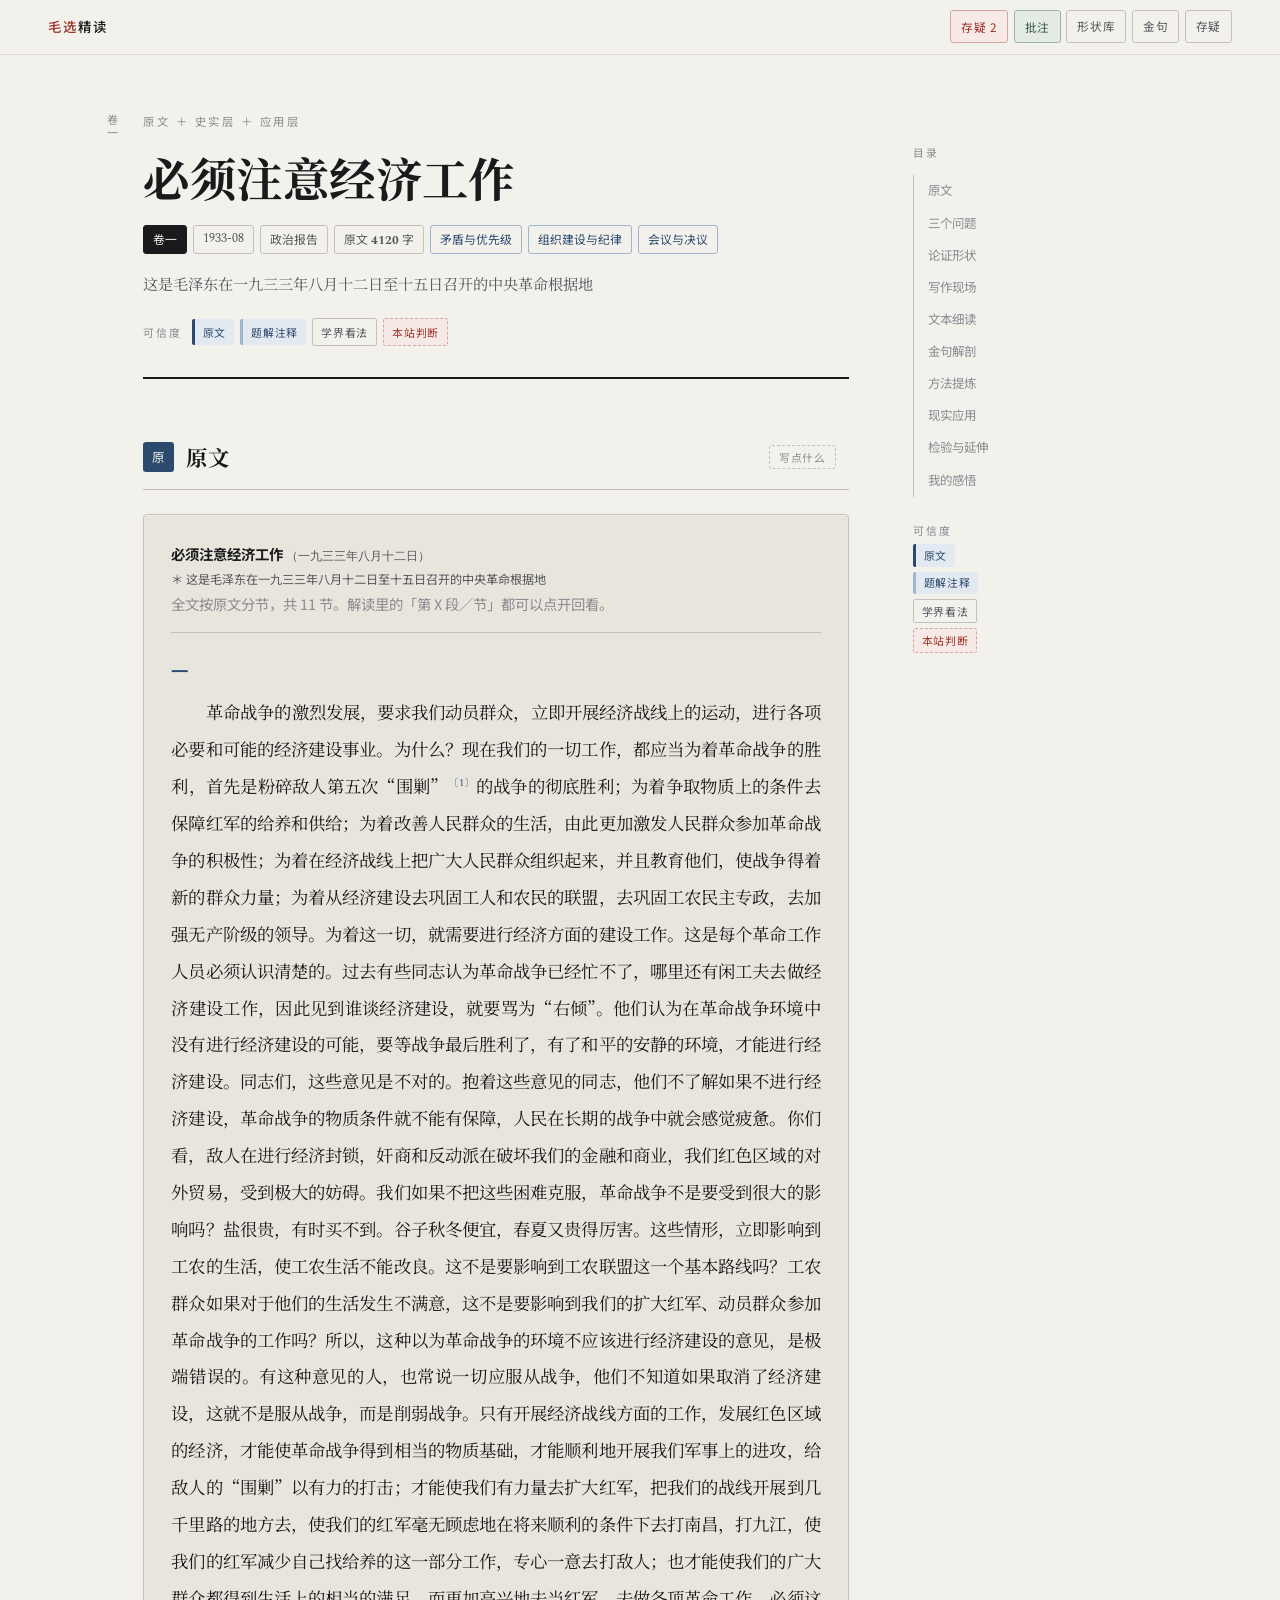
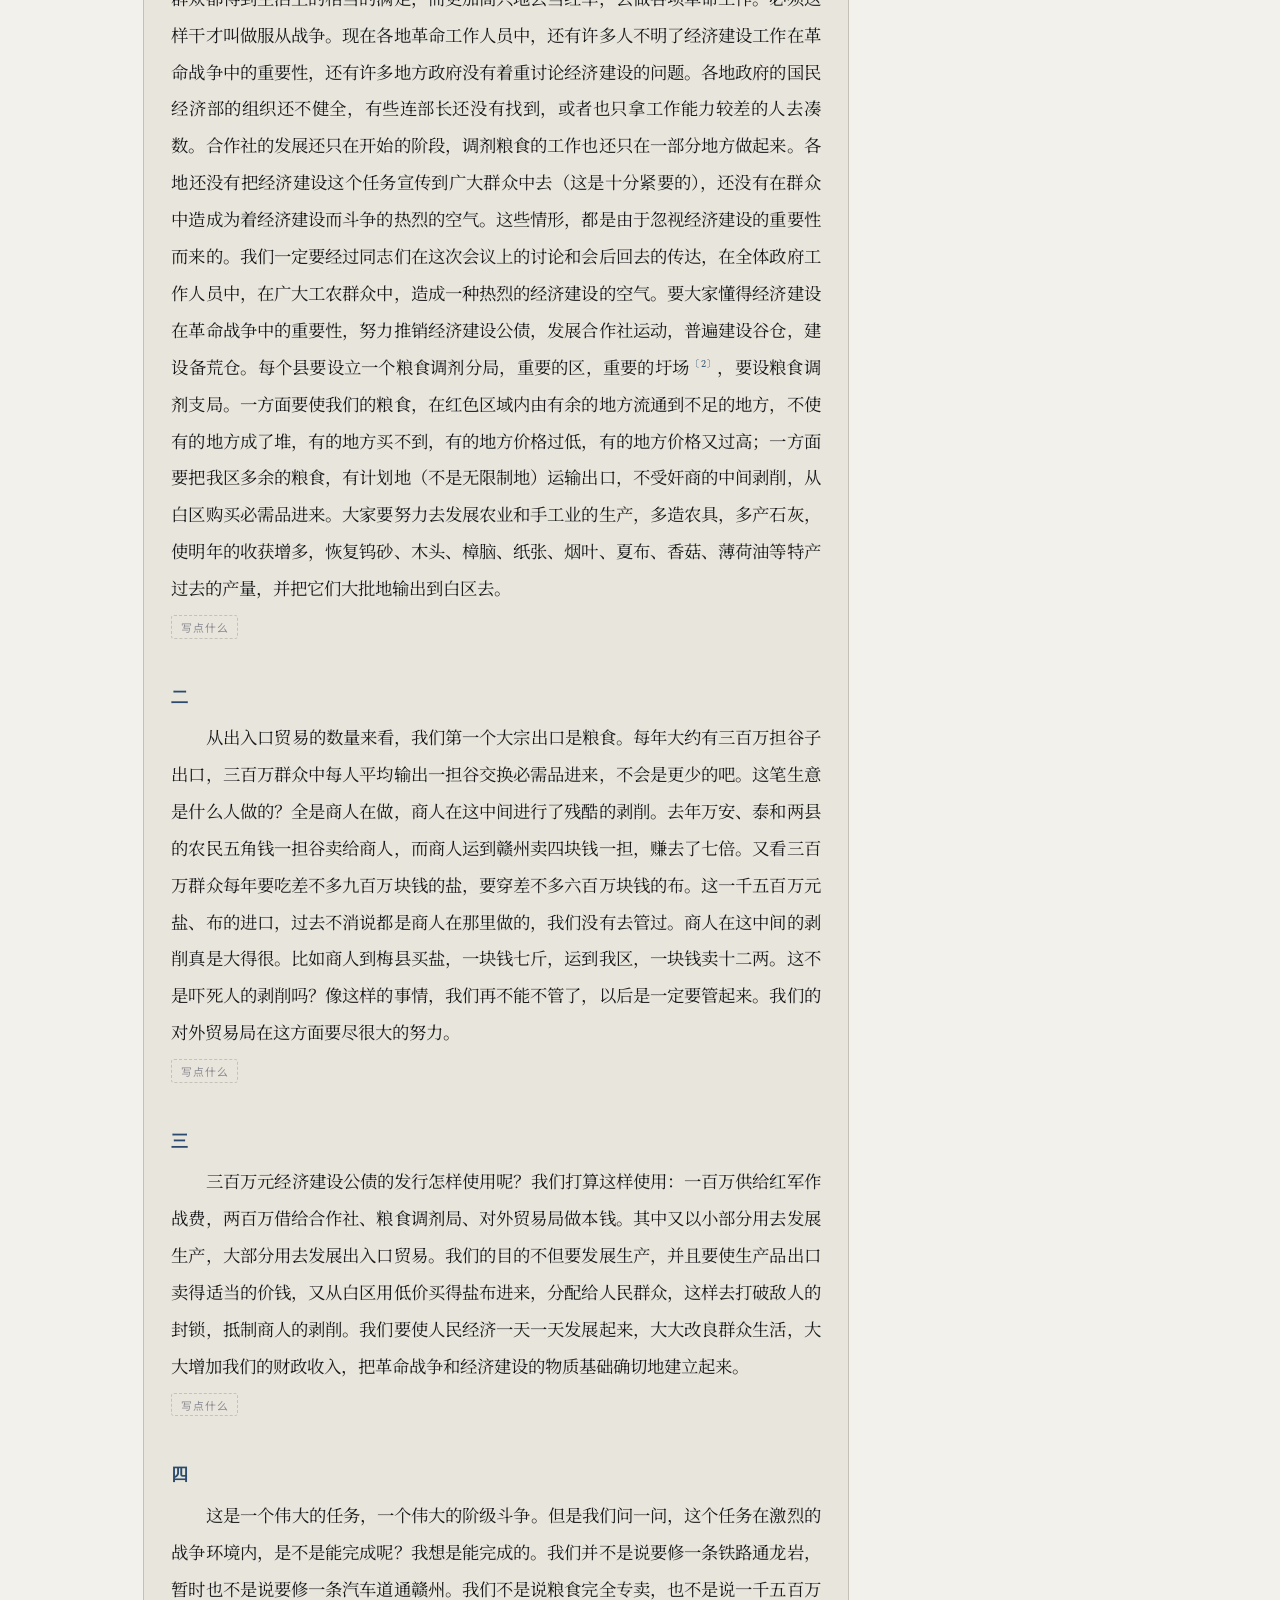
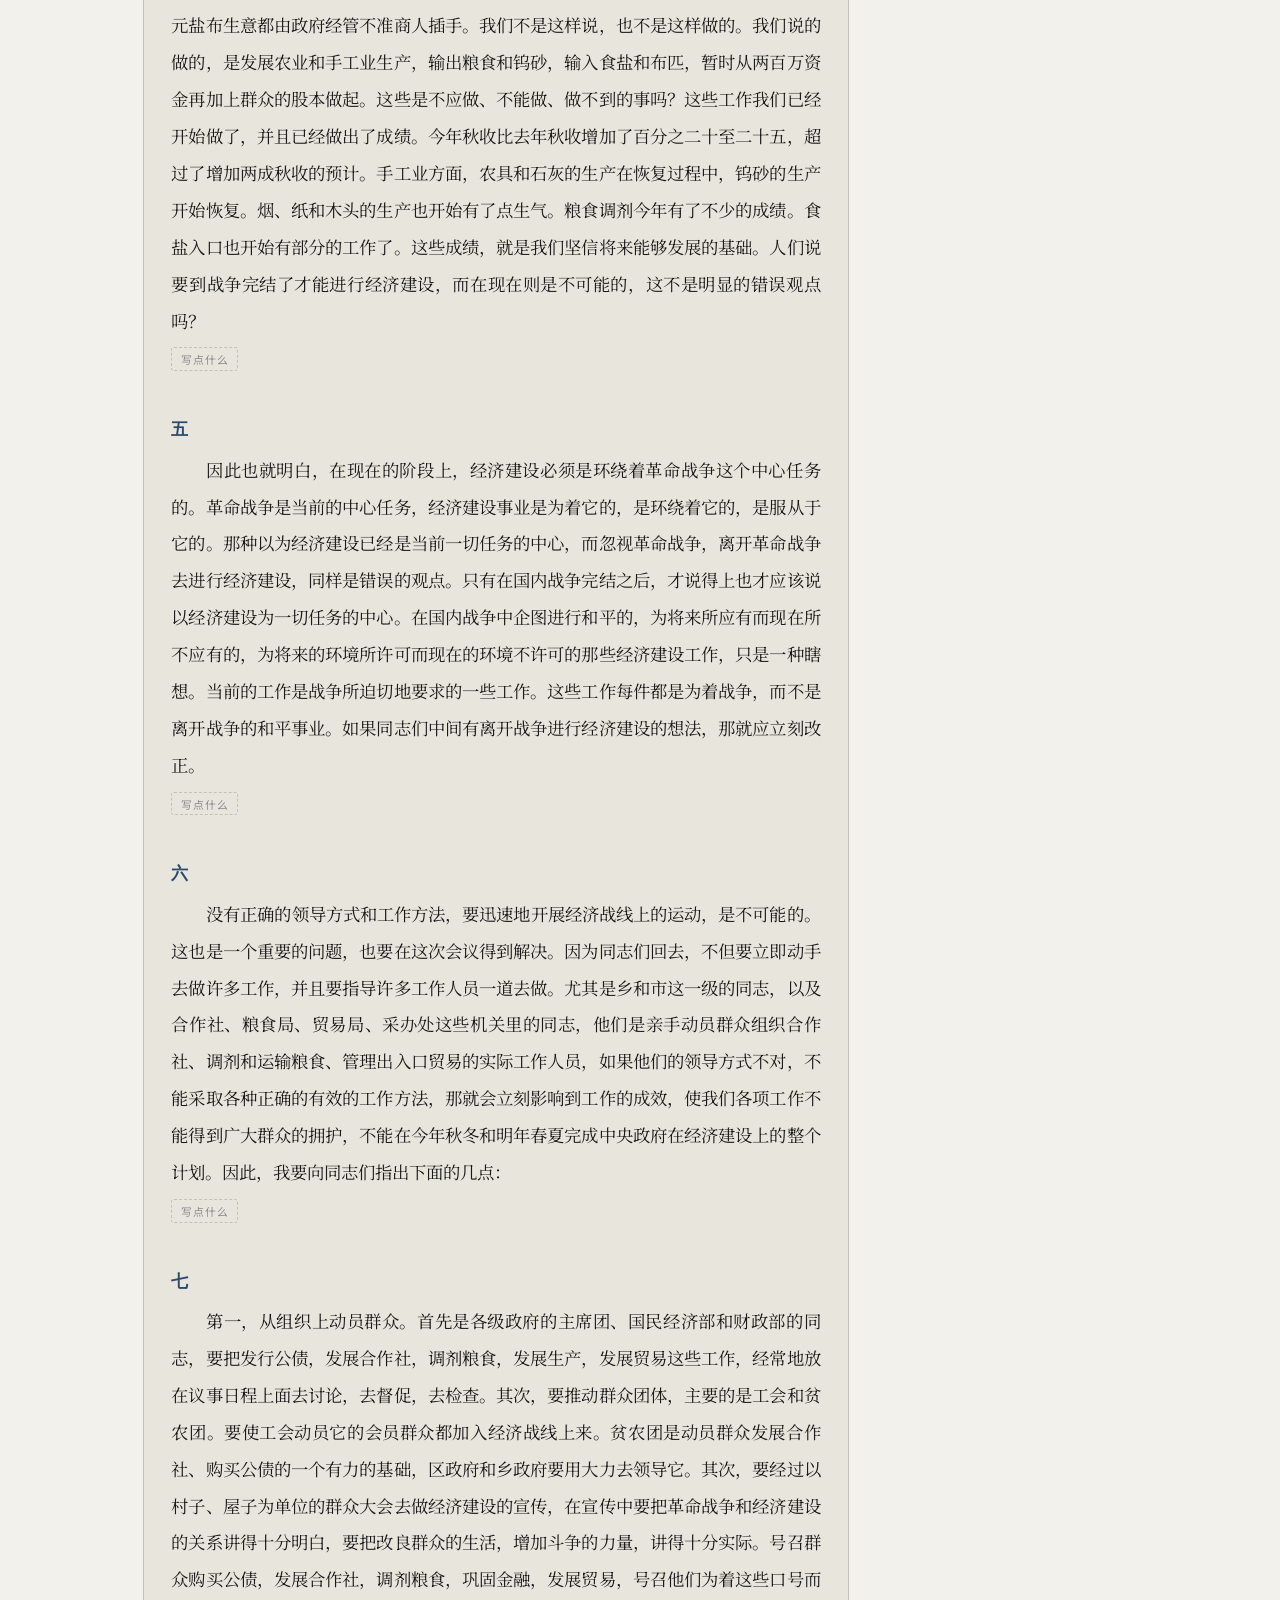
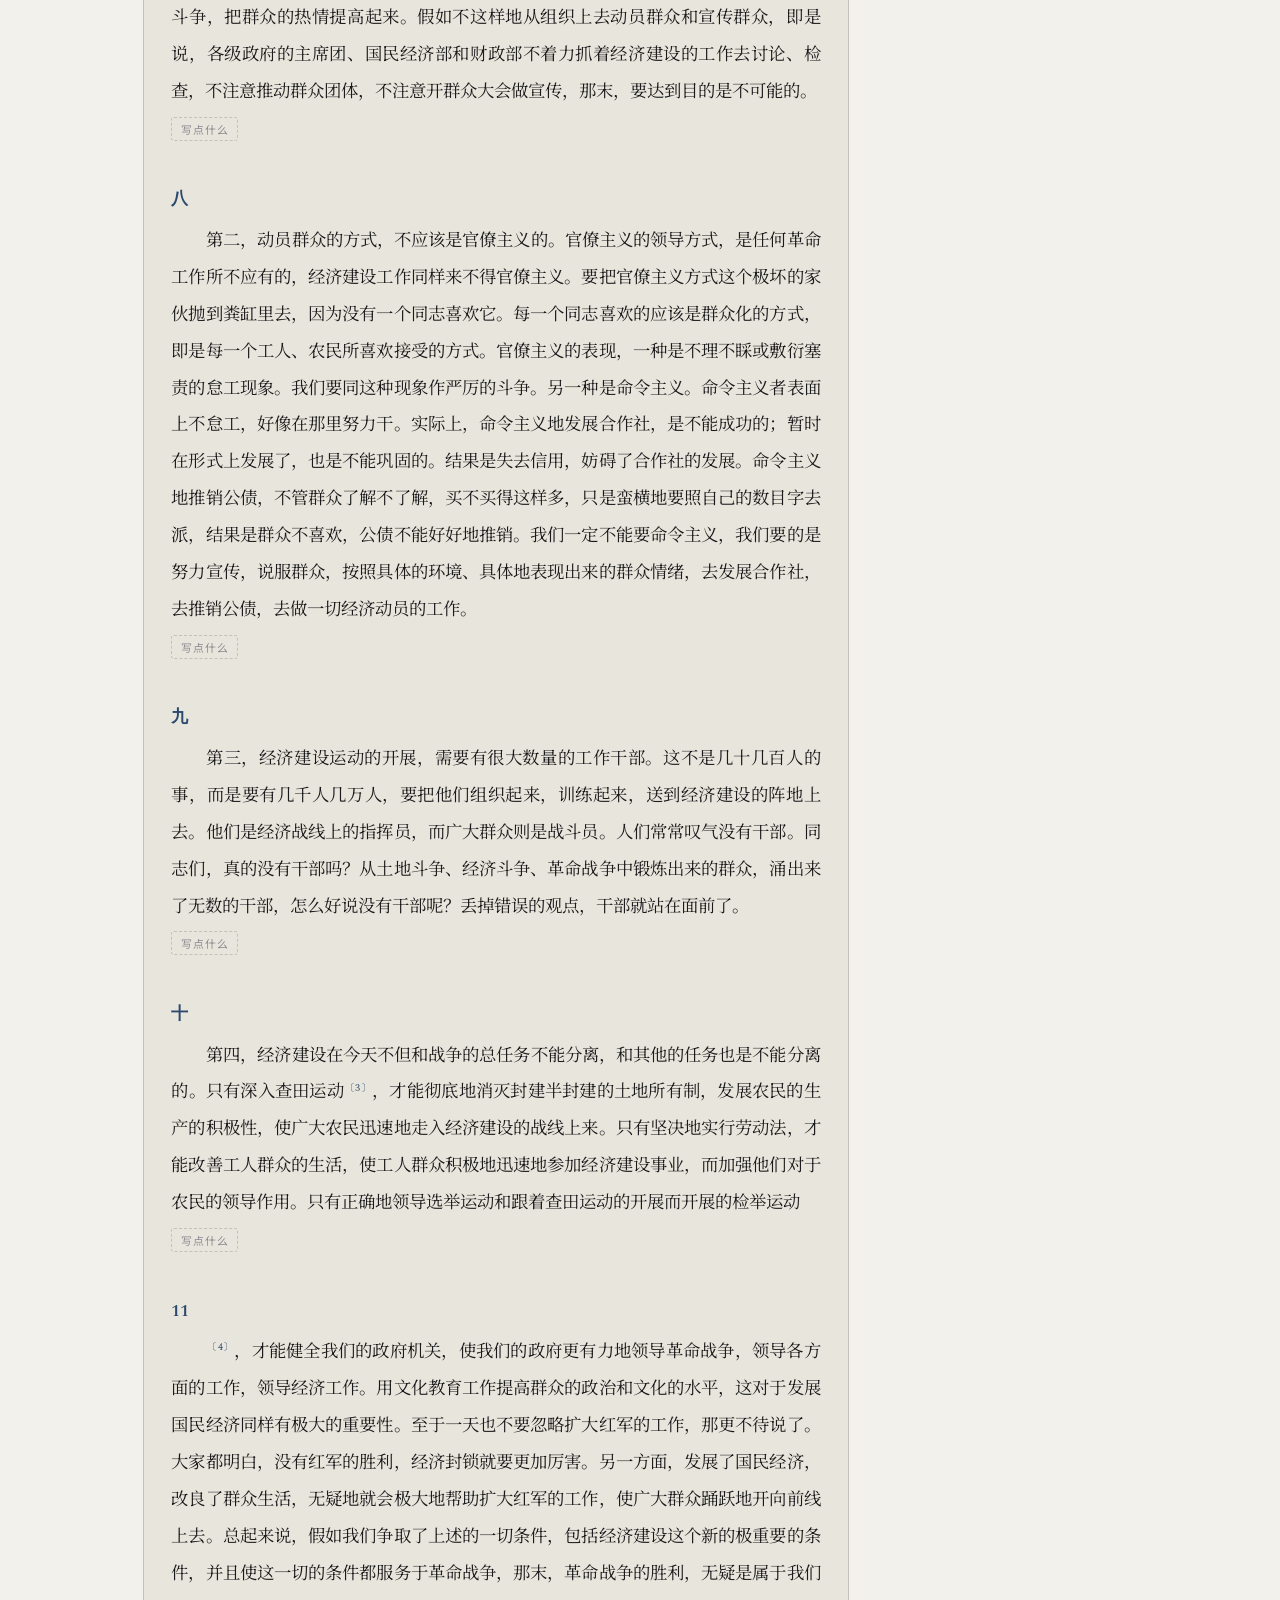
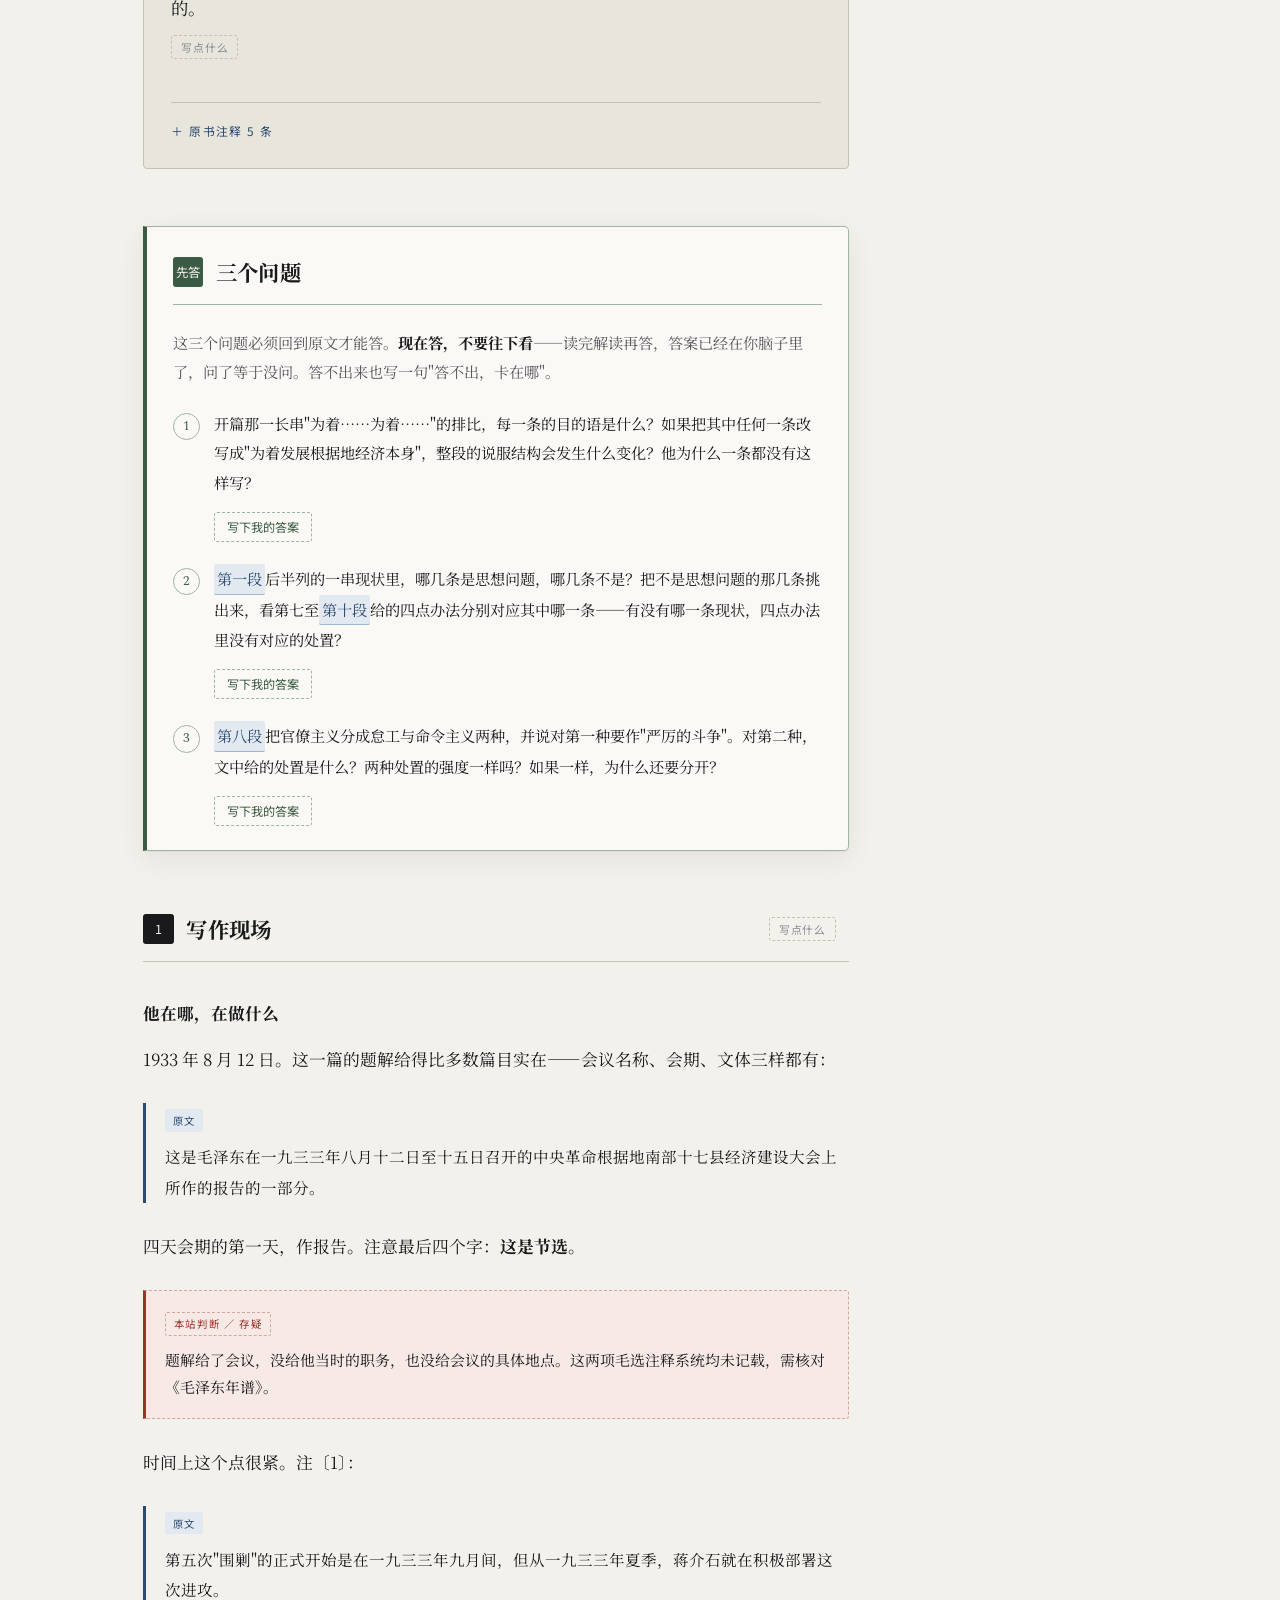
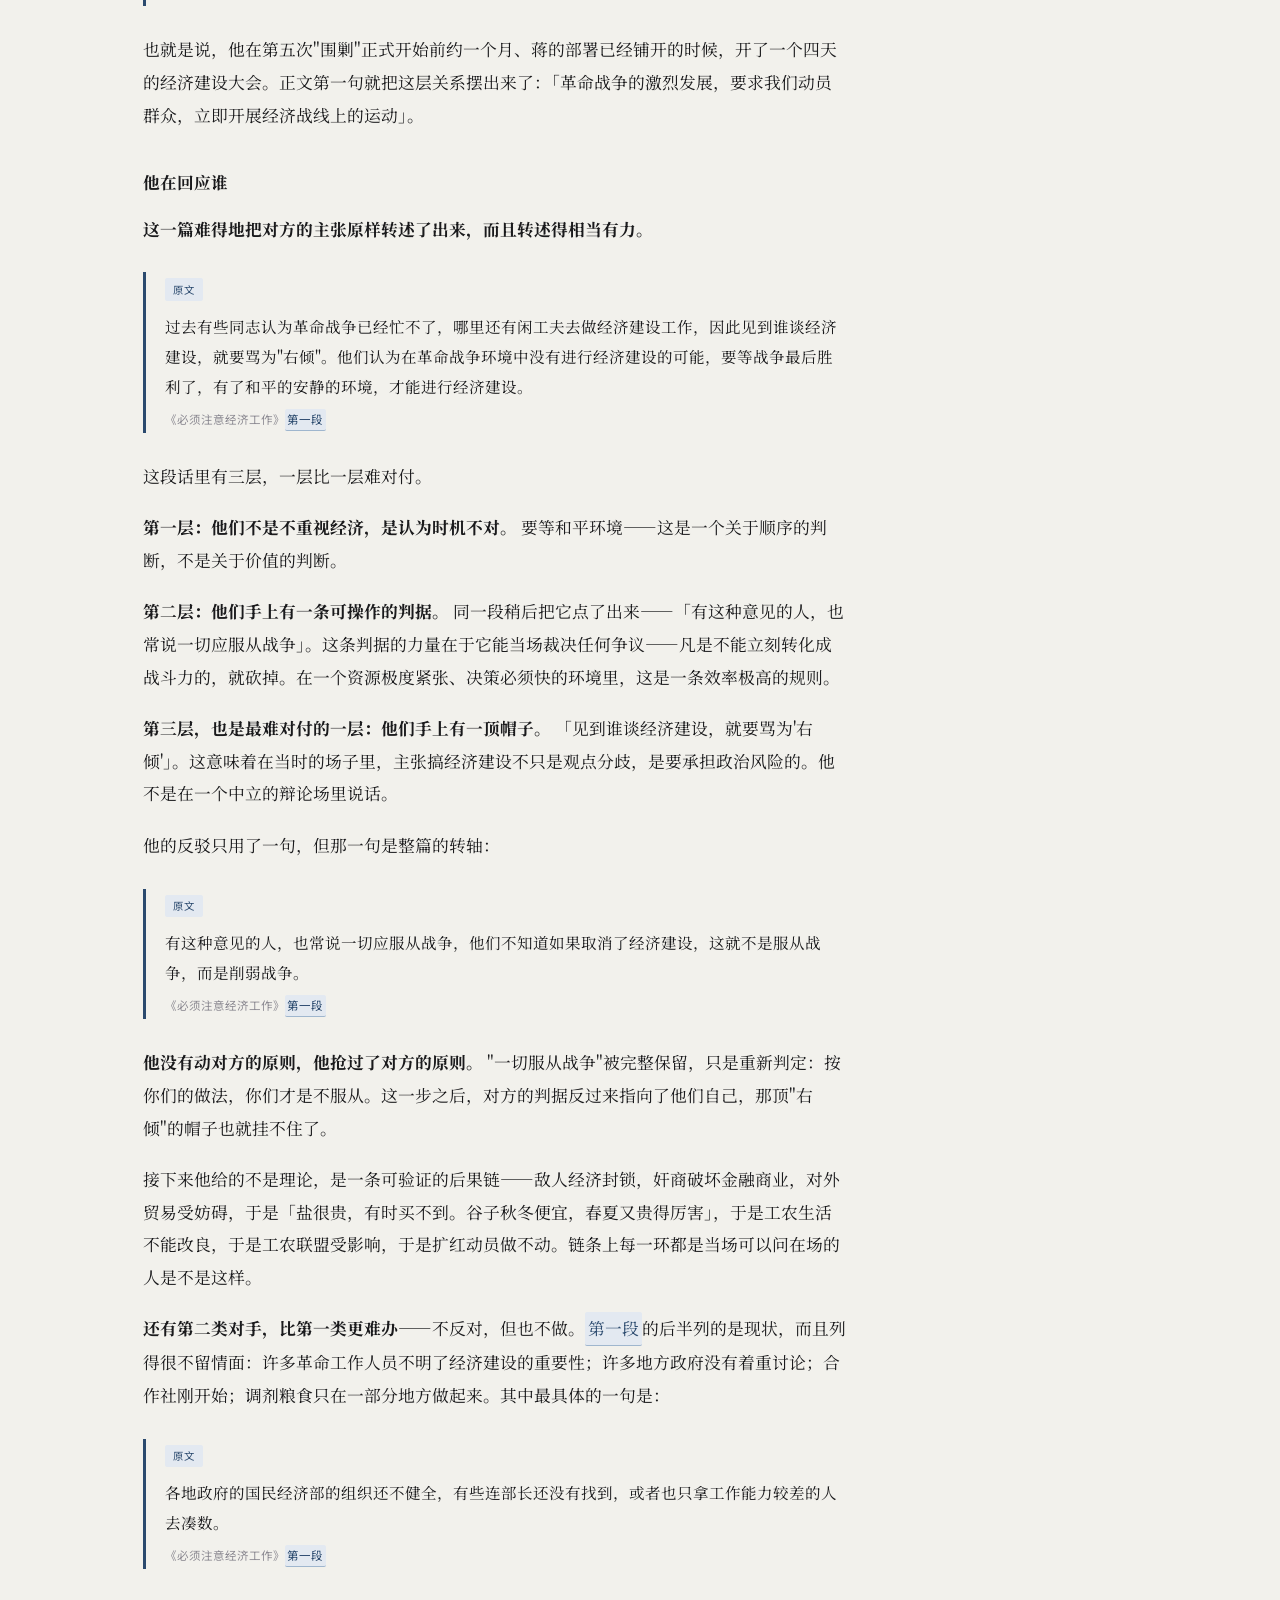
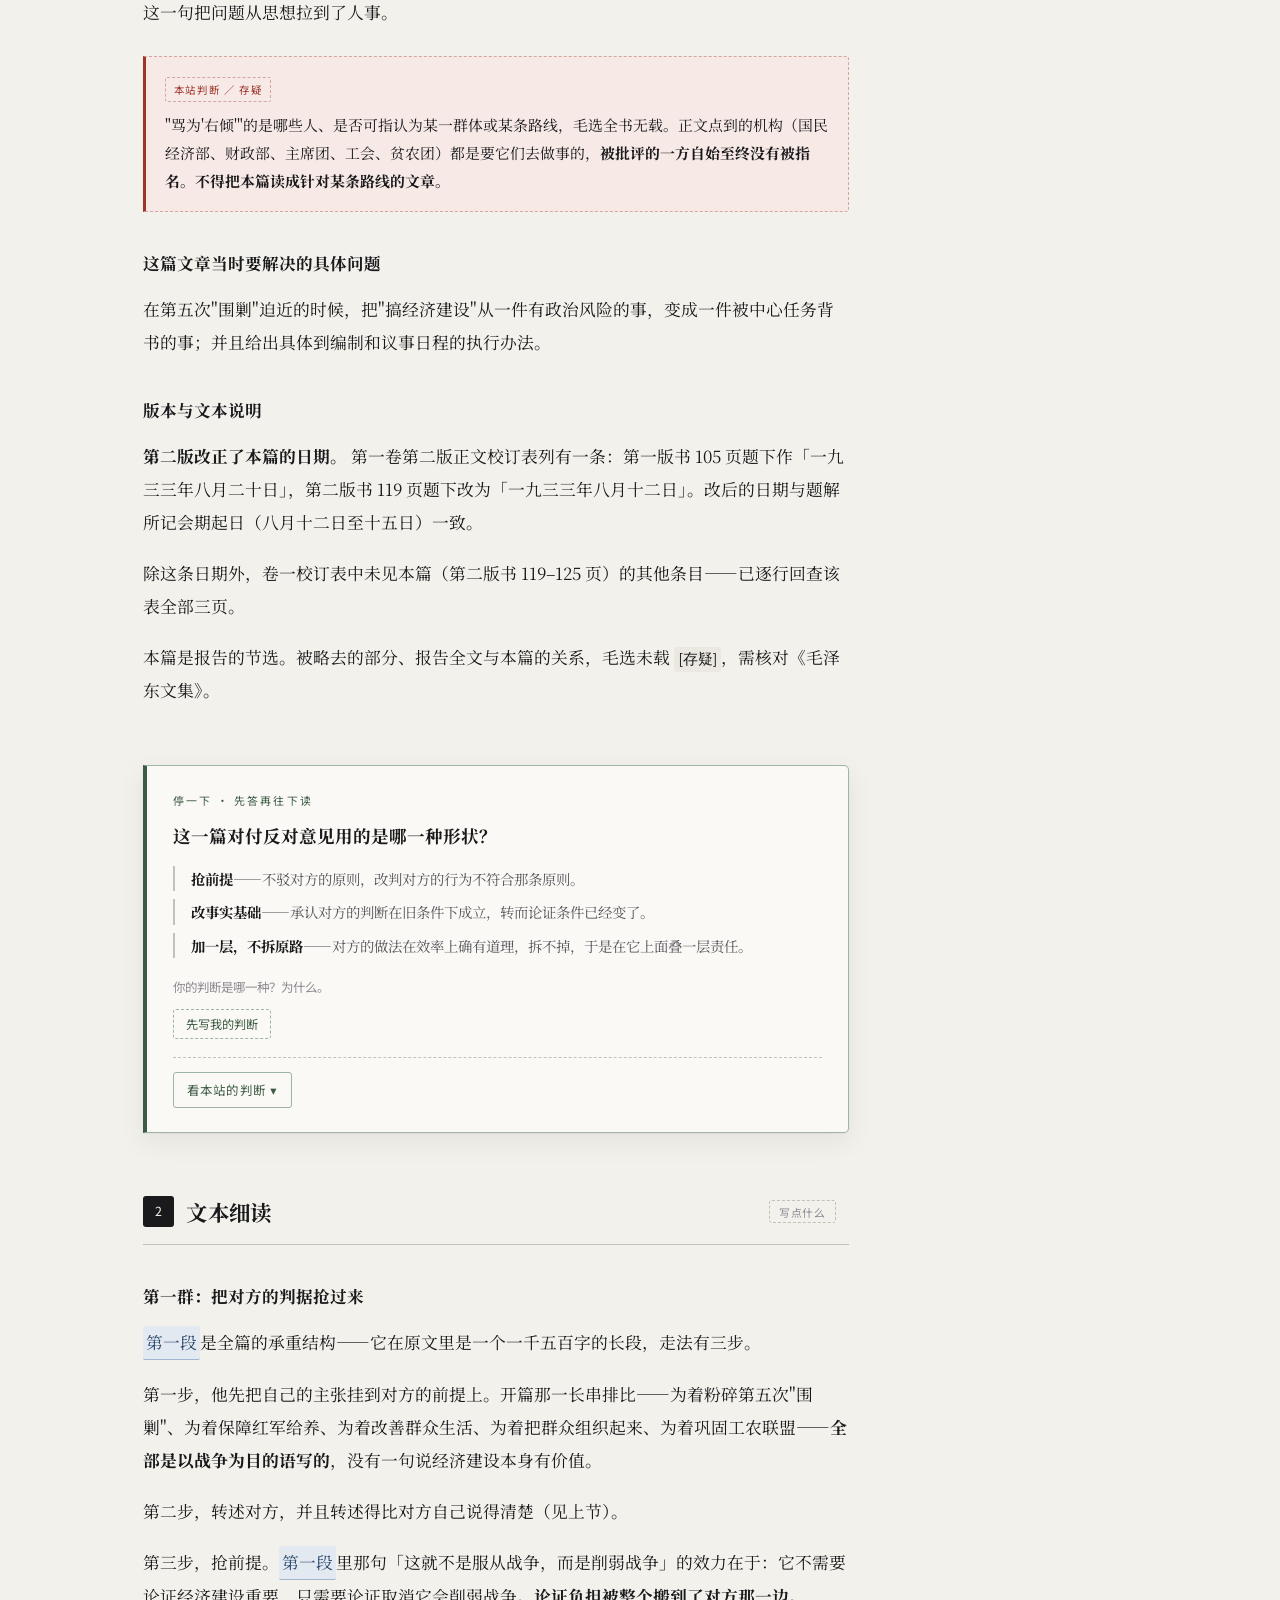
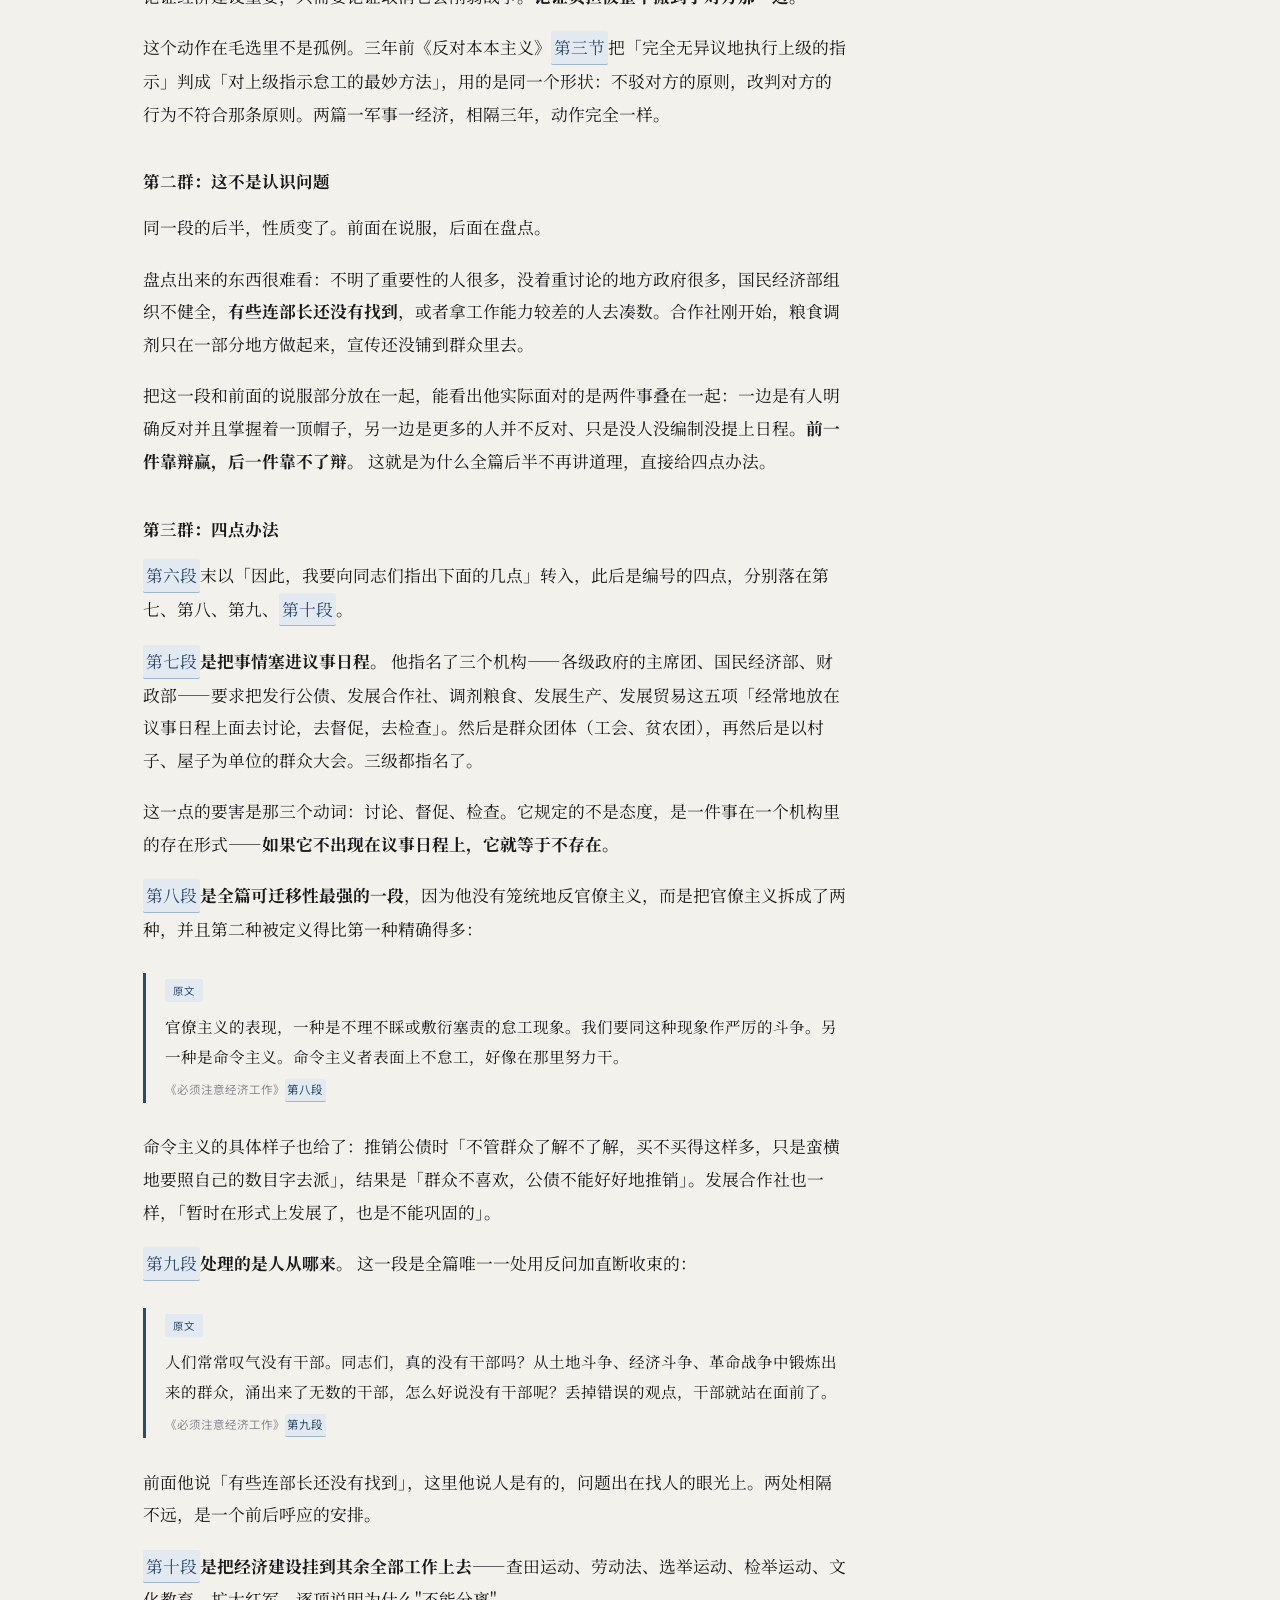
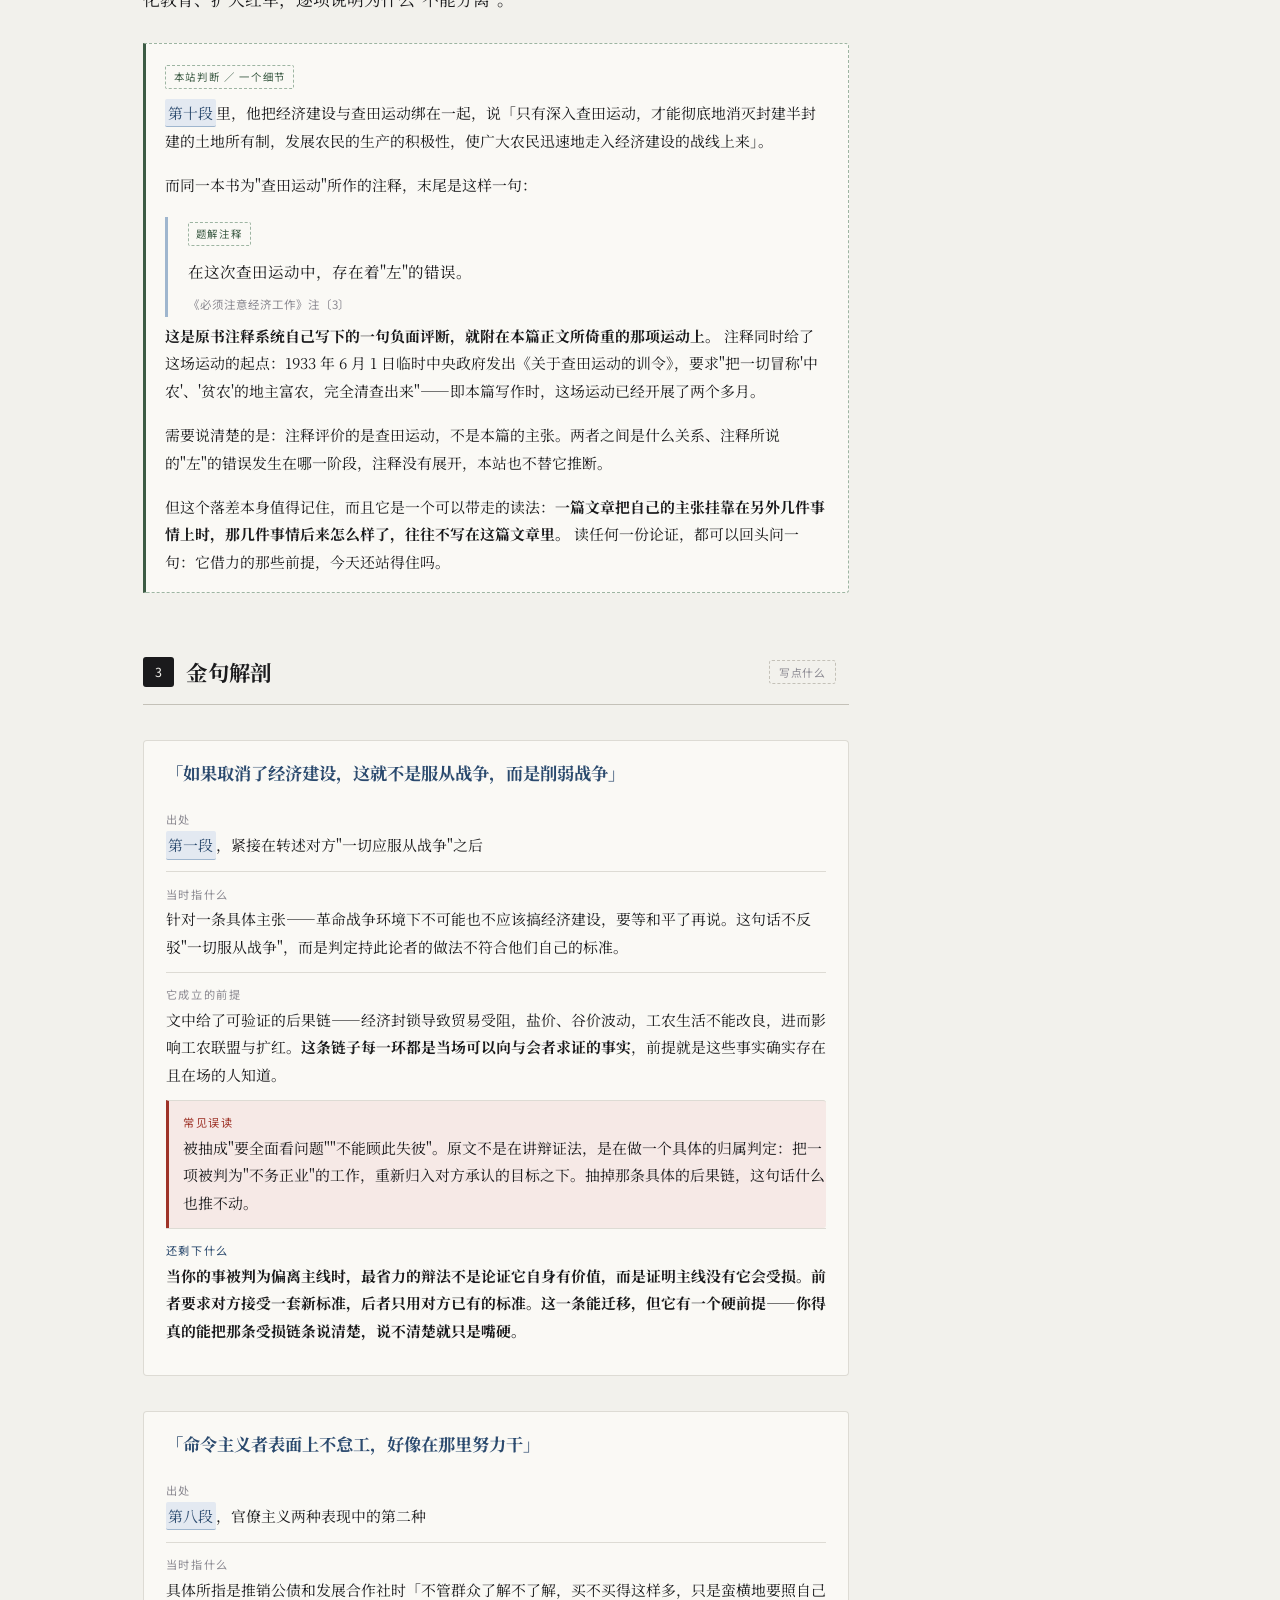
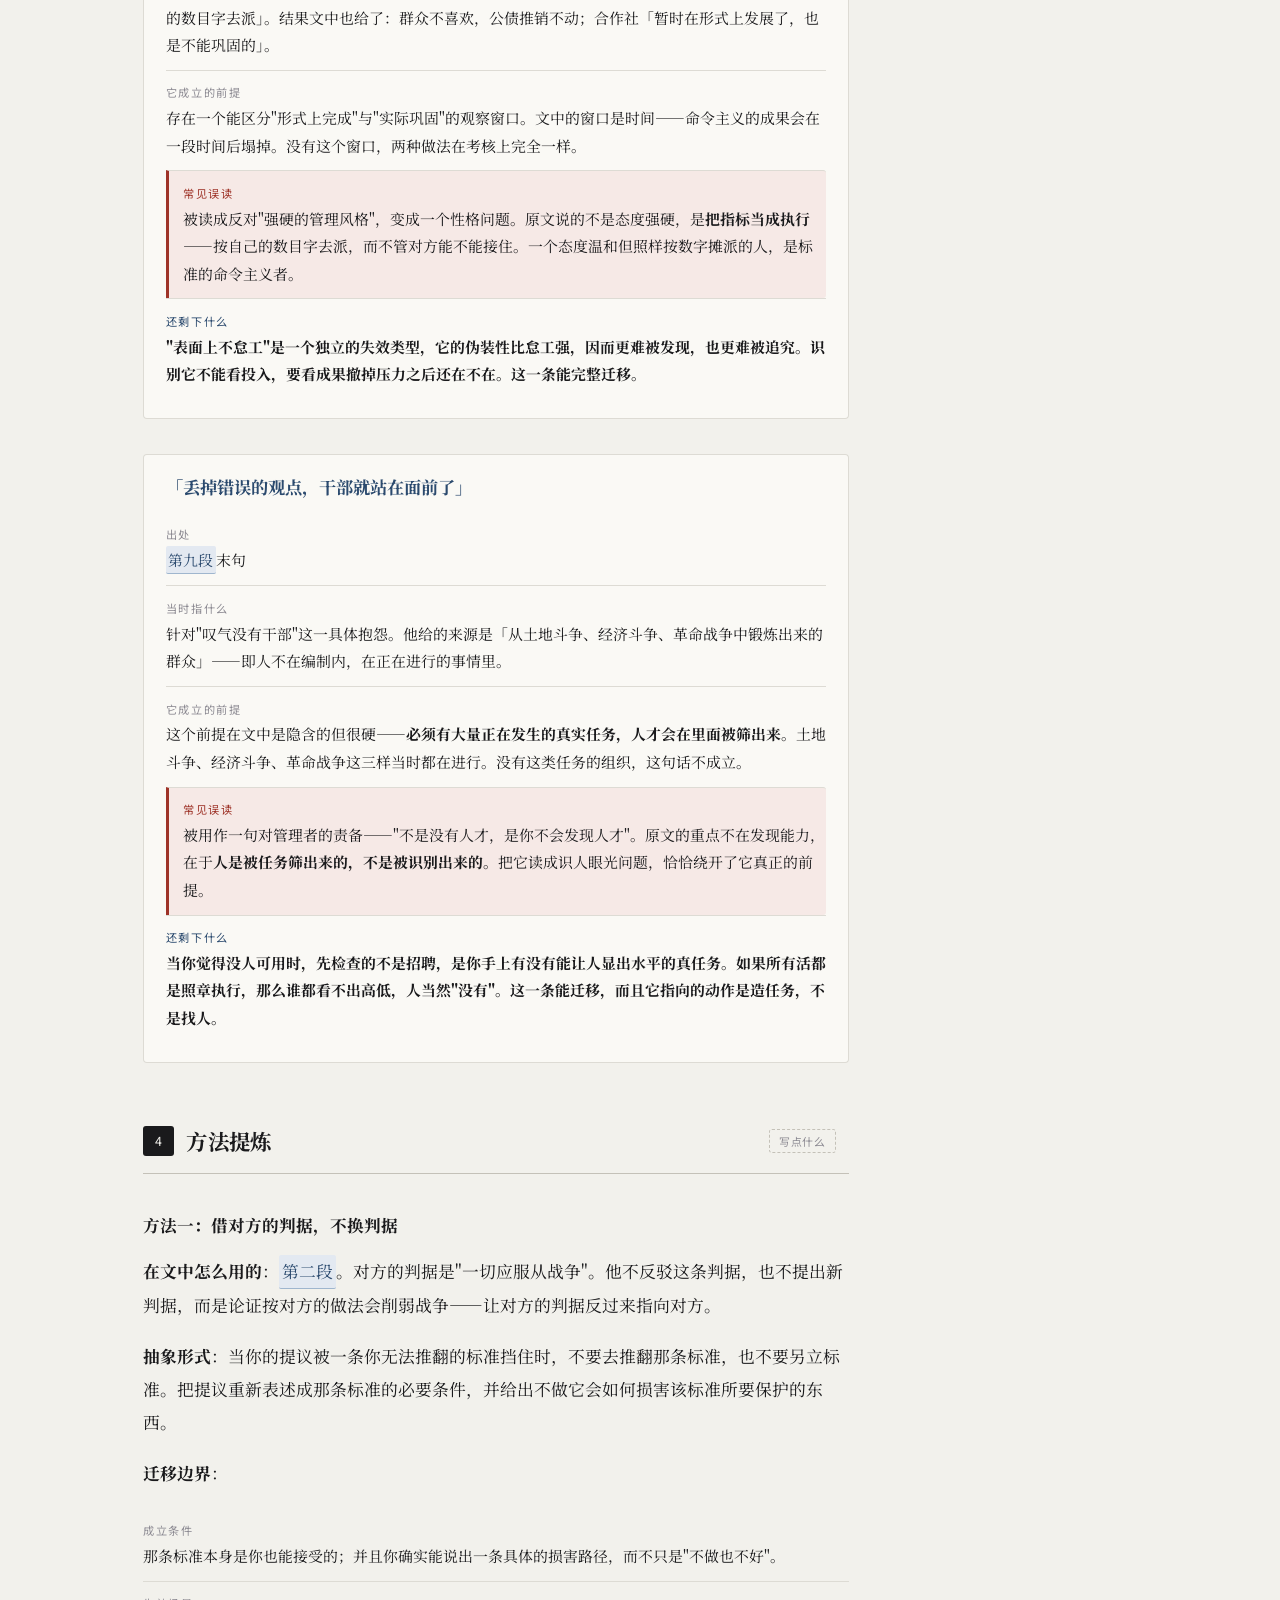
<file: a/a03.html>
<!doctype html>
<html lang="zh-CN">
<head>
<meta charset="utf-8">
<meta name="viewport" content="width=device-width,initial-scale=1,viewport-fit=cover">
<title>必须注意经济工作 · 毛选精读</title><link rel="preconnect" href="https://fonts.googleapis.com"><link rel="preconnect" href="https://fonts.gstatic.com" crossorigin><link rel="stylesheet" href="https://fonts.googleapis.com/css2?family=Noto+Serif+SC:wght@400;700&family=Noto+Sans+SC:wght@500&family=Spectral:ital,wght@0,400;0,600;1,400&display=swap"><link rel="stylesheet" href="../app.css">
</head>
<body>
<header class="bar"><div class="bar-in"><a class="home" href="../index.html"><span class="hm">毛选</span>精读</a><nav class="chips"><button class="cb d" id="dj" type="button">存疑</button><button class="cb n" id="nj" type="button">批注</button><a class="cb" href="../shapes.html">形状库</a><a class="cb" href="../quotes.html">金句</a><a class="cb" href="../doubts.html">存疑</a></nav></div><div class="prog" id="prog"></div></header>
<div class="shell"><div class="grid"><article>
<header class="mast">
 <div class="rail">卷一</div>
 <p class="eyebrow">原文 ＋ 史实层 ＋ 应用层</p>
 <h1>必须注意经济工作</h1>
 <div class="meta"><span class="vol">卷一</span><span class="num">1933-08</span><span>政治报告</span><span>原文 <b class="num">4120</b> 字</span><span class="th">矛盾与优先级</span><span class="th">组织建设与纪律</span><span class="th">会议与决议</span></div>
 <p class="lede"> 这是毛泽东在一九三三年八月十二日至十五日召开的中央革命根据地</p>
 <div class="key"><span class="kt">可信度</span><span class="k1">原文</span><span class="k2">题解注释</span><span class="k3">学界看法</span><span class="k4">本站判断</span></div>
</header>
<nav class="tocm"><div class="tt">这一篇怎么读</div><ol><li><a href="#s0">原文</a></li><li><a href="#s0b">三个问题</a></li><li><a href="#quiz">论证形状</a></li><li><a href="#s1">写作现场</a></li><li><a href="#s2">文本细读</a></li><li><a href="#s3">金句解剖</a></li><li><a href="#s4">方法提炼</a></li><li><a href="#s5">现实应用</a></li><li><a href="#s6">检验与延伸</a></li><li><a href="#s7">我的感悟</a></li></ol>
<p class="tn">顺序是有意的：<b>先读原文，再答三问，再猜形状</b>，然后才看解读。</p></nav>

<section class="sec src" id="s0"><div class="sh"><span class="sn">原</span><h2>原文</h2>
<button class="anb" data-a="s0" data-l="原文（整篇）" type="button">写点什么</button></div>
<div class="srcwrap">
 <div class="srchead"><b>必须注意经济工作</b> <span class="num">（一九三三年八月十二日）</span><br>＊  这是毛泽东在一九三三年八月十二日至十五日召开的中央革命根据地<br>
 <span class="dim">全文按原文分节，共 11 节。解读里的「第 X 段／节」都可以点开回看。</span></div>
 <section class="op" id="p1"><div class="opn"><span class="num">一</span></div><p>革命战争的激烈发展，要求我们动员群众，立即开展经济战线上的运动，进行各项必要和可能的经济建设事业。为什么？现在我们的一切工作，都应当为着革命战争的胜利，首先是粉碎敌人第五次“围剿”<sup class="nt">1</sup>的战争的彻底胜利；为着争取物质上的条件去保障红军的给养和供给；为着改善人民群众的生活，由此更加激发人民群众参加革命战争的积极性；为着在经济战线上把广大人民群众组织起来，并且教育他们，使战争得着新的群众力量；为着从经济建设去巩固工人和农民的联盟，去巩固工农民主专政，去加强无产阶级的领导。为着这一切，就需要进行经济方面的建设工作。这是每个革命工作人员必须认识清楚的。过去有些同志认为革命战争已经忙不了，哪里还有闲工夫去做经济建设工作，因此见到谁谈经济建设，就要骂为“右倾”。他们认为在革命战争环境中没有进行经济建设的可能，要等战争最后胜利了，有了和平的安静的环境，才能进行经济建设。同志们，这些意见是不对的。抱着这些意见的同志，他们不了解如果不进行经济建设，革命战争的物质条件就不能有保障，人民在长期的战争中就会感觉疲惫。你们看，敌人在进行经济封锁，奸商和反动派在破坏我们的金融和商业，我们红色区域的对外贸易，受到极大的妨碍。我们如果不把这些困难克服，革命战争不是要受到很大的影响吗？盐很贵，有时买不到。谷子秋冬便宜，春夏又贵得厉害。这些情形，立即影响到工农的生活，使工农生活不能改良。这不是要影响到工农联盟这一个基本路线吗？工农群众如果对于他们的生活发生不满意，这不是要影响到我们的扩大红军、动员群众参加革命战争的工作吗？所以，这种以为革命战争的环境不应该进行经济建设的意见，是极端错误的。有这种意见的人，也常说一切应服从战争，他们不知道如果取消了经济建设，这就不是服从战争，而是削弱战争。只有开展经济战线方面的工作，发展红色区域的经济，才能使革命战争得到相当的物质基础，才能顺利地开展我们军事上的进攻，给敌人的“围剿”以有力的打击；才能使我们有力量去扩大红军，把我们的战线开展到几千里路的地方去，使我们的红军毫无顾虑地在将来顺利的条件下去打南昌，打九江，使我们的红军减少自己找给养的这一部分工作，专心一意去打敌人；也才能使我们的广大群众都得到生活上的相当的满足，而更加高兴地去当红军，去做各项革命工作。必须这样干才叫做服从战争。现在各地革命工作人员中，还有许多人不明了经济建设工作在革命战争中的重要性，还有许多地方政府没有着重讨论经济建设的问题。各地政府的国民经济部的组织还不健全，有些连部长还没有找到，或者也只拿工作能力较差的人去凑数。合作社的发展还只在开始的阶段，调剂粮食的工作也还只在一部分地方做起来。各地还没有把经济建设这个任务宣传到广大群众中去（这是十分紧要的），还没有在群众中造成为着经济建设而斗争的热烈的空气。这些情形，都是由于忽视经济建设的重要性而来的。我们一定要经过同志们在这次会议上的讨论和会后回去的传达，在全体政府工作人员中，在广大工农群众中，造成一种热烈的经济建设的空气。要大家懂得经济建设在革命战争中的重要性，努力推销经济建设公债，发展合作社运动，普遍建设谷仓，建设备荒仓。每个县要设立一个粮食调剂分局，重要的区，重要的圩场<sup class="nt">2</sup>，要设粮食调剂支局。一方面要使我们的粮食，在红色区域内由有余的地方流通到不足的地方，不使有的地方成了堆，有的地方买不到，有的地方价格过低，有的地方价格又过高；一方面要把我区多余的粮食，有计划地（不是无限制地）运输出口，不受奸商的中间剥削，从白区购买必需品进来。大家要努力去发展农业和手工业的生产，多造农具，多产石灰，使明年的收获增多，恢复钨砂、木头、樟脑、纸张、烟叶、夏布、香菇、薄荷油等特产过去的产量，并把它们大批地输出到白区去。</p><button class="anb" data-a="p1" data-l="原文第一节" type="button">写点什么</button></section>
<section class="op" id="p2"><div class="opn"><span class="num">二</span></div><p>从出入口贸易的数量来看，我们第一个大宗出口是粮食。每年大约有三百万担谷子出口，三百万群众中每人平均输出一担谷交换必需品进来，不会是更少的吧。这笔生意是什么人做的？全是商人在做，商人在这中间进行了残酷的剥削。去年万安、泰和两县的农民五角钱一担谷卖给商人，而商人运到赣州卖四块钱一担，赚去了七倍。又看三百万群众每年要吃差不多九百万块钱的盐，要穿差不多六百万块钱的布。这一千五百万元盐、布的进口，过去不消说都是商人在那里做的，我们没有去管过。商人在这中间的剥削真是大得很。比如商人到梅县买盐，一块钱七斤，运到我区，一块钱卖十二两。这不是吓死人的剥削吗？像这样的事情，我们再不能不管了，以后是一定要管起来。我们的对外贸易局在这方面要尽很大的努力。</p><button class="anb" data-a="p2" data-l="原文第二节" type="button">写点什么</button></section>
<section class="op" id="p3"><div class="opn"><span class="num">三</span></div><p>三百万元经济建设公债的发行怎样使用呢？我们打算这样使用：一百万供给红军作战费，两百万借给合作社、粮食调剂局、对外贸易局做本钱。其中又以小部分用去发展生产，大部分用去发展出入口贸易。我们的目的不但要发展生产，并且要使生产品出口卖得适当的价钱，又从白区用低价买得盐布进来，分配给人民群众，这样去打破敌人的封锁，抵制商人的剥削。我们要使人民经济一天一天发展起来，大大改良群众生活，大大增加我们的财政收入，把革命战争和经济建设的物质基础确切地建立起来。</p><button class="anb" data-a="p3" data-l="原文第三节" type="button">写点什么</button></section>
<section class="op" id="p4"><div class="opn"><span class="num">四</span></div><p>这是一个伟大的任务，一个伟大的阶级斗争。但是我们问一问，这个任务在激烈的战争环境内，是不是能完成呢？我想是能完成的。我们并不是说要修一条铁路通龙岩，暂时也不是说要修一条汽车道通赣州。我们不是说粮食完全专卖，也不是说一千五百万元盐布生意都由政府经管不准商人插手。我们不是这样说，也不是这样做的。我们说的做的，是发展农业和手工业生产，输出粮食和钨砂，输入食盐和布匹，暂时从两百万资金再加上群众的股本做起。这些是不应做、不能做、做不到的事吗？这些工作我们已经开始做了，并且已经做出了成绩。今年秋收比去年秋收增加了百分之二十至二十五，超过了增加两成秋收的预计。手工业方面，农具和石灰的生产在恢复过程中，钨砂的生产开始恢复。烟、纸和木头的生产也开始有了点生气。粮食调剂今年有了不少的成绩。食盐入口也开始有部分的工作了。这些成绩，就是我们坚信将来能够发展的基础。人们说要到战争完结了才能进行经济建设，而在现在则是不可能的，这不是明显的错误观点吗？</p><button class="anb" data-a="p4" data-l="原文第四节" type="button">写点什么</button></section>
<section class="op" id="p5"><div class="opn"><span class="num">五</span></div><p>因此也就明白，在现在的阶段上，经济建设必须是环绕着革命战争这个中心任务的。革命战争是当前的中心任务，经济建设事业是为着它的，是环绕着它的，是服从于它的。那种以为经济建设已经是当前一切任务的中心，而忽视革命战争，离开革命战争去进行经济建设，同样是错误的观点。只有在国内战争完结之后，才说得上也才应该说以经济建设为一切任务的中心。在国内战争中企图进行和平的，为将来所应有而现在所不应有的，为将来的环境所许可而现在的环境不许可的那些经济建设工作，只是一种瞎想。当前的工作是战争所迫切地要求的一些工作。这些工作每件都是为着战争，而不是离开战争的和平事业。如果同志们中间有离开战争进行经济建设的想法，那就应立刻改正。</p><button class="anb" data-a="p5" data-l="原文第五节" type="button">写点什么</button></section>
<section class="op" id="p6"><div class="opn"><span class="num">六</span></div><p>没有正确的领导方式和工作方法，要迅速地开展经济战线上的运动，是不可能的。这也是一个重要的问题，也要在这次会议得到解决。因为同志们回去，不但要立即动手去做许多工作，并且要指导许多工作人员一道去做。尤其是乡和市这一级的同志，以及合作社、粮食局、贸易局、采办处这些机关里的同志，他们是亲手动员群众组织合作社、调剂和运输粮食、管理出入口贸易的实际工作人员，如果他们的领导方式不对，不能采取各种正确的有效的工作方法，那就会立刻影响到工作的成效，使我们各项工作不能得到广大群众的拥护，不能在今年秋冬和明年春夏完成中央政府在经济建设上的整个计划。因此，我要向同志们指出下面的几点：</p><button class="anb" data-a="p6" data-l="原文第六节" type="button">写点什么</button></section>
<section class="op" id="p7"><div class="opn"><span class="num">七</span></div><p>第一，从组织上动员群众。首先是各级政府的主席团、国民经济部和财政部的同志，要把发行公债，发展合作社，调剂粮食，发展生产，发展贸易这些工作，经常地放在议事日程上面去讨论，去督促，去检查。其次，要推动群众团体，主要的是工会和贫农团。要使工会动员它的会员群众都加入经济战线上来。贫农团是动员群众发展合作社、购买公债的一个有力的基础，区政府和乡政府要用大力去领导它。其次，要经过以村子、屋子为单位的群众大会去做经济建设的宣传，在宣传中要把革命战争和经济建设的关系讲得十分明白，要把改良群众的生活，增加斗争的力量，讲得十分实际。号召群众购买公债，发展合作社，调剂粮食，巩固金融，发展贸易，号召他们为着这些口号而斗争，把群众的热情提高起来。假如不这样地从组织上去动员群众和宣传群众，即是说，各级政府的主席团、国民经济部和财政部不着力抓着经济建设的工作去讨论、检查，不注意推动群众团体，不注意开群众大会做宣传，那末，要达到目的是不可能的。</p><button class="anb" data-a="p7" data-l="原文第七节" type="button">写点什么</button></section>
<section class="op" id="p8"><div class="opn"><span class="num">八</span></div><p>第二，动员群众的方式，不应该是官僚主义的。官僚主义的领导方式，是任何革命工作所不应有的，经济建设工作同样来不得官僚主义。要把官僚主义方式这个极坏的家伙抛到粪缸里去，因为没有一个同志喜欢它。每一个同志喜欢的应该是群众化的方式，即是每一个工人、农民所喜欢接受的方式。官僚主义的表现，一种是不理不睬或敷衍塞责的怠工现象。我们要同这种现象作严厉的斗争。另一种是命令主义。命令主义者表面上不怠工，好像在那里努力干。实际上，命令主义地发展合作社，是不能成功的；暂时在形式上发展了，也是不能巩固的。结果是失去信用，妨碍了合作社的发展。命令主义地推销公债，不管群众了解不了解，买不买得这样多，只是蛮横地要照自己的数目字去派，结果是群众不喜欢，公债不能好好地推销。我们一定不能要命令主义，我们要的是努力宣传，说服群众，按照具体的环境、具体地表现出来的群众情绪，去发展合作社，去推销公债，去做一切经济动员的工作。</p><button class="anb" data-a="p8" data-l="原文第八节" type="button">写点什么</button></section>
<section class="op" id="p9"><div class="opn"><span class="num">九</span></div><p>第三，经济建设运动的开展，需要有很大数量的工作干部。这不是几十几百人的事，而是要有几千人几万人，要把他们组织起来，训练起来，送到经济建设的阵地上去。他们是经济战线上的指挥员，而广大群众则是战斗员。人们常常叹气没有干部。同志们，真的没有干部吗？从土地斗争、经济斗争、革命战争中锻炼出来的群众，涌出来了无数的干部，怎么好说没有干部呢？丢掉错误的观点，干部就站在面前了。</p><button class="anb" data-a="p9" data-l="原文第九节" type="button">写点什么</button></section>
<section class="op" id="p10"><div class="opn"><span class="num">十</span></div><p>第四，经济建设在今天不但和战争的总任务不能分离，和其他的任务也是不能分离的。只有深入查田运动<sup class="nt">3</sup>，才能彻底地消灭封建半封建的土地所有制，发展农民的生产的积极性，使广大农民迅速地走入经济建设的战线上来。只有坚决地实行劳动法，才能改善工人群众的生活，使工人群众积极地迅速地参加经济建设事业，而加强他们对于农民的领导作用。只有正确地领导选举运动和跟着查田运动的开展而开展的检举运动</p><button class="anb" data-a="p10" data-l="原文第十节" type="button">写点什么</button></section>
<section class="op" id="p11"><div class="opn"><span class="num">11</span></div><p><sup class="nt">4</sup>，才能健全我们的政府机关，使我们的政府更有力地领导革命战争，领导各方面的工作，领导经济工作。用文化教育工作提高群众的政治和文化的水平，这对于发展国民经济同样有极大的重要性。至于一天也不要忽略扩大红军的工作，那更不待说了。大家都明白，没有红军的胜利，经济封锁就要更加厉害。另一方面，发展了国民经济，改良了群众生活，无疑地就会极大地帮助扩大红军的工作，使广大群众踊跃地开向前线上去。总起来说，假如我们争取了上述的一切条件，包括经济建设这个新的极重要的条件，并且使这一切的条件都服务于革命战争，那末，革命战争的胜利，无疑是属于我们的。</p><button class="anb" data-a="p11" data-l="原文第11节" type="button">写点什么</button></section>
 <details class="notesrc"><summary>原书注释 5 条</summary><p>南部十七县经济建设大会上所作的报告的一部分。</p><p>〔1〕从一九三○年至一九三四年，国民党军队对以江西瑞金为中心的中央革命根据地共发动了五次大规模的军事进攻，叫做五次“围剿”。第五次“围剿”的正式开始是在一九三三年九月间，但从一九三三年夏季，蒋介石就在积极部署这次进攻。</p><p>〔2〕圩场，江西、福建等省农村中定期进行交易的市场。</p><p>〔3〕中央革命根据地在分配土地后于一九三三年至一九三四年开展了一次查田运动。查田是为了查漏划的地主富农，彻底消灭封建势力，巩固和纯洁苏维埃政权。一九三三年六月一日中华苏维埃共和国临时中央政府发出《关于查田运动的训令》，要求“把一切冒称‘中农’、‘贫农’的地主富农，完全清查出来”。同时按照一九三一年十二月一日《中华苏维埃共和国土地法》的规定，《训令》还提出“没收地主阶级的一切土地财产，没收富农的土地及多余的耕牛、农具、房屋，分配给过去分田不够的及尚未分到田的工人、贫农、中农，富农则分与较坏的劳动份地”。在这次查田运动中，存在着“左”的错误。</p><p>〔4〕检举运动是中央革命根据地在一九三二年底至一九三四年间开展的一次群众运动。它的目的是检举工农民主政府工作人员的某些不良行为，并且通过检举，清洗混入革命队伍中的反革命分子、阶级异己分子等。</p><p class="prov">录自《毛泽东选集》第一卷，人民出版社 1991 年第二版，第 119–125 页。逐字抽自原书，未作改动。</p></details>
</div></section>
<section class="sec ask" id="s0b"><div class="sh"><span class="sn">先答</span><h2>三个问题</h2></div><p class="lede">这三个问题必须回到原文才能答。<b>现在答，不要往下看</b>——读完解读再答，答案已经在你脑子里了，问了等于没问。答不出来也写一句"答不出，卡在哪"。</p><ol class="qlist"><li><div class="qn">1</div><div class="qb"><p>开篇那一长串"为着……为着……"的排比，每一条的目的语是什么？如果把其中任何一条改写成"为着发展根据地经济本身"，整段的说服结构会发生什么变化？他为什么一条都没有这样写？</p><div class="try" data-k="a03:q1" data-l="第 1 问"><div class="tq"></div><div class="tslot"></div><button class="tbtn" type="button">写下我的答案</button></div></div></li><li><div class="qn">2</div><div class="qb"><p><button class="pr" data-p="一">第一段</button>后半列的一串现状里，哪几条是思想问题，哪几条不是？把不是思想问题的那几条挑出来，看第七至<button class="pr" data-p="十">第十段</button>给的四点办法分别对应其中哪一条——有没有哪一条现状，四点办法里没有对应的处置？</p><div class="try" data-k="a03:q2" data-l="第 2 问"><div class="tq"></div><div class="tslot"></div><button class="tbtn" type="button">写下我的答案</button></div></div></li><li><div class="qn">3</div><div class="qb"><p><button class="pr" data-p="八">第八段</button>把官僚主义分成怠工与命令主义两种，并说对第一种要作"严厉的斗争"。对第二种，文中给的处置是什么？两种处置的强度一样吗？如果一样，为什么还要分开？</p><div class="try" data-k="a03:q3" data-l="第 3 问"><div class="tq"></div><div class="tslot"></div><button class="tbtn" type="button">写下我的答案</button></div></div></li></ol></section>
<section class="sec" id="s1"><div class="sh"><span class="sn num">1</span><h2>写作现场</h2><button class="anb" data-a="s1" data-l="写作现场" type="button">写点什么</button></div><h3>他在哪，在做什么</h3>
<p>1933 年 8 月 12 日。这一篇的题解给得比多数篇目实在——会议名称、会期、文体三样都有：</p>
<figure class="lv yuan q"><span class="lvb">原文</span><blockquote>这是毛泽东在一九三三年八月十二日至十五日召开的中央革命根据地南部十七县经济建设大会上所作的报告的一部分。</blockquote></figure>
<p>四天会期的第一天，作报告。注意最后四个字：<strong>这是节选</strong>。</p>
<aside class="lv mine"><span class="lvb">本站判断 ／ 存疑</span><p>题解给了会议，没给他当时的职务，也没给会议的具体地点。这两项毛选注释系统均未记载，需核对《毛泽东年谱》。</p></aside>
<p>时间上这个点很紧。注〔1〕：</p>
<figure class="lv yuan q"><span class="lvb">原文</span><blockquote>第五次"围剿"的正式开始是在一九三三年九月间，但从一九三三年夏季，蒋介石就在积极部署这次进攻。</blockquote></figure>
<p>也就是说，他在第五次"围剿"正式开始前约一个月、蒋的部署已经铺开的时候，开了一个四天的经济建设大会。正文第一句就把这层关系摆出来了：「革命战争的激烈发展，要求我们动员群众，立即开展经济战线上的运动」。</p>
<h3>他在回应谁</h3>
<p><strong>这一篇难得地把对方的主张原样转述了出来，而且转述得相当有力。</strong></p>
<figure class="lv yuan q"><span class="lvb">原文</span><blockquote>过去有些同志认为革命战争已经忙不了，哪里还有闲工夫去做经济建设工作，因此见到谁谈经济建设，就要骂为"右倾"。他们认为在革命战争环境中没有进行经济建设的可能，要等战争最后胜利了，有了和平的安静的环境，才能进行经济建设。</blockquote><figcaption>《必须注意经济工作》<button class="pr" data-p="一">第一段</button></figcaption></figure>
<p>这段话里有三层，一层比一层难对付。</p>
<p><strong>第一层：他们不是不重视经济，是认为时机不对。</strong> 要等和平环境——这是一个关于顺序的判断，不是关于价值的判断。</p>
<p><strong>第二层：他们手上有一条可操作的判据。</strong> 同一段稍后把它点了出来——「有这种意见的人，也常说一切应服从战争」。这条判据的力量在于它能当场裁决任何争议——凡是不能立刻转化成战斗力的，就砍掉。在一个资源极度紧张、决策必须快的环境里，这是一条效率极高的规则。</p>
<p><strong>第三层，也是最难对付的一层：他们手上有一顶帽子。</strong> 「见到谁谈经济建设，就要骂为'右倾'」。这意味着在当时的场子里，主张搞经济建设不只是观点分歧，是要承担政治风险的。他不是在一个中立的辩论场里说话。</p>
<p>他的反驳只用了一句，但那一句是整篇的转轴：</p>
<figure class="lv yuan q"><span class="lvb">原文</span><blockquote>有这种意见的人，也常说一切应服从战争，他们不知道如果取消了经济建设，这就不是服从战争，而是削弱战争。</blockquote><figcaption>《必须注意经济工作》<button class="pr" data-p="一">第一段</button></figcaption></figure>
<p><strong>他没有动对方的原则，他抢过了对方的原则。</strong> "一切服从战争"被完整保留，只是重新判定：按你们的做法，你们才是不服从。这一步之后，对方的判据反过来指向了他们自己，那顶"右倾"的帽子也就挂不住了。</p>
<p>接下来他给的不是理论，是一条可验证的后果链——敌人经济封锁，奸商破坏金融商业，对外贸易受妨碍，于是「盐很贵，有时买不到。谷子秋冬便宜，春夏又贵得厉害」，于是工农生活不能改良，于是工农联盟受影响，于是扩红动员做不动。链条上每一环都是当场可以问在场的人是不是这样。</p>
<p><strong>还有第二类对手，比第一类更难办</strong>——不反对，但也不做。<button class="pr" data-p="一">第一段</button>的后半列的是现状，而且列得很不留情面：许多革命工作人员不明了经济建设的重要性；许多地方政府没有着重讨论；合作社刚开始；调剂粮食只在一部分地方做起来。其中最具体的一句是：</p>
<figure class="lv yuan q"><span class="lvb">原文</span><blockquote>各地政府的国民经济部的组织还不健全，有些连部长还没有找到，或者也只拿工作能力较差的人去凑数。</blockquote><figcaption>《必须注意经济工作》<button class="pr" data-p="一">第一段</button></figcaption></figure>
<p>这一句把问题从思想拉到了人事。</p>
<aside class="lv mine"><span class="lvb">本站判断 ／ 存疑</span><p>"骂为'右倾'"的是哪些人、是否可指认为某一群体或某条路线，毛选全书无载。正文点到的机构（国民经济部、财政部、主席团、工会、贫农团）都是要它们去做事的，<strong>被批评的一方自始至终没有被指名</strong>。<strong>不得把本篇读成针对某条路线的文章。</strong></p></aside>
<h3>这篇文章当时要解决的具体问题</h3>
<p>在第五次"围剿"迫近的时候，把"搞经济建设"从一件有政治风险的事，变成一件被中心任务背书的事；并且给出具体到编制和议事日程的执行办法。</p>
<h3>版本与文本说明</h3>
<p><strong>第二版改正了本篇的日期。</strong> 第一卷第二版正文校订表列有一条：第一版书 105 页题下作「一九三三年八月二十日」，第二版书 119 页题下改为「一九三三年八月十二日」。改后的日期与题解所记会期起日（八月十二日至十五日）一致。</p>
<p>除这条日期外，卷一校订表中未见本篇（第二版书 119–125 页）的其他条目——已逐行回查该表全部三页。</p>
<p>本篇是报告的节选。被略去的部分、报告全文与本篇的关系，毛选未载 <code>[存疑]</code>，需核对《毛泽东文集》。</p></section>
<section class="quiz" id="quiz"><div class="qlab">停一下 · 先答再往下读</div><p class="qask">这一篇对付反对意见用的是哪一种形状？</p><ol class="qopt"><li><b>抢前提</b>——不驳对方的原则，改判对方的行为不符合那条原则。</li><li><b>改事实基础</b>——承认对方的判断在旧条件下成立，转而论证条件已经变了。</li><li><b>加一层，不拆原路</b>——对方的做法在效率上确有道理，拆不掉，于是在它上面叠一层责任。</li></ol><div class="try" data-k="a03:shape" data-l="论证形状设问"><div class="tq">你的判断是哪一种？为什么。</div><div class="tslot"></div><button class="tbtn" type="button">先写我的判断</button></div><details class="rev"><summary>看本站的判断</summary><div class="ansd"><b class="moss">抢前提</b><p>找出对方用来否决你的那条标准，公开接受它、一个字不改； 然后给出一条可验证的损害路径，说明按对方的做法，那条标准自己要保护的东西会受损。 论证负担由此整个搬到对方那一边——你不必证明自己的事重要，只需证明主线缺了它会坏。</p><p class='exh'>本篇的落点：接下「一切应服从战争」，再判「取消经济建设不是服从战争，而是削弱战争」</p></div><p class="how">怎么看出来的：先找出他有没有接下对方的标准（接下了 → 抢前提），再看他有没有说"情况变了"（有 → 改事实基础），最后看他是不是没拆对方的做法而只是加了人（是 → 加一层）。<a href="../shapes.html">三种形状的完整说明 ›</a></p></details></section>
<section class="sec" id="s2"><div class="sh"><span class="sn num">2</span><h2>文本细读</h2><button class="anb" data-a="s2" data-l="文本细读" type="button">写点什么</button></div><h3>第一群：把对方的判据抢过来</h3>
<p><button class="pr" data-p="一">第一段</button>是全篇的承重结构——它在原文里是一个一千五百字的长段，走法有三步。</p>
<p>第一步，他先把自己的主张挂到对方的前提上。开篇那一长串排比——为着粉碎第五次"围剿"、为着保障红军给养、为着改善群众生活、为着把群众组织起来、为着巩固工农联盟——<strong>全部是以战争为目的语写的</strong>，没有一句说经济建设本身有价值。</p>
<p>第二步，转述对方，并且转述得比对方自己说得清楚（见上节）。</p>
<p>第三步，抢前提。<button class="pr" data-p="一">第一段</button>里那句「这就不是服从战争，而是削弱战争」的效力在于：它不需要论证经济建设重要，只需要论证取消它会削弱战争。<strong>论证负担被整个搬到了对方那一边。</strong></p>
<p>这个动作在毛选里不是孤例。三年前《反对本本主义》<button class="pr" data-p="三">第三节</button>把「完全无异议地执行上级的指示」判成「对上级指示怠工的最妙方法」，用的是同一个形状：不驳对方的原则，改判对方的行为不符合那条原则。两篇一军事一经济，相隔三年，动作完全一样。</p>
<h3>第二群：这不是认识问题</h3>
<p>同一段的后半，性质变了。前面在说服，后面在盘点。</p>
<p>盘点出来的东西很难看：不明了重要性的人很多，没着重讨论的地方政府很多，国民经济部组织不健全，<strong>有些连部长还没有找到</strong>，或者拿工作能力较差的人去凑数。合作社刚开始，粮食调剂只在一部分地方做起来，宣传还没铺到群众里去。</p>
<p>把这一段和前面的说服部分放在一起，能看出他实际面对的是两件事叠在一起：一边是有人明确反对并且掌握着一顶帽子，另一边是更多的人并不反对、只是没人没编制没提上日程。<strong>前一件靠辩赢，后一件靠不了辩。</strong> 这就是为什么全篇后半不再讲道理，直接给四点办法。</p>
<h3>第三群：四点办法</h3>
<p><button class="pr" data-p="六">第六段</button>末以「因此，我要向同志们指出下面的几点」转入，此后是编号的四点，分别落在第七、第八、第九、<button class="pr" data-p="十">第十段</button>。</p>
<p><strong><button class="pr" data-p="七">第七段</button>是把事情塞进议事日程。</strong> 他指名了三个机构——各级政府的主席团、国民经济部、财政部——要求把发行公债、发展合作社、调剂粮食、发展生产、发展贸易这五项「经常地放在议事日程上面去讨论，去督促，去检查」。然后是群众团体（工会、贫农团），再然后是以村子、屋子为单位的群众大会。三级都指名了。</p>
<p>这一点的要害是那三个动词：讨论、督促、检查。它规定的不是态度，是一件事在一个机构里的存在形式——<strong>如果它不出现在议事日程上，它就等于不存在。</strong></p>
<p><strong><button class="pr" data-p="八">第八段</button>是全篇可迁移性最强的一段</strong>，因为他没有笼统地反官僚主义，而是把官僚主义拆成了两种，并且第二种被定义得比第一种精确得多：</p>
<figure class="lv yuan q"><span class="lvb">原文</span><blockquote>官僚主义的表现，一种是不理不睬或敷衍塞责的怠工现象。我们要同这种现象作严厉的斗争。另一种是命令主义。命令主义者表面上不怠工，好像在那里努力干。</blockquote><figcaption>《必须注意经济工作》<button class="pr" data-p="八">第八段</button></figcaption></figure>
<p>命令主义的具体样子也给了：推销公债时「不管群众了解不了解，买不买得这样多，只是蛮横地要照自己的数目字去派」，结果是「群众不喜欢，公债不能好好地推销」。发展合作社也一样，「暂时在形式上发展了，也是不能巩固的」。</p>
<p><strong><button class="pr" data-p="九">第九段</button>处理的是人从哪来。</strong> 这一段是全篇唯一一处用反问加直断收束的：</p>
<figure class="lv yuan q"><span class="lvb">原文</span><blockquote>人们常常叹气没有干部。同志们，真的没有干部吗？从土地斗争、经济斗争、革命战争中锻炼出来的群众，涌出来了无数的干部，怎么好说没有干部呢？丢掉错误的观点，干部就站在面前了。</blockquote><figcaption>《必须注意经济工作》<button class="pr" data-p="九">第九段</button></figcaption></figure>
<p>前面他说「有些连部长还没有找到」，这里他说人是有的，问题出在找人的眼光上。两处相隔不远，是一个前后呼应的安排。</p>
<p><strong><button class="pr" data-p="十">第十段</button>是把经济建设挂到其余全部工作上去</strong>——查田运动、劳动法、选举运动、检举运动、文化教育、扩大红军，逐项说明为什么"不能分离"。</p>
<aside class="lv mine obs"><span class="lvb">本站判断 ／ 一个细节</span><p><button class="pr" data-p="十">第十段</button>里，他把经济建设与查田运动绑在一起，说「只有深入查田运动，才能彻底地消灭封建半封建的土地所有制，发展农民的生产的积极性，使广大农民迅速地走入经济建设的战线上来」。</p>
<p>而同一本书为"查田运动"所作的注释，末尾是这样一句：</p>
<figure class="lv zhu q"><span class="lvb">题解注释</span><blockquote>在这次查田运动中，存在着"左"的错误。</blockquote><figcaption>《必须注意经济工作》注〔3〕</figcaption></figure>
<p><strong>这是原书注释系统自己写下的一句负面评断，就附在本篇正文所倚重的那项运动上。</strong> 注释同时给了这场运动的起点：1933 年 6 月 1 日临时中央政府发出《关于查田运动的训令》，要求"把一切冒称'中农'、'贫农'的地主富农，完全清查出来"——即本篇写作时，这场运动已经开展了两个多月。</p>
<p>需要说清楚的是：注释评价的是查田运动，不是本篇的主张。两者之间是什么关系、注释所说的"左"的错误发生在哪一阶段，注释没有展开，本站也不替它推断。</p>
<p>但这个落差本身值得记住，而且它是一个可以带走的读法：<strong>一篇文章把自己的主张挂靠在另外几件事情上时，那几件事情后来怎么样了，往往不写在这篇文章里。</strong> 读任何一份论证，都可以回头问一句：它借力的那些前提，今天还站得住吗。</p></aside></section>
<section class="sec" id="s3"><div class="sh"><span class="sn num">3</span><h2>金句解剖</h2><button class="anb" data-a="s3" data-l="金句解剖" type="button">写点什么</button></div><h3 class="gemh">「如果取消了经济建设，这就不是服从战争，而是削弱战争」</h3>
<dl><div class="row"><dt>出处</dt><dd><button class="pr" data-p="一">第一段</button>，紧接在转述对方"一切应服从战争"之后</dd></div><div class="row"><dt>当时指什么</dt><dd>针对一条具体主张——革命战争环境下不可能也不应该搞经济建设，要等和平了再说。这句话不反驳"一切服从战争"，而是判定持此论者的做法不符合他们自己的标准。</dd></div><div class="row"><dt>它成立的前提</dt><dd>文中给了可验证的后果链——经济封锁导致贸易受阻，盐价、谷价波动，工农生活不能改良，进而影响工农联盟与扩红。<strong>这条链子每一环都是当场可以向与会者求证的事实</strong>，前提就是这些事实确实存在且在场的人知道。</dd></div><div class="row mis"><dt>常见误读</dt><dd>被抽成"要全面看问题""不能顾此失彼"。原文不是在讲辩证法，是在做一个具体的归属判定：把一项被判为"不务正业"的工作，重新归入对方承认的目标之下。抽掉那条具体的后果链，这句话什么也推不动。</dd></div><div class="row left"><dt>还剩下什么</dt><dd><strong>当你的事被判为偏离主线时，最省力的辩法不是论证它自身有价值，而是证明主线没有它会受损</strong>。前者要求对方接受一套新标准，后者只用对方已有的标准。这一条能迁移，但它有一个硬前提——你得真的能把那条受损链条说清楚，说不清楚就只是嘴硬。</dd></div></dl>
<h3 class="gemh">「命令主义者表面上不怠工，好像在那里努力干」</h3>
<dl><div class="row"><dt>出处</dt><dd><button class="pr" data-p="八">第八段</button>，官僚主义两种表现中的第二种</dd></div><div class="row"><dt>当时指什么</dt><dd>具体所指是推销公债和发展合作社时「不管群众了解不了解，买不买得这样多，只是蛮横地要照自己的数目字去派」。结果文中也给了：群众不喜欢，公债推销不动；合作社「暂时在形式上发展了，也是不能巩固的」。</dd></div><div class="row"><dt>它成立的前提</dt><dd>存在一个能区分"形式上完成"与"实际巩固"的观察窗口。文中的窗口是时间——命令主义的成果会在一段时间后塌掉。没有这个窗口，两种做法在考核上完全一样。</dd></div><div class="row mis"><dt>常见误读</dt><dd>被读成反对"强硬的管理风格"，变成一个性格问题。原文说的不是态度强硬，是<strong>把指标当成执行</strong>——按自己的数目字去派，而不管对方能不能接住。一个态度温和但照样按数字摊派的人，是标准的命令主义者。</dd></div><div class="row left"><dt>还剩下什么</dt><dd><strong>"表面上不怠工"是一个独立的失效类型，它的伪装性比怠工强，因而更难被发现，也更难被追究</strong>。识别它不能看投入，要看成果撤掉压力之后还在不在。这一条能完整迁移。</dd></div></dl>
<h3 class="gemh">「丢掉错误的观点，干部就站在面前了」</h3>
<dl><div class="row"><dt>出处</dt><dd><button class="pr" data-p="九">第九段</button>末句</dd></div><div class="row"><dt>当时指什么</dt><dd>针对"叹气没有干部"这一具体抱怨。他给的来源是「从土地斗争、经济斗争、革命战争中锻炼出来的群众」——即人不在编制内，在正在进行的事情里。</dd></div><div class="row"><dt>它成立的前提</dt><dd>这个前提在文中是隐含的但很硬——<strong>必须有大量正在发生的真实任务，人才会在里面被筛出来</strong>。土地斗争、经济斗争、革命战争这三样当时都在进行。没有这类任务的组织，这句话不成立。</dd></div><div class="row mis"><dt>常见误读</dt><dd>被用作一句对管理者的责备——"不是没有人才，是你不会发现人才"。原文的重点不在发现能力，在于<strong>人是被任务筛出来的，不是被识别出来的</strong>。把它读成识人眼光问题，恰恰绕开了它真正的前提。</dd></div><div class="row left"><dt>还剩下什么</dt><dd><strong>当你觉得没人可用时，先检查的不是招聘，是你手上有没有能让人显出水平的真任务</strong>。如果所有活都是照章执行，那么谁都看不出高低，人当然"没有"。这一条能迁移，而且它指向的动作是造任务，不是找人。</dd></div></dl></section>
<section class="sec" id="s4"><div class="sh"><span class="sn num">4</span><h2>方法提炼</h2><button class="anb" data-a="s4" data-l="方法提炼" type="button">写点什么</button></div><h3>方法一：借对方的判据，不换判据</h3>
<p><strong>在文中怎么用的</strong>：<button class="pr" data-p="二">第二段</button>。对方的判据是"一切应服从战争"。他不反驳这条判据，也不提出新判据，而是论证按对方的做法会削弱战争——让对方的判据反过来指向对方。</p>
<p><strong>抽象形式</strong>：当你的提议被一条你无法推翻的标准挡住时，不要去推翻那条标准，也不要另立标准。把提议重新表述成那条标准的必要条件，并给出不做它会如何损害该标准所要保护的东西。</p>
<p><strong>迁移边界</strong>：</p>
<dl><div class="row"><dt>成立条件</dt><dd>那条标准本身是你也能接受的；并且你确实能说出一条具体的损害路径，而不只是"不做也不好"。</dd></div><div class="row"><dt>失效场景</dt><dd>对方的标准本身就是错的（此时借用它会让你被绑死在一个坏目标上）；或者损害路径太长太间接，听的人跟不到第三步。</dd></div><div class="row"><dt>用错的征兆</dt><dd>你说完之后，对方问"具体会损害什么"，而你只能重复一遍"会影响大局"。文中他能立刻答出盐价和谷价——<strong>你要有你的盐价。</strong></dd></div></dl>
<h3>方法二：把"执行不力"拆成两种，分别处理</h3>
<p><strong>在文中怎么用的</strong>：<button class="pr" data-p="八">第八段</button>。官僚主义被拆成怠工与命令主义两种，且明确指出后者"表面上不怠工，好像在那里努力干"。</p>
<p><strong>抽象形式</strong>：一件事推不动时，先判断是哪一种推不动：</p>
<dl><div class="row"><dd><strong>第一种，不动</strong>——不理不睬、敷衍塞责。特征是投入少、进度慢，在任何看板上都显形。</dd></div><div class="row"><dd><strong>第二种，动了但空转</strong>——按指标办，不管承接方能不能接住。特征是<strong>投入和进度都正常，甚至漂亮</strong>，问题只在撤掉压力之后才暴露。</dd></div></dl>
<p>两种的处置完全不同：第一种要的是压力和问责；第二种加压力只会让它更空转，要的是改变考核对象——从"做了多少"改成"撤掉推动之后还剩多少"。</p>
<p><strong>迁移边界</strong>：</p>
<dl><div class="row"><dt>成立条件</dt><dd>你有一个能延后观察的窗口。判断第二种必须等一段时间，当场看不出来。</dd></div><div class="row"><dt>失效场景</dt><dd>一次性任务（做完即结束，没有"撤掉压力之后"）；或者你没有权限改变考核口径——此时你能识别它，但处置不了，识别反而让你更难受。</dd></div><div class="row"><dt>用错的征兆</dt><dd>你把所有推不动都归成第二种，于是对真正的怠工也不施压。原文对第一种的处置词是"严厉的斗争"，<strong>两种要分开，不是用后者替代前者</strong>。</dd></div></dl></section>
<section class="sec" id="s5"><div class="sh"><span class="sn num">5</span><h2>现实应用</h2><button class="anb" data-a="s5" data-l="现实应用" type="button">写点什么</button></div>
<h3>职场与管理</h3>

<div class="case"><div class="ch">情境一：你手上的事被判成了"不务正业"</div><div class="try" data-k="a03:apply2200" data-l="情境一：你手上的事被判成了"不务正业""><div class="tq">按这一篇的思路，你的第一步做什么？写一句就行。</div><div class="tslot"></div><button class="tbtn" type="button">先写我的第一步</button></div><details class="rev"><summary>展开本站的推演</summary><p>公司宣布今年的中心任务是某个指标——拉新、控本、交付，随便哪一个。你负责的那摊事跟这个指标没有直接关系，比如内部工具、技术债、客户回访。会上有人明确说过"现在什么都要为这个让路"，而且这话说得没人能反驳。</p>
<p>按这一篇的思路，第一个动作不是论证你那摊事有多重要。</p>
<p><strong>第一步，接下那条标准，一个字不改。</strong> 公开承认"一切为这个指标让路"是对的。这一步看上去是退让，实际上是把战场从"你的事值不值得做"挪到"怎样才算为这个指标让路"——后一个战场上你有话说，前一个没有。</p>
<p><strong>第二步，说出你的盐价。</strong> 具体做法是把"不做你这摊事"的后果拆成一条可以当场求证的链子，每一环都要是在场的人知道的事实。比如：回访停掉 → 续约名单要到期末才知道 → 销售的季度预测失去输入 → 那个中心指标的预测误差放大到不能用。</p>
<p>链子的长度是关键。三环以内，多数人能跟上；超过五环，你说的和"会影响大局"没有区别。写不出三环的，说明这件事在当下确实不该占资源——<strong>这个结论也要接受</strong>，这一篇的价值不在于帮你保住每一摊事。</p>
<p><strong>第三步，给一个缩减版而不是全量版。</strong> 他在文中给的不是"经济建设很重要所以要大搞"，而是具体到每县设一个粮食调剂分局、重要的区和圩场设支局。你要给的是"这摊事最小能压到多少、压到那个量还能不能守住第三步那条链子"。</p>
<p>你会遇到的阻力是：对方不接第二步，直接说"那你把这些都停了，出了问题我担着"。这时候这一篇就用完了——它能帮你把事情摆到桌面上，摆完之后谁担责是另一回事。</p></details></div>
<div class="case"><div class="ch">情境二：所有人都同意，但就是推不动</div><div class="try" data-k="a03:apply1080" data-l="情境二：所有人都同意，但就是推不动"><div class="tq">按这一篇的思路，你的第一步做什么？写一句就行。</div><div class="tslot"></div><button class="tbtn" type="button">先写我的第一步</button></div><details class="rev"><summary>展开本站的推演</summary><p>比你想象中更常见的一种处境：一件事没有任何人反对，立项会上全票通过，三个月后回头看，什么也没发生。</p>
<p>这一篇<button class="pr" data-p="三">第三段</button>给的判断是：先别当成思想问题。回去查三件事——</p>
<p><strong>这件事有没有出现在某个例会的议事日程上。</strong> 不是有没有人在群里提过，是有没有固定出现在一个有纪要的会上，被讨论、督促、检查。没有出现过的，它在组织意义上不存在，无论多少人口头同意。</p>
<p><strong>有没有确定的负责人，还是"某某兼着"。</strong> 原文那句"有些连部长还没有找到，或者也只拿工作能力较差的人去凑数"说的就是这个。兼着约等于没有。</p>
<p><strong>推进它的人是不是靠加压在推。</strong> 如果是，去看撤掉压力那一周发生了什么。停下来的，是命令主义那一种；没停的，才是真推动了。</p>
<p>这三项查完，你大概率会发现问题不在认识上。<strong>而认识层面的动员——开大会、发通知、讲重要性——对这三项一样都不解决。</strong></p></details></div>
<h3>常见误用</h3>
<p><strong>误用一：把"抢前提"当成万能话术。</strong></p>
<p>学会那句"这不是服从战争，而是削弱战争"的句式之后，什么事都套一遍：这不是控本，是损害长期竞争力；这不是聚焦，是自废武功。句式是对的，但原文的力量不在句式，在句式后面那条盐价谷价的链子。<strong>没有链子的抢前提，是把辩论技巧当成论证。</strong> 对方只需要问一句"具体会怎样"，整套就塌了。</p>
<p>判别方法：你能不能在不加"长期""战略""潜在"这类词的前提下，说出三步之内发生的具体事情。说不出来，就别用这个句式——用了反而暴露你手上没东西。</p>
<p><strong>误用二：把命令主义读成态度问题。</strong></p>
<p>于是得出的结论是"沟通要温和一点""要多解释"。原文说的不是态度，是<strong>把指标当成执行</strong>：不管对方了解不了解、接不接得住，只按自己的数目字去派。一个态度极好、耐心解释、最后仍然按原定数字摊派下去的人，是标准的命令主义者；而这种人往往还被评价为"很会做工作"。</p>
<p>更隐蔽的一层：命令主义在任何看板上都是漂亮的。它的问题只在撤掉推动之后显形。<strong>所以靠看进度是永远发现不了它的</strong>，只能靠看撤掉压力之后还剩什么。</p>
<p><strong>误用三：把"丢掉错误的观点，干部就站在面前了"当成不用招人的理由。</strong></p>
<p>于是不补编制，只讲"要善于发现身边的人才"。原文那句话有一个很硬的前提：土地斗争、经济斗争、革命战争这三样当时都在真实地进行，人是在里面被筛出来的。<strong>如果你的组织里所有活都是照章执行，那就不存在能让人显出水平的场合，人当然"没有"。</strong></p>
<p>而且这句话的紧邻上文正是"有些连部长还没有找到，或者也只拿工作能力较差的人去凑数"——他承认编制是缺的。拿后一句去否定前一句，恰好把原文的意思用反了。</p></section>
<section class="sec" id="s6"><div class="sh"><span class="sn num">6</span><h2>检验与延伸</h2><button class="anb" data-a="s6" data-l="检验与延伸" type="button">写点什么</button></div><p class="backq">「三个问题」在原文之后，<a href="#s0b">回去对一下你写的答案</a>。</p><h3>互文</h3>
<dl><div class="row"><dd><strong>《关心群众生活，注意工作方法》（卷一，1934-01）</strong> —— 相隔五个月，同一根据地、同一个动员问题。本篇把官僚主义拆成怠工与命令主义两种，那一篇给出的汀州市政府正是<strong>第一种的完整实例</strong>，还附了后果链。两篇应当作一组读：本篇给分类，那一篇给案例。</dd></div><div class="row"><dd><strong>《反对本本主义》（卷一，1930-05）</strong> —— 论证形状相同：不驳对方的原则，改判对方的行为不符合那条原则。那一篇把"完全无异议地执行"判成怠工，本篇把"取消经济建设"判成削弱战争。三年，两个领域，一个动作。</dd></div><div class="row"><dd><strong>《我们的经济政策》（卷一，1934-01）</strong> —— 同属经济建设主题，同为大会报告的节选。本篇讲为什么要做与怎么动员，那一篇讲政策本身。</dd></div><div class="row"><dd><strong>《关于领导方法的若干问题》（卷三，1943-06）</strong> —— 本篇<button class="pr" data-p="七">第七段</button>要求把五项工作"经常地放在议事日程上面去讨论，去督促，去检查"，十年后那一篇把同类问题处理成了传达路径与工作排序的规定。</dd></div></dl>
<h3>延伸</h3>
<dl><div class="row"><dd><strong>《毛泽东年谱》</strong>（中央党史和文献研究院编）—— 本篇存疑项主要靠它核对：1933 年 8 月他在哪、担任什么职务；南部十七县经济建设大会的规模与决议；"骂为'右倾'"指向的具体人群。</dd></div><div class="row"><dd><strong>《毛泽东文集》</strong> —— 用于核对本篇所节选的报告全文，以及被略去的部分。</dd></div></dl></section>
<section class="sec recap"><div class="sh"><span class="sn">带走</span><h2>这一篇练过的</h2></div><p class="lede">解读本身不用记。下一篇你会再碰到下面这些——到时候先自己试，再看本站怎么说。</p><div class="mcs"><a class="mc sh" href="../shapes.html#抢前提">抢前提</a><a class="mc mv" href="../shapes.html#正文与注释的落差">正文与注释的落差</a><a class="mc mv" href="../shapes.html#看他做了什么">看他做了什么</a></div></section>
<section class="sec" id="s7"><div class="sh"><span class="sn">你</span><h2>我的感悟</h2></div>
<p id="nstat" class="dim">正在连接批注存储……</p>
<div id="nall" class="nwrap"></div><div id="ngen"></div></section>
<footer class="foot"><div class="tags"><span>职场与管理</span></div>
<div>三轮制产出：考证 → 写作 → 对抗性质检。引文逐字核对；凡非原文、非题解注释的断言，都标为本站判断。</div></footer>
</article>
<nav class="toc"><div class="tt">目录</div><ol><li><a href="#s0">原文</a></li><li><a href="#s0b">三个问题</a></li><li><a href="#quiz">论证形状</a></li><li><a href="#s1">写作现场</a></li><li><a href="#s2">文本细读</a></li><li><a href="#s3">金句解剖</a></li><li><a href="#s4">方法提炼</a></li><li><a href="#s5">现实应用</a></li><li><a href="#s6">检验与延伸</a></li><li><a href="#s7">我的感悟</a></li></ol><div class="key"><span class="kt">可信度</span><span class="k1">原文</span><span class="k2">题解注释</span><span class="k3">学界看法</span><span class="k4">本站判断</span></div></nav>
</div></div>
<script>var SRC={"1": "革命战争的激烈发展，要求我们动员群众，立即开展经济战线上的运动，进行各项必要和可能的经济建设事业。为什么？现在我们的一切工作，都应当为着革命战争的胜利，首先是粉碎敌人第五次“围剿”的战争的彻底胜利；为着争取物质上的条件去保障红军的给养和供给；为着改善人民群众的生活，由此更加激发人民群众参加革命战争的积极性；为着在经济战线上把广大人民群众组织起来，并且教育他们，使战争得着新的群众力量；为着从经济建设去巩固工人和农民的联盟，去巩固工农民主专政，去加强无产阶级的领导。为着这一切，就需要进行经济方面的建设工作。这是每个革命工作人员必须认识清楚的。过去有些同志认为革命战争已经忙不了，哪里还有闲工夫去做经济建设工作，因此见到谁谈经济建设，就要骂为“右倾”。他们认为在革命战争环境中没有进行经济建设的可能，要等战争最后胜利了，有了和平的安静的环境，才能进行经济建设。同志们，这些意见是不对的。抱着这些意见的同志，他们不了解如果不进行经济建设，革命战争的物质条件就不能有保障，人民在长期的战争中就会感觉疲惫。你们看，敌人在进行经济封锁，奸商和反动派在破坏我们的金融和商业，我们红色区域的对外贸易，受到极大的妨碍。我们如果不把这些困难克服，革命战争不是要受到很大的影响吗？盐很贵，有时买不到。谷子秋冬便宜，春夏又贵得厉害。这些情形，立即影响到工农的生活，使工农生活不能改良。这不是要影响到工农联盟这一个基本路线吗？工农群众如果对于他们的生活发生不满意，这不是要影响到我们的扩大红军、动员群众参加革命战争的工作吗？所以，这种以为革命战争的环境不应该进行经济建设的意见，是极端错误的。有这种意见的人，也常说一切应服从战争，他们不知道如果取消了经济建设，这就不是服从战争，而是削弱战争。只有开展经济战线方面的工作，发展红色区域的经济，才能使革命战争得到相当的物质基础，才能顺利地开展我们军事上的进攻，给敌人的“围剿”以有力的打击；才能使我们有力量去扩大红军，把我们的战线开展到几千里路的地方去，使我们的红军毫无顾虑地在将来顺利的条件下去打南昌，打九江，使我们的红军减少自己找给养的这一部分工作，专心一意去打敌人；也才能使我们的广大群众都得到生活上的相当的满足，而更加高兴地去当红军，去做各项革命工作。必须这样干才叫做服从战争。现在各地革命工作人员中，还有许多人不明了经济建设工作在革命战争中的重要性，还有许多地方政府没有着重讨论经济建设的问题。各地政府的国民经济部的组织还不健全，有些连部长还没有找到，或者也只拿工作能力较差的人去凑数。合作社的发展还只在开始的阶段，调剂粮食的工作也还只在一部分地方做起来。各地还没有把经济建设这个任务宣传到广大群众中去（这是十分紧要的），还没有在群众中造成为着经济建设而斗争的热烈的空气。这些情形，都是由于忽视经济建设的重要性而来的。我们一定要经过同志们在这次会议上的讨论和会后回去的传达，在全体政府工作人员中，在广大工农群众中，造成一种热烈的经济建设的空气。要大家懂得经济建设在革命战争中的重要性，努力推销经济建设公债，发展合作社运动，普遍建设谷仓，建设备荒仓。每个县要设立一个粮食调剂分局，重要的区，重要的圩场，要设粮食调剂支局。一方面要使我们的粮食，在红色区域内由有余的地方流通到不足的地方，不使有的地方成了堆，有的地方买不到，有的地方价格过低，有的地方价格又过高；一方面要把我区多余的粮食，有计划地（不是无限制地）运输出口，不受奸商的中间剥削，从白区购买必需品进来。大家要努力去发展农业和手工业的生产，多造农具，多产石灰，使明年的收获增多，恢复钨砂、木头、樟脑、纸张、烟叶、夏布、香菇、薄荷油等特产过去的产量，并把它们大批地输出到白区去。", "2": "从出入口贸易的数量来看，我们第一个大宗出口是粮食。每年大约有三百万担谷子出口，三百万群众中每人平均输出一担谷交换必需品进来，不会是更少的吧。这笔生意是什么人做的？全是商人在做，商人在这中间进行了残酷的剥削。去年万安、泰和两县的农民五角钱一担谷卖给商人，而商人运到赣州卖四块钱一担，赚去了七倍。又看三百万群众每年要吃差不多九百万块钱的盐，要穿差不多六百万块钱的布。这一千五百万元盐、布的进口，过去不消说都是商人在那里做的，我们没有去管过。商人在这中间的剥削真是大得很。比如商人到梅县买盐，一块钱七斤，运到我区，一块钱卖十二两。这不是吓死人的剥削吗？像这样的事情，我们再不能不管了，以后是一定要管起来。我们的对外贸易局在这方面要尽很大的努力。", "3": "三百万元经济建设公债的发行怎样使用呢？我们打算这样使用：一百万供给红军作战费，两百万借给合作社、粮食调剂局、对外贸易局做本钱。其中又以小部分用去发展生产，大部分用去发展出入口贸易。我们的目的不但要发展生产，并且要使生产品出口卖得适当的价钱，又从白区用低价买得盐布进来，分配给人民群众，这样去打破敌人的封锁，抵制商人的剥削。我们要使人民经济一天一天发展起来，大大改良群众生活，大大增加我们的财政收入，把革命战争和经济建设的物质基础确切地建立起来。", "4": "这是一个伟大的任务，一个伟大的阶级斗争。但是我们问一问，这个任务在激烈的战争环境内，是不是能完成呢？我想是能完成的。我们并不是说要修一条铁路通龙岩，暂时也不是说要修一条汽车道通赣州。我们不是说粮食完全专卖，也不是说一千五百万元盐布生意都由政府经管不准商人插手。我们不是这样说，也不是这样做的。我们说的做的，是发展农业和手工业生产，输出粮食和钨砂，输入食盐和布匹，暂时从两百万资金再加上群众的股本做起。这些是不应做、不能做、做不到的事吗？这些工作我们已经开始做了，并且已经做出了成绩。今年秋收比去年秋收增加了百分之二十至二十五，超过了增加两成秋收的预计。手工业方面，农具和石灰的生产在恢复过程中，钨砂的生产开始恢复。烟、纸和木头的生产也开始有了点生气。粮食调剂今年有了不少的成绩。食盐入口也开始有部分的工作了。这些成绩，就是我们坚信将来能够发展的基础。人们说要到战争完结了才能进行经济建设，而在现在则是不可能的，这不是明显的错误观点吗？", "5": "因此也就明白，在现在的阶段上，经济建设必须是环绕着革命战争这个中心任务的。革命战争是当前的中心任务，经济建设事业是为着它的，是环绕着它的，是服从于它的。那种以为经济建设已经是当前一切任务的中心，而忽视革命战争，离开革命战争去进行经济建设，同样是错误的观点。只有在国内战争完结之后，才说得上也才应该说以经济建设为一切任务的中心。在国内战争中企图进行和平的，为将来所应有而现在所不应有的，为将来的环境所许可而现在的环境不许可的那些经济建设工作，只是一种瞎想。当前的工作是战争所迫切地要求的一些工作。这些工作每件都是为着战争，而不是离开战争的和平事业。如果同志们中间有离开战争进行经济建设的想法，那就应立刻改正。", "6": "没有正确的领导方式和工作方法，要迅速地开展经济战线上的运动，是不可能的。这也是一个重要的问题，也要在这次会议得到解决。因为同志们回去，不但要立即动手去做许多工作，并且要指导许多工作人员一道去做。尤其是乡和市这一级的同志，以及合作社、粮食局、贸易局、采办处这些机关里的同志，他们是亲手动员群众组织合作社、调剂和运输粮食、管理出入口贸易的实际工作人员，如果他们的领导方式不对，不能采取各种正确的有效的工作方法，那就会立刻影响到工作的成效，使我们各项工作不能得到广大群众的拥护，不能在今年秋冬和明年春夏完成中央政府在经济建设上的整个计划。因此，我要向同志们指出下面的几点：", "7": "第一，从组织上动员群众。首先是各级政府的主席团、国民经济部和财政部的同志，要把发行公债，发展合作社，调剂粮食，发展生产，发展贸易这些工作，经常地放在议事日程上面去讨论，去督促，去检查。其次，要推动群众团体，主要的是工会和贫农团。要使工会动员它的会员群众都加入经济战线上来。贫农团是动员群众发展合作社、购买公债的一个有力的基础，区政府和乡政府要用大力去领导它。其次，要经过以村子、屋子为单位的群众大会去做经济建设的宣传，在宣传中要把革命战争和经济建设的关系讲得十分明白，要把改良群众的生活，增加斗争的力量，讲得十分实际。号召群众购买公债，发展合作社，调剂粮食，巩固金融，发展贸易，号召他们为着这些口号而斗争，把群众的热情提高起来。假如不这样地从组织上去动员群众和宣传群众，即是说，各级政府的主席团、国民经济部和财政部不着力抓着经济建设的工作去讨论、检查，不注意推动群众团体，不注意开群众大会做宣传，那末，要达到目的是不可能的。", "8": "第二，动员群众的方式，不应该是官僚主义的。官僚主义的领导方式，是任何革命工作所不应有的，经济建设工作同样来不得官僚主义。要把官僚主义方式这个极坏的家伙抛到粪缸里去，因为没有一个同志喜欢它。每一个同志喜欢的应该是群众化的方式，即是每一个工人、农民所喜欢接受的方式。官僚主义的表现，一种是不理不睬或敷衍塞责的怠工现象。我们要同这种现象作严厉的斗争。另一种是命令主义。命令主义者表面上不怠工，好像在那里努力干。实际上，命令主义地发展合作社，是不能成功的；暂时在形式上发展了，也是不能巩固的。结果是失去信用，妨碍了合作社的发展。命令主义地推销公债，不管群众了解不了解，买不买得这样多，只是蛮横地要照自己的数目字去派，结果是群众不喜欢，公债不能好好地推销。我们一定不能要命令主义，我们要的是努力宣传，说服群众，按照具体的环境、具体地表现出来的群众情绪，去发展合作社，去推销公债，去做一切经济动员的工作。", "9": "第三，经济建设运动的开展，需要有很大数量的工作干部。这不是几十几百人的事，而是要有几千人几万人，要把他们组织起来，训练起来，送到经济建设的阵地上去。他们是经济战线上的指挥员，而广大群众则是战斗员。人们常常叹气没有干部。同志们，真的没有干部吗？从土地斗争、经济斗争、革命战争中锻炼出来的群众，涌出来了无数的干部，怎么好说没有干部呢？丢掉错误的观点，干部就站在面前了。", "10": "第四，经济建设在今天不但和战争的总任务不能分离，和其他的任务也是不能分离的。只有深入查田运动，才能彻底地消灭封建半封建的土地所有制，发展农民的生产的积极性，使广大农民迅速地走入经济建设的战线上来。只有坚决地实行劳动法，才能改善工人群众的生活，使工人群众积极地迅速地参加经济建设事业，而加强他们对于农民的领导作用。只有正确地领导选举运动和跟着查田运动的开展而开展的检举运动", "11": "，才能健全我们的政府机关，使我们的政府更有力地领导革命战争，领导各方面的工作，领导经济工作。用文化教育工作提高群众的政治和文化的水平，这对于发展国民经济同样有极大的重要性。至于一天也不要忽略扩大红军的工作，那更不待说了。大家都明白，没有红军的胜利，经济封锁就要更加厉害。另一方面，发展了国民经济，改良了群众生活，无疑地就会极大地帮助扩大红军的工作，使广大群众踊跃地开向前线上去。总起来说，假如我们争取了上述的一切条件，包括经济建设这个新的极重要的条件，并且使这一切的条件都服务于革命战争，那末，革命战争的胜利，无疑是属于我们的。"};var AID="a03";</script>
<script src="../app.js"></script>

</body>
</html>
</file>
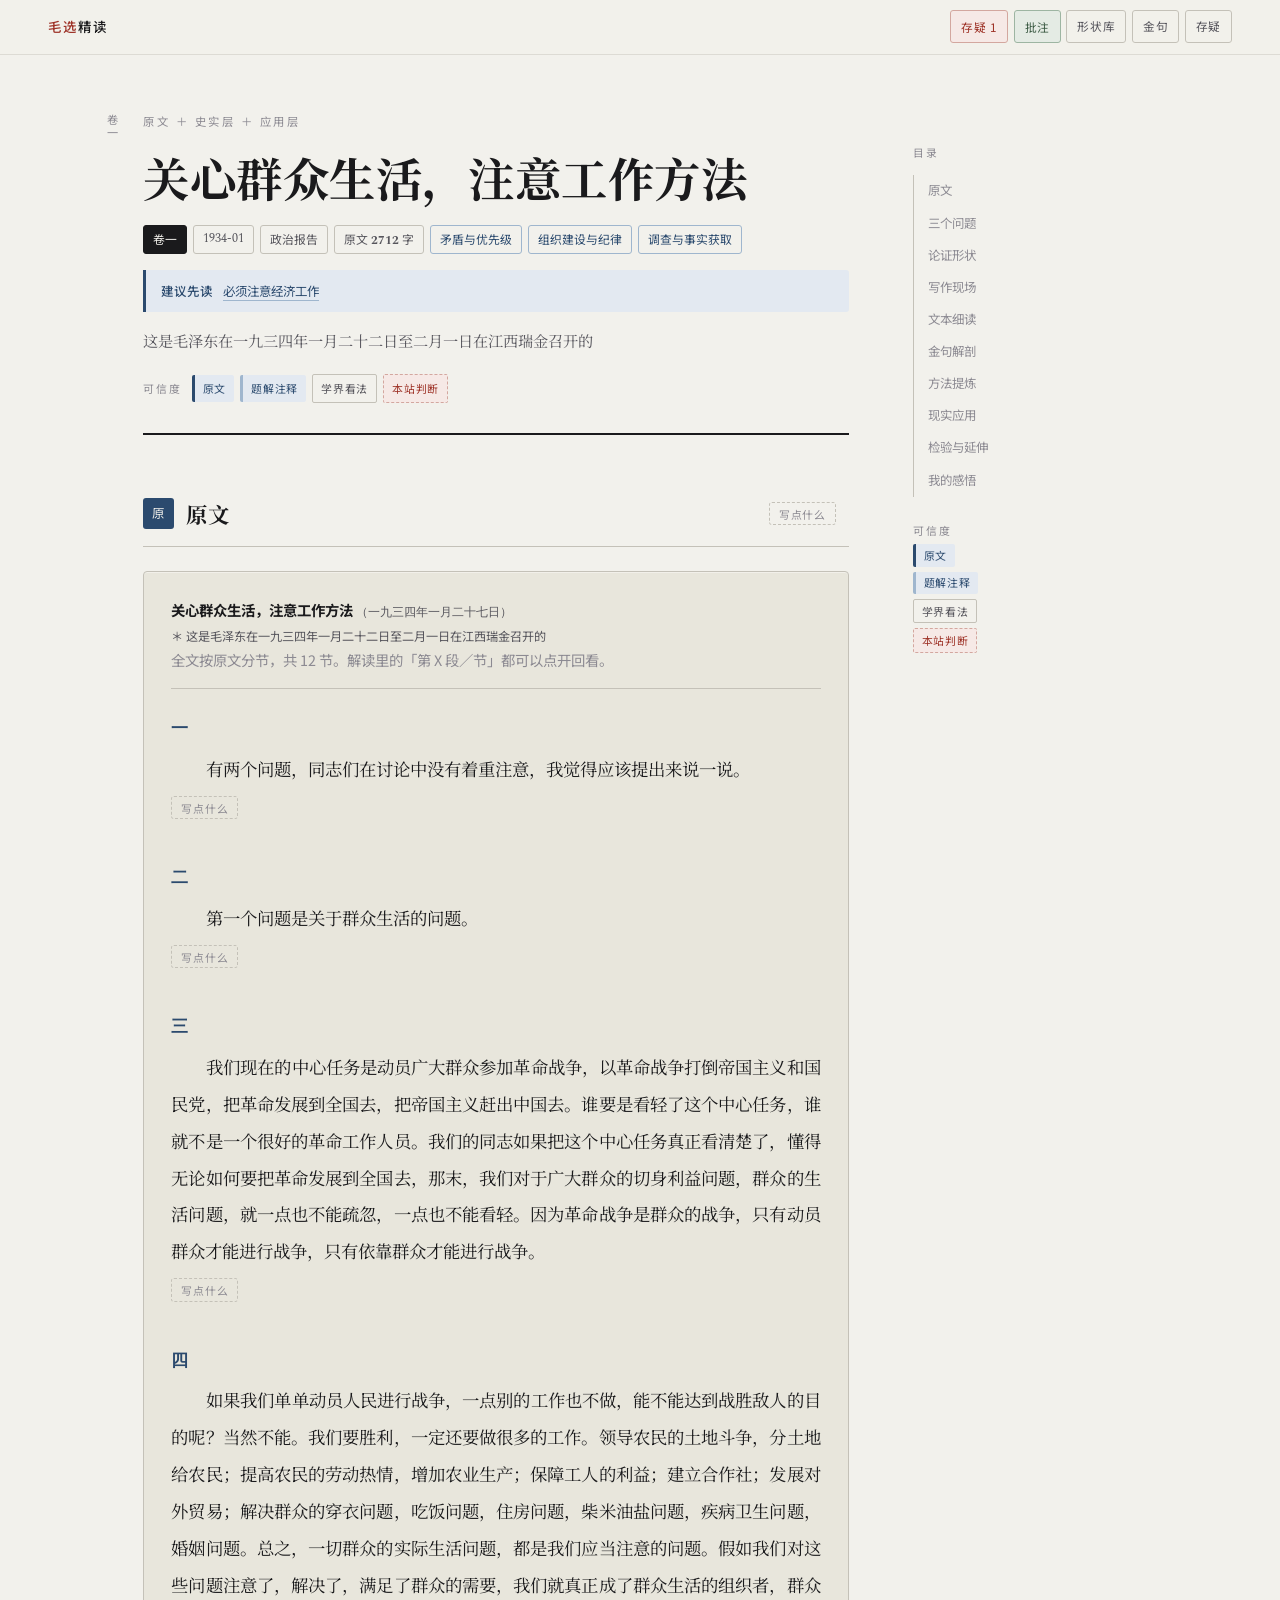
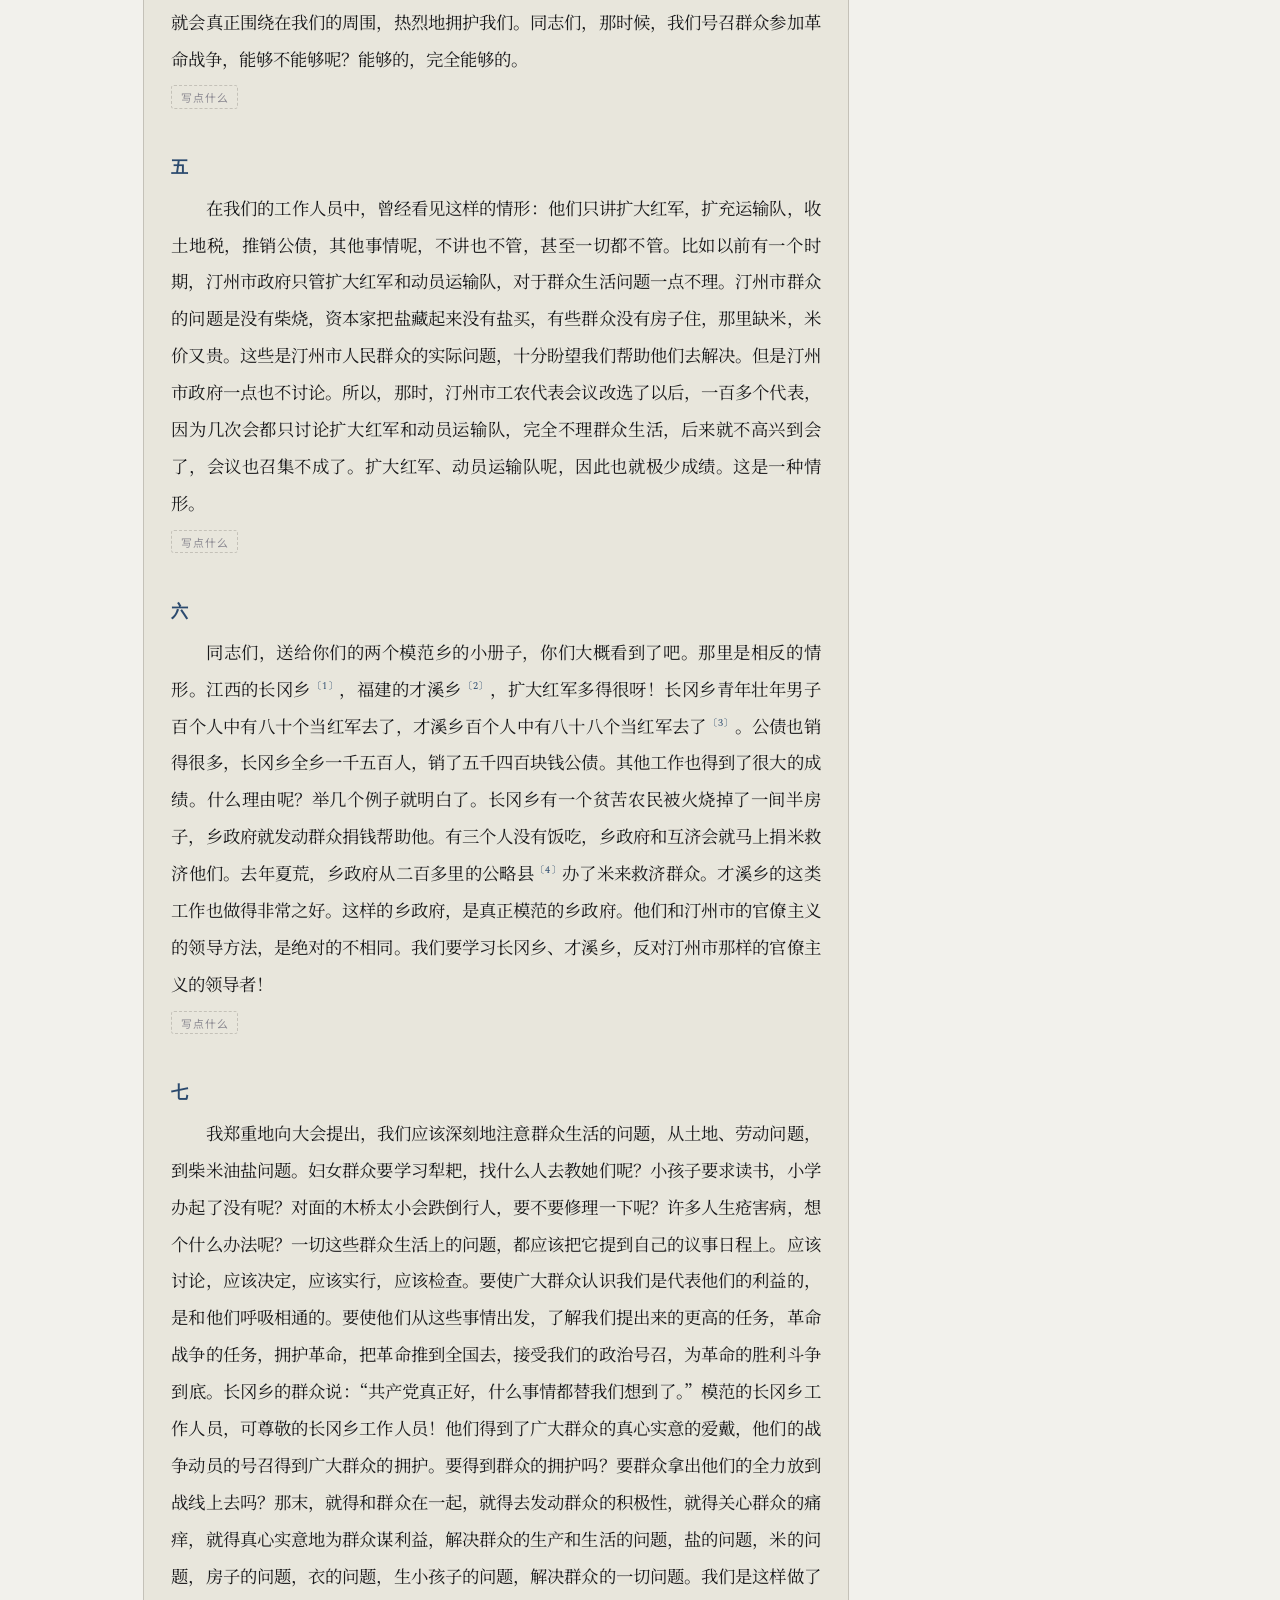
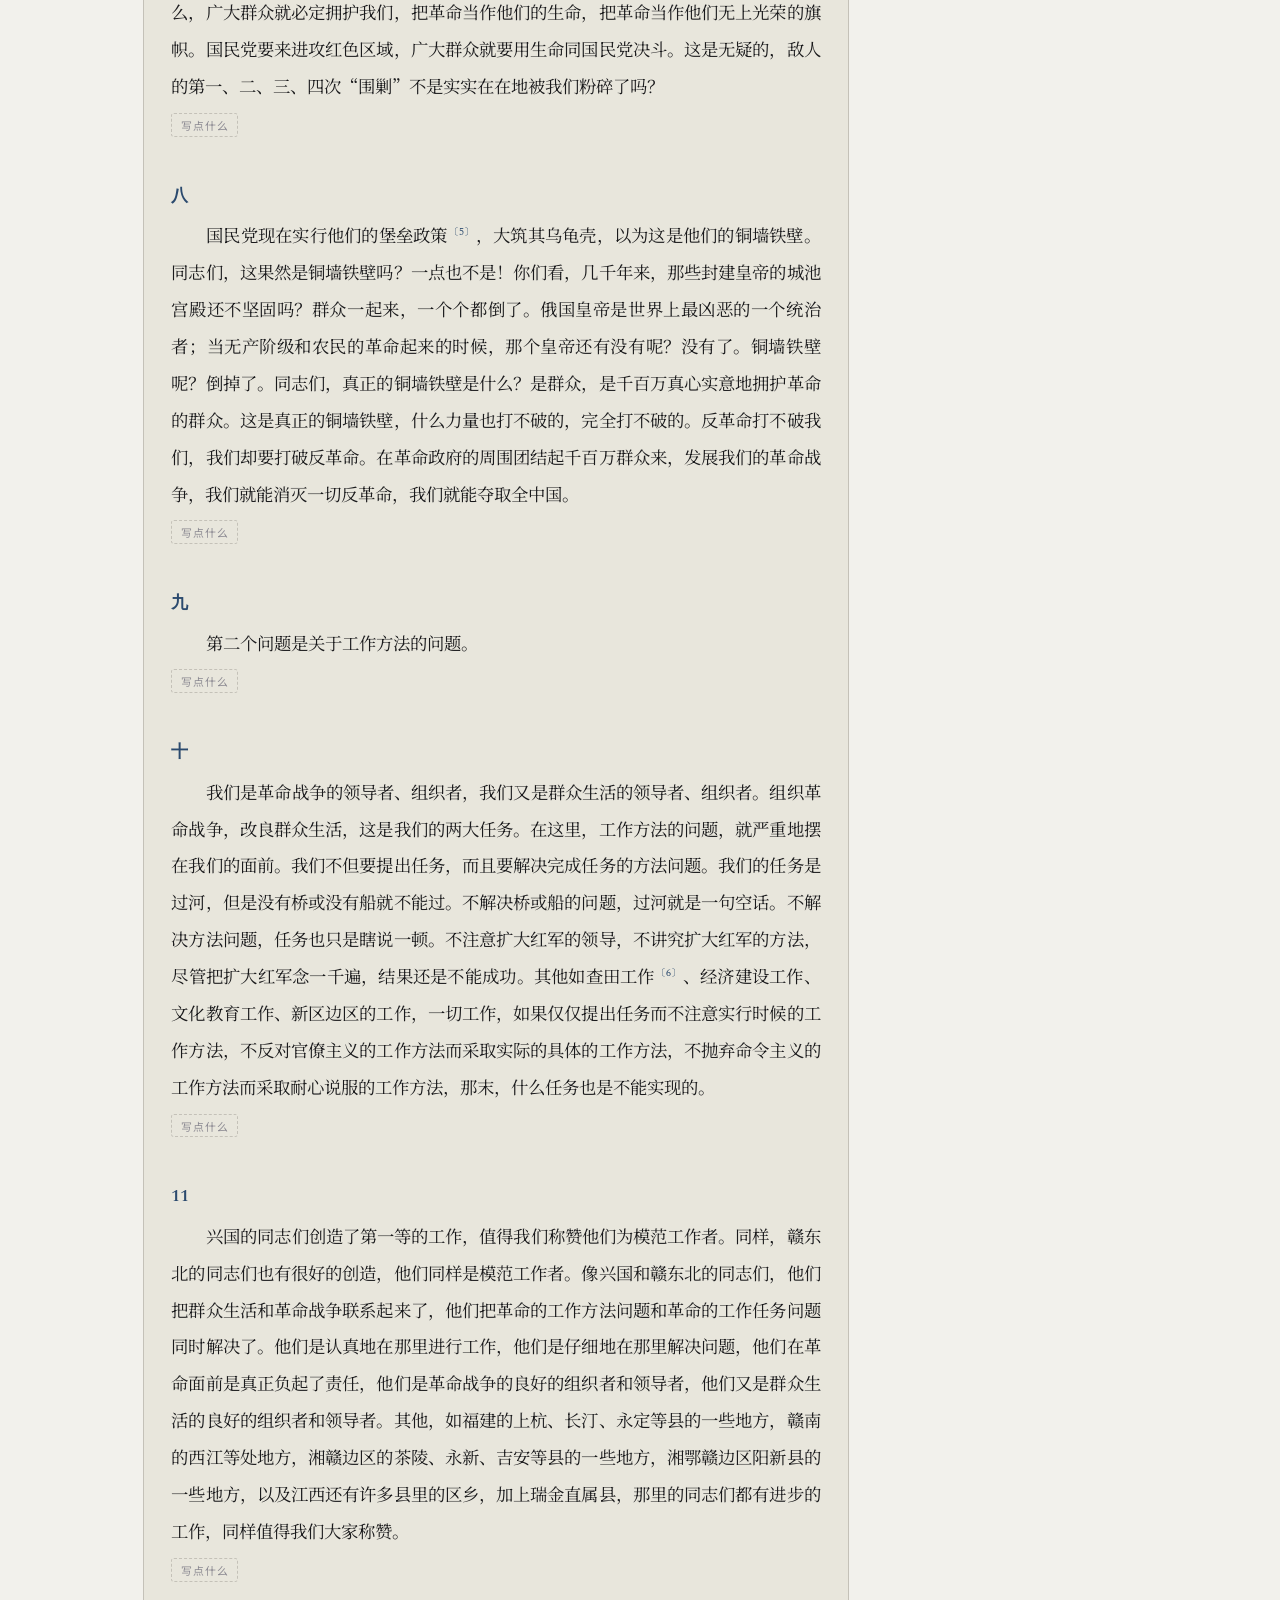
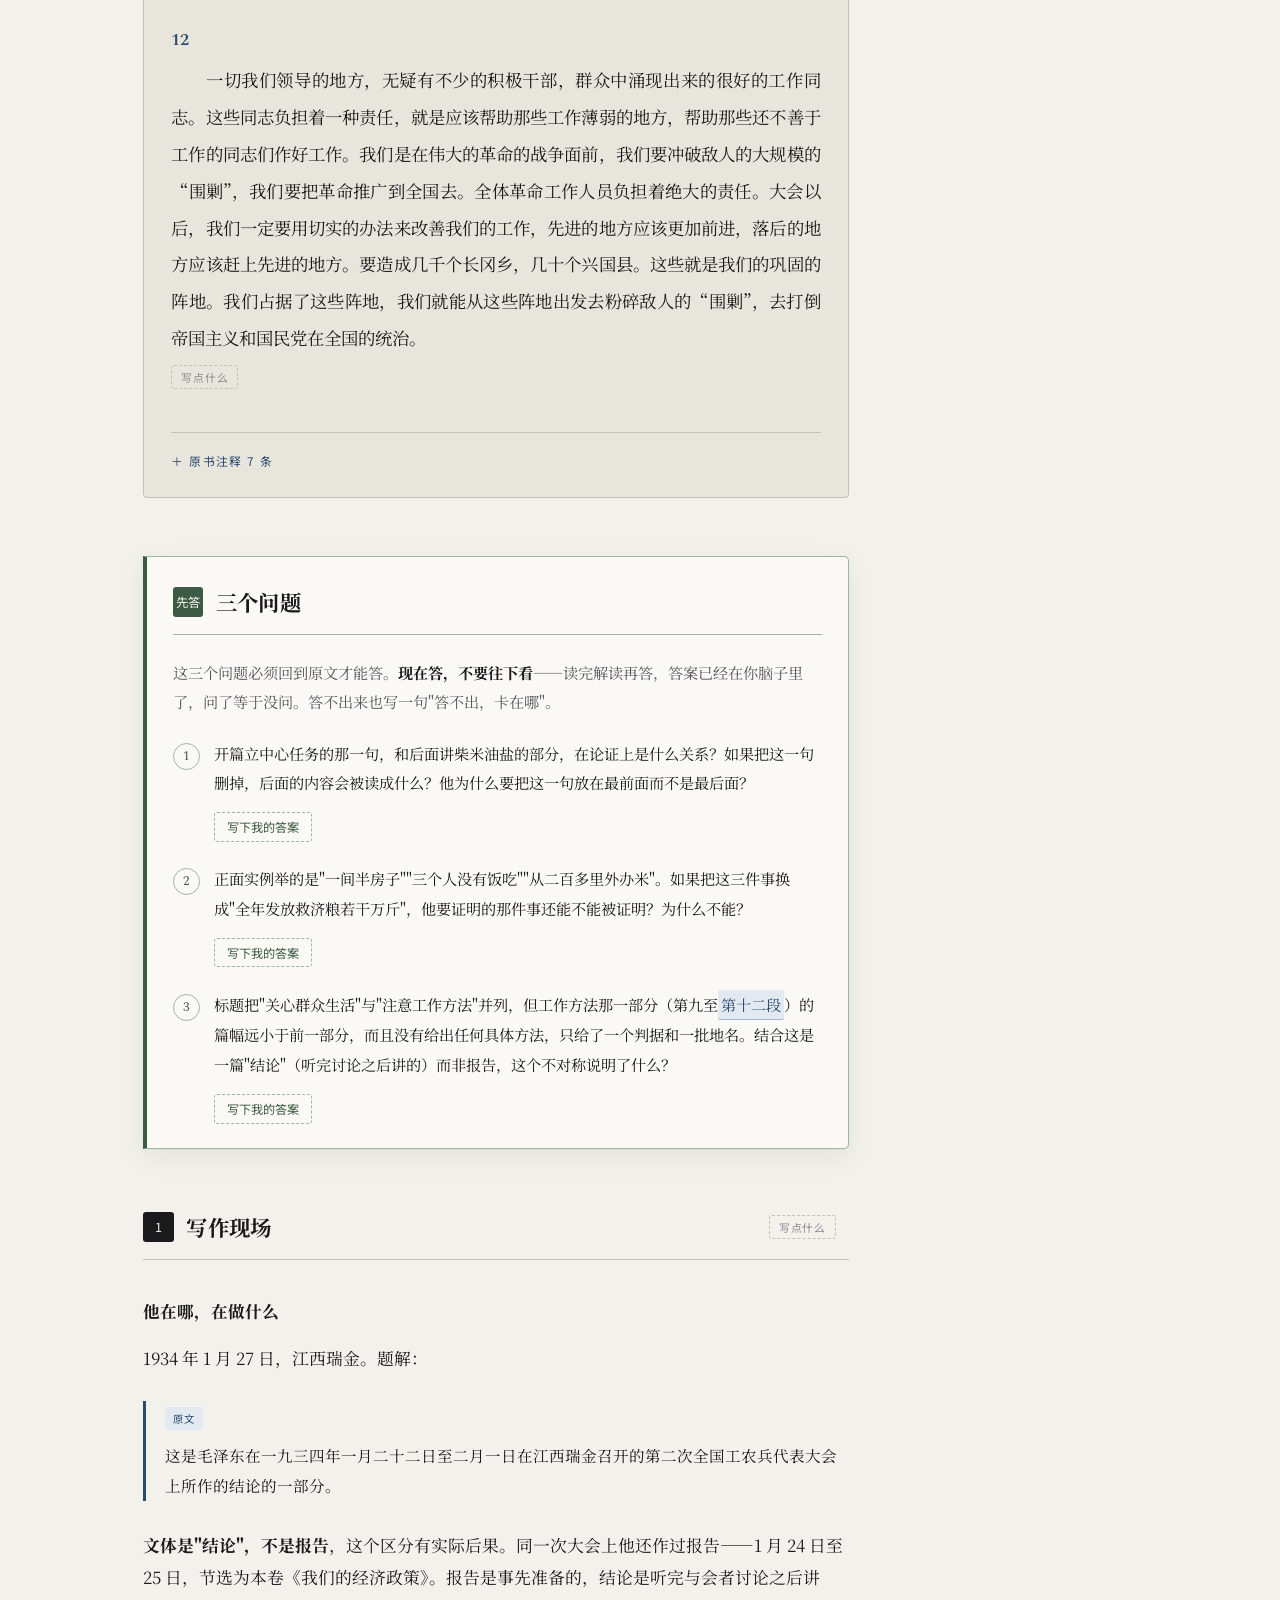
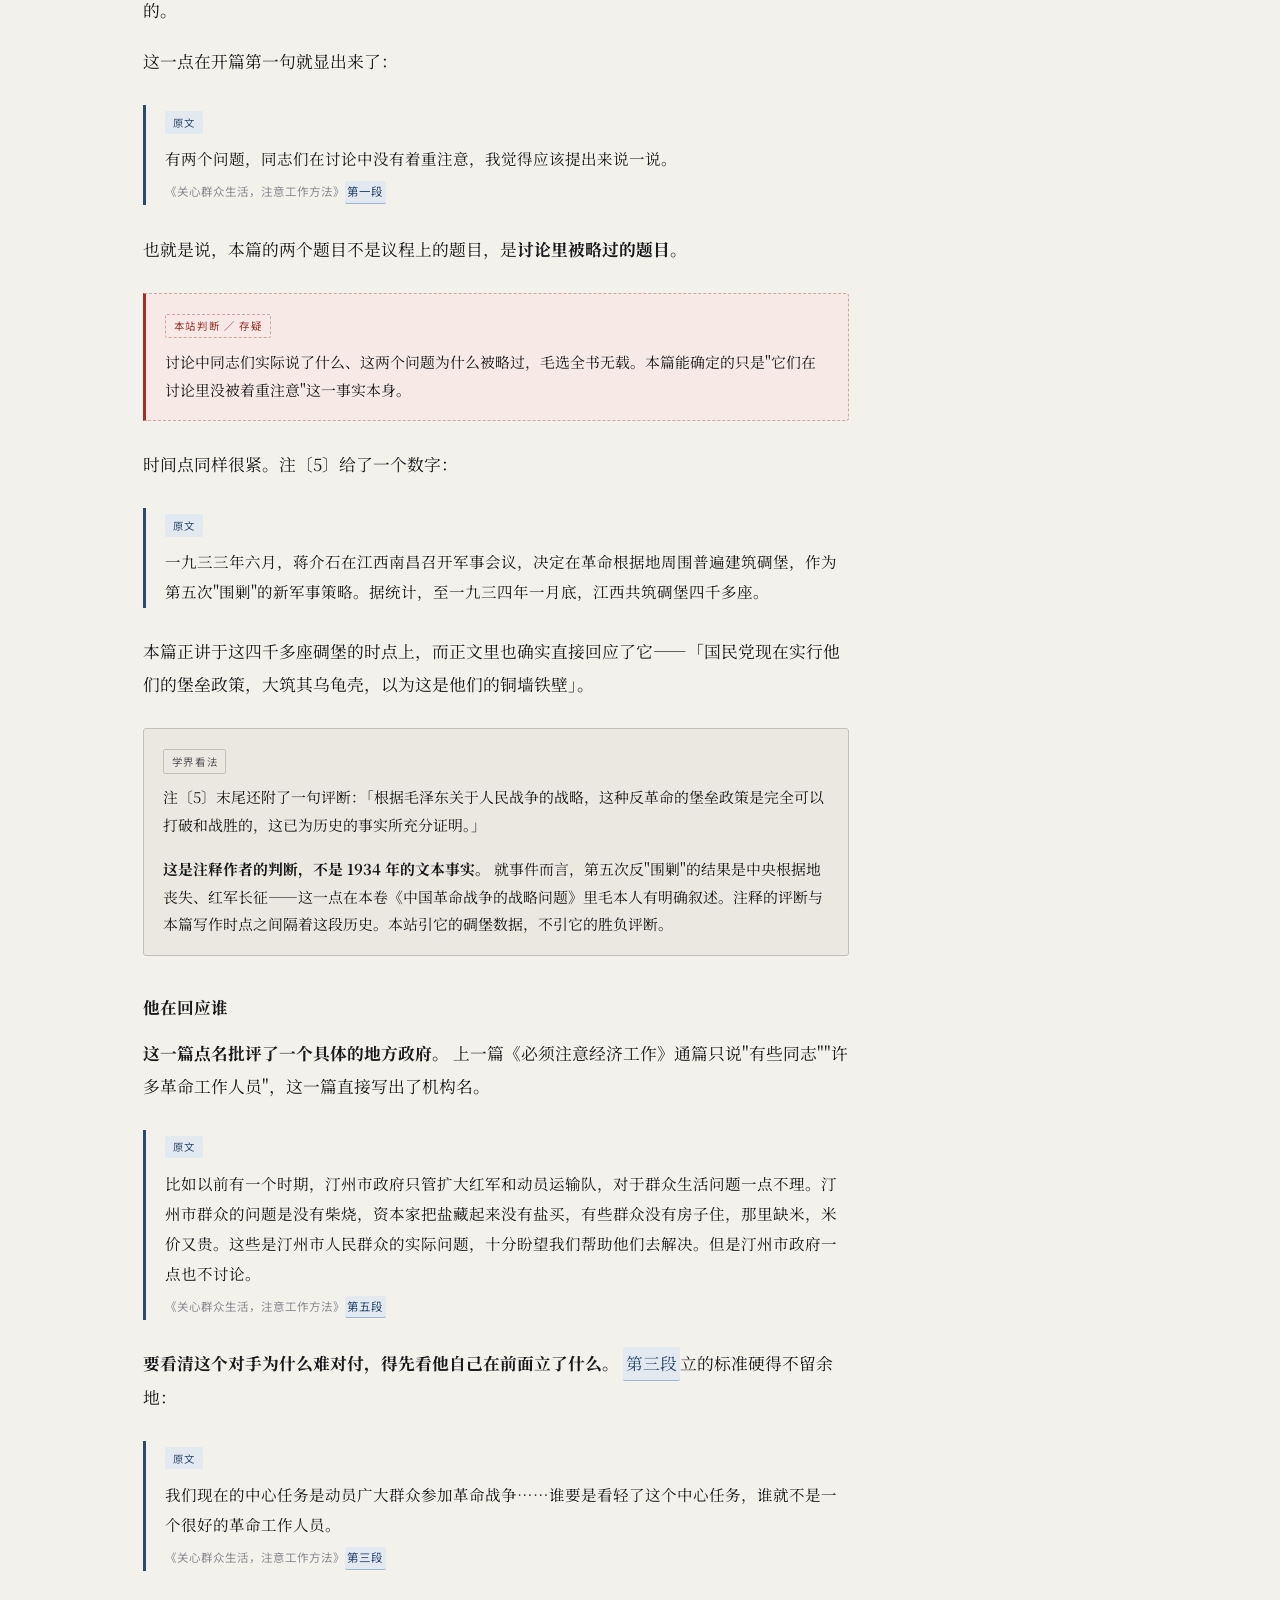
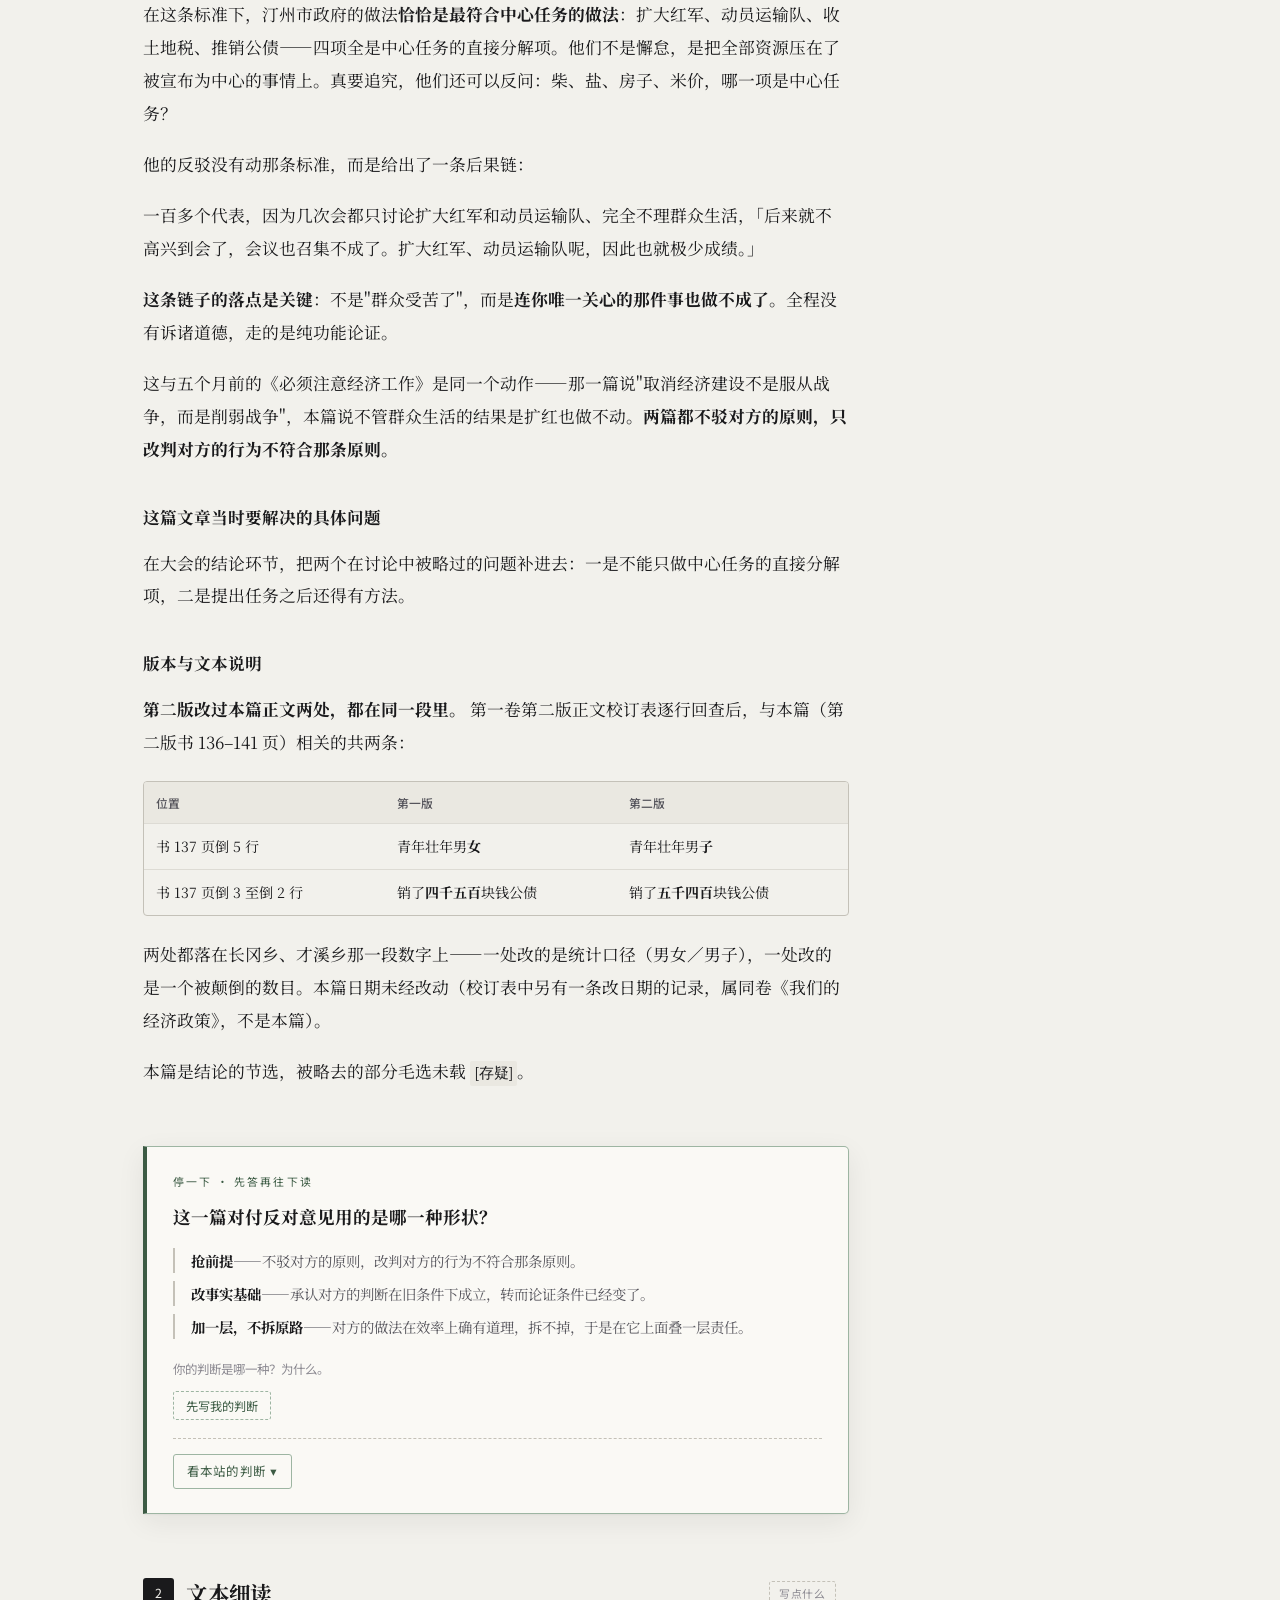
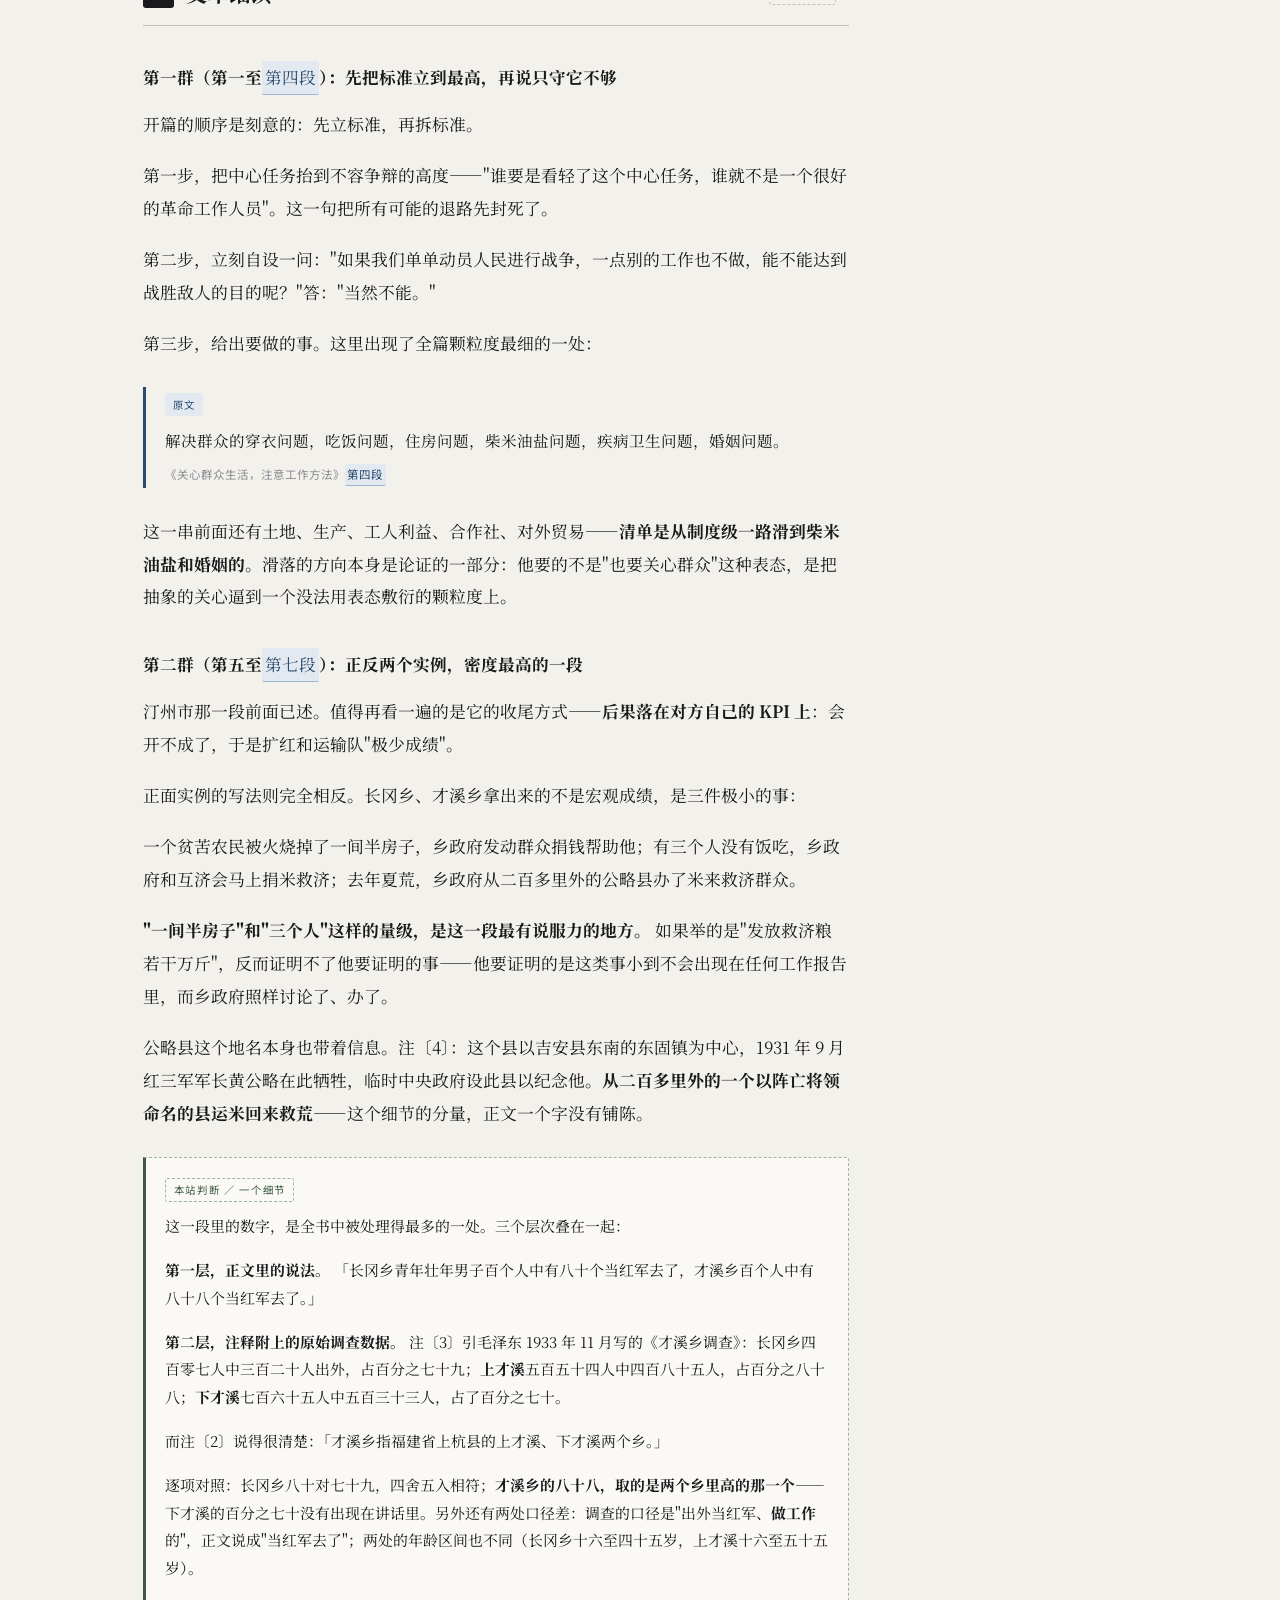
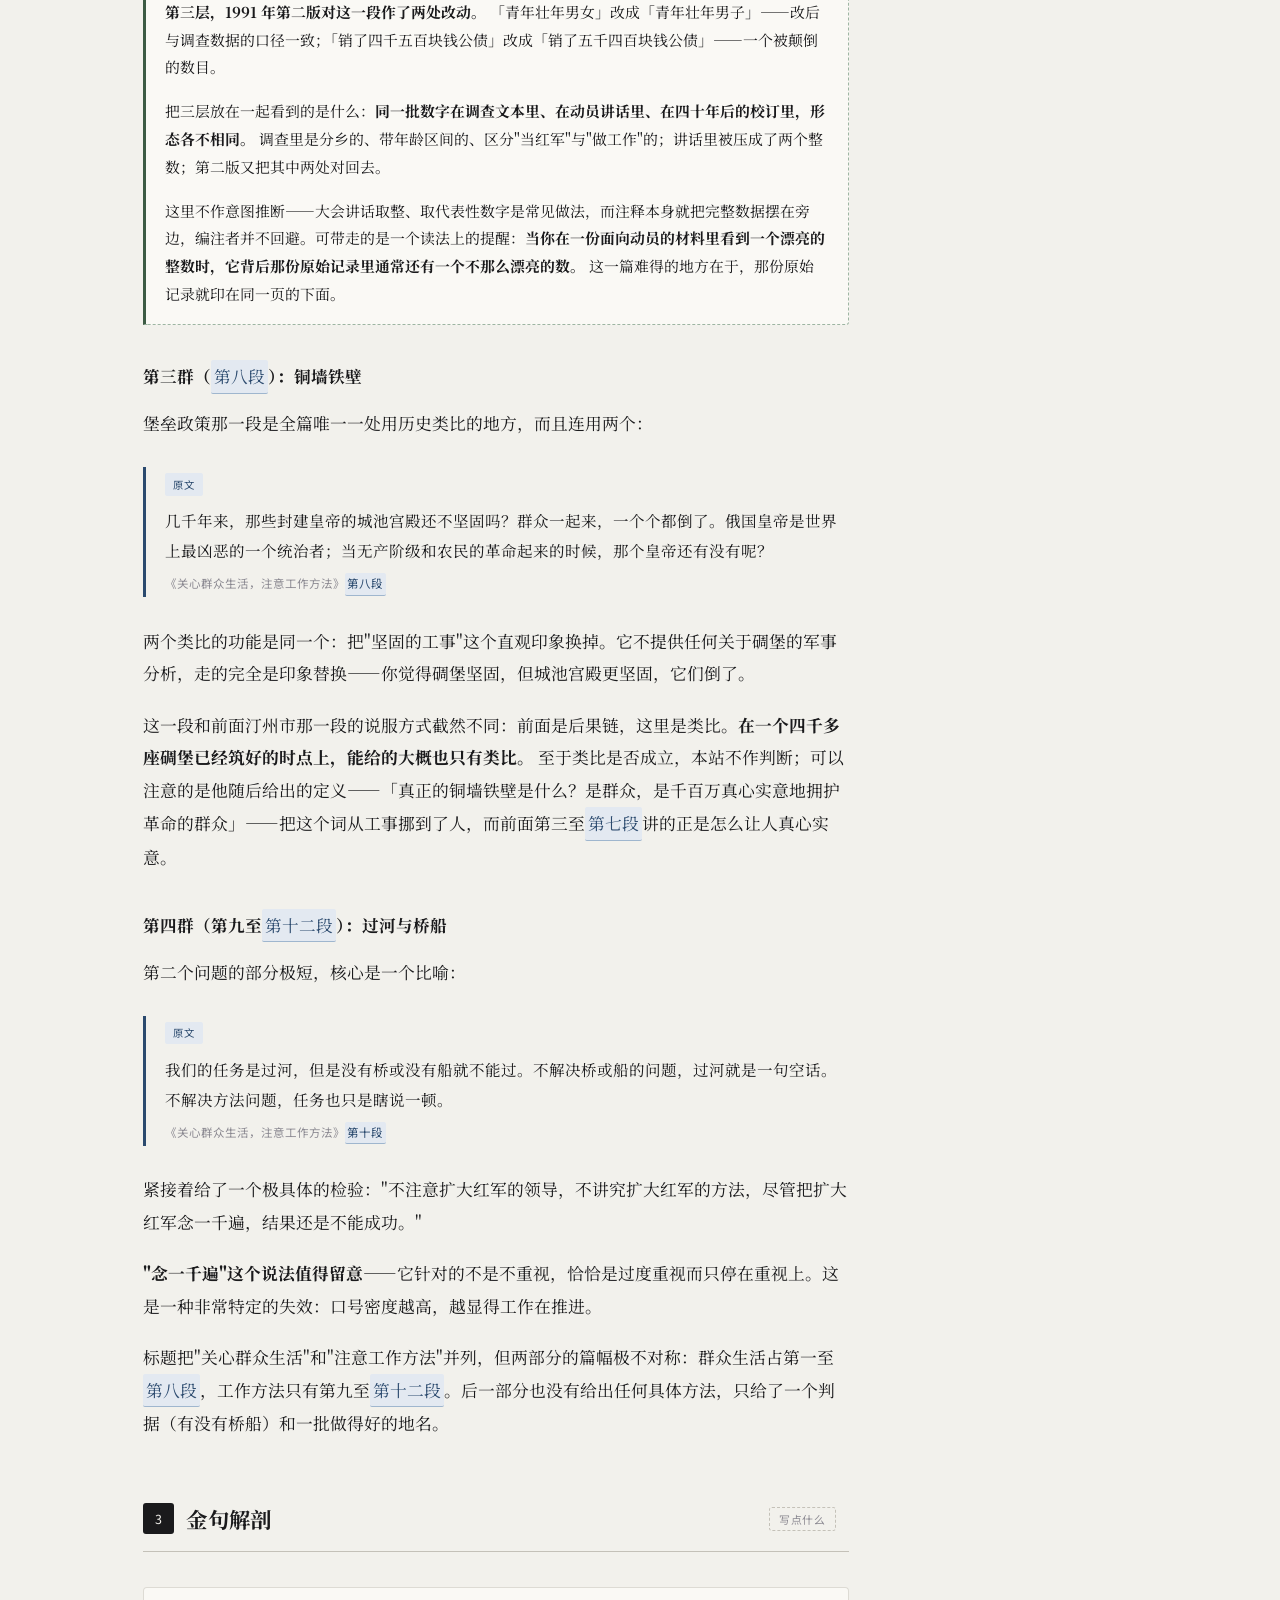
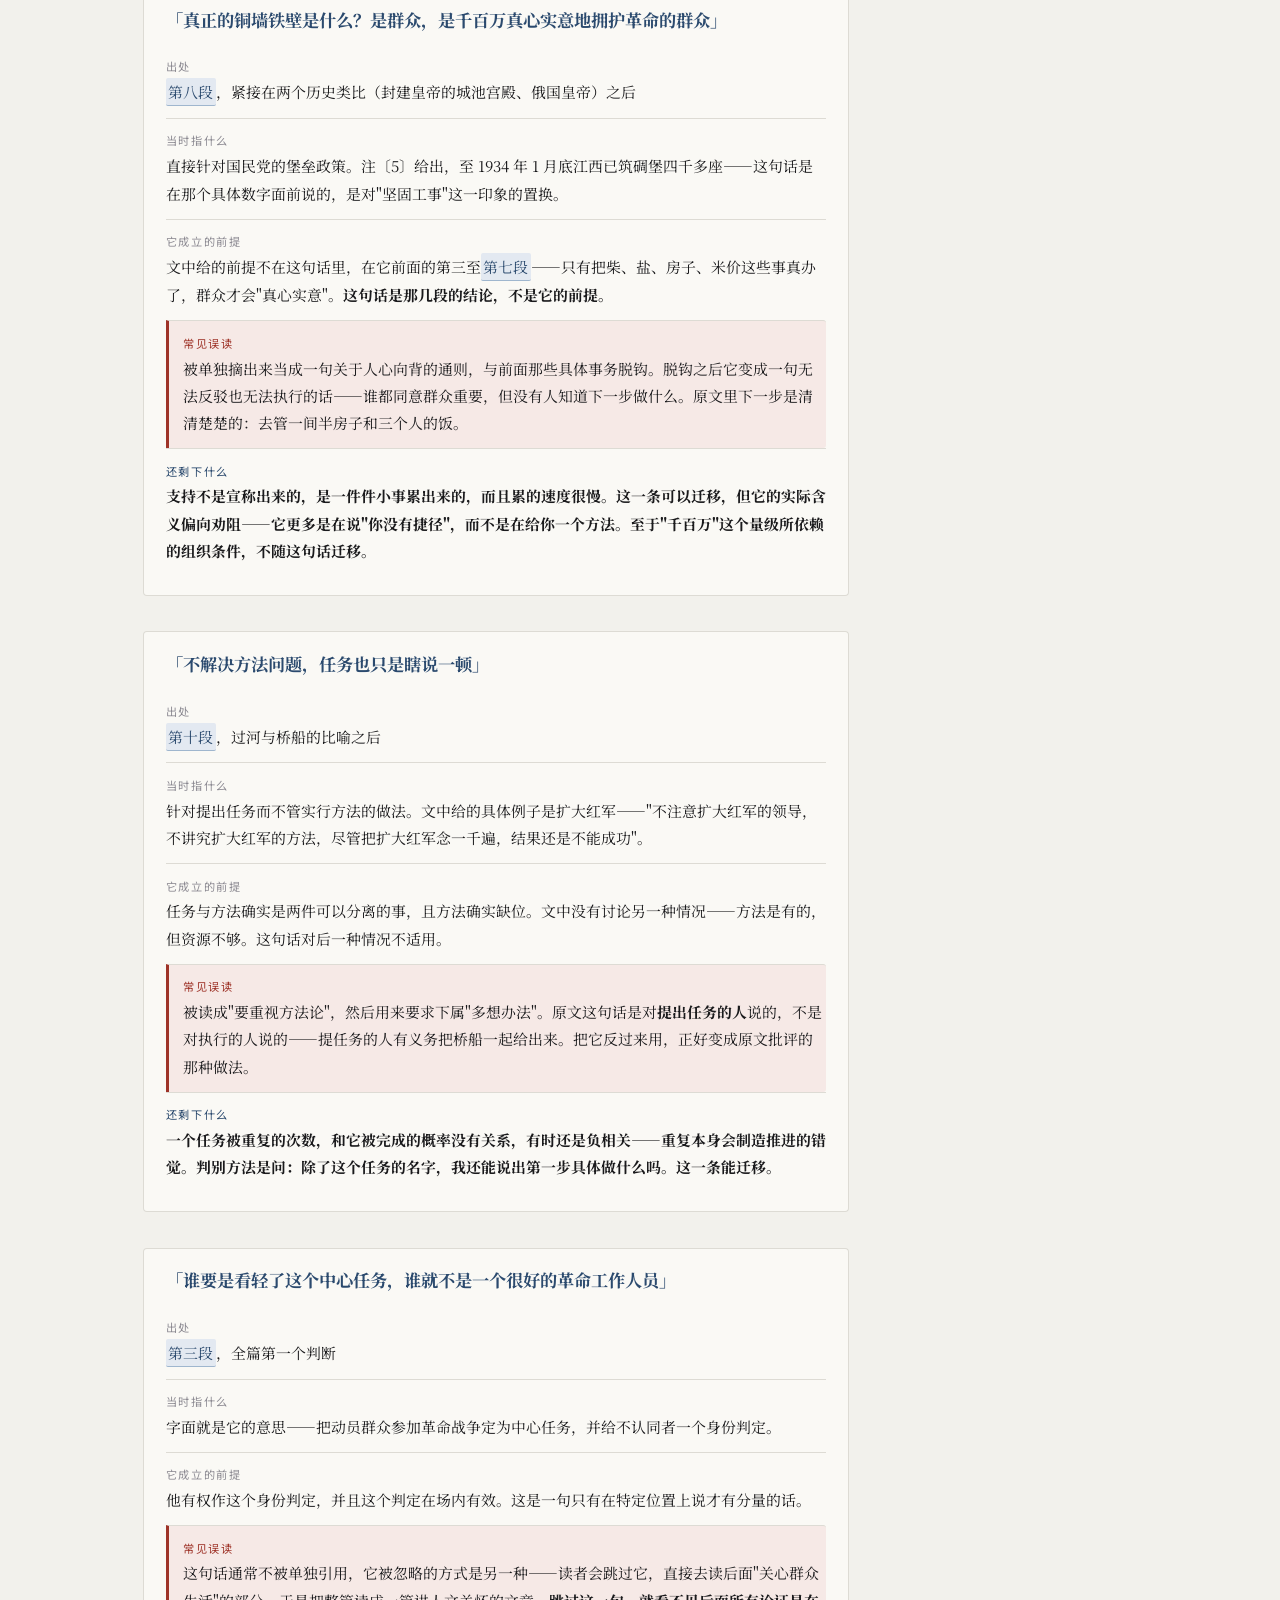
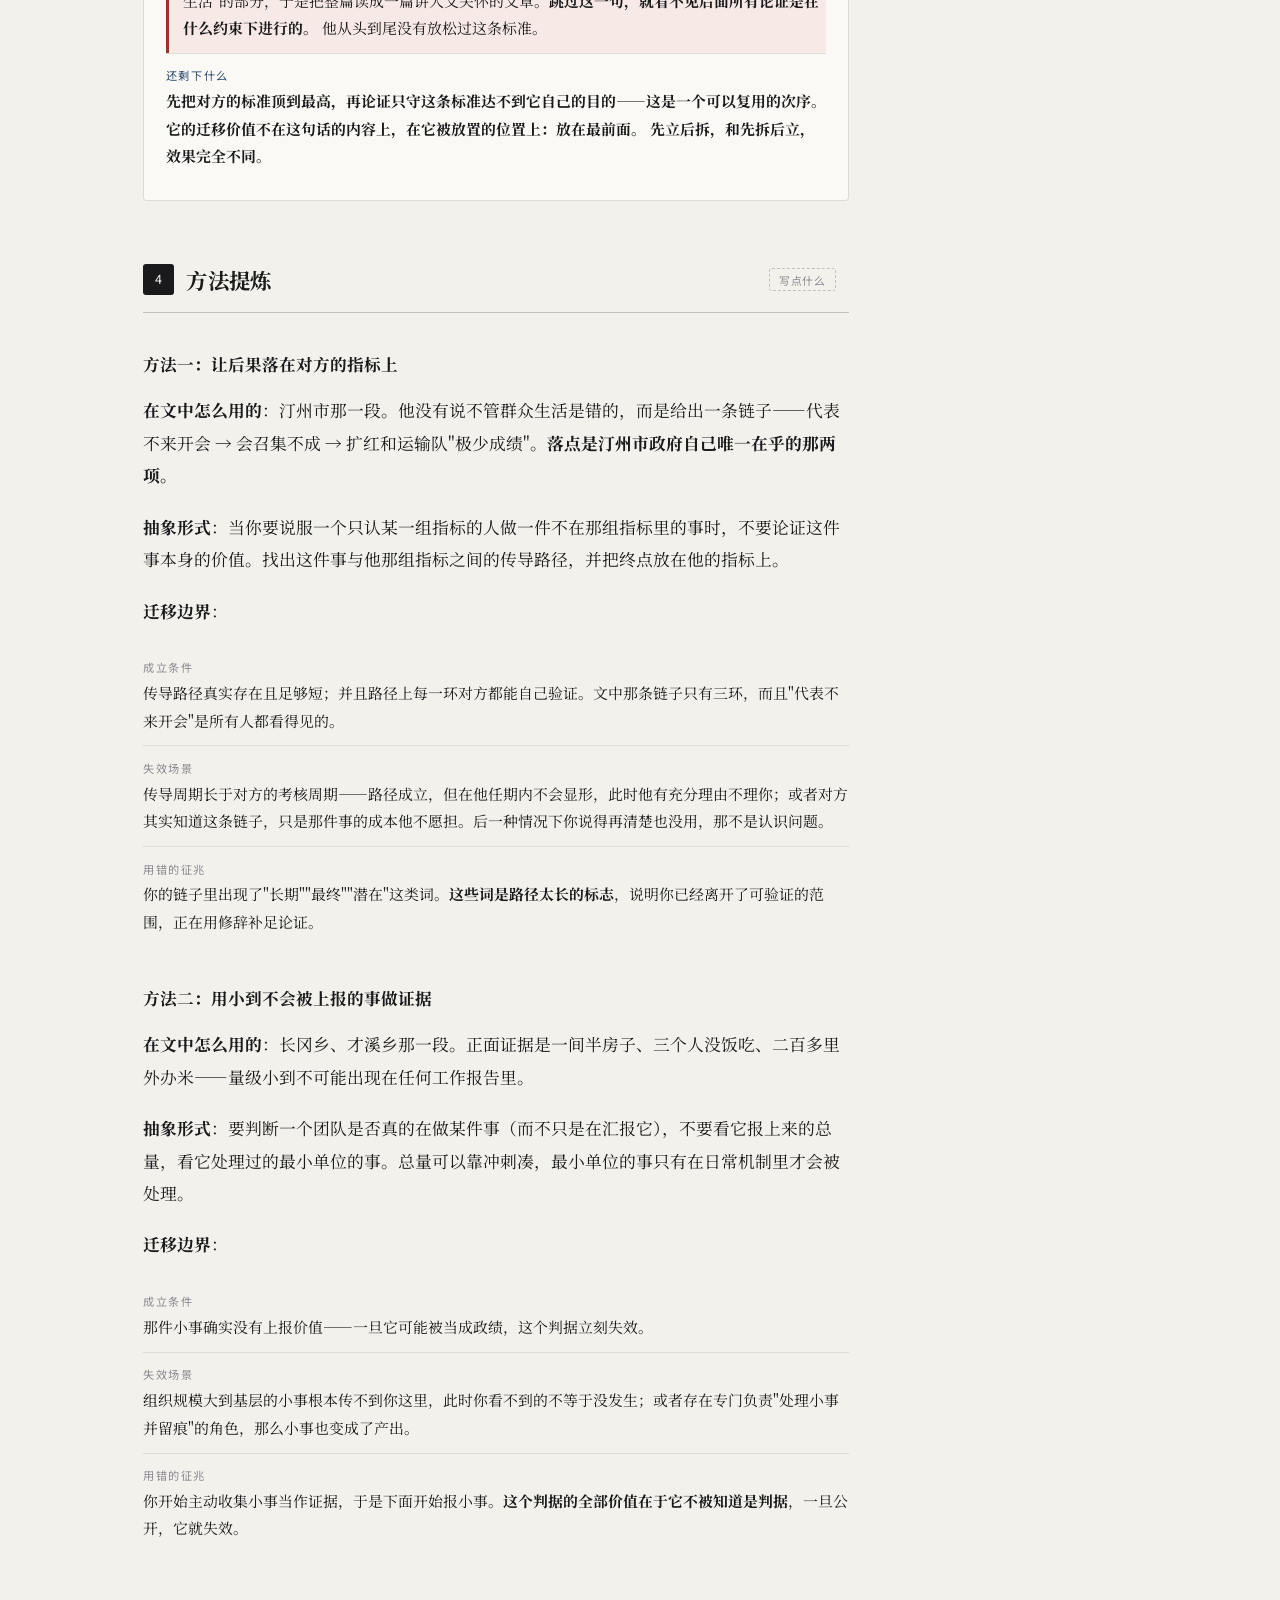
<file: a/a04.html>
<!doctype html>
<html lang="zh-CN">
<head>
<meta charset="utf-8">
<meta name="viewport" content="width=device-width,initial-scale=1,viewport-fit=cover">
<title>关心群众生活，注意工作方法 · 毛选精读</title><link rel="preconnect" href="https://fonts.googleapis.com"><link rel="preconnect" href="https://fonts.gstatic.com" crossorigin><link rel="stylesheet" href="https://fonts.googleapis.com/css2?family=Noto+Serif+SC:wght@400;700&family=Noto+Sans+SC:wght@500&family=Spectral:ital,wght@0,400;0,600;1,400&display=swap"><link rel="stylesheet" href="../app.css">
</head>
<body>
<header class="bar"><div class="bar-in"><a class="home" href="../index.html"><span class="hm">毛选</span>精读</a><nav class="chips"><button class="cb d" id="dj" type="button">存疑</button><button class="cb n" id="nj" type="button">批注</button><a class="cb" href="../shapes.html">形状库</a><a class="cb" href="../quotes.html">金句</a><a class="cb" href="../doubts.html">存疑</a></nav></div><div class="prog" id="prog"></div></header>
<div class="shell"><div class="grid"><article>
<header class="mast">
 <div class="rail">卷一</div>
 <p class="eyebrow">原文 ＋ 史实层 ＋ 应用层</p>
 <h1>关心群众生活，注意工作方法</h1>
 <div class="meta"><span class="vol">卷一</span><span class="num">1934-01</span><span>政治报告</span><span>原文 <b class="num">2712</b> 字</span><span class="th">矛盾与优先级</span><span class="th">组织建设与纪律</span><span class="th">调查与事实获取</span></div>
 <div class="prereq"><b>建议先读</b><a href="a03.html">必须注意经济工作</a></div><p class="lede"> 这是毛泽东在一九三四年一月二十二日至二月一日在江西瑞金召开的</p>
 <div class="key"><span class="kt">可信度</span><span class="k1">原文</span><span class="k2">题解注释</span><span class="k3">学界看法</span><span class="k4">本站判断</span></div>
</header>
<nav class="tocm"><div class="tt">这一篇怎么读</div><ol><li><a href="#s0">原文</a></li><li><a href="#s0b">三个问题</a></li><li><a href="#quiz">论证形状</a></li><li><a href="#s1">写作现场</a></li><li><a href="#s2">文本细读</a></li><li><a href="#s3">金句解剖</a></li><li><a href="#s4">方法提炼</a></li><li><a href="#s5">现实应用</a></li><li><a href="#s6">检验与延伸</a></li><li><a href="#s7">我的感悟</a></li></ol>
<p class="tn">顺序是有意的：<b>先读原文，再答三问，再猜形状</b>，然后才看解读。</p></nav>

<section class="sec src" id="s0"><div class="sh"><span class="sn">原</span><h2>原文</h2>
<button class="anb" data-a="s0" data-l="原文（整篇）" type="button">写点什么</button></div>
<div class="srcwrap">
 <div class="srchead"><b>关心群众生活，注意工作方法</b> <span class="num">（一九三四年一月二十七日）</span><br>＊  这是毛泽东在一九三四年一月二十二日至二月一日在江西瑞金召开的<br>
 <span class="dim">全文按原文分节，共 12 节。解读里的「第 X 段／节」都可以点开回看。</span></div>
 <section class="op" id="p1"><div class="opn"><span class="num">一</span></div><p>有两个问题，同志们在讨论中没有着重注意，我觉得应该提出来说一说。</p><button class="anb" data-a="p1" data-l="原文第一节" type="button">写点什么</button></section>
<section class="op" id="p2"><div class="opn"><span class="num">二</span></div><p>第一个问题是关于群众生活的问题。</p><button class="anb" data-a="p2" data-l="原文第二节" type="button">写点什么</button></section>
<section class="op" id="p3"><div class="opn"><span class="num">三</span></div><p>我们现在的中心任务是动员广大群众参加革命战争，以革命战争打倒帝国主义和国民党，把革命发展到全国去，把帝国主义赶出中国去。谁要是看轻了这个中心任务，谁就不是一个很好的革命工作人员。我们的同志如果把这个中心任务真正看清楚了，懂得无论如何要把革命发展到全国去，那末，我们对于广大群众的切身利益问题，群众的生活问题，就一点也不能疏忽，一点也不能看轻。因为革命战争是群众的战争，只有动员群众才能进行战争，只有依靠群众才能进行战争。</p><button class="anb" data-a="p3" data-l="原文第三节" type="button">写点什么</button></section>
<section class="op" id="p4"><div class="opn"><span class="num">四</span></div><p>如果我们单单动员人民进行战争，一点别的工作也不做，能不能达到战胜敌人的目的呢？当然不能。我们要胜利，一定还要做很多的工作。领导农民的土地斗争，分土地给农民；提高农民的劳动热情，增加农业生产；保障工人的利益；建立合作社；发展对外贸易；解决群众的穿衣问题，吃饭问题，住房问题，柴米油盐问题，疾病卫生问题，婚姻问题。总之，一切群众的实际生活问题，都是我们应当注意的问题。假如我们对这些问题注意了，解决了，满足了群众的需要，我们就真正成了群众生活的组织者，群众就会真正围绕在我们的周围，热烈地拥护我们。同志们，那时候，我们号召群众参加革命战争，能够不能够呢？能够的，完全能够的。</p><button class="anb" data-a="p4" data-l="原文第四节" type="button">写点什么</button></section>
<section class="op" id="p5"><div class="opn"><span class="num">五</span></div><p>在我们的工作人员中，曾经看见这样的情形：他们只讲扩大红军，扩充运输队，收土地税，推销公债，其他事情呢，不讲也不管，甚至一切都不管。比如以前有一个时期，汀州市政府只管扩大红军和动员运输队，对于群众生活问题一点不理。汀州市群众的问题是没有柴烧，资本家把盐藏起来没有盐买，有些群众没有房子住，那里缺米，米价又贵。这些是汀州市人民群众的实际问题，十分盼望我们帮助他们去解决。但是汀州市政府一点也不讨论。所以，那时，汀州市工农代表会议改选了以后，一百多个代表，因为几次会都只讨论扩大红军和动员运输队，完全不理群众生活，后来就不高兴到会了，会议也召集不成了。扩大红军、动员运输队呢，因此也就极少成绩。这是一种情形。</p><button class="anb" data-a="p5" data-l="原文第五节" type="button">写点什么</button></section>
<section class="op" id="p6"><div class="opn"><span class="num">六</span></div><p>同志们，送给你们的两个模范乡的小册子，你们大概看到了吧。那里是相反的情形。江西的长冈乡<sup class="nt">1</sup>，福建的才溪乡<sup class="nt">2</sup>，扩大红军多得很呀！长冈乡青年壮年男子百个人中有八十个当红军去了，才溪乡百个人中有八十八个当红军去了<sup class="nt">3</sup>。公债也销得很多，长冈乡全乡一千五百人，销了五千四百块钱公债。其他工作也得到了很大的成绩。什么理由呢？举几个例子就明白了。长冈乡有一个贫苦农民被火烧掉了一间半房子，乡政府就发动群众捐钱帮助他。有三个人没有饭吃，乡政府和互济会就马上捐米救济他们。去年夏荒，乡政府从二百多里的公略县<sup class="nt">4</sup>办了米来救济群众。才溪乡的这类工作也做得非常之好。这样的乡政府，是真正模范的乡政府。他们和汀州市的官僚主义的领导方法，是绝对的不相同。我们要学习长冈乡、才溪乡，反对汀州市那样的官僚主义的领导者！</p><button class="anb" data-a="p6" data-l="原文第六节" type="button">写点什么</button></section>
<section class="op" id="p7"><div class="opn"><span class="num">七</span></div><p>我郑重地向大会提出，我们应该深刻地注意群众生活的问题，从土地、劳动问题，到柴米油盐问题。妇女群众要学习犁耙，找什么人去教她们呢？小孩子要求读书，小学办起了没有呢？对面的木桥太小会跌倒行人，要不要修理一下呢？许多人生疮害病，想个什么办法呢？一切这些群众生活上的问题，都应该把它提到自己的议事日程上。应该讨论，应该决定，应该实行，应该检查。要使广大群众认识我们是代表他们的利益的，是和他们呼吸相通的。要使他们从这些事情出发，了解我们提出来的更高的任务，革命战争的任务，拥护革命，把革命推到全国去，接受我们的政治号召，为革命的胜利斗争到底。长冈乡的群众说：“共产党真正好，什么事情都替我们想到了。”模范的长冈乡工作人员，可尊敬的长冈乡工作人员！他们得到了广大群众的真心实意的爱戴，他们的战争动员的号召得到广大群众的拥护。要得到群众的拥护吗？要群众拿出他们的全力放到战线上去吗？那末，就得和群众在一起，就得去发动群众的积极性，就得关心群众的痛痒，就得真心实意地为群众谋利益，解决群众的生产和生活的问题，盐的问题，米的问题，房子的问题，衣的问题，生小孩子的问题，解决群众的一切问题。我们是这样做了么，广大群众就必定拥护我们，把革命当作他们的生命，把革命当作他们无上光荣的旗帜。国民党要来进攻红色区域，广大群众就要用生命同国民党决斗。这是无疑的，敌人的第一、二、三、四次“围剿”不是实实在在地被我们粉碎了吗？</p><button class="anb" data-a="p7" data-l="原文第七节" type="button">写点什么</button></section>
<section class="op" id="p8"><div class="opn"><span class="num">八</span></div><p>国民党现在实行他们的堡垒政策<sup class="nt">5</sup>，大筑其乌龟壳，以为这是他们的铜墙铁壁。同志们，这果然是铜墙铁壁吗？一点也不是！你们看，几千年来，那些封建皇帝的城池宫殿还不坚固吗？群众一起来，一个个都倒了。俄国皇帝是世界上最凶恶的一个统治者；当无产阶级和农民的革命起来的时候，那个皇帝还有没有呢？没有了。铜墙铁壁呢？倒掉了。同志们，真正的铜墙铁壁是什么？是群众，是千百万真心实意地拥护革命的群众。这是真正的铜墙铁壁，什么力量也打不破的，完全打不破的。反革命打不破我们，我们却要打破反革命。在革命政府的周围团结起千百万群众来，发展我们的革命战争，我们就能消灭一切反革命，我们就能夺取全中国。</p><button class="anb" data-a="p8" data-l="原文第八节" type="button">写点什么</button></section>
<section class="op" id="p9"><div class="opn"><span class="num">九</span></div><p>第二个问题是关于工作方法的问题。</p><button class="anb" data-a="p9" data-l="原文第九节" type="button">写点什么</button></section>
<section class="op" id="p10"><div class="opn"><span class="num">十</span></div><p>我们是革命战争的领导者、组织者，我们又是群众生活的领导者、组织者。组织革命战争，改良群众生活，这是我们的两大任务。在这里，工作方法的问题，就严重地摆在我们的面前。我们不但要提出任务，而且要解决完成任务的方法问题。我们的任务是过河，但是没有桥或没有船就不能过。不解决桥或船的问题，过河就是一句空话。不解决方法问题，任务也只是瞎说一顿。不注意扩大红军的领导，不讲究扩大红军的方法，尽管把扩大红军念一千遍，结果还是不能成功。其他如查田工作<sup class="nt">6</sup>、经济建设工作、文化教育工作、新区边区的工作，一切工作，如果仅仅提出任务而不注意实行时候的工作方法，不反对官僚主义的工作方法而采取实际的具体的工作方法，不抛弃命令主义的工作方法而采取耐心说服的工作方法，那末，什么任务也是不能实现的。</p><button class="anb" data-a="p10" data-l="原文第十节" type="button">写点什么</button></section>
<section class="op" id="p11"><div class="opn"><span class="num">11</span></div><p>兴国的同志们创造了第一等的工作，值得我们称赞他们为模范工作者。同样，赣东北的同志们也有很好的创造，他们同样是模范工作者。像兴国和赣东北的同志们，他们把群众生活和革命战争联系起来了，他们把革命的工作方法问题和革命的工作任务问题同时解决了。他们是认真地在那里进行工作，他们是仔细地在那里解决问题，他们在革命面前是真正负起了责任，他们是革命战争的良好的组织者和领导者，他们又是群众生活的良好的组织者和领导者。其他，如福建的上杭、长汀、永定等县的一些地方，赣南的西江等处地方，湘赣边区的茶陵、永新、吉安等县的一些地方，湘鄂赣边区阳新县的一些地方，以及江西还有许多县里的区乡，加上瑞金直属县，那里的同志们都有进步的工作，同样值得我们大家称赞。</p><button class="anb" data-a="p11" data-l="原文第11节" type="button">写点什么</button></section>
<section class="op" id="p12"><div class="opn"><span class="num">12</span></div><p>一切我们领导的地方，无疑有不少的积极干部，群众中涌现出来的很好的工作同志。这些同志负担着一种责任，就是应该帮助那些工作薄弱的地方，帮助那些还不善于工作的同志们作好工作。我们是在伟大的革命的战争面前，我们要冲破敌人的大规模的“围剿”，我们要把革命推广到全国去。全体革命工作人员负担着绝大的责任。大会以后，我们一定要用切实的办法来改善我们的工作，先进的地方应该更加前进，落后的地方应该赶上先进的地方。要造成几千个长冈乡，几十个兴国县。这些就是我们的巩固的阵地。我们占据了这些阵地，我们就能从这些阵地出发去粉碎敌人的“围剿”，去打倒帝国主义和国民党在全国的统治。</p><button class="anb" data-a="p12" data-l="原文第12节" type="button">写点什么</button></section>
 <details class="notesrc"><summary>原书注释 7 条</summary><p>第二次全国工农兵代表大会上所作的结论的一部分。</p><p>〔1〕长冈乡是江西省兴国县的一个乡。</p><p>〔2〕才溪乡指福建省上杭县的上才溪、下才溪两个乡。</p><p>〔3〕毛泽东在一九三三年十一月写的《才溪乡调查》中记载：“长冈乡全部青年壮年男子（十六岁至四十五岁）四百零七人，其中出外当红军、做工作的三百二十人，占百分之七十九。上才溪全部青年壮年男子（十六岁至五十五岁）五百五十四人，出外当红军、做工作的四百八十五人，占百分之八十八。下才溪全部青年壮年男子七百六十五人，出外当红军、做工作的五百三十三人，也占了百分之七十。”</p><p>〔4〕公略县是当时中央革命根据地的一个县，以吉安县东南的东固镇为中心。一九三一年九月，红军第三军军长黄公略在这里牺牲。因此，中华苏维埃共和国临时中央政府设立这个县以纪念他。</p><p>〔5〕一九三三年六月，蒋介石在江西南昌召开军事会议，决定在革命根据地周围普遍建筑碉堡，作为第五次“围剿”的新军事策略。据统计，至一九三四年一月底，江西共筑碉堡四千多座。后来日本侵略者在中国同八路军新四军作战，也采用蒋介石的这种堡垒政策。根据毛泽东关于人民战争的战略，这种反革命的堡垒政策是完全可以打破和战胜的，这已为历史的事实所充分证明。</p><p>〔6〕见本卷《必须注意经济工作》注〔3〕。</p><p class="prov">录自《毛泽东选集》第一卷，人民出版社 1991 年第二版，第 136–141 页。逐字抽自原书，未作改动。</p></details>
</div></section>
<section class="sec ask" id="s0b"><div class="sh"><span class="sn">先答</span><h2>三个问题</h2></div><p class="lede">这三个问题必须回到原文才能答。<b>现在答，不要往下看</b>——读完解读再答，答案已经在你脑子里了，问了等于没问。答不出来也写一句"答不出，卡在哪"。</p><ol class="qlist"><li><div class="qn">1</div><div class="qb"><p>开篇立中心任务的那一句，和后面讲柴米油盐的部分，在论证上是什么关系？如果把这一句删掉，后面的内容会被读成什么？他为什么要把这一句放在最前面而不是最后面？</p><div class="try" data-k="a04:q1" data-l="第 1 问"><div class="tq"></div><div class="tslot"></div><button class="tbtn" type="button">写下我的答案</button></div></div></li><li><div class="qn">2</div><div class="qb"><p>正面实例举的是"一间半房子""三个人没有饭吃""从二百多里外办米"。如果把这三件事换成"全年发放救济粮若干万斤"，他要证明的那件事还能不能被证明？为什么不能？</p><div class="try" data-k="a04:q2" data-l="第 2 问"><div class="tq"></div><div class="tslot"></div><button class="tbtn" type="button">写下我的答案</button></div></div></li><li><div class="qn">3</div><div class="qb"><p>标题把"关心群众生活"与"注意工作方法"并列，但工作方法那一部分（第九至<button class="pr" data-p="十二">第十二段</button>）的篇幅远小于前一部分，而且没有给出任何具体方法，只给了一个判据和一批地名。结合这是一篇"结论"（听完讨论之后讲的）而非报告，这个不对称说明了什么？</p><div class="try" data-k="a04:q3" data-l="第 3 问"><div class="tq"></div><div class="tslot"></div><button class="tbtn" type="button">写下我的答案</button></div></div></li></ol></section>
<section class="sec" id="s1"><div class="sh"><span class="sn num">1</span><h2>写作现场</h2><button class="anb" data-a="s1" data-l="写作现场" type="button">写点什么</button></div><h3>他在哪，在做什么</h3>
<p>1934 年 1 月 27 日，江西瑞金。题解：</p>
<figure class="lv yuan q"><span class="lvb">原文</span><blockquote>这是毛泽东在一九三四年一月二十二日至二月一日在江西瑞金召开的第二次全国工农兵代表大会上所作的结论的一部分。</blockquote></figure>
<p><strong>文体是"结论"，不是报告</strong>，这个区分有实际后果。同一次大会上他还作过报告——1 月 24 日至 25 日，节选为本卷《我们的经济政策》。报告是事先准备的，结论是听完与会者讨论之后讲的。</p>
<p>这一点在开篇第一句就显出来了：</p>
<figure class="lv yuan q"><span class="lvb">原文</span><blockquote>有两个问题，同志们在讨论中没有着重注意，我觉得应该提出来说一说。</blockquote><figcaption>《关心群众生活，注意工作方法》<button class="pr" data-p="一">第一段</button></figcaption></figure>
<p>也就是说，本篇的两个题目不是议程上的题目，是<strong>讨论里被略过的题目</strong>。</p>
<aside class="lv mine"><span class="lvb">本站判断 ／ 存疑</span><p>讨论中同志们实际说了什么、这两个问题为什么被略过，毛选全书无载。本篇能确定的只是"它们在讨论里没被着重注意"这一事实本身。</p></aside>
<p>时间点同样很紧。注〔5〕给了一个数字：</p>
<figure class="lv yuan q"><span class="lvb">原文</span><blockquote>一九三三年六月，蒋介石在江西南昌召开军事会议，决定在革命根据地周围普遍建筑碉堡，作为第五次"围剿"的新军事策略。据统计，至一九三四年一月底，江西共筑碉堡四千多座。</blockquote></figure>
<p>本篇正讲于这四千多座碉堡的时点上，而正文里也确实直接回应了它——「国民党现在实行他们的堡垒政策，大筑其乌龟壳，以为这是他们的铜墙铁壁」。</p>
<aside class="lv acad"><span class="lvb">学界看法</span><p>注〔5〕末尾还附了一句评断：「根据毛泽东关于人民战争的战略，这种反革命的堡垒政策是完全可以打破和战胜的，这已为历史的事实所充分证明。」</p>
<p><strong>这是注释作者的判断，不是 1934 年的文本事实。</strong> 就事件而言，第五次反"围剿"的结果是中央根据地丧失、红军长征——这一点在本卷《中国革命战争的战略问题》里毛本人有明确叙述。注释的评断与本篇写作时点之间隔着这段历史。本站引它的碉堡数据，不引它的胜负评断。</p></aside>
<h3>他在回应谁</h3>
<p><strong>这一篇点名批评了一个具体的地方政府。</strong> 上一篇《必须注意经济工作》通篇只说"有些同志""许多革命工作人员"，这一篇直接写出了机构名。</p>
<figure class="lv yuan q"><span class="lvb">原文</span><blockquote>比如以前有一个时期，汀州市政府只管扩大红军和动员运输队，对于群众生活问题一点不理。汀州市群众的问题是没有柴烧，资本家把盐藏起来没有盐买，有些群众没有房子住，那里缺米，米价又贵。这些是汀州市人民群众的实际问题，十分盼望我们帮助他们去解决。但是汀州市政府一点也不讨论。</blockquote><figcaption>《关心群众生活，注意工作方法》<button class="pr" data-p="五">第五段</button></figcaption></figure>
<p><strong>要看清这个对手为什么难对付，得先看他自己在前面立了什么。</strong> <button class="pr" data-p="三">第三段</button>立的标准硬得不留余地：</p>
<figure class="lv yuan q"><span class="lvb">原文</span><blockquote>我们现在的中心任务是动员广大群众参加革命战争……谁要是看轻了这个中心任务，谁就不是一个很好的革命工作人员。</blockquote><figcaption>《关心群众生活，注意工作方法》<button class="pr" data-p="三">第三段</button></figcaption></figure>
<p>在这条标准下，汀州市政府的做法<strong>恰恰是最符合中心任务的做法</strong>：扩大红军、动员运输队、收土地税、推销公债——四项全是中心任务的直接分解项。他们不是懈怠，是把全部资源压在了被宣布为中心的事情上。真要追究，他们还可以反问：柴、盐、房子、米价，哪一项是中心任务？</p>
<p>他的反驳没有动那条标准，而是给出了一条后果链：</p>
<p>一百多个代表，因为几次会都只讨论扩大红军和动员运输队、完全不理群众生活，「后来就不高兴到会了，会议也召集不成了。扩大红军、动员运输队呢，因此也就极少成绩。」</p>
<p><strong>这条链子的落点是关键</strong>：不是"群众受苦了"，而是<strong>连你唯一关心的那件事也做不成了</strong>。全程没有诉诸道德，走的是纯功能论证。</p>
<p>这与五个月前的《必须注意经济工作》是同一个动作——那一篇说"取消经济建设不是服从战争，而是削弱战争"，本篇说不管群众生活的结果是扩红也做不动。<strong>两篇都不驳对方的原则，只改判对方的行为不符合那条原则。</strong></p>
<h3>这篇文章当时要解决的具体问题</h3>
<p>在大会的结论环节，把两个在讨论中被略过的问题补进去：一是不能只做中心任务的直接分解项，二是提出任务之后还得有方法。</p>
<h3>版本与文本说明</h3>
<p><strong>第二版改过本篇正文两处，都在同一段里。</strong> 第一卷第二版正文校订表逐行回查后，与本篇（第二版书 136–141 页）相关的共两条：</p>
<div class="tw"><table><thead><tr><th>位置</th><th>第一版</th><th>第二版</th></tr></thead><tbody><tr><td>书 137 页倒 5 行</td><td>青年壮年男<strong>女</strong></td><td>青年壮年男<strong>子</strong></td></tr><tr><td>书 137 页倒 3 至倒 2 行</td><td>销了<strong>四千五百</strong>块钱公债</td><td>销了<strong>五千四百</strong>块钱公债</td></tr></tbody></table></div>
<p>两处都落在长冈乡、才溪乡那一段数字上——一处改的是统计口径（男女／男子），一处改的是一个被颠倒的数目。本篇日期未经改动（校订表中另有一条改日期的记录，属同卷《我们的经济政策》，不是本篇）。</p>
<p>本篇是结论的节选，被略去的部分毛选未载 <code>[存疑]</code>。</p></section>
<section class="quiz" id="quiz"><div class="qlab">停一下 · 先答再往下读</div><p class="qask">这一篇对付反对意见用的是哪一种形状？</p><ol class="qopt"><li><b>抢前提</b>——不驳对方的原则，改判对方的行为不符合那条原则。</li><li><b>改事实基础</b>——承认对方的判断在旧条件下成立，转而论证条件已经变了。</li><li><b>加一层，不拆原路</b>——对方的做法在效率上确有道理，拆不掉，于是在它上面叠一层责任。</li></ol><div class="try" data-k="a04:shape" data-l="论证形状设问"><div class="tq">你的判断是哪一种？为什么。</div><div class="tslot"></div><button class="tbtn" type="button">先写我的判断</button></div><details class="rev"><summary>看本站的判断</summary><div class="ansd"><b class="moss">抢前提</b><p>找出对方用来否决你的那条标准，公开接受它、一个字不改； 然后给出一条可验证的损害路径，说明按对方的做法，那条标准自己要保护的东西会受损。 论证负担由此整个搬到对方那一边——你不必证明自己的事重要，只需证明主线缺了它会坏。</p><p class='exh'>本篇的落点：先把中心任务立到最硬，再证明只守它连扩红也做不成</p></div><p class="how">怎么看出来的：先找出他有没有接下对方的标准（接下了 → 抢前提），再看他有没有说"情况变了"（有 → 改事实基础），最后看他是不是没拆对方的做法而只是加了人（是 → 加一层）。<a href="../shapes.html">三种形状的完整说明 ›</a></p></details></section>
<section class="sec" id="s2"><div class="sh"><span class="sn num">2</span><h2>文本细读</h2><button class="anb" data-a="s2" data-l="文本细读" type="button">写点什么</button></div><h3>第一群（第一至<button class="pr" data-p="四">第四段</button>）：先把标准立到最高，再说只守它不够</h3>
<p>开篇的顺序是刻意的：先立标准，再拆标准。</p>
<p>第一步，把中心任务抬到不容争辩的高度——"谁要是看轻了这个中心任务，谁就不是一个很好的革命工作人员"。这一句把所有可能的退路先封死了。</p>
<p>第二步，立刻自设一问："如果我们单单动员人民进行战争，一点别的工作也不做，能不能达到战胜敌人的目的呢？"答："当然不能。"</p>
<p>第三步，给出要做的事。这里出现了全篇颗粒度最细的一处：</p>
<figure class="lv yuan q"><span class="lvb">原文</span><blockquote>解决群众的穿衣问题，吃饭问题，住房问题，柴米油盐问题，疾病卫生问题，婚姻问题。</blockquote><figcaption>《关心群众生活，注意工作方法》<button class="pr" data-p="四">第四段</button></figcaption></figure>
<p>这一串前面还有土地、生产、工人利益、合作社、对外贸易——<strong>清单是从制度级一路滑到柴米油盐和婚姻的</strong>。滑落的方向本身是论证的一部分：他要的不是"也要关心群众"这种表态，是把抽象的关心逼到一个没法用表态敷衍的颗粒度上。</p>
<h3>第二群（第五至<button class="pr" data-p="七">第七段</button>）：正反两个实例，密度最高的一段</h3>
<p>汀州市那一段前面已述。值得再看一遍的是它的收尾方式——<strong>后果落在对方自己的 KPI 上</strong>：会开不成了，于是扩红和运输队"极少成绩"。</p>
<p>正面实例的写法则完全相反。长冈乡、才溪乡拿出来的不是宏观成绩，是三件极小的事：</p>
<p>一个贫苦农民被火烧掉了一间半房子，乡政府发动群众捐钱帮助他；有三个人没有饭吃，乡政府和互济会马上捐米救济；去年夏荒，乡政府从二百多里外的公略县办了米来救济群众。</p>
<p><strong>"一间半房子"和"三个人"这样的量级，是这一段最有说服力的地方。</strong> 如果举的是"发放救济粮若干万斤"，反而证明不了他要证明的事——他要证明的是这类事小到不会出现在任何工作报告里，而乡政府照样讨论了、办了。</p>
<p>公略县这个地名本身也带着信息。注〔4〕：这个县以吉安县东南的东固镇为中心，1931 年 9 月红三军军长黄公略在此牺牲，临时中央政府设此县以纪念他。<strong>从二百多里外的一个以阵亡将领命名的县运米回来救荒</strong>——这个细节的分量，正文一个字没有铺陈。</p>
<aside class="lv mine obs"><span class="lvb">本站判断 ／ 一个细节</span><p>这一段里的数字，是全书中被处理得最多的一处。三个层次叠在一起：</p>
<p><strong>第一层，正文里的说法。</strong> 「长冈乡青年壮年男子百个人中有八十个当红军去了，才溪乡百个人中有八十八个当红军去了。」</p>
<p><strong>第二层，注释附上的原始调查数据。</strong> 注〔3〕引毛泽东 1933 年 11 月写的《才溪乡调查》：长冈乡四百零七人中三百二十人出外，占百分之七十九；<strong>上才溪</strong>五百五十四人中四百八十五人，占百分之八十八；<strong>下才溪</strong>七百六十五人中五百三十三人，占了百分之七十。</p>
<p>而注〔2〕说得很清楚：「才溪乡指福建省上杭县的上才溪、下才溪两个乡。」</p>
<p>逐项对照：长冈乡八十对七十九，四舍五入相符；<strong>才溪乡的八十八，取的是两个乡里高的那一个</strong>——下才溪的百分之七十没有出现在讲话里。另外还有两处口径差：调查的口径是"出外当红军、<strong>做工作</strong>的"，正文说成"当红军去了"；两处的年龄区间也不同（长冈乡十六至四十五岁，上才溪十六至五十五岁）。</p>
<p><strong>第三层，1991 年第二版对这一段作了两处改动。</strong> 「青年壮年男女」改成「青年壮年男子」——改后与调查数据的口径一致；「销了四千五百块钱公债」改成「销了五千四百块钱公债」——一个被颠倒的数目。</p>
<p>把三层放在一起看到的是什么：<strong>同一批数字在调查文本里、在动员讲话里、在四十年后的校订里，形态各不相同。</strong> 调查里是分乡的、带年龄区间的、区分"当红军"与"做工作"的；讲话里被压成了两个整数；第二版又把其中两处对回去。</p>
<p>这里不作意图推断——大会讲话取整、取代表性数字是常见做法，而注释本身就把完整数据摆在旁边，编注者并不回避。可带走的是一个读法上的提醒：<strong>当你在一份面向动员的材料里看到一个漂亮的整数时，它背后那份原始记录里通常还有一个不那么漂亮的数。</strong> 这一篇难得的地方在于，那份原始记录就印在同一页的下面。</p></aside>
<h3>第三群（<button class="pr" data-p="八">第八段</button>）：铜墙铁壁</h3>
<p>堡垒政策那一段是全篇唯一一处用历史类比的地方，而且连用两个：</p>
<figure class="lv yuan q"><span class="lvb">原文</span><blockquote>几千年来，那些封建皇帝的城池宫殿还不坚固吗？群众一起来，一个个都倒了。俄国皇帝是世界上最凶恶的一个统治者；当无产阶级和农民的革命起来的时候，那个皇帝还有没有呢？</blockquote><figcaption>《关心群众生活，注意工作方法》<button class="pr" data-p="八">第八段</button></figcaption></figure>
<p>两个类比的功能是同一个：把"坚固的工事"这个直观印象换掉。它不提供任何关于碉堡的军事分析，走的完全是印象替换——你觉得碉堡坚固，但城池宫殿更坚固，它们倒了。</p>
<p>这一段和前面汀州市那一段的说服方式截然不同：前面是后果链，这里是类比。<strong>在一个四千多座碉堡已经筑好的时点上，能给的大概也只有类比。</strong> 至于类比是否成立，本站不作判断；可以注意的是他随后给出的定义——「真正的铜墙铁壁是什么？是群众，是千百万真心实意地拥护革命的群众」——把这个词从工事挪到了人，而前面第三至<button class="pr" data-p="七">第七段</button>讲的正是怎么让人真心实意。</p>
<h3>第四群（第九至<button class="pr" data-p="十二">第十二段</button>）：过河与桥船</h3>
<p>第二个问题的部分极短，核心是一个比喻：</p>
<figure class="lv yuan q"><span class="lvb">原文</span><blockquote>我们的任务是过河，但是没有桥或没有船就不能过。不解决桥或船的问题，过河就是一句空话。不解决方法问题，任务也只是瞎说一顿。</blockquote><figcaption>《关心群众生活，注意工作方法》<button class="pr" data-p="十">第十段</button></figcaption></figure>
<p>紧接着给了一个极具体的检验："不注意扩大红军的领导，不讲究扩大红军的方法，尽管把扩大红军念一千遍，结果还是不能成功。"</p>
<p><strong>"念一千遍"这个说法值得留意</strong>——它针对的不是不重视，恰恰是过度重视而只停在重视上。这是一种非常特定的失效：口号密度越高，越显得工作在推进。</p>
<p>标题把"关心群众生活"和"注意工作方法"并列，但两部分的篇幅极不对称：群众生活占第一至<button class="pr" data-p="八">第八段</button>，工作方法只有第九至<button class="pr" data-p="十二">第十二段</button>。后一部分也没有给出任何具体方法，只给了一个判据（有没有桥船）和一批做得好的地名。</p></section>
<section class="sec" id="s3"><div class="sh"><span class="sn num">3</span><h2>金句解剖</h2><button class="anb" data-a="s3" data-l="金句解剖" type="button">写点什么</button></div><h3 class="gemh">「真正的铜墙铁壁是什么？是群众，是千百万真心实意地拥护革命的群众」</h3>
<dl><div class="row"><dt>出处</dt><dd><button class="pr" data-p="八">第八段</button>，紧接在两个历史类比（封建皇帝的城池宫殿、俄国皇帝）之后</dd></div><div class="row"><dt>当时指什么</dt><dd>直接针对国民党的堡垒政策。注〔5〕给出，至 1934 年 1 月底江西已筑碉堡四千多座——这句话是在那个具体数字面前说的，是对"坚固工事"这一印象的置换。</dd></div><div class="row"><dt>它成立的前提</dt><dd>文中给的前提不在这句话里，在它前面的第三至<button class="pr" data-p="七">第七段</button>——只有把柴、盐、房子、米价这些事真办了，群众才会"真心实意"。<strong>这句话是那几段的结论，不是它的前提。</strong></dd></div><div class="row mis"><dt>常见误读</dt><dd>被单独摘出来当成一句关于人心向背的通则，与前面那些具体事务脱钩。脱钩之后它变成一句无法反驳也无法执行的话——谁都同意群众重要，但没有人知道下一步做什么。原文里下一步是清清楚楚的：去管一间半房子和三个人的饭。</dd></div><div class="row left"><dt>还剩下什么</dt><dd><strong>支持不是宣称出来的，是一件件小事累出来的，而且累的速度很慢</strong>。这一条可以迁移，但它的实际含义偏向劝阻——它更多是在说"你没有捷径"，而不是在给你一个方法。至于"千百万"这个量级所依赖的组织条件，不随这句话迁移。</dd></div></dl>
<h3 class="gemh">「不解决方法问题，任务也只是瞎说一顿」</h3>
<dl><div class="row"><dt>出处</dt><dd><button class="pr" data-p="十">第十段</button>，过河与桥船的比喻之后</dd></div><div class="row"><dt>当时指什么</dt><dd>针对提出任务而不管实行方法的做法。文中给的具体例子是扩大红军——"不注意扩大红军的领导，不讲究扩大红军的方法，尽管把扩大红军念一千遍，结果还是不能成功"。</dd></div><div class="row"><dt>它成立的前提</dt><dd>任务与方法确实是两件可以分离的事，且方法确实缺位。文中没有讨论另一种情况——方法是有的，但资源不够。这句话对后一种情况不适用。</dd></div><div class="row mis"><dt>常见误读</dt><dd>被读成"要重视方法论"，然后用来要求下属"多想办法"。原文这句话是对<strong>提出任务的人</strong>说的，不是对执行的人说的——提任务的人有义务把桥船一起给出来。把它反过来用，正好变成原文批评的那种做法。</dd></div><div class="row left"><dt>还剩下什么</dt><dd><strong>一个任务被重复的次数，和它被完成的概率没有关系，有时还是负相关</strong>——重复本身会制造推进的错觉。判别方法是问：除了这个任务的名字，我还能说出第一步具体做什么吗。这一条能迁移。</dd></div></dl>
<h3 class="gemh">「谁要是看轻了这个中心任务，谁就不是一个很好的革命工作人员」</h3>
<dl><div class="row"><dt>出处</dt><dd><button class="pr" data-p="三">第三段</button>，全篇第一个判断</dd></div><div class="row"><dt>当时指什么</dt><dd>字面就是它的意思——把动员群众参加革命战争定为中心任务，并给不认同者一个身份判定。</dd></div><div class="row"><dt>它成立的前提</dt><dd>他有权作这个身份判定，并且这个判定在场内有效。这是一句只有在特定位置上说才有分量的话。</dd></div><div class="row mis"><dt>常见误读</dt><dd>这句话通常不被单独引用，它被忽略的方式是另一种——读者会跳过它，直接去读后面"关心群众生活"的部分，于是把整篇读成一篇讲人文关怀的文章。<strong>跳过这一句，就看不见后面所有论证是在什么约束下进行的。</strong> 他从头到尾没有放松过这条标准。</dd></div><div class="row left"><dt>还剩下什么</dt><dd><strong>先把对方的标准顶到最高，再论证只守这条标准达不到它自己的目的</strong>——这是一个可以复用的次序。它的迁移价值不在这句话的内容上，在它被放置的位置上：<strong>放在最前面。</strong> 先立后拆，和先拆后立，效果完全不同。</dd></div></dl></section>
<section class="sec" id="s4"><div class="sh"><span class="sn num">4</span><h2>方法提炼</h2><button class="anb" data-a="s4" data-l="方法提炼" type="button">写点什么</button></div><h3>方法一：让后果落在对方的指标上</h3>
<p><strong>在文中怎么用的</strong>：汀州市那一段。他没有说不管群众生活是错的，而是给出一条链子——代表不来开会 → 会召集不成 → 扩红和运输队"极少成绩"。<strong>落点是汀州市政府自己唯一在乎的那两项。</strong></p>
<p><strong>抽象形式</strong>：当你要说服一个只认某一组指标的人做一件不在那组指标里的事时，不要论证这件事本身的价值。找出这件事与他那组指标之间的传导路径，并把终点放在他的指标上。</p>
<p><strong>迁移边界</strong>：</p>
<dl><div class="row"><dt>成立条件</dt><dd>传导路径真实存在且足够短；并且路径上每一环对方都能自己验证。文中那条链子只有三环，而且"代表不来开会"是所有人都看得见的。</dd></div><div class="row"><dt>失效场景</dt><dd>传导周期长于对方的考核周期——路径成立，但在他任期内不会显形，此时他有充分理由不理你；或者对方其实知道这条链子，只是那件事的成本他不愿担。后一种情况下你说得再清楚也没用，那不是认识问题。</dd></div><div class="row"><dt>用错的征兆</dt><dd>你的链子里出现了"长期""最终""潜在"这类词。<strong>这些词是路径太长的标志</strong>，说明你已经离开了可验证的范围，正在用修辞补足论证。</dd></div></dl>
<h3>方法二：用小到不会被上报的事做证据</h3>
<p><strong>在文中怎么用的</strong>：长冈乡、才溪乡那一段。正面证据是一间半房子、三个人没饭吃、二百多里外办米——量级小到不可能出现在任何工作报告里。</p>
<p><strong>抽象形式</strong>：要判断一个团队是否真的在做某件事（而不只是在汇报它），不要看它报上来的总量，看它处理过的最小单位的事。总量可以靠冲刺凑，最小单位的事只有在日常机制里才会被处理。</p>
<p><strong>迁移边界</strong>：</p>
<dl><div class="row"><dt>成立条件</dt><dd>那件小事确实没有上报价值——一旦它可能被当成政绩，这个判据立刻失效。</dd></div><div class="row"><dt>失效场景</dt><dd>组织规模大到基层的小事根本传不到你这里，此时你看不到的不等于没发生；或者存在专门负责"处理小事并留痕"的角色，那么小事也变成了产出。</dd></div><div class="row"><dt>用错的征兆</dt><dd>你开始主动收集小事当作证据，于是下面开始报小事。<strong>这个判据的全部价值在于它不被知道是判据</strong>，一旦公开，它就失效。</dd></div></dl></section>
<section class="sec" id="s5"><div class="sh"><span class="sn num">5</span><h2>现实应用</h2><button class="anb" data-a="s5" data-l="现实应用" type="button">写点什么</button></div>
<h3>职场与管理</h3>

<div class="case"><div class="ch">情境一：你的团队被一个中心指标吃掉了</div><div class="try" data-k="a04:apply6143" data-l="情境一：你的团队被一个中心指标吃掉了"><div class="tq">按这一篇的思路，你的第一步做什么？写一句就行。</div><div class="tslot"></div><button class="tbtn" type="button">先写我的第一步</button></div><details class="rev"><summary>展开本站的推演</summary><p>公司或部门宣布了一个压倒一切的指标。你的团队全部资源压上去，其他所有事——用户投诉处理、内部流程、新人带教——全部停摆。三个月过去，那个指标本身也没做上去，而且你说不清原因，因为投入没少。</p>
<p>按这一篇的思路，第一个动作不是重新平衡精力，是<strong>先找出那条链子</strong>。</p>
<p><strong>第一步，去看那些被停掉的事里，有没有哪一件是中心指标的输入。</strong> 汀州市的情况是：不理群众生活 → 代表不来开会 → 会开不成 → 扩红没成绩。链条的起点看上去和终点毫无关系。你要找的就是这种关系——比如投诉不处理 → 客服离职率上升 → 一线反馈断了 → 你的指标失去了唯一的修正信号。</p>
<p>找的方法是倒着走：从指标当前卡住的地方往回问"这一步的输入是谁给的"，问三次。</p>
<p><strong>第二步，把那条链子说给决定资源的人听，不要说别的。</strong> 不要说"我们也需要做别的事"，只说这一条。一次只说一条，链条越短越好。</p>
<p><strong>第三步，恢复的不是全部，只是链子上的那一环。</strong> 这一点很容易做过头——拿到一点空间就想把停掉的事全恢复。原文给的对照是长冈乡：它办的是一间半房子和三个人的饭，不是全面工作。</p>
<p>阻力在于：你说完之后，对方很可能承认链子成立，但仍然说"现在腾不出人"。这时候这一篇能给的就到头了——它解决的是"这件事该不该做"，不解决"人从哪来"。后一个问题在《必须注意经济工作》<button class="pr" data-p="九">第九段</button>里（"丢掉错误的观点，干部就站在面前了"），而那一条有它自己的前提。</p></details></div>
<div class="case"><div class="ch">情境二：你要判断一个团队是不是真的在做某件事</div><div class="try" data-k="a04:apply7638" data-l="情境二：你要判断一个团队是不是真的在做某件事"><div class="tq">按这一篇的思路，你的第一步做什么？写一句就行。</div><div class="tslot"></div><button class="tbtn" type="button">先写我的第一步</button></div><details class="rev"><summary>展开本站的推演</summary><p>你接手或分管一个团队，他们的周报上写着在做客户回访 / 代码质量 / 新人培养。数字很好看。你想知道这是真的还是汇报出来的。</p>
<p><strong>不要去查总量，去找最小单位的那件事。</strong> 随机挑一个最没有上报价值的个案，问到底——上个月有没有哪个客户提了一个很小的、不影响续约的意见，它后来怎么样了。</p>
<p>判断标准不是那件小事办得多好，是<strong>有没有一个地方记得它</strong>。真正在做的团队会有一个机制接住这类事，哪怕处理得很潦草；只在汇报的团队会答不上来，或者临时去查。</p>
<p>这个方法只能用一次两次：一旦下面知道你在查小事，小事就变成了产出。所以它适合接手初期建立判断，不适合做成常规检查。</p></details></div>
<h3>常见误用</h3>
<p><strong>误用一：把这一篇读成一篇讲人文关怀的文章。</strong></p>
<p>这是最常见的一种读法，而它的错处很具体：<strong>它跳过了开篇那一句。</strong> <button class="pr" data-p="三">第三段</button>那个判断是"谁要是看轻了这个中心任务，谁就不是一个很好的革命工作人员"——他从头到尾没有放松过这条标准。后面所有关于柴米油盐的话，全部是在这条标准之下说的，论证的终点也始终落在扩红成绩上。</p>
<p>把它读成关怀，就会得出"要多关心下属"这种结论，然后在实践中发现关心了也没用。原文不是这个意思。原文的意思是：<strong>你以为砍掉的是负担，砍掉的其实是输入。</strong></p>
<p><strong>误用二：把"不解决方法问题，任务也只是瞎说一顿"用来要求下属。</strong></p>
<p>读完觉得有道理，于是在会上说"光提要求没用，你们要多想方法"。这句话在原文里是对<strong>提出任务的人</strong>说的——提任务的人有义务把桥船一起给出来。掉转方向之后，它就变成了原文所批评的那种做法的升级版：不但只提任务，还要求接任务的人自己解决任务没法完成的问题。</p>
<p>判别方法很简单：你提完一件事之后，能不能自己说出第一步具体做什么。说不出来就别提，或者提的时候老实说"我也不知道怎么做，我们一起想"——后者是诚实的，前面那种是甩锅。</p>
<p><strong>误用三：把长冈乡才溪乡的数字当成可比的业绩标杆。</strong></p>
<p>"百分之八十的青壮年当红军"这种数字被拿来做对标，说明没有读注释。同一页下面的注〔3〕写着：才溪乡是两个乡，上才溪百分之八十八，<strong>下才溪百分之七十</strong>；统计口径是"出外当红军、做工作的"，不止当红军；两地的年龄区间还不一样。1991 年第二版又把这一段里的"男女"改成了"男子"、把"四千五百"改成了"五千四百"。</p>
<p><strong>一个在动员场合被压成整数的数字，不适合拿去做横向比较</strong>——它当时的功能是鼓劲，不是计量。这一条对今天的任何"标杆案例"同样适用：先问那个漂亮数字的原始记录在哪里，口径是什么。</p></section>
<section class="sec" id="s6"><div class="sh"><span class="sn num">6</span><h2>检验与延伸</h2><button class="anb" data-a="s6" data-l="检验与延伸" type="button">写点什么</button></div><p class="backq">「三个问题」在原文之后，<a href="#s0b">回去对一下你写的答案</a>。</p><h3>互文</h3>
<dl><div class="row"><dd><strong>《必须注意经济工作》（卷一，1933-08）</strong> —— 相隔五个月，同一根据地、同一个动员问题。那一篇把官僚主义拆成怠工与命令主义两种；<strong>本篇的汀州市政府正是第一种的完整实例</strong>，而且带着那一篇没有给出的后果链。两篇应当作一组读：那一篇给分类，本篇给案例。</dd></div><div class="row"><dd><strong>《我们的经济政策》（卷一，1934-01）</strong> —— 同一次大会。那一篇是 1 月 24 至 25 日的报告，本篇是 1 月 27 日的结论。对读能看出同一个人在同一场会上，事先准备的内容与听完讨论后补充的内容有什么不同。</dd></div><div class="row"><dd><strong>《反对本本主义》（卷一，1930-05）</strong> —— 本篇倚重的长冈乡、才溪乡调查，正是那一篇<button class="pr" data-p="七">第七节</button>所规定的那套调查方法的产物。注〔3〕给《才溪乡调查》系了年月（1933 年 11 月），是毛选中少数几处给调查系年的地方。</dd></div><div class="row"><dd><strong>《关于领导方法的若干问题》（卷三，1943-06）</strong> —— 本篇第九至<button class="pr" data-p="十二">第十二段</button>把任务与方法分开，九年后那一篇把同一问题处理成了一般号召与个别指导的配对。</dd></div></dl>
<h3>延伸</h3>
<dl><div class="row"><dd><strong>《毛泽东年谱》</strong>（中央党史和文献研究院编）—— 本篇存疑项主要靠它核对：汀州市的建制与当时情况；第二次全国工农兵代表大会的讨论内容。</dd></div><div class="row"><dd><strong>《毛泽东农村调查文集》</strong> —— 收《长冈乡调查》与《才溪乡调查》全文（第一卷注释中提及）。用于核对本篇正文所引数字的原始形态。</dd></div><div class="row"><dd><strong>《毛泽东文集》</strong> —— 用于核对本篇所节选的结论全文。</dd></div></dl></section>
<section class="sec recap"><div class="sh"><span class="sn">带走</span><h2>这一篇练过的</h2></div><p class="lede">解读本身不用记。下一篇你会再碰到下面这些——到时候先自己试，再看本站怎么说。</p><div class="mcs"><a class="mc sh" href="../shapes.html#抢前提">抢前提</a><a class="mc mv" href="../shapes.html#数字的三个形态">数字的三个形态</a><a class="mc mv" href="../shapes.html#看他做了什么">看他做了什么</a></div></section>
<section class="sec" id="s7"><div class="sh"><span class="sn">你</span><h2>我的感悟</h2></div>
<p id="nstat" class="dim">正在连接批注存储……</p>
<div id="nall" class="nwrap"></div><div id="ngen"></div></section>
<footer class="foot"><div class="tags"><span>职场与管理</span></div>
<div>三轮制产出：考证 → 写作 → 对抗性质检。引文逐字核对；凡非原文、非题解注释的断言，都标为本站判断。</div></footer>
</article>
<nav class="toc"><div class="tt">目录</div><ol><li><a href="#s0">原文</a></li><li><a href="#s0b">三个问题</a></li><li><a href="#quiz">论证形状</a></li><li><a href="#s1">写作现场</a></li><li><a href="#s2">文本细读</a></li><li><a href="#s3">金句解剖</a></li><li><a href="#s4">方法提炼</a></li><li><a href="#s5">现实应用</a></li><li><a href="#s6">检验与延伸</a></li><li><a href="#s7">我的感悟</a></li></ol><div class="key"><span class="kt">可信度</span><span class="k1">原文</span><span class="k2">题解注释</span><span class="k3">学界看法</span><span class="k4">本站判断</span></div></nav>
</div></div>
<script>var SRC={"1": "有两个问题，同志们在讨论中没有着重注意，我觉得应该提出来说一说。", "2": "第一个问题是关于群众生活的问题。", "3": "我们现在的中心任务是动员广大群众参加革命战争，以革命战争打倒帝国主义和国民党，把革命发展到全国去，把帝国主义赶出中国去。谁要是看轻了这个中心任务，谁就不是一个很好的革命工作人员。我们的同志如果把这个中心任务真正看清楚了，懂得无论如何要把革命发展到全国去，那末，我们对于广大群众的切身利益问题，群众的生活问题，就一点也不能疏忽，一点也不能看轻。因为革命战争是群众的战争，只有动员群众才能进行战争，只有依靠群众才能进行战争。", "4": "如果我们单单动员人民进行战争，一点别的工作也不做，能不能达到战胜敌人的目的呢？当然不能。我们要胜利，一定还要做很多的工作。领导农民的土地斗争，分土地给农民；提高农民的劳动热情，增加农业生产；保障工人的利益；建立合作社；发展对外贸易；解决群众的穿衣问题，吃饭问题，住房问题，柴米油盐问题，疾病卫生问题，婚姻问题。总之，一切群众的实际生活问题，都是我们应当注意的问题。假如我们对这些问题注意了，解决了，满足了群众的需要，我们就真正成了群众生活的组织者，群众就会真正围绕在我们的周围，热烈地拥护我们。同志们，那时候，我们号召群众参加革命战争，能够不能够呢？能够的，完全能够的。", "5": "在我们的工作人员中，曾经看见这样的情形：他们只讲扩大红军，扩充运输队，收土地税，推销公债，其他事情呢，不讲也不管，甚至一切都不管。比如以前有一个时期，汀州市政府只管扩大红军和动员运输队，对于群众生活问题一点不理。汀州市群众的问题是没有柴烧，资本家把盐藏起来没有盐买，有些群众没有房子住，那里缺米，米价又贵。这些是汀州市人民群众的实际问题，十分盼望我们帮助他们去解决。但是汀州市政府一点也不讨论。所以，那时，汀州市工农代表会议改选了以后，一百多个代表，因为几次会都只讨论扩大红军和动员运输队，完全不理群众生活，后来就不高兴到会了，会议也召集不成了。扩大红军、动员运输队呢，因此也就极少成绩。这是一种情形。", "6": "同志们，送给你们的两个模范乡的小册子，你们大概看到了吧。那里是相反的情形。江西的长冈乡，福建的才溪乡，扩大红军多得很呀！长冈乡青年壮年男子百个人中有八十个当红军去了，才溪乡百个人中有八十八个当红军去了。公债也销得很多，长冈乡全乡一千五百人，销了五千四百块钱公债。其他工作也得到了很大的成绩。什么理由呢？举几个例子就明白了。长冈乡有一个贫苦农民被火烧掉了一间半房子，乡政府就发动群众捐钱帮助他。有三个人没有饭吃，乡政府和互济会就马上捐米救济他们。去年夏荒，乡政府从二百多里的公略县办了米来救济群众。才溪乡的这类工作也做得非常之好。这样的乡政府，是真正模范的乡政府。他们和汀州市的官僚主义的领导方法，是绝对的不相同。我们要学习长冈乡、才溪乡，反对汀州市那样的官僚主义的领导者！", "7": "我郑重地向大会提出，我们应该深刻地注意群众生活的问题，从土地、劳动问题，到柴米油盐问题。妇女群众要学习犁耙，找什么人去教她们呢？小孩子要求读书，小学办起了没有呢？对面的木桥太小会跌倒行人，要不要修理一下呢？许多人生疮害病，想个什么办法呢？一切这些群众生活上的问题，都应该把它提到自己的议事日程上。应该讨论，应该决定，应该实行，应该检查。要使广大群众认识我们是代表他们的利益的，是和他们呼吸相通的。要使他们从这些事情出发，了解我们提出来的更高的任务，革命战争的任务，拥护革命，把革命推到全国去，接受我们的政治号召，为革命的胜利斗争到底。长冈乡的群众说：“共产党真正好，什么事情都替我们想到了。”模范的长冈乡工作人员，可尊敬的长冈乡工作人员！他们得到了广大群众的真心实意的爱戴，他们的战争动员的号召得到广大群众的拥护。要得到群众的拥护吗？要群众拿出他们的全力放到战线上去吗？那末，就得和群众在一起，就得去发动群众的积极性，就得关心群众的痛痒，就得真心实意地为群众谋利益，解决群众的生产和生活的问题，盐的问题，米的问题，房子的问题，衣的问题，生小孩子的问题，解决群众的一切问题。我们是这样做了么，广大群众就必定拥护我们，把革命当作他们的生命，把革命当作他们无上光荣的旗帜。国民党要来进攻红色区域，广大群众就要用生命同国民党决斗。这是无疑的，敌人的第一、二、三、四次“围剿”不是实实在在地被我们粉碎了吗？", "8": "国民党现在实行他们的堡垒政策，大筑其乌龟壳，以为这是他们的铜墙铁壁。同志们，这果然是铜墙铁壁吗？一点也不是！你们看，几千年来，那些封建皇帝的城池宫殿还不坚固吗？群众一起来，一个个都倒了。俄国皇帝是世界上最凶恶的一个统治者；当无产阶级和农民的革命起来的时候，那个皇帝还有没有呢？没有了。铜墙铁壁呢？倒掉了。同志们，真正的铜墙铁壁是什么？是群众，是千百万真心实意地拥护革命的群众。这是真正的铜墙铁壁，什么力量也打不破的，完全打不破的。反革命打不破我们，我们却要打破反革命。在革命政府的周围团结起千百万群众来，发展我们的革命战争，我们就能消灭一切反革命，我们就能夺取全中国。", "9": "第二个问题是关于工作方法的问题。", "10": "我们是革命战争的领导者、组织者，我们又是群众生活的领导者、组织者。组织革命战争，改良群众生活，这是我们的两大任务。在这里，工作方法的问题，就严重地摆在我们的面前。我们不但要提出任务，而且要解决完成任务的方法问题。我们的任务是过河，但是没有桥或没有船就不能过。不解决桥或船的问题，过河就是一句空话。不解决方法问题，任务也只是瞎说一顿。不注意扩大红军的领导，不讲究扩大红军的方法，尽管把扩大红军念一千遍，结果还是不能成功。其他如查田工作、经济建设工作、文化教育工作、新区边区的工作，一切工作，如果仅仅提出任务而不注意实行时候的工作方法，不反对官僚主义的工作方法而采取实际的具体的工作方法，不抛弃命令主义的工作方法而采取耐心说服的工作方法，那末，什么任务也是不能实现的。", "11": "兴国的同志们创造了第一等的工作，值得我们称赞他们为模范工作者。同样，赣东北的同志们也有很好的创造，他们同样是模范工作者。像兴国和赣东北的同志们，他们把群众生活和革命战争联系起来了，他们把革命的工作方法问题和革命的工作任务问题同时解决了。他们是认真地在那里进行工作，他们是仔细地在那里解决问题，他们在革命面前是真正负起了责任，他们是革命战争的良好的组织者和领导者，他们又是群众生活的良好的组织者和领导者。其他，如福建的上杭、长汀、永定等县的一些地方，赣南的西江等处地方，湘赣边区的茶陵、永新、吉安等县的一些地方，湘鄂赣边区阳新县的一些地方，以及江西还有许多县里的区乡，加上瑞金直属县，那里的同志们都有进步的工作，同样值得我们大家称赞。", "12": "一切我们领导的地方，无疑有不少的积极干部，群众中涌现出来的很好的工作同志。这些同志负担着一种责任，就是应该帮助那些工作薄弱的地方，帮助那些还不善于工作的同志们作好工作。我们是在伟大的革命的战争面前，我们要冲破敌人的大规模的“围剿”，我们要把革命推广到全国去。全体革命工作人员负担着绝大的责任。大会以后，我们一定要用切实的办法来改善我们的工作，先进的地方应该更加前进，落后的地方应该赶上先进的地方。要造成几千个长冈乡，几十个兴国县。这些就是我们的巩固的阵地。我们占据了这些阵地，我们就能从这些阵地出发去粉碎敌人的“围剿”，去打倒帝国主义和国民党在全国的统治。"};var AID="a04";</script>
<script src="../app.js"></script>

</body>
</html>
</file>
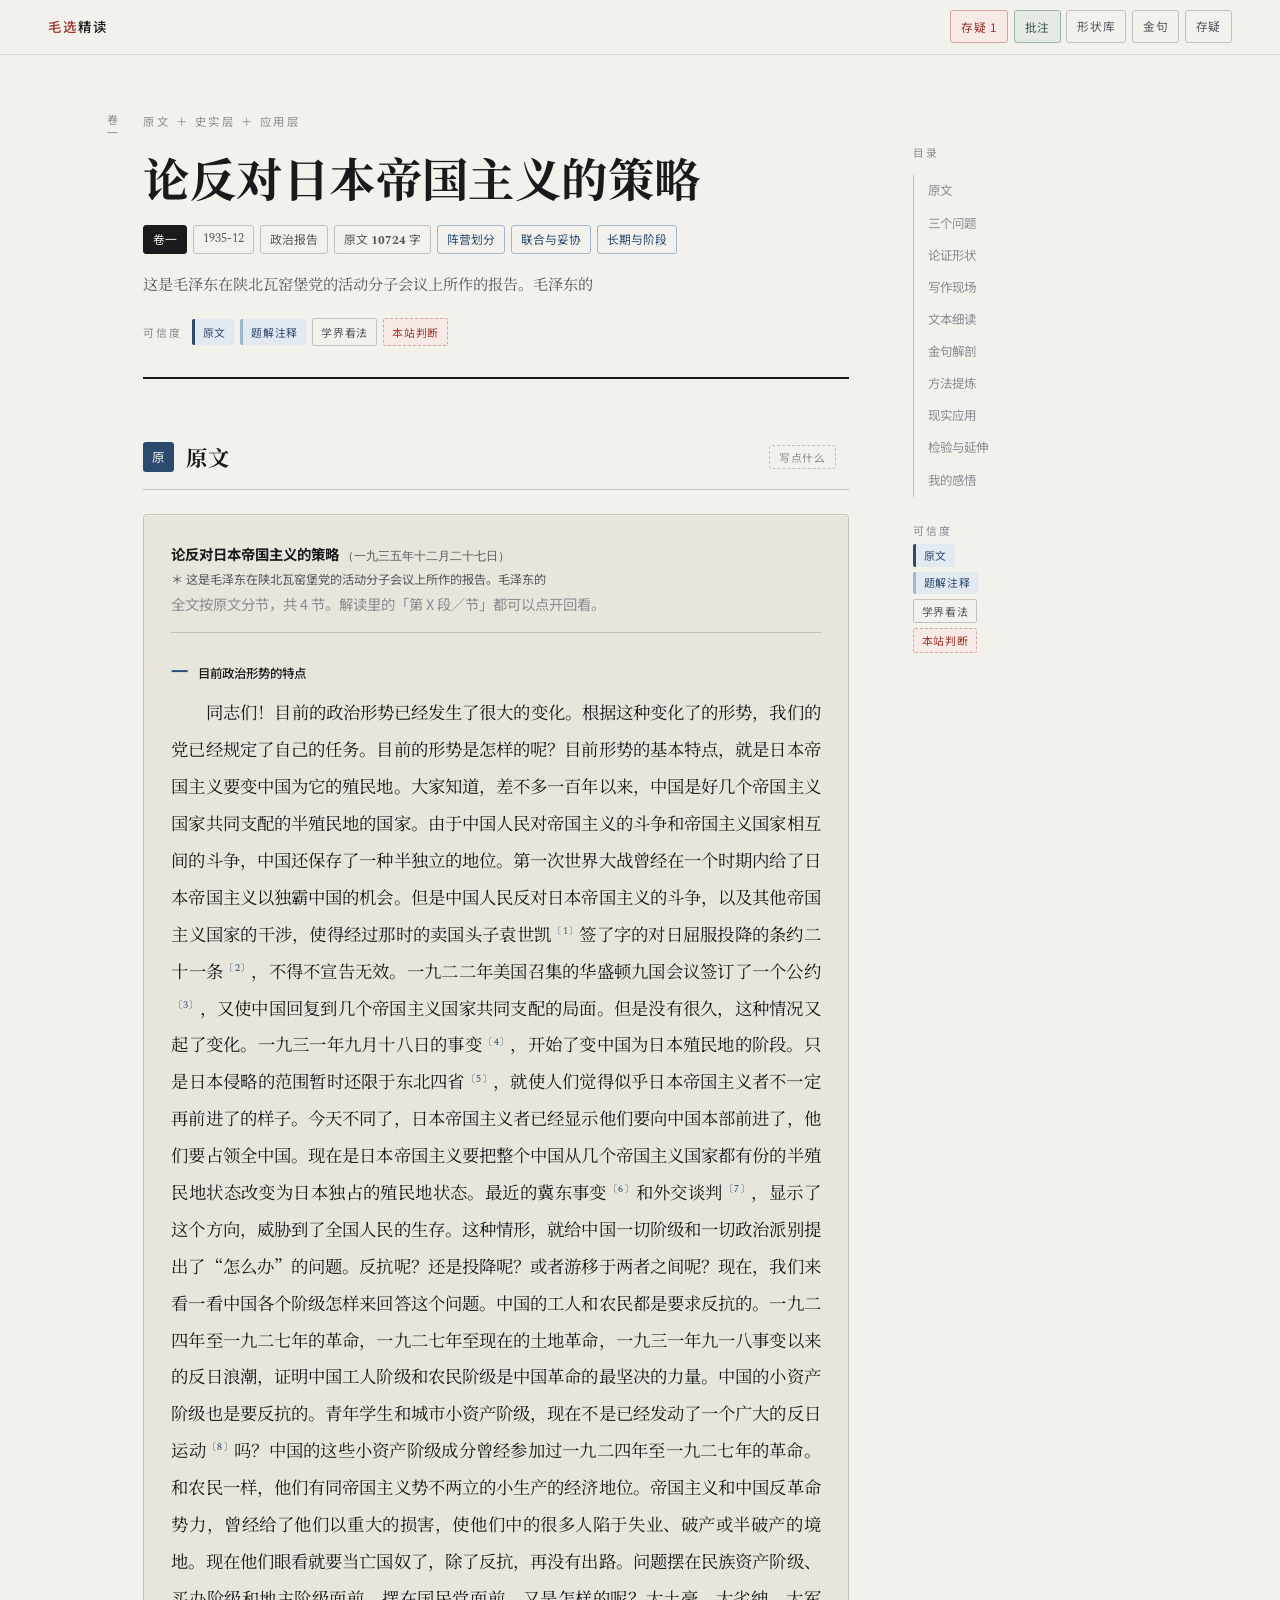
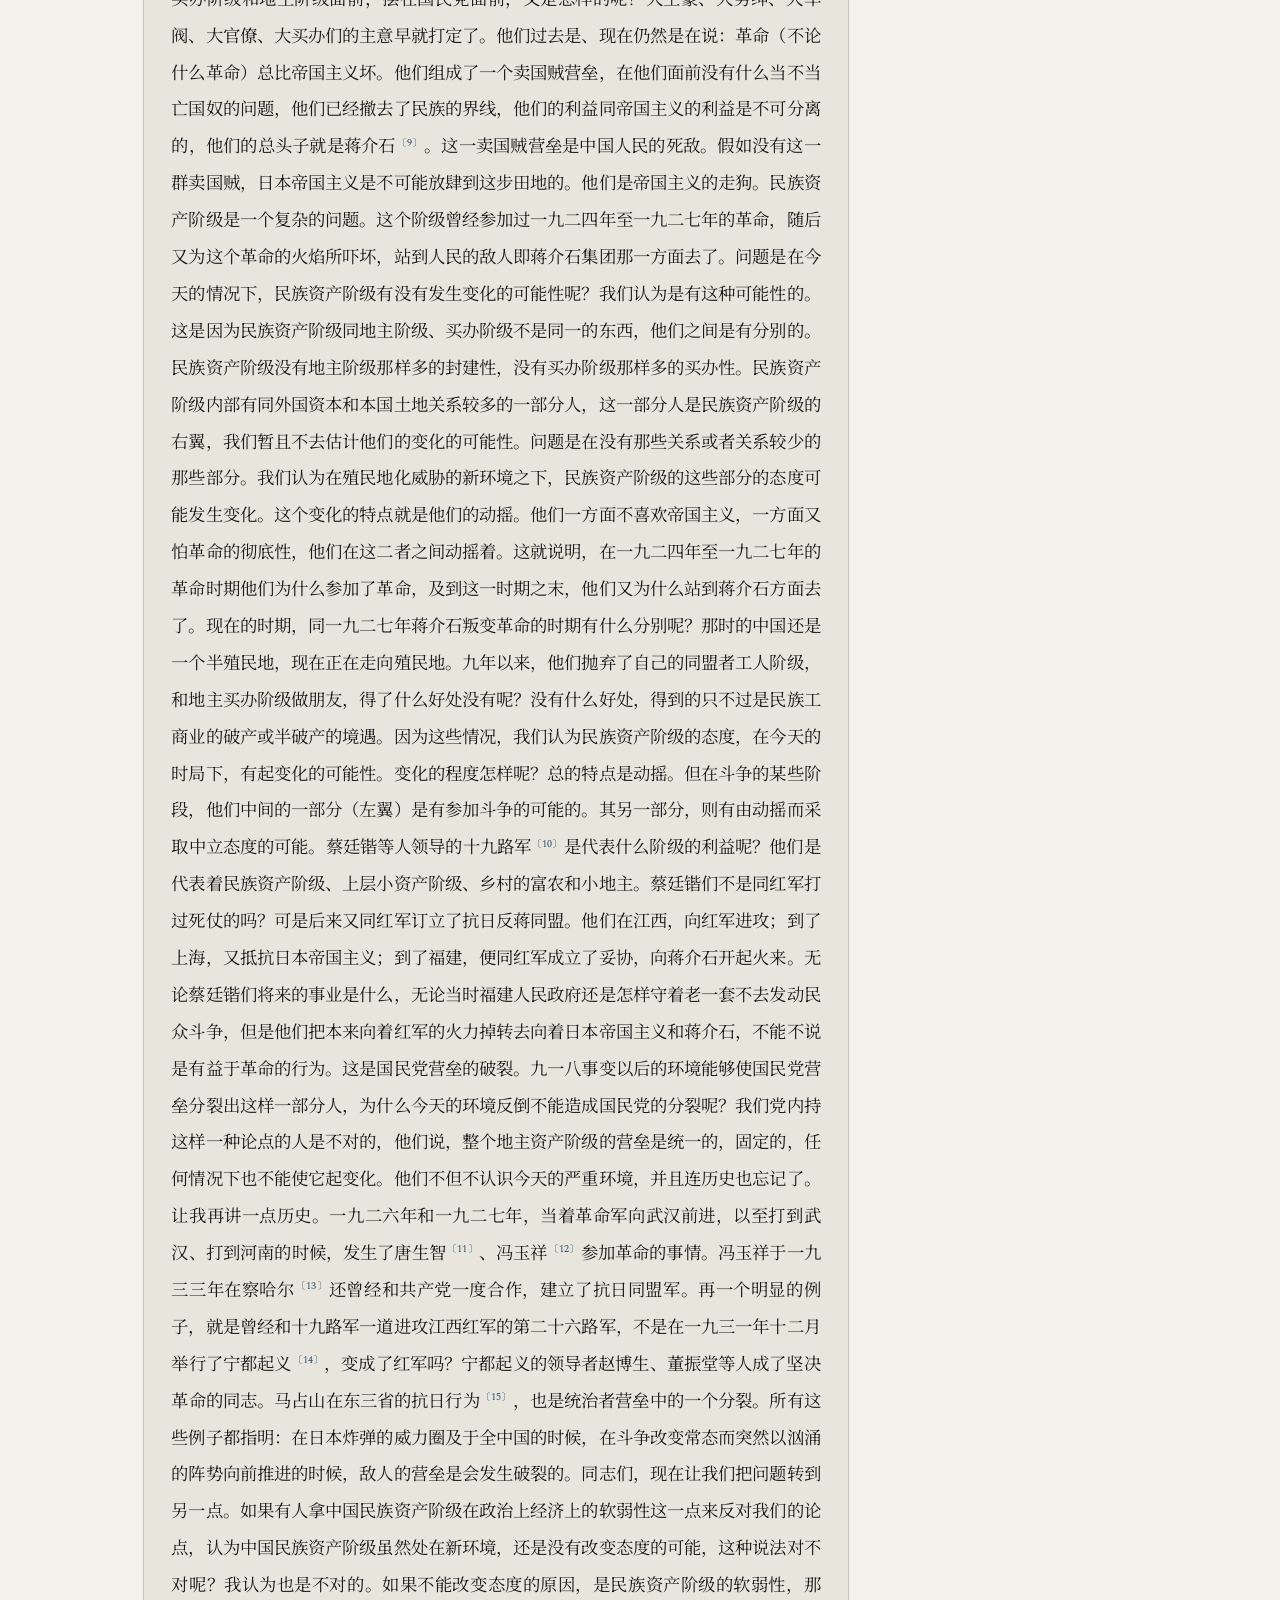
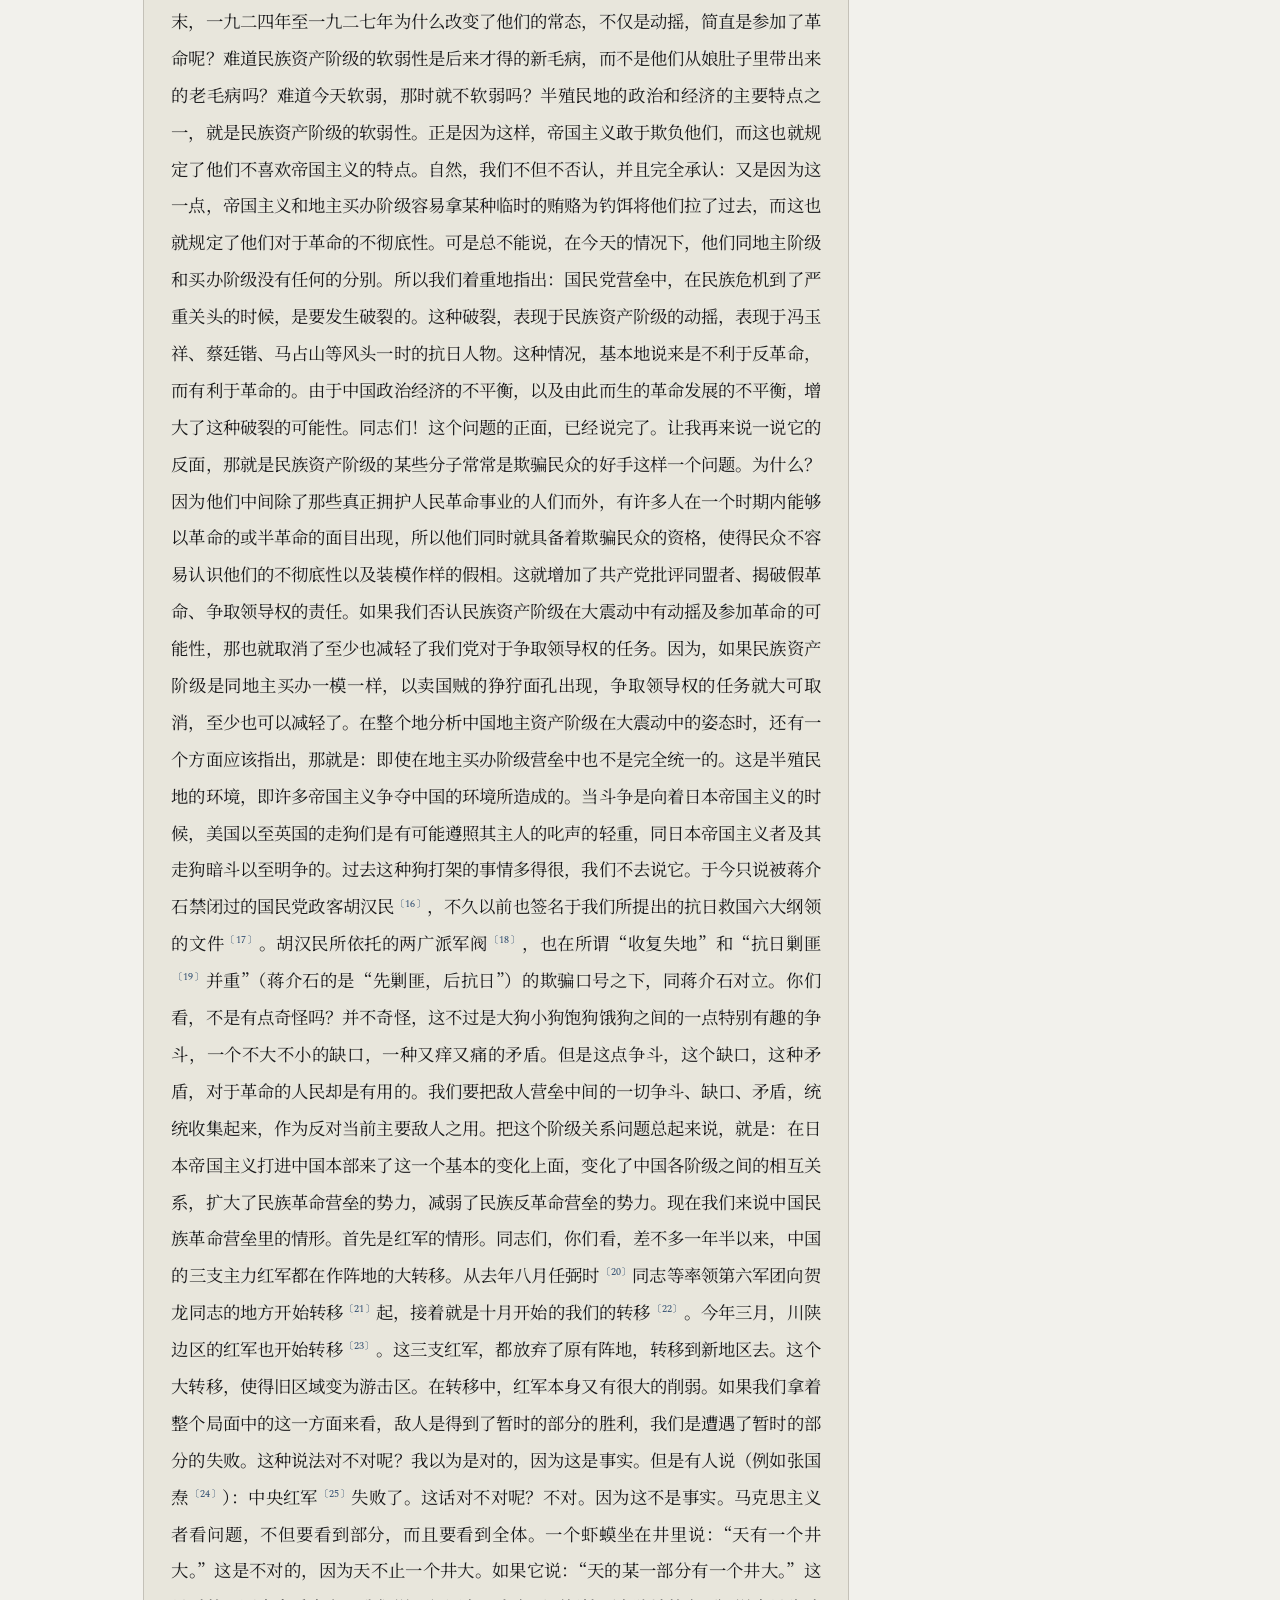
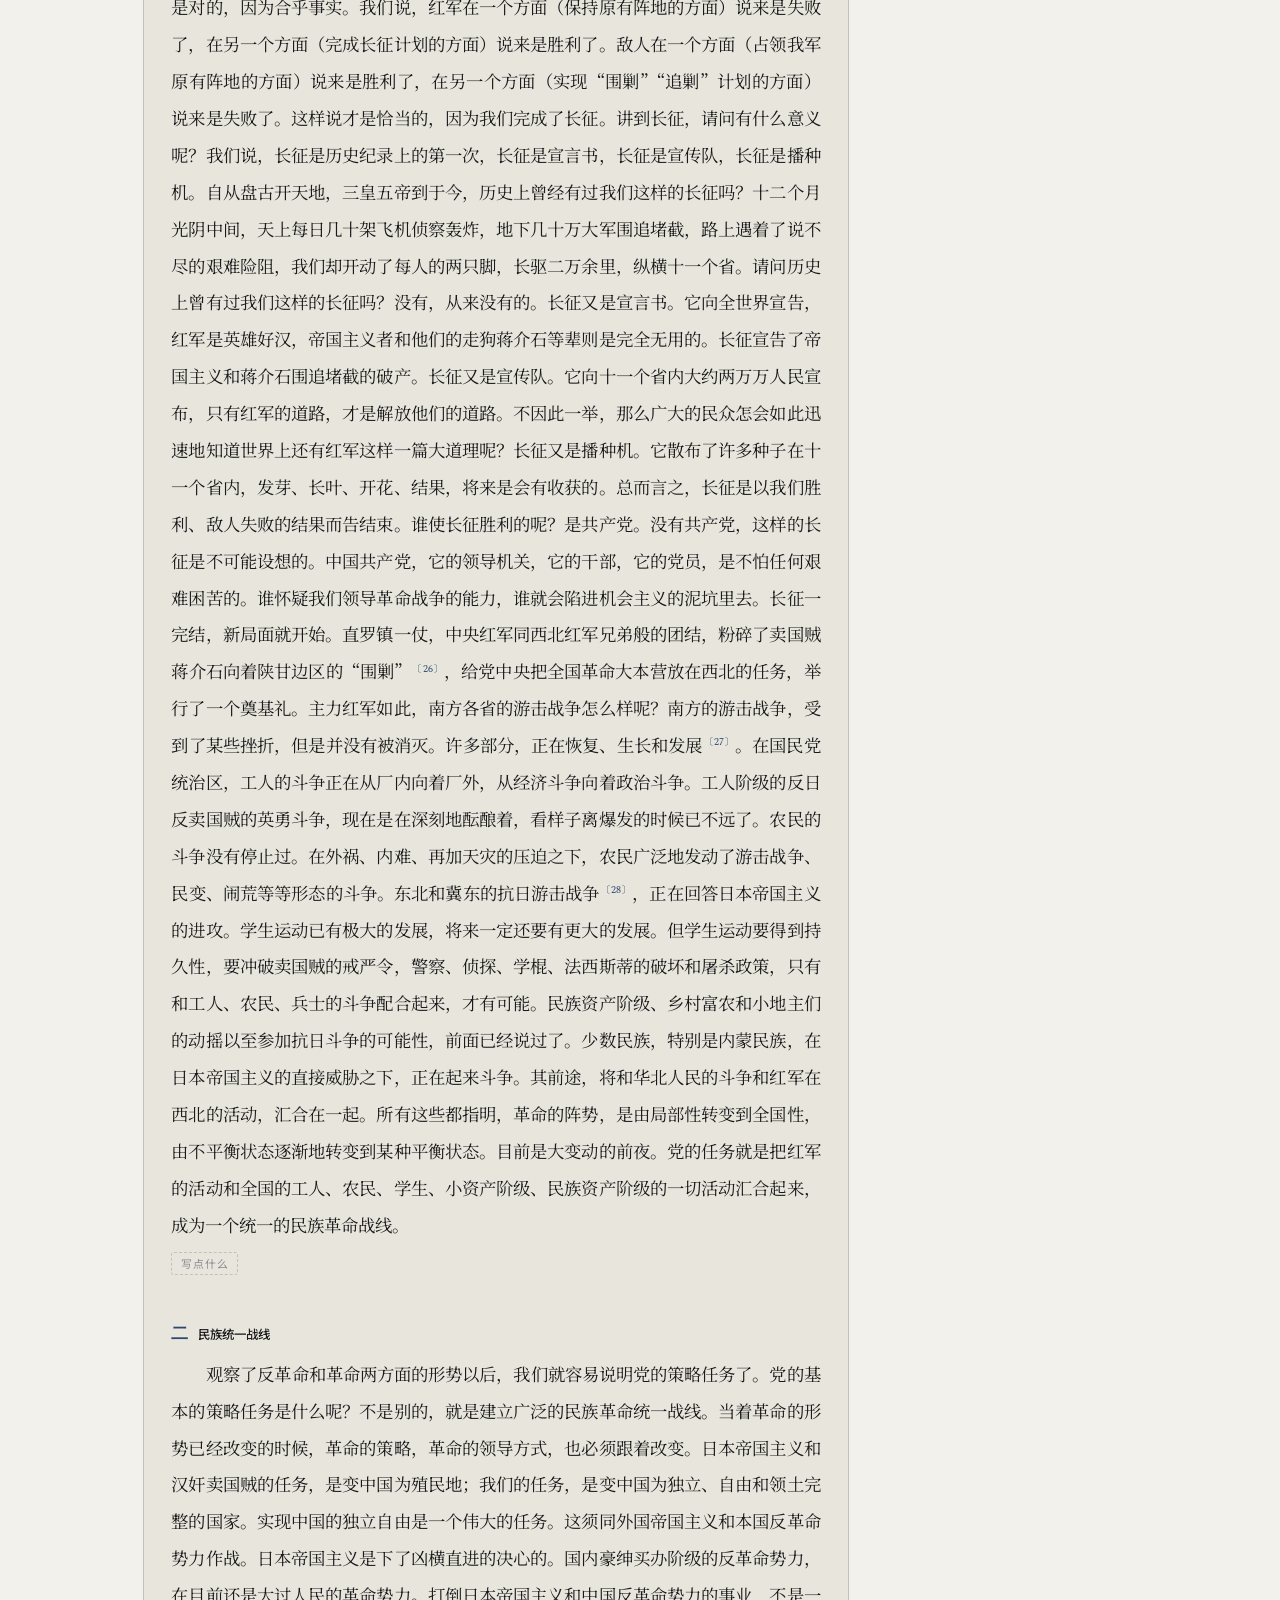
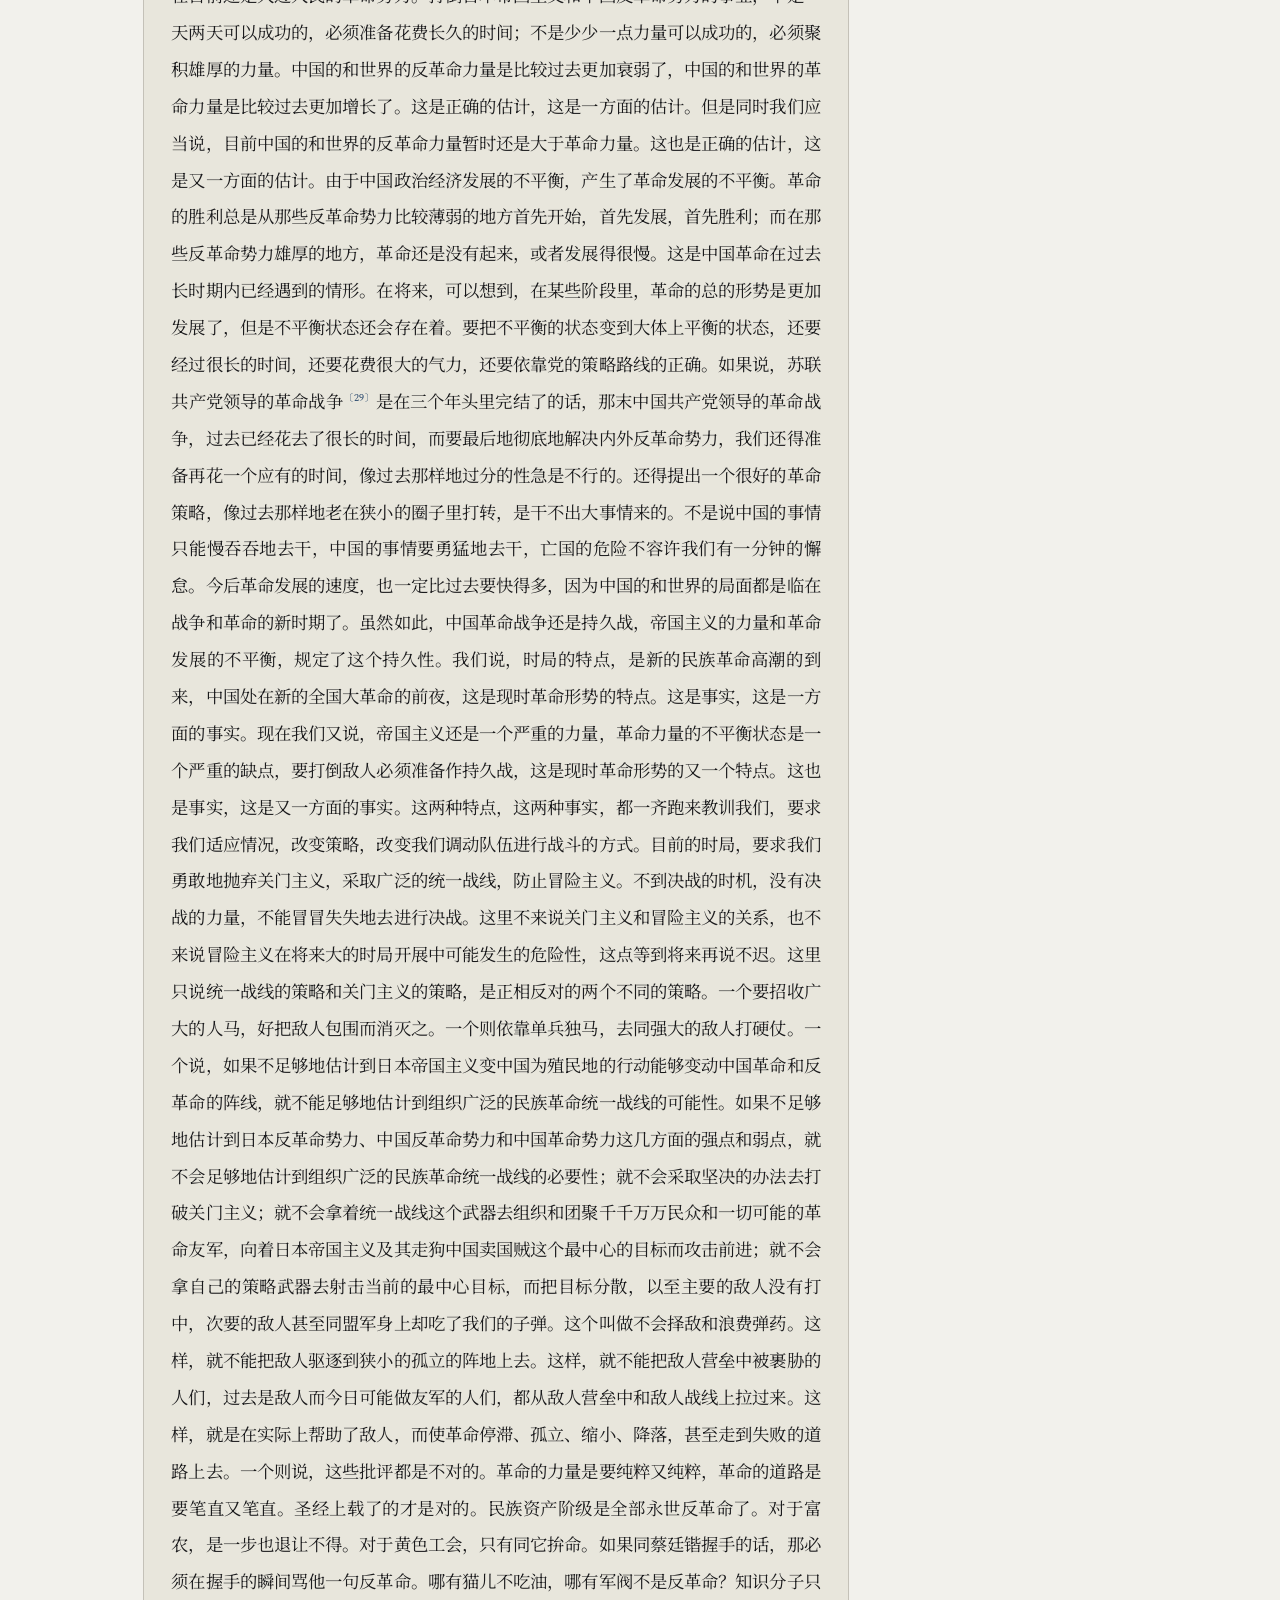
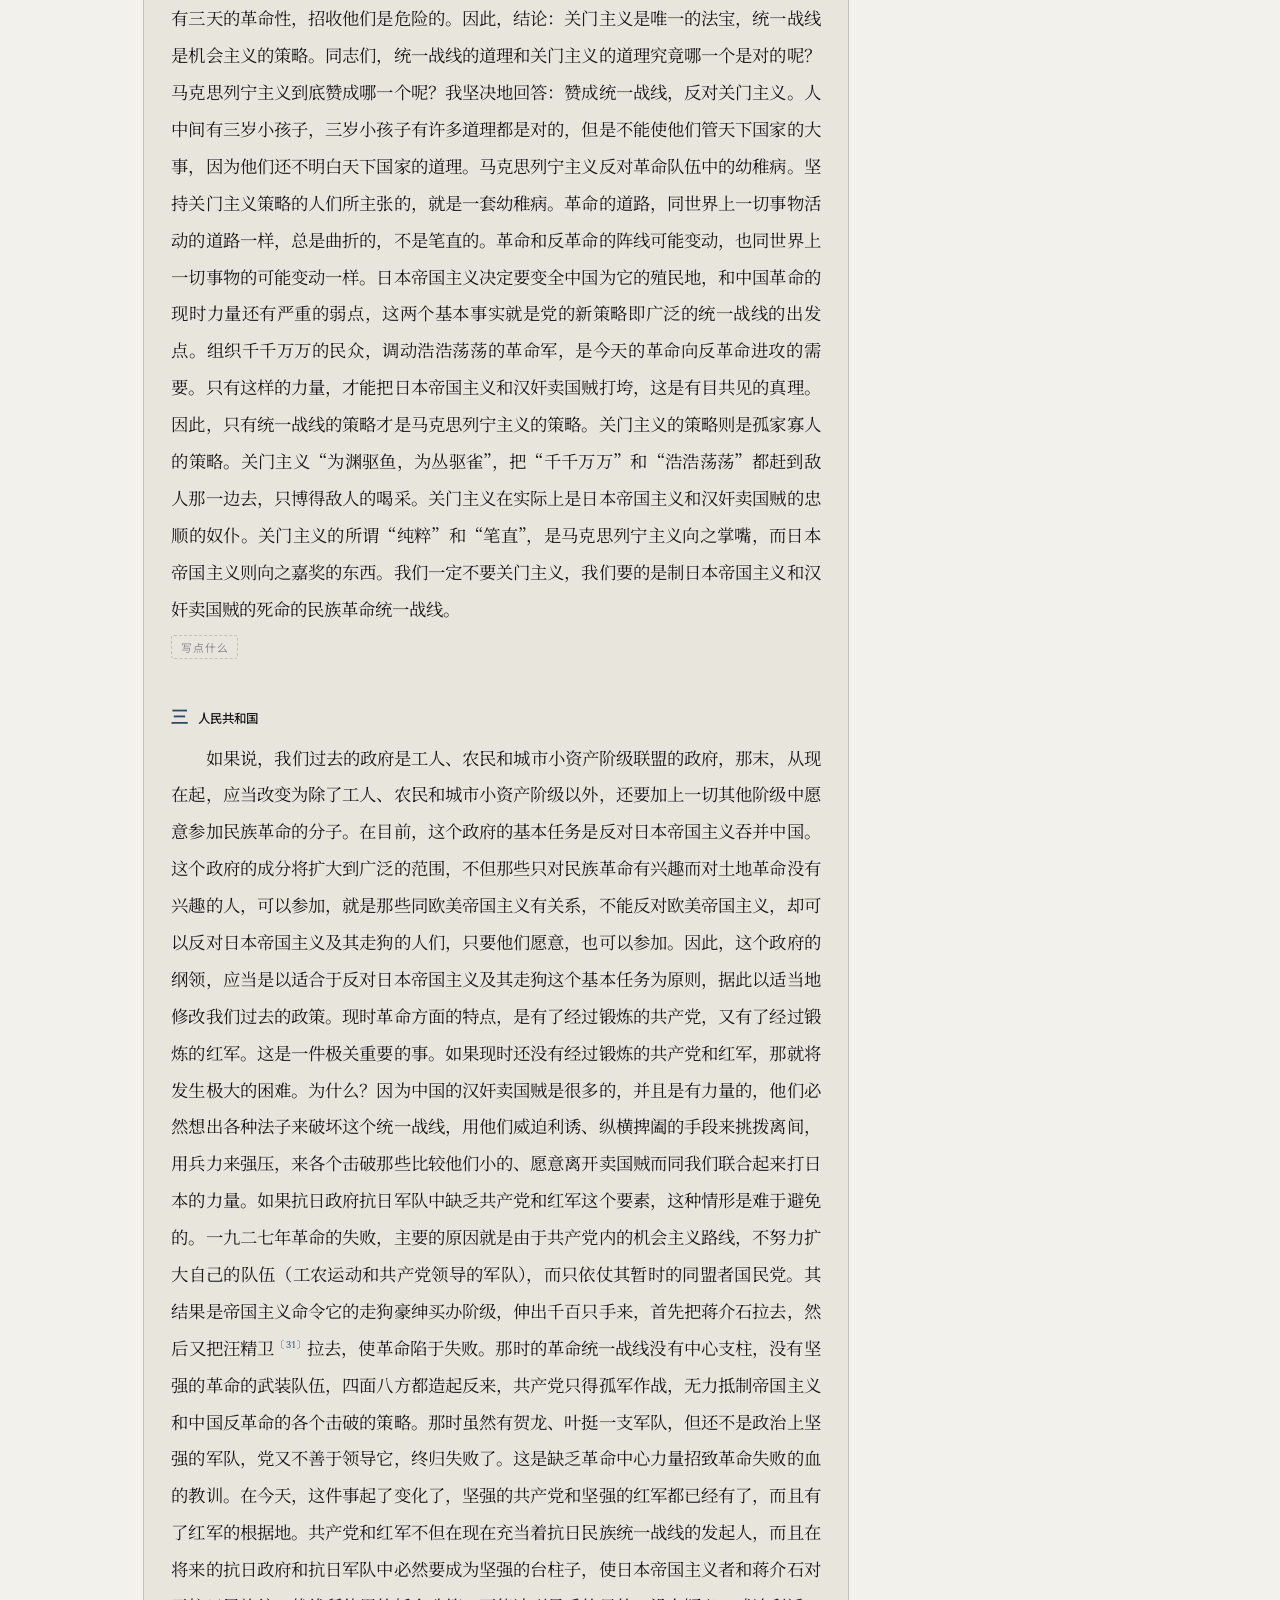
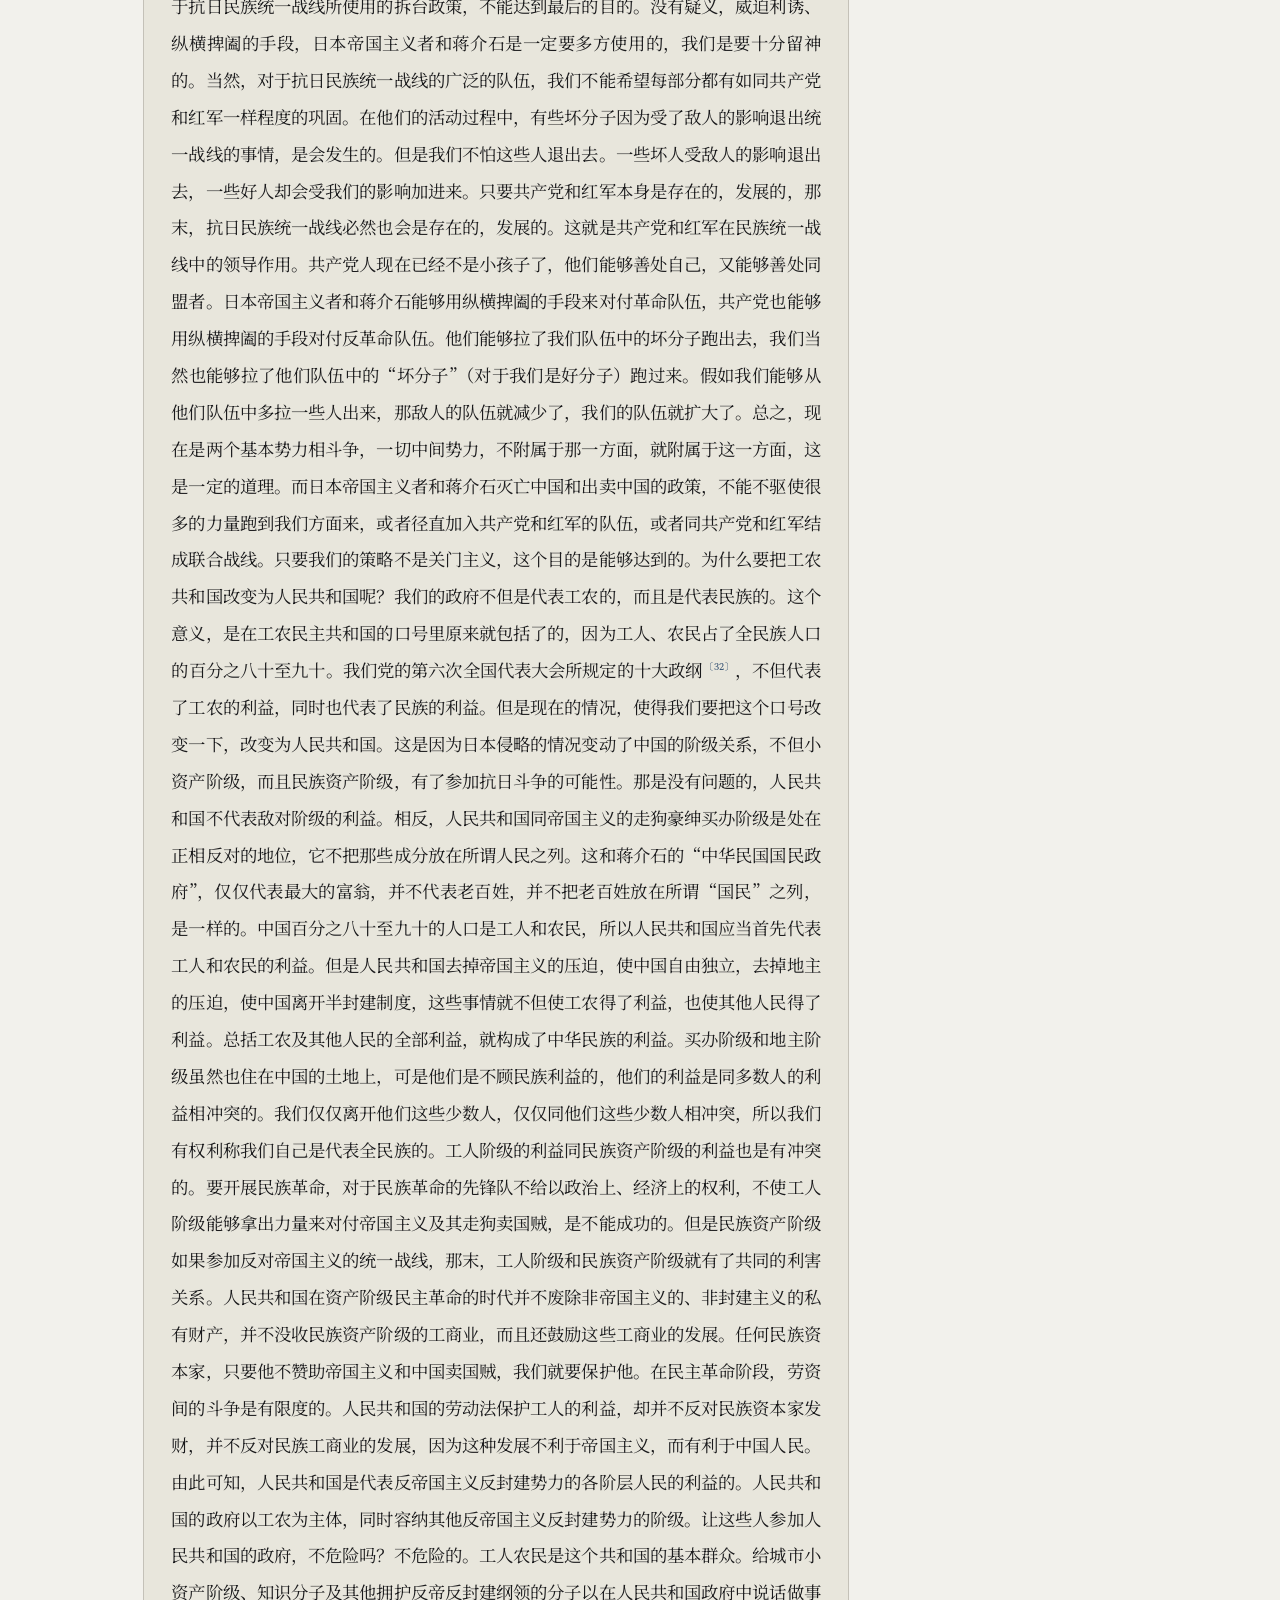
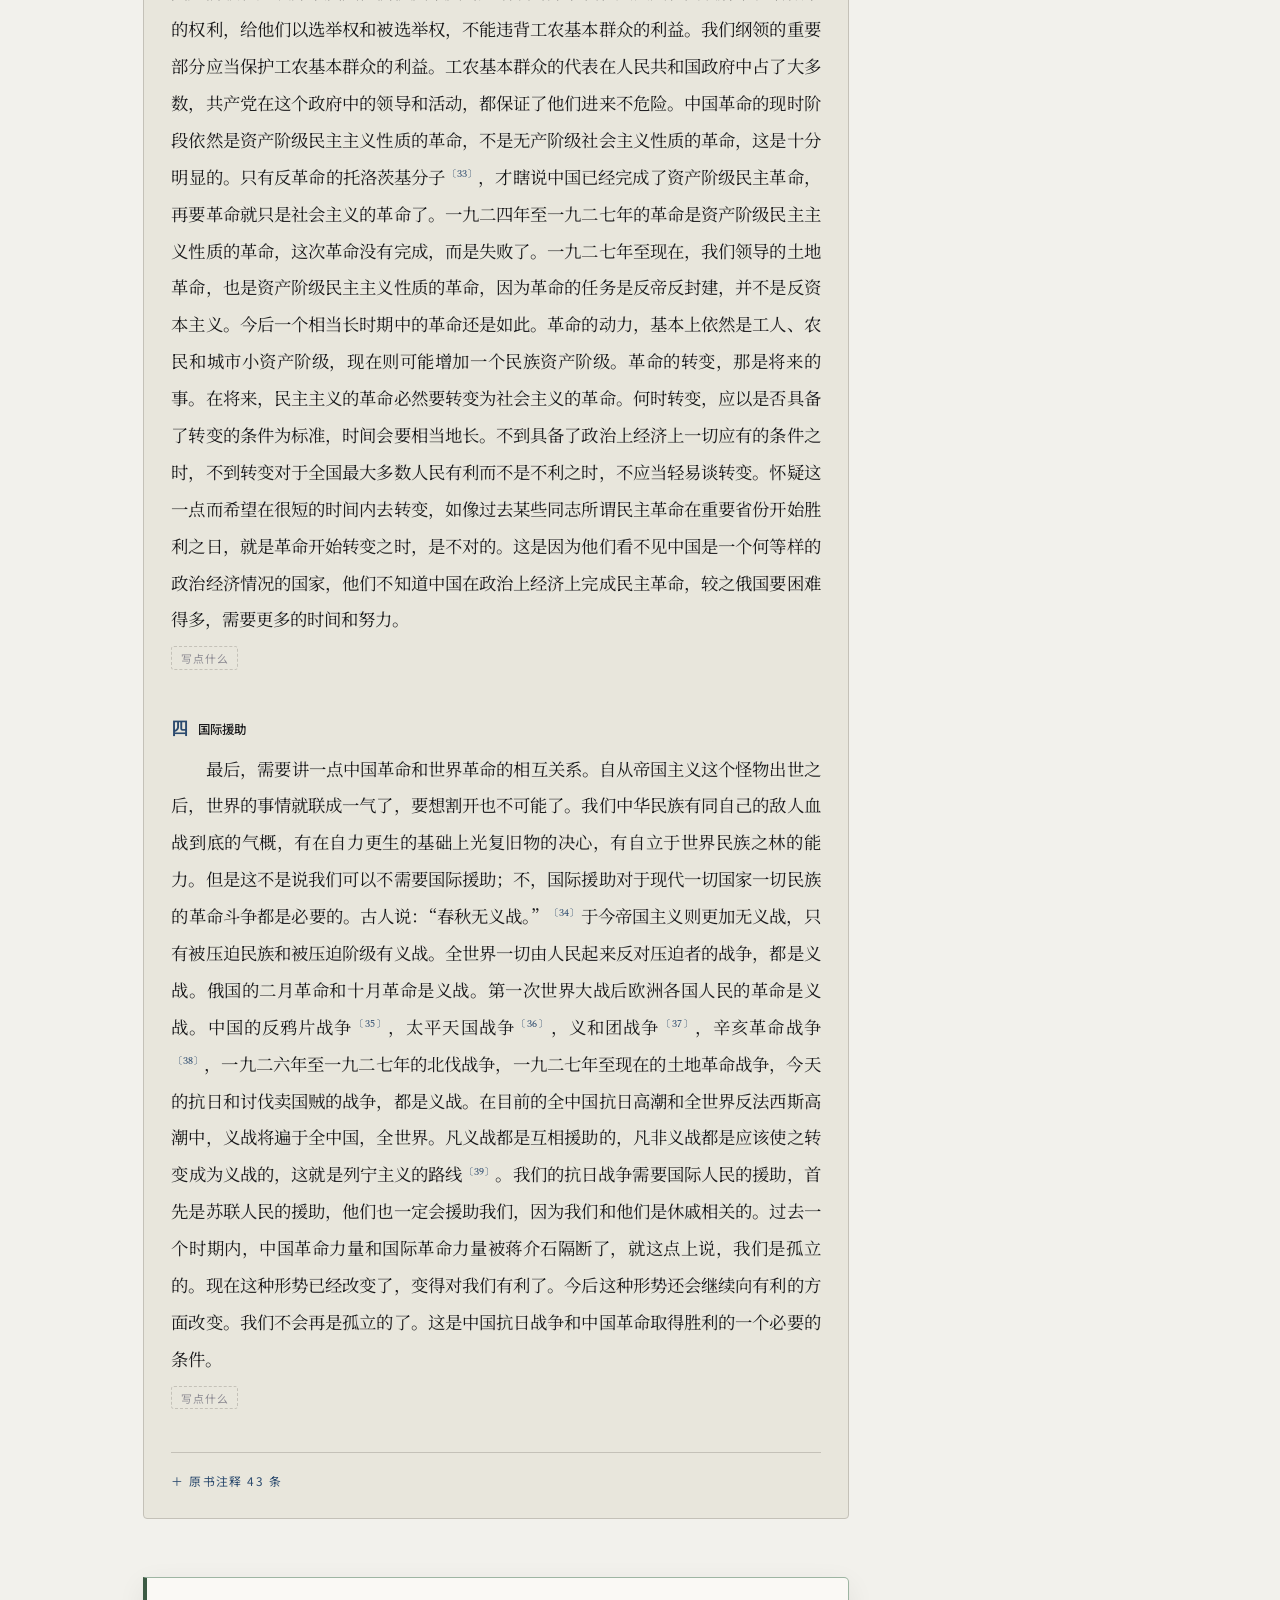
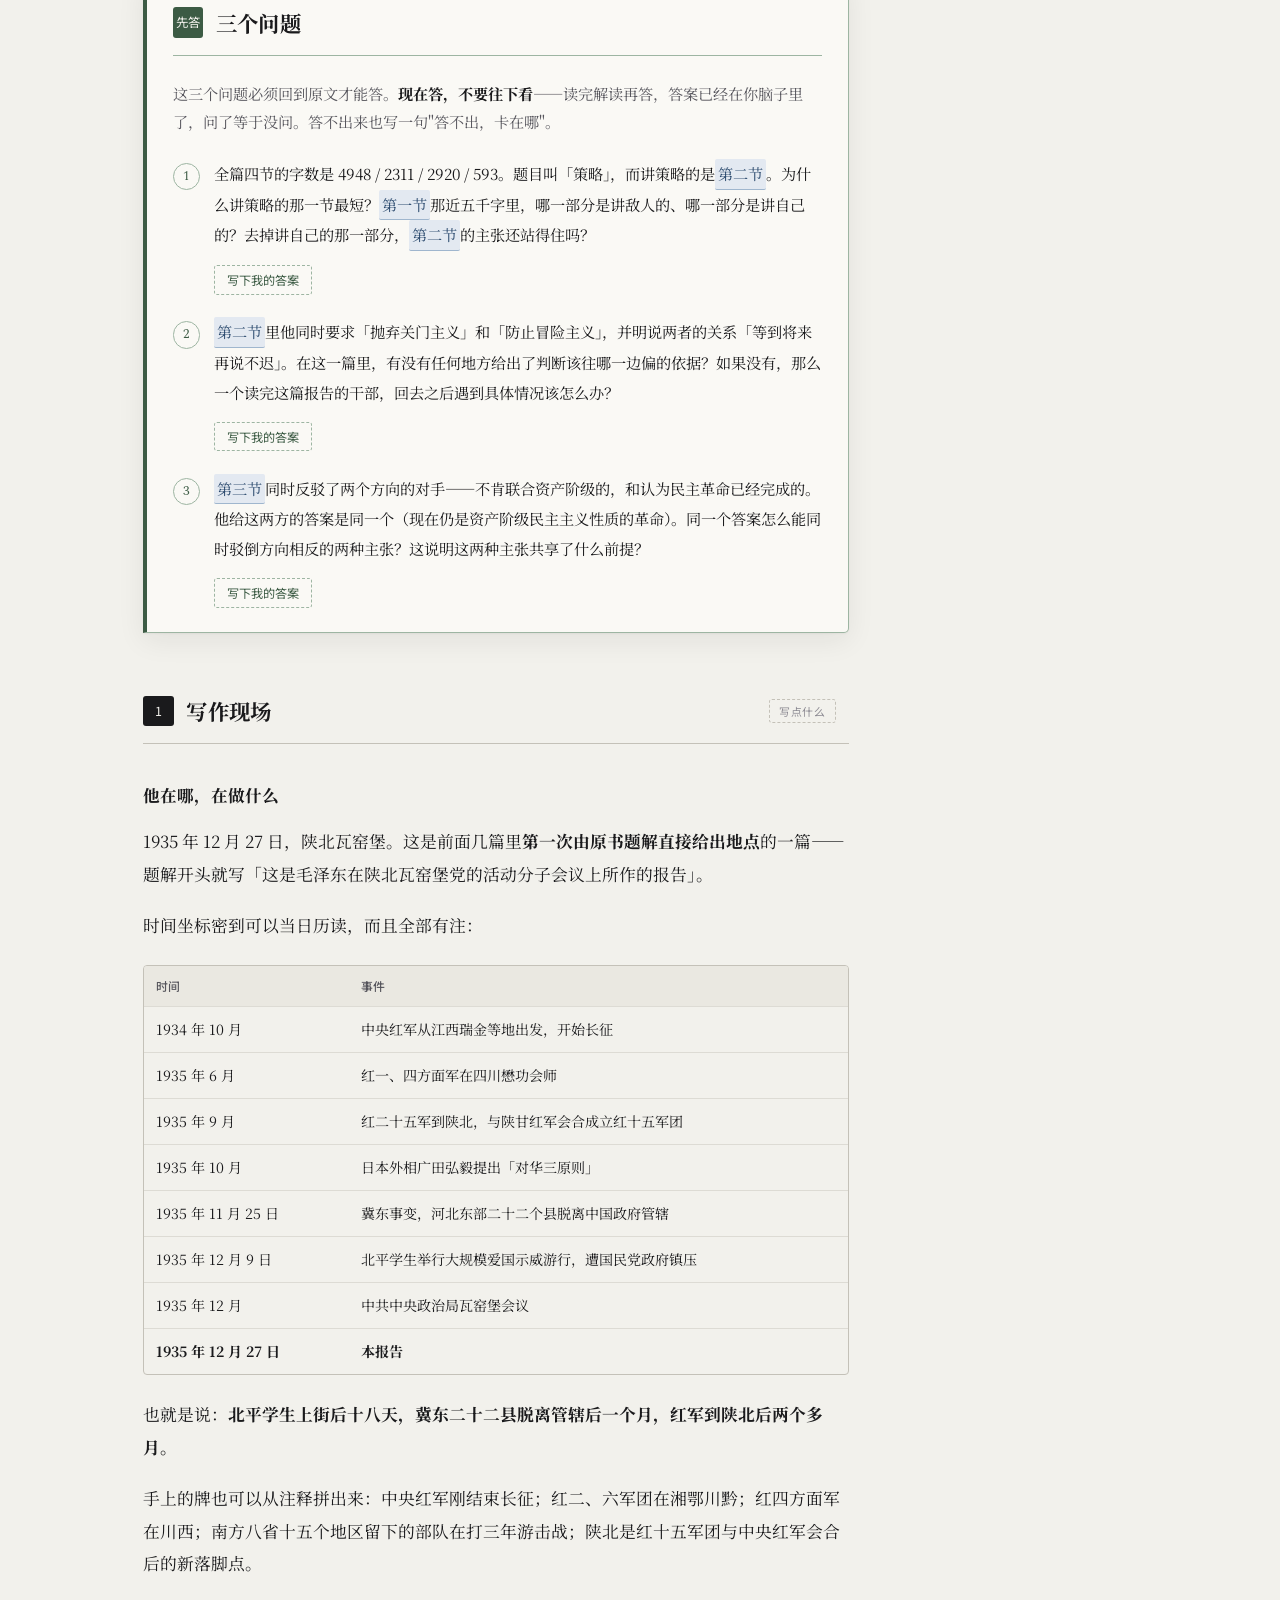
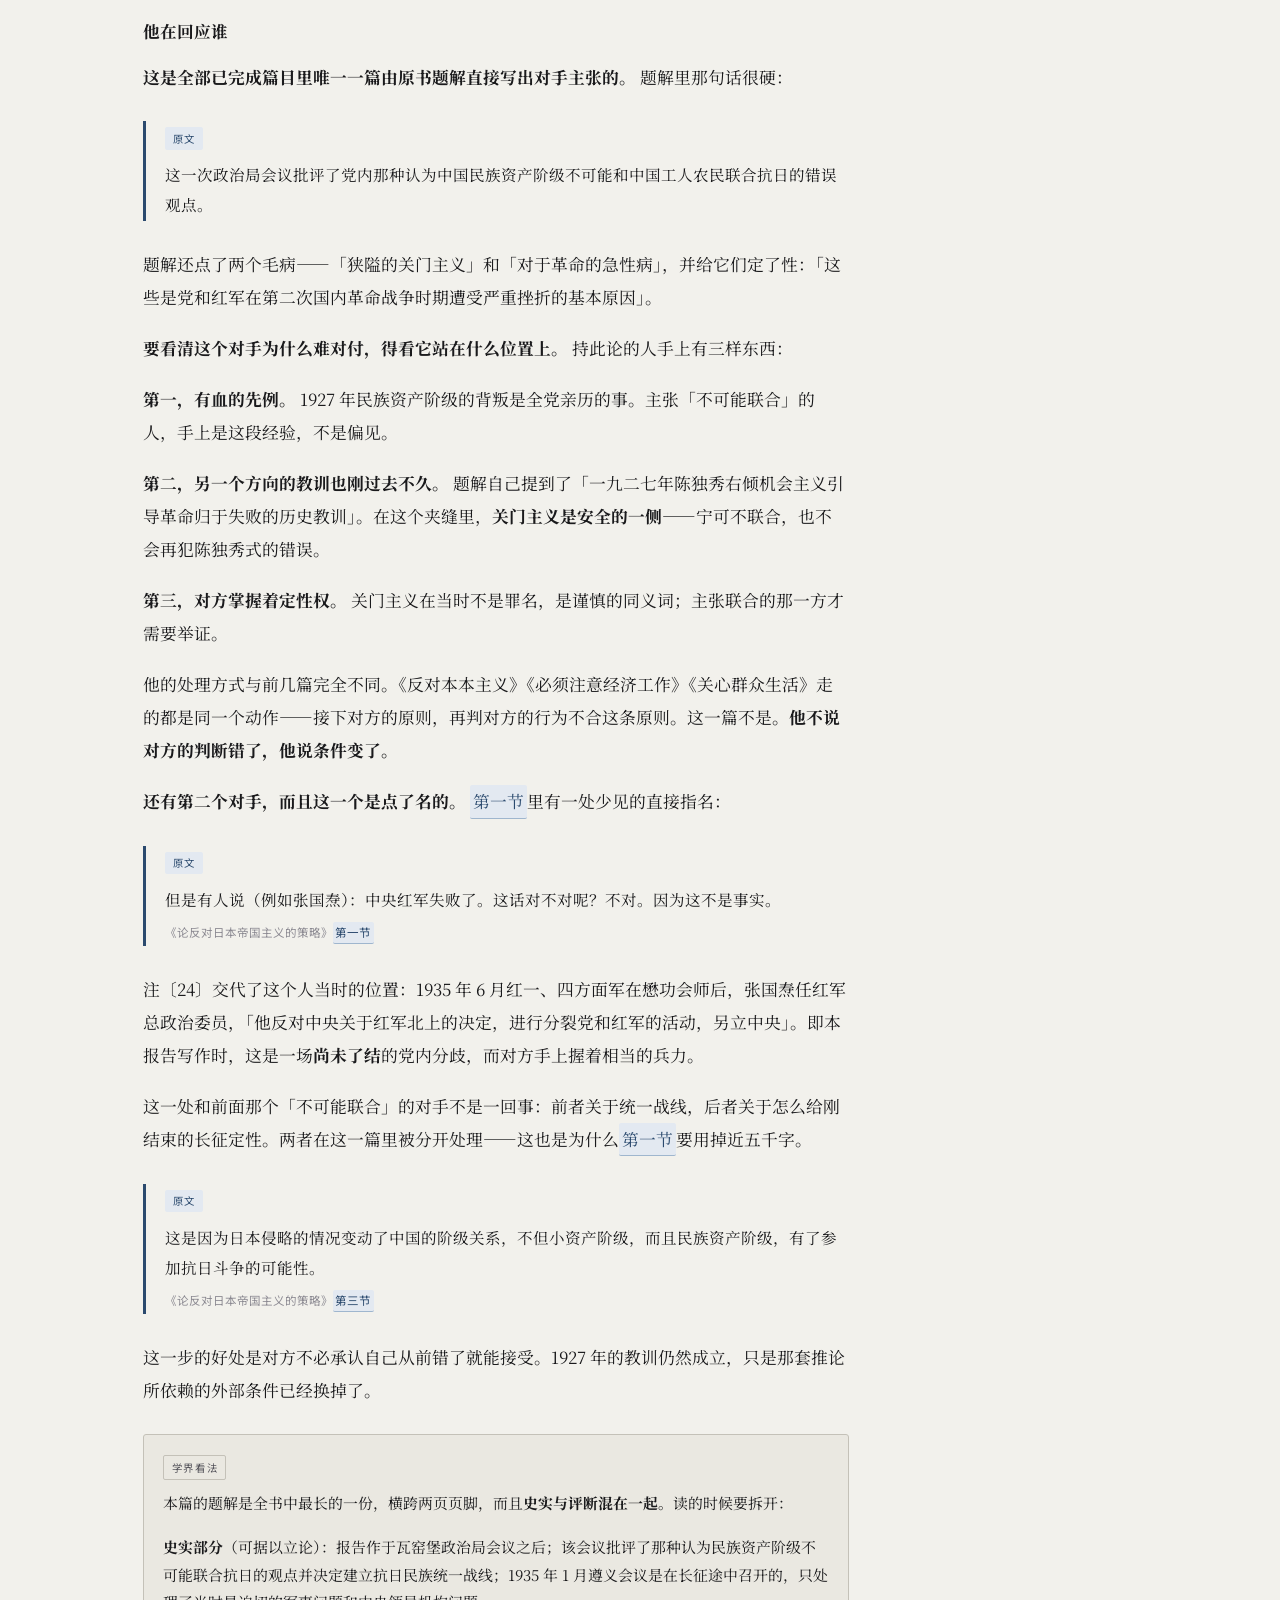
<file: a/a05.html>
<!doctype html>
<html lang="zh-CN">
<head>
<meta charset="utf-8">
<meta name="viewport" content="width=device-width,initial-scale=1,viewport-fit=cover">
<title>论反对日本帝国主义的策略 · 毛选精读</title><link rel="preconnect" href="https://fonts.googleapis.com"><link rel="preconnect" href="https://fonts.gstatic.com" crossorigin><link rel="stylesheet" href="https://fonts.googleapis.com/css2?family=Noto+Serif+SC:wght@400;700&family=Noto+Sans+SC:wght@500&family=Spectral:ital,wght@0,400;0,600;1,400&display=swap"><link rel="stylesheet" href="../app.css">
</head>
<body>
<header class="bar"><div class="bar-in"><a class="home" href="../index.html"><span class="hm">毛选</span>精读</a><nav class="chips"><button class="cb d" id="dj" type="button">存疑</button><button class="cb n" id="nj" type="button">批注</button><a class="cb" href="../shapes.html">形状库</a><a class="cb" href="../quotes.html">金句</a><a class="cb" href="../doubts.html">存疑</a></nav></div><div class="prog" id="prog"></div></header>
<div class="shell"><div class="grid"><article>
<header class="mast">
 <div class="rail">卷一</div>
 <p class="eyebrow">原文 ＋ 史实层 ＋ 应用层</p>
 <h1>论反对日本帝国主义的策略</h1>
 <div class="meta"><span class="vol">卷一</span><span class="num">1935-12</span><span>政治报告</span><span>原文 <b class="num">10724</b> 字</span><span class="th">阵营划分</span><span class="th">联合与妥协</span><span class="th">长期与阶段</span></div>
 <p class="lede"> 这是毛泽东在陕北瓦窑堡党的活动分子会议上所作的报告。毛泽东的</p>
 <div class="key"><span class="kt">可信度</span><span class="k1">原文</span><span class="k2">题解注释</span><span class="k3">学界看法</span><span class="k4">本站判断</span></div>
</header>
<nav class="tocm"><div class="tt">这一篇怎么读</div><ol><li><a href="#s0">原文</a></li><li><a href="#s0b">三个问题</a></li><li><a href="#quiz">论证形状</a></li><li><a href="#s1">写作现场</a></li><li><a href="#s2">文本细读</a></li><li><a href="#s3">金句解剖</a></li><li><a href="#s4">方法提炼</a></li><li><a href="#s5">现实应用</a></li><li><a href="#s6">检验与延伸</a></li><li><a href="#s7">我的感悟</a></li></ol>
<p class="tn">顺序是有意的：<b>先读原文，再答三问，再猜形状</b>，然后才看解读。</p></nav>

<section class="sec src" id="s0"><div class="sh"><span class="sn">原</span><h2>原文</h2>
<button class="anb" data-a="s0" data-l="原文（整篇）" type="button">写点什么</button></div>
<div class="srcwrap">
 <div class="srchead"><b>论反对日本帝国主义的策略</b> <span class="num">（一九三五年十二月二十七日）</span><br>＊  这是毛泽东在陕北瓦窑堡党的活动分子会议上所作的报告。毛泽东的<br>
 <span class="dim">全文按原文分节，共 4 节。解读里的「第 X 段／节」都可以点开回看。</span></div>
 <section class="op" id="p1"><div class="opn"><span class="num">一</span><span class="opt">目前政治形势的特点</span></div><p>同志们！目前的政治形势已经发生了很大的变化。根据这种变化了的形势，我们的党已经规定了自己的任务。目前的形势是怎样的呢？目前形势的基本特点，就是日本帝国主义要变中国为它的殖民地。大家知道，差不多一百年以来，中国是好几个帝国主义国家共同支配的半殖民地的国家。由于中国人民对帝国主义的斗争和帝国主义国家相互间的斗争，中国还保存了一种半独立的地位。第一次世界大战曾经在一个时期内给了日本帝国主义以独霸中国的机会。但是中国人民反对日本帝国主义的斗争，以及其他帝国主义国家的干涉，使得经过那时的卖国头子袁世凯<sup class="nt">1</sup>签了字的对日屈服投降的条约二十一条<sup class="nt">2</sup>，不得不宣告无效。一九二二年美国召集的华盛顿九国会议签订了一个公约<sup class="nt">3</sup>，又使中国回复到几个帝国主义国家共同支配的局面。但是没有很久，这种情况又起了变化。一九三一年九月十八日的事变<sup class="nt">4</sup>，开始了变中国为日本殖民地的阶段。只是日本侵略的范围暂时还限于东北四省<sup class="nt">5</sup>，就使人们觉得似乎日本帝国主义者不一定再前进了的样子。今天不同了，日本帝国主义者已经显示他们要向中国本部前进了，他们要占领全中国。现在是日本帝国主义要把整个中国从几个帝国主义国家都有份的半殖民地状态改变为日本独占的殖民地状态。最近的冀东事变<sup class="nt">6</sup>和外交谈判<sup class="nt">7</sup>，显示了这个方向，威胁到了全国人民的生存。这种情形，就给中国一切阶级和一切政治派别提出了“怎么办”的问题。反抗呢？还是投降呢？或者游移于两者之间呢？现在，我们来看一看中国各个阶级怎样来回答这个问题。中国的工人和农民都是要求反抗的。一九二四年至一九二七年的革命，一九二七年至现在的土地革命，一九三一年九一八事变以来的反日浪潮，证明中国工人阶级和农民阶级是中国革命的最坚决的力量。中国的小资产阶级也是要反抗的。青年学生和城市小资产阶级，现在不是已经发动了一个广大的反日运动<sup class="nt">8</sup>吗？中国的这些小资产阶级成分曾经参加过一九二四年至一九二七年的革命。和农民一样，他们有同帝国主义势不两立的小生产的经济地位。帝国主义和中国反革命势力，曾经给了他们以重大的损害，使他们中的很多人陷于失业、破产或半破产的境地。现在他们眼看就要当亡国奴了，除了反抗，再没有出路。问题摆在民族资产阶级、买办阶级和地主阶级面前，摆在国民党面前，又是怎样的呢？大土豪、大劣绅、大军阀、大官僚、大买办们的主意早就打定了。他们过去是、现在仍然是在说：革命（不论什么革命）总比帝国主义坏。他们组成了一个卖国贼营垒，在他们面前没有什么当不当亡国奴的问题，他们已经撤去了民族的界线，他们的利益同帝国主义的利益是不可分离的，他们的总头子就是蒋介石<sup class="nt">9</sup>。这一卖国贼营垒是中国人民的死敌。假如没有这一群卖国贼，日本帝国主义是不可能放肆到这步田地的。他们是帝国主义的走狗。民族资产阶级是一个复杂的问题。这个阶级曾经参加过一九二四年至一九二七年的革命，随后又为这个革命的火焰所吓坏，站到人民的敌人即蒋介石集团那一方面去了。问题是在今天的情况下，民族资产阶级有没有发生变化的可能性呢？我们认为是有这种可能性的。这是因为民族资产阶级同地主阶级、买办阶级不是同一的东西，他们之间是有分别的。民族资产阶级没有地主阶级那样多的封建性，没有买办阶级那样多的买办性。民族资产阶级内部有同外国资本和本国土地关系较多的一部分人，这一部分人是民族资产阶级的右翼，我们暂且不去估计他们的变化的可能性。问题是在没有那些关系或者关系较少的那些部分。我们认为在殖民地化威胁的新环境之下，民族资产阶级的这些部分的态度可能发生变化。这个变化的特点就是他们的动摇。他们一方面不喜欢帝国主义，一方面又怕革命的彻底性，他们在这二者之间动摇着。这就说明，在一九二四年至一九二七年的革命时期他们为什么参加了革命，及到这一时期之末，他们又为什么站到蒋介石方面去了。现在的时期，同一九二七年蒋介石叛变革命的时期有什么分别呢？那时的中国还是一个半殖民地，现在正在走向殖民地。九年以来，他们抛弃了自己的同盟者工人阶级，和地主买办阶级做朋友，得了什么好处没有呢？没有什么好处，得到的只不过是民族工商业的破产或半破产的境遇。因为这些情况，我们认为民族资产阶级的态度，在今天的时局下，有起变化的可能性。变化的程度怎样呢？总的特点是动摇。但在斗争的某些阶段，他们中间的一部分（左翼）是有参加斗争的可能的。其另一部分，则有由动摇而采取中立态度的可能。蔡廷锴等人领导的十九路军<sup class="nt">10</sup>是代表什么阶级的利益呢？他们是代表着民族资产阶级、上层小资产阶级、乡村的富农和小地主。蔡廷锴们不是同红军打过死仗的吗？可是后来又同红军订立了抗日反蒋同盟。他们在江西，向红军进攻；到了上海，又抵抗日本帝国主义；到了福建，便同红军成立了妥协，向蒋介石开起火来。无论蔡廷锴们将来的事业是什么，无论当时福建人民政府还是怎样守着老一套不去发动民众斗争，但是他们把本来向着红军的火力掉转去向着日本帝国主义和蒋介石，不能不说是有益于革命的行为。这是国民党营垒的破裂。九一八事变以后的环境能够使国民党营垒分裂出这样一部分人，为什么今天的环境反倒不能造成国民党的分裂呢？我们党内持这样一种论点的人是不对的，他们说，整个地主资产阶级的营垒是统一的，固定的，任何情况下也不能使它起变化。他们不但不认识今天的严重环境，并且连历史也忘记了。让我再讲一点历史。一九二六年和一九二七年，当着革命军向武汉前进，以至打到武汉、打到河南的时候，发生了唐生智<sup class="nt">11</sup>、冯玉祥<sup class="nt">12</sup>参加革命的事情。冯玉祥于一九三三年在察哈尔<sup class="nt">13</sup>还曾经和共产党一度合作，建立了抗日同盟军。再一个明显的例子，就是曾经和十九路军一道进攻江西红军的第二十六路军，不是在一九三一年十二月举行了宁都起义<sup class="nt">14</sup>，变成了红军吗？宁都起义的领导者赵博生、董振堂等人成了坚决革命的同志。马占山在东三省的抗日行为<sup class="nt">15</sup>，也是统治者营垒中的一个分裂。所有这些例子都指明：在日本炸弹的威力圈及于全中国的时候，在斗争改变常态而突然以汹涌的阵势向前推进的时候，敌人的营垒是会发生破裂的。同志们，现在让我们把问题转到另一点。如果有人拿中国民族资产阶级在政治上经济上的软弱性这一点来反对我们的论点，认为中国民族资产阶级虽然处在新环境，还是没有改变态度的可能，这种说法对不对呢？我认为也是不对的。如果不能改变态度的原因，是民族资产阶级的软弱性，那末，一九二四年至一九二七年为什么改变了他们的常态，不仅是动摇，简直是参加了革命呢？难道民族资产阶级的软弱性是后来才得的新毛病，而不是他们从娘肚子里带出来的老毛病吗？难道今天软弱，那时就不软弱吗？半殖民地的政治和经济的主要特点之一，就是民族资产阶级的软弱性。正是因为这样，帝国主义敢于欺负他们，而这也就规定了他们不喜欢帝国主义的特点。自然，我们不但不否认，并且完全承认：又是因为这一点，帝国主义和地主买办阶级容易拿某种临时的贿赂为钓饵将他们拉了过去，而这也就规定了他们对于革命的不彻底性。可是总不能说，在今天的情况下，他们同地主阶级和买办阶级没有任何的分别。所以我们着重地指出：国民党营垒中，在民族危机到了严重关头的时候，是要发生破裂的。这种破裂，表现于民族资产阶级的动摇，表现于冯玉祥、蔡廷锴、马占山等风头一时的抗日人物。这种情况，基本地说来是不利于反革命，而有利于革命的。由于中国政治经济的不平衡，以及由此而生的革命发展的不平衡，增大了这种破裂的可能性。同志们！这个问题的正面，已经说完了。让我再来说一说它的反面，那就是民族资产阶级的某些分子常常是欺骗民众的好手这样一个问题。为什么？因为他们中间除了那些真正拥护人民革命事业的人们而外，有许多人在一个时期内能够以革命的或半革命的面目出现，所以他们同时就具备着欺骗民众的资格，使得民众不容易认识他们的不彻底性以及装模作样的假相。这就增加了共产党批评同盟者、揭破假革命、争取领导权的责任。如果我们否认民族资产阶级在大震动中有动摇及参加革命的可能性，那也就取消了至少也减轻了我们党对于争取领导权的任务。因为，如果民族资产阶级是同地主买办一模一样，以卖国贼的狰狞面孔出现，争取领导权的任务就大可取消，至少也可以减轻了。在整个地分析中国地主资产阶级在大震动中的姿态时，还有一个方面应该指出，那就是：即使在地主买办阶级营垒中也不是完全统一的。这是半殖民地的环境，即许多帝国主义争夺中国的环境所造成的。当斗争是向着日本帝国主义的时候，美国以至英国的走狗们是有可能遵照其主人的叱声的轻重，同日本帝国主义者及其走狗暗斗以至明争的。过去这种狗打架的事情多得很，我们不去说它。于今只说被蒋介石禁闭过的国民党政客胡汉民<sup class="nt">16</sup>，不久以前也签名于我们所提出的抗日救国六大纲领的文件<sup class="nt">17</sup>。胡汉民所依托的两广派军阀<sup class="nt">18</sup>，也在所谓“收复失地”和“抗日剿匪<sup class="nt">19</sup>并重”（蒋介石的是“先剿匪，后抗日”）的欺骗口号之下，同蒋介石对立。你们看，不是有点奇怪吗？并不奇怪，这不过是大狗小狗饱狗饿狗之间的一点特别有趣的争斗，一个不大不小的缺口，一种又痒又痛的矛盾。但是这点争斗，这个缺口，这种矛盾，对于革命的人民却是有用的。我们要把敌人营垒中间的一切争斗、缺口、矛盾，统统收集起来，作为反对当前主要敌人之用。把这个阶级关系问题总起来说，就是：在日本帝国主义打进中国本部来了这一个基本的变化上面，变化了中国各阶级之间的相互关系，扩大了民族革命营垒的势力，减弱了民族反革命营垒的势力。现在我们来说中国民族革命营垒里的情形。首先是红军的情形。同志们，你们看，差不多一年半以来，中国的三支主力红军都在作阵地的大转移。从去年八月任弼时<sup class="nt">20</sup>同志等率领第六军团向贺龙同志的地方开始转移<sup class="nt">21</sup>起，接着就是十月开始的我们的转移<sup class="nt">22</sup>。今年三月，川陕边区的红军也开始转移<sup class="nt">23</sup>。这三支红军，都放弃了原有阵地，转移到新地区去。这个大转移，使得旧区域变为游击区。在转移中，红军本身又有很大的削弱。如果我们拿着整个局面中的这一方面来看，敌人是得到了暂时的部分的胜利，我们是遭遇了暂时的部分的失败。这种说法对不对呢？我以为是对的，因为这是事实。但是有人说（例如张国焘<sup class="nt">24</sup>）：中央红军<sup class="nt">25</sup>失败了。这话对不对呢？不对。因为这不是事实。马克思主义者看问题，不但要看到部分，而且要看到全体。一个虾蟆坐在井里说：“天有一个井大。”这是不对的，因为天不止一个井大。如果它说：“天的某一部分有一个井大。”这是对的，因为合乎事实。我们说，红军在一个方面（保持原有阵地的方面）说来是失败了，在另一个方面（完成长征计划的方面）说来是胜利了。敌人在一个方面（占领我军原有阵地的方面）说来是胜利了，在另一个方面（实现“围剿”“追剿”计划的方面）说来是失败了。这样说才是恰当的，因为我们完成了长征。讲到长征，请问有什么意义呢？我们说，长征是历史纪录上的第一次，长征是宣言书，长征是宣传队，长征是播种机。自从盘古开天地，三皇五帝到于今，历史上曾经有过我们这样的长征吗？十二个月光阴中间，天上每日几十架飞机侦察轰炸，地下几十万大军围追堵截，路上遇着了说不尽的艰难险阻，我们却开动了每人的两只脚，长驱二万余里，纵横十一个省。请问历史上曾有过我们这样的长征吗？没有，从来没有的。长征又是宣言书。它向全世界宣告，红军是英雄好汉，帝国主义者和他们的走狗蒋介石等辈则是完全无用的。长征宣告了帝国主义和蒋介石围追堵截的破产。长征又是宣传队。它向十一个省内大约两万万人民宣布，只有红军的道路，才是解放他们的道路。不因此一举，那么广大的民众怎会如此迅速地知道世界上还有红军这样一篇大道理呢？长征又是播种机。它散布了许多种子在十一个省内，发芽、长叶、开花、结果，将来是会有收获的。总而言之，长征是以我们胜利、敌人失败的结果而告结束。谁使长征胜利的呢？是共产党。没有共产党，这样的长征是不可能设想的。中国共产党，它的领导机关，它的干部，它的党员，是不怕任何艰难困苦的。谁怀疑我们领导革命战争的能力，谁就会陷进机会主义的泥坑里去。长征一完结，新局面就开始。直罗镇一仗，中央红军同西北红军兄弟般的团结，粉碎了卖国贼蒋介石向着陕甘边区的“围剿”<sup class="nt">26</sup>，给党中央把全国革命大本营放在西北的任务，举行了一个奠基礼。主力红军如此，南方各省的游击战争怎么样呢？南方的游击战争，受到了某些挫折，但是并没有被消灭。许多部分，正在恢复、生长和发展<sup class="nt">27</sup>。在国民党统治区，工人的斗争正在从厂内向着厂外，从经济斗争向着政治斗争。工人阶级的反日反卖国贼的英勇斗争，现在是在深刻地酝酿着，看样子离爆发的时候已不远了。农民的斗争没有停止过。在外祸、内难、再加天灾的压迫之下，农民广泛地发动了游击战争、民变、闹荒等等形态的斗争。东北和冀东的抗日游击战争<sup class="nt">28</sup>，正在回答日本帝国主义的进攻。学生运动已有极大的发展，将来一定还要有更大的发展。但学生运动要得到持久性，要冲破卖国贼的戒严令，警察、侦探、学棍、法西斯蒂的破坏和屠杀政策，只有和工人、农民、兵士的斗争配合起来，才有可能。民族资产阶级、乡村富农和小地主们的动摇以至参加抗日斗争的可能性，前面已经说过了。少数民族，特别是内蒙民族，在日本帝国主义的直接威胁之下，正在起来斗争。其前途，将和华北人民的斗争和红军在西北的活动，汇合在一起。所有这些都指明，革命的阵势，是由局部性转变到全国性，由不平衡状态逐渐地转变到某种平衡状态。目前是大变动的前夜。党的任务就是把红军的活动和全国的工人、农民、学生、小资产阶级、民族资产阶级的一切活动汇合起来，成为一个统一的民族革命战线。</p><button class="anb" data-a="p1" data-l="原文第一节" type="button">写点什么</button></section>
<section class="op" id="p2"><div class="opn"><span class="num">二</span><span class="opt">民族统一战线</span></div><p>观察了反革命和革命两方面的形势以后，我们就容易说明党的策略任务了。党的基本的策略任务是什么呢？不是别的，就是建立广泛的民族革命统一战线。当着革命的形势已经改变的时候，革命的策略，革命的领导方式，也必须跟着改变。日本帝国主义和汉奸卖国贼的任务，是变中国为殖民地；我们的任务，是变中国为独立、自由和领土完整的国家。实现中国的独立自由是一个伟大的任务。这须同外国帝国主义和本国反革命势力作战。日本帝国主义是下了凶横直进的决心的。国内豪绅买办阶级的反革命势力，在目前还是大过人民的革命势力。打倒日本帝国主义和中国反革命势力的事业，不是一天两天可以成功的，必须准备花费长久的时间；不是少少一点力量可以成功的，必须聚积雄厚的力量。中国的和世界的反革命力量是比较过去更加衰弱了，中国的和世界的革命力量是比较过去更加增长了。这是正确的估计，这是一方面的估计。但是同时我们应当说，目前中国的和世界的反革命力量暂时还是大于革命力量。这也是正确的估计，这是又一方面的估计。由于中国政治经济发展的不平衡，产生了革命发展的不平衡。革命的胜利总是从那些反革命势力比较薄弱的地方首先开始，首先发展，首先胜利；而在那些反革命势力雄厚的地方，革命还是没有起来，或者发展得很慢。这是中国革命在过去长时期内已经遇到的情形。在将来，可以想到，在某些阶段里，革命的总的形势是更加发展了，但是不平衡状态还会存在着。要把不平衡的状态变到大体上平衡的状态，还要经过很长的时间，还要花费很大的气力，还要依靠党的策略路线的正确。如果说，苏联共产党领导的革命战争<sup class="nt">29</sup>是在三个年头里完结了的话，那末中国共产党领导的革命战争，过去已经花去了很长的时间，而要最后地彻底地解决内外反革命势力，我们还得准备再花一个应有的时间，像过去那样地过分的性急是不行的。还得提出一个很好的革命策略，像过去那样地老在狭小的圈子里打转，是干不出大事情来的。不是说中国的事情只能慢吞吞地去干，中国的事情要勇猛地去干，亡国的危险不容许我们有一分钟的懈怠。今后革命发展的速度，也一定比过去要快得多，因为中国的和世界的局面都是临在战争和革命的新时期了。虽然如此，中国革命战争还是持久战，帝国主义的力量和革命发展的不平衡，规定了这个持久性。我们说，时局的特点，是新的民族革命高潮的到来，中国处在新的全国大革命的前夜，这是现时革命形势的特点。这是事实，这是一方面的事实。现在我们又说，帝国主义还是一个严重的力量，革命力量的不平衡状态是一个严重的缺点，要打倒敌人必须准备作持久战，这是现时革命形势的又一个特点。这也是事实，这是又一方面的事实。这两种特点，这两种事实，都一齐跑来教训我们，要求我们适应情况，改变策略，改变我们调动队伍进行战斗的方式。目前的时局，要求我们勇敢地抛弃关门主义，采取广泛的统一战线，防止冒险主义。不到决战的时机，没有决战的力量，不能冒冒失失地去进行决战。这里不来说关门主义和冒险主义的关系，也不来说冒险主义在将来大的时局开展中可能发生的危险性，这点等到将来再说不迟。这里只说统一战线的策略和关门主义的策略，是正相反对的两个不同的策略。一个要招收广大的人马，好把敌人包围而消灭之。一个则依靠单兵独马，去同强大的敌人打硬仗。一个说，如果不足够地估计到日本帝国主义变中国为殖民地的行动能够变动中国革命和反革命的阵线，就不能足够地估计到组织广泛的民族革命统一战线的可能性。如果不足够地估计到日本反革命势力、中国反革命势力和中国革命势力这几方面的强点和弱点，就不会足够地估计到组织广泛的民族革命统一战线的必要性；就不会采取坚决的办法去打破关门主义；就不会拿着统一战线这个武器去组织和团聚千千万万民众和一切可能的革命友军，向着日本帝国主义及其走狗中国卖国贼这个最中心的目标而攻击前进；就不会拿自己的策略武器去射击当前的最中心目标，而把目标分散，以至主要的敌人没有打中，次要的敌人甚至同盟军身上却吃了我们的子弹。这个叫做不会择敌和浪费弹药。这样，就不能把敌人驱逐到狭小的孤立的阵地上去。这样，就不能把敌人营垒中被裹胁的人们，过去是敌人而今日可能做友军的人们，都从敌人营垒中和敌人战线上拉过来。这样，就是在实际上帮助了敌人，而使革命停滞、孤立、缩小、降落，甚至走到失败的道路上去。一个则说，这些批评都是不对的。革命的力量是要纯粹又纯粹，革命的道路是要笔直又笔直。圣经上载了的才是对的。民族资产阶级是全部永世反革命了。对于富农，是一步也退让不得。对于黄色工会，只有同它拚命。如果同蔡廷锴握手的话，那必须在握手的瞬间骂他一句反革命。哪有猫儿不吃油，哪有军阀不是反革命？知识分子只有三天的革命性，招收他们是危险的。因此，结论：关门主义是唯一的法宝，统一战线是机会主义的策略。同志们，统一战线的道理和关门主义的道理究竟哪一个是对的呢？马克思列宁主义到底赞成哪一个呢？我坚决地回答：赞成统一战线，反对关门主义。人中间有三岁小孩子，三岁小孩子有许多道理都是对的，但是不能使他们管天下国家的大事，因为他们还不明白天下国家的道理。马克思列宁主义反对革命队伍中的幼稚病。坚持关门主义策略的人们所主张的，就是一套幼稚病。革命的道路，同世界上一切事物活动的道路一样，总是曲折的，不是笔直的。革命和反革命的阵线可能变动，也同世界上一切事物的可能变动一样。日本帝国主义决定要变全中国为它的殖民地，和中国革命的现时力量还有严重的弱点，这两个基本事实就是党的新策略即广泛的统一战线的出发点。组织千千万万的民众，调动浩浩荡荡的革命军，是今天的革命向反革命进攻的需要。只有这样的力量，才能把日本帝国主义和汉奸卖国贼打垮，这是有目共见的真理。因此，只有统一战线的策略才是马克思列宁主义的策略。关门主义的策略则是孤家寡人的策略。关门主义“为渊驱鱼，为丛驱雀”，把“千千万万”和“浩浩荡荡”都赶到敌人那一边去，只博得敌人的喝采。关门主义在实际上是日本帝国主义和汉奸卖国贼的忠顺的奴仆。关门主义的所谓“纯粹”和“笔直”，是马克思列宁主义向之掌嘴，而日本帝国主义则向之嘉奖的东西。我们一定不要关门主义，我们要的是制日本帝国主义和汉奸卖国贼的死命的民族革命统一战线。</p><button class="anb" data-a="p2" data-l="原文第二节" type="button">写点什么</button></section>
<section class="op" id="p3"><div class="opn"><span class="num">三</span><span class="opt">人民共和国</span></div><p>如果说，我们过去的政府是工人、农民和城市小资产阶级联盟的政府，那末，从现在起，应当改变为除了工人、农民和城市小资产阶级以外，还要加上一切其他阶级中愿意参加民族革命的分子。在目前，这个政府的基本任务是反对日本帝国主义吞并中国。这个政府的成分将扩大到广泛的范围，不但那些只对民族革命有兴趣而对土地革命没有兴趣的人，可以参加，就是那些同欧美帝国主义有关系，不能反对欧美帝国主义，却可以反对日本帝国主义及其走狗的人们，只要他们愿意，也可以参加。因此，这个政府的纲领，应当是以适合于反对日本帝国主义及其走狗这个基本任务为原则，据此以适当地修改我们过去的政策。现时革命方面的特点，是有了经过锻炼的共产党，又有了经过锻炼的红军。这是一件极关重要的事。如果现时还没有经过锻炼的共产党和红军，那就将发生极大的困难。为什么？因为中国的汉奸卖国贼是很多的，并且是有力量的，他们必然想出各种法子来破坏这个统一战线，用他们威迫利诱、纵横捭阖的手段来挑拨离间，用兵力来强压，来各个击破那些比较他们小的、愿意离开卖国贼而同我们联合起来打日本的力量。如果抗日政府抗日军队中缺乏共产党和红军这个要素，这种情形是难于避免的。一九二七年革命的失败，主要的原因就是由于共产党内的机会主义路线，不努力扩大自己的队伍（工农运动和共产党领导的军队），而只依仗其暂时的同盟者国民党。其结果是帝国主义命令它的走狗豪绅买办阶级，伸出千百只手来，首先把蒋介石拉去，然后又把汪精卫<sup class="nt">31</sup>拉去，使革命陷于失败。那时的革命统一战线没有中心支柱，没有坚强的革命的武装队伍，四面八方都造起反来，共产党只得孤军作战，无力抵制帝国主义和中国反革命的各个击破的策略。那时虽然有贺龙、叶挺一支军队，但还不是政治上坚强的军队，党又不善于领导它，终归失败了。这是缺乏革命中心力量招致革命失败的血的教训。在今天，这件事起了变化了，坚强的共产党和坚强的红军都已经有了，而且有了红军的根据地。共产党和红军不但在现在充当着抗日民族统一战线的发起人，而且在将来的抗日政府和抗日军队中必然要成为坚强的台柱子，使日本帝国主义者和蒋介石对于抗日民族统一战线所使用的拆台政策，不能达到最后的目的。没有疑义，威迫利诱、纵横捭阖的手段，日本帝国主义者和蒋介石是一定要多方使用的，我们是要十分留神的。当然，对于抗日民族统一战线的广泛的队伍，我们不能希望每部分都有如同共产党和红军一样程度的巩固。在他们的活动过程中，有些坏分子因为受了敌人的影响退出统一战线的事情，是会发生的。但是我们不怕这些人退出去。一些坏人受敌人的影响退出去，一些好人却会受我们的影响加进来。只要共产党和红军本身是存在的，发展的，那末，抗日民族统一战线必然也会是存在的，发展的。这就是共产党和红军在民族统一战线中的领导作用。共产党人现在已经不是小孩子了，他们能够善处自己，又能够善处同盟者。日本帝国主义者和蒋介石能够用纵横捭阖的手段来对付革命队伍，共产党也能够用纵横捭阖的手段对付反革命队伍。他们能够拉了我们队伍中的坏分子跑出去，我们当然也能够拉了他们队伍中的“坏分子”（对于我们是好分子）跑过来。假如我们能够从他们队伍中多拉一些人出来，那敌人的队伍就减少了，我们的队伍就扩大了。总之，现在是两个基本势力相斗争，一切中间势力，不附属于那一方面，就附属于这一方面，这是一定的道理。而日本帝国主义者和蒋介石灭亡中国和出卖中国的政策，不能不驱使很多的力量跑到我们方面来，或者径直加入共产党和红军的队伍，或者同共产党和红军结成联合战线。只要我们的策略不是关门主义，这个目的是能够达到的。为什么要把工农共和国改变为人民共和国呢？我们的政府不但是代表工农的，而且是代表民族的。这个意义，是在工农民主共和国的口号里原来就包括了的，因为工人、农民占了全民族人口的百分之八十至九十。我们党的第六次全国代表大会所规定的十大政纲<sup class="nt">32</sup>，不但代表了工农的利益，同时也代表了民族的利益。但是现在的情况，使得我们要把这个口号改变一下，改变为人民共和国。这是因为日本侵略的情况变动了中国的阶级关系，不但小资产阶级，而且民族资产阶级，有了参加抗日斗争的可能性。那是没有问题的，人民共和国不代表敌对阶级的利益。相反，人民共和国同帝国主义的走狗豪绅买办阶级是处在正相反对的地位，它不把那些成分放在所谓人民之列。这和蒋介石的“中华民国国民政府”，仅仅代表最大的富翁，并不代表老百姓，并不把老百姓放在所谓“国民”之列，是一样的。中国百分之八十至九十的人口是工人和农民，所以人民共和国应当首先代表工人和农民的利益。但是人民共和国去掉帝国主义的压迫，使中国自由独立，去掉地主的压迫，使中国离开半封建制度，这些事情就不但使工农得了利益，也使其他人民得了利益。总括工农及其他人民的全部利益，就构成了中华民族的利益。买办阶级和地主阶级虽然也住在中国的土地上，可是他们是不顾民族利益的，他们的利益是同多数人的利益相冲突的。我们仅仅离开他们这些少数人，仅仅同他们这些少数人相冲突，所以我们有权利称我们自己是代表全民族的。工人阶级的利益同民族资产阶级的利益也是有冲突的。要开展民族革命，对于民族革命的先锋队不给以政治上、经济上的权利，不使工人阶级能够拿出力量来对付帝国主义及其走狗卖国贼，是不能成功的。但是民族资产阶级如果参加反对帝国主义的统一战线，那末，工人阶级和民族资产阶级就有了共同的利害关系。人民共和国在资产阶级民主革命的时代并不废除非帝国主义的、非封建主义的私有财产，并不没收民族资产阶级的工商业，而且还鼓励这些工商业的发展。任何民族资本家，只要他不赞助帝国主义和中国卖国贼，我们就要保护他。在民主革命阶段，劳资间的斗争是有限度的。人民共和国的劳动法保护工人的利益，却并不反对民族资本家发财，并不反对民族工商业的发展，因为这种发展不利于帝国主义，而有利于中国人民。由此可知，人民共和国是代表反帝国主义反封建势力的各阶层人民的利益的。人民共和国的政府以工农为主体，同时容纳其他反帝国主义反封建势力的阶级。让这些人参加人民共和国的政府，不危险吗？不危险的。工人农民是这个共和国的基本群众。给城市小资产阶级、知识分子及其他拥护反帝反封建纲领的分子以在人民共和国政府中说话做事的权利，给他们以选举权和被选举权，不能违背工农基本群众的利益。我们纲领的重要部分应当保护工农基本群众的利益。工农基本群众的代表在人民共和国政府中占了大多数，共产党在这个政府中的领导和活动，都保证了他们进来不危险。中国革命的现时阶段依然是资产阶级民主主义性质的革命，不是无产阶级社会主义性质的革命，这是十分明显的。只有反革命的托洛茨基分子<sup class="nt">33</sup>，才瞎说中国已经完成了资产阶级民主革命，再要革命就只是社会主义的革命了。一九二四年至一九二七年的革命是资产阶级民主主义性质的革命，这次革命没有完成，而是失败了。一九二七年至现在，我们领导的土地革命，也是资产阶级民主主义性质的革命，因为革命的任务是反帝反封建，并不是反资本主义。今后一个相当长时期中的革命还是如此。革命的动力，基本上依然是工人、农民和城市小资产阶级，现在则可能增加一个民族资产阶级。革命的转变，那是将来的事。在将来，民主主义的革命必然要转变为社会主义的革命。何时转变，应以是否具备了转变的条件为标准，时间会要相当地长。不到具备了政治上经济上一切应有的条件之时，不到转变对于全国最大多数人民有利而不是不利之时，不应当轻易谈转变。怀疑这一点而希望在很短的时间内去转变，如像过去某些同志所谓民主革命在重要省份开始胜利之日，就是革命开始转变之时，是不对的。这是因为他们看不见中国是一个何等样的政治经济情况的国家，他们不知道中国在政治上经济上完成民主革命，较之俄国要困难得多，需要更多的时间和努力。</p><button class="anb" data-a="p3" data-l="原文第三节" type="button">写点什么</button></section>
<section class="op" id="p4"><div class="opn"><span class="num">四</span><span class="opt">国际援助</span></div><p>最后，需要讲一点中国革命和世界革命的相互关系。自从帝国主义这个怪物出世之后，世界的事情就联成一气了，要想割开也不可能了。我们中华民族有同自己的敌人血战到底的气概，有在自力更生的基础上光复旧物的决心，有自立于世界民族之林的能力。但是这不是说我们可以不需要国际援助；不，国际援助对于现代一切国家一切民族的革命斗争都是必要的。古人说：“春秋无义战。”<sup class="nt">34</sup>于今帝国主义则更加无义战，只有被压迫民族和被压迫阶级有义战。全世界一切由人民起来反对压迫者的战争，都是义战。俄国的二月革命和十月革命是义战。第一次世界大战后欧洲各国人民的革命是义战。中国的反鸦片战争<sup class="nt">35</sup>，太平天国战争<sup class="nt">36</sup>，义和团战争<sup class="nt">37</sup>，辛亥革命战争<sup class="nt">38</sup>，一九二六年至一九二七年的北伐战争，一九二七年至现在的土地革命战争，今天的抗日和讨伐卖国贼的战争，都是义战。在目前的全中国抗日高潮和全世界反法西斯高潮中，义战将遍于全中国，全世界。凡义战都是互相援助的，凡非义战都是应该使之转变成为义战的，这就是列宁主义的路线<sup class="nt">39</sup>。我们的抗日战争需要国际人民的援助，首先是苏联人民的援助，他们也一定会援助我们，因为我们和他们是休戚相关的。过去一个时期内，中国革命力量和国际革命力量被蒋介石隔断了，就这点上说，我们是孤立的。现在这种形势已经改变了，变得对我们有利了。今后这种形势还会继续向有利的方面改变。我们不会再是孤立的了。这是中国抗日战争和中国革命取得胜利的一个必要的条件。</p><button class="anb" data-a="p4" data-l="原文第四节" type="button">写点什么</button></section>
 <details class="notesrc"><summary>原书注释 43 条</summary><p>这个报告是在一九三五年十二月中共中央政治局瓦窑堡会议之后作的。这一次政治局会议批评了党内那种认为中国民族资产阶级不可能和中国工人农民联合抗日的错误观点，决定了建立抗日民族统一战线的策略，是一次极关重要的会议。毛泽东根据中央决议在这里充分地说明了和民族资产阶级在抗日的条件下重新建立统一战线的可能性和重要性，着重地指出共产党和红军在这个统一战线中的具有决定意义的领导作用，指出了中国革命的长期性，批判了党内在过去长时期内存在着的狭隘的关门主义和对于革命的急性病——这些是党和红军在第二次国内革命战争时期遭受严重挫折的基本原因。同时，毛泽东唤起党内注意一九二七年陈独秀右倾机会主义引导革命归于失败的历史教训，指出了蒋介石必然要破坏革命势力的趋势，这样就保证了后来中国共产党在新环境中能够具有清醒的头脑，在蒋介石的无穷欺骗和很多次的武装袭击中，使革命力量不致遭受损失。一九三五年一月中共中央在贵州遵义举行的政治局扩大会议，建立了以毛泽东为代表的新的中央的领导，改变了过去“左”倾机会主义的领导。但那次会议是在红军长征途中召集的，所以只能够对于当时最迫切的军事问题和中央领导机构问题做了决议。红军长征到达陕北之后，中共中央才获得可能去有系统地说明政治策略上的诸问题。对于这类政治策略上的问题，毛泽东的这篇报告作了最完整的分析。</p><p>〔30〕</p><p>〔1〕袁世凯（一八五九——一九一六），河南项城人，北洋军阀的头子。一九一一年辛亥革命推翻清朝以后，他依靠反革命的武力和帝国主义的支持，又利用当时领导革命的资产阶级的妥协性，篡夺了总统的职位，组织了代表大地主大买办阶级的第一个北洋军阀政府。一九一五年他要做皇帝，因为想取得日本帝国主义的支持，就承认了日本的旨在独占全中国的二十一条要求。同年十二月，在云南发生了反对袁世凯称帝的起义，随即在许多省得到响应。一九一六年三月，袁世凯被迫取消帝制。同年六月死于北京。</p><p>〔2〕二十一条是日本帝国主义利用第一次世界大战的时机在一九一五年一月十八日向袁世凯政府提出的旨在独占中国的秘密条款。这些条款共有五号，分为二十一条。主要内容是：一、由日本接管德国在山东所掠夺的权利，并加以扩大；二、承认日本在南满洲和内蒙古东部享有各种特权；三、将汉冶萍公司改为中日合办；四、中国沿海港湾岛屿概不让予或租予第三国；五、由日本控制中国的政治、财政、警察、军事大权，允许日本在湖北、江西、浙江、广东各省之间修筑重要铁路，并承认日本在福建享有投资修筑铁路、开采矿山、整顿海口等优先权。五月七日，日本提出最后通牒。五月九日，袁世凯政府对日本的这些要求，除声明第五号要求的一部分“容日后协商”外，一概加以承认。后来，因为全中国人民的一致反对，以及各帝国主义国家在华利益存在矛盾，日本的这些要求没有全部实现。</p><p>〔3〕一九二一年十一月，由美国政府发起，美、英、法、意、日、葡、比、荷和中国九国代表在华盛顿开会。这是一个美国与日本争夺远东霸权的会议。次年二月六日，根据美国提出的在华“各国商务、实业机会均等”和“中国门户开放”的侵略原则，缔结了九国公约。九国公约的作用，是以几个帝国主义国家共同控制中国来代替日本独占中国的局面。由于美国的经济实力超过其他国家，这个公约实际上为美帝国主义用“机会均等”的名义压倒对手，进而独占中国准备了条件。</p><p>〔4〕一九三一年九月十八日，日本驻在中国东北境内的所谓“关东军”进攻沈阳，中国人民习惯上称日本这次侵略行动为九一八事变。事变发生后，驻沈阳及东北各地的中国军队执行蒋介石的不准抵抗的命令，使日军得以迅速地占领辽宁、吉林、黑龙江三省。</p><p>〔5〕东北四省指当时中国东北部的辽宁、吉林、黑龙江、热河四省（热河省于一九五五年撤销，原辖区分别划归河北、辽宁两省和内蒙古自治区）。一九三一年九一八事变后，日本侵略军先占领了辽宁、吉林、黑龙江三省，一九三三年又侵占热河省。</p><p>〔6〕一九三五年十一月二十五日，日本帝国主义嗾使国民党河北省政府滦榆、蓟密两区行政督察专员殷汝耕在通县成立傀儡政权，名为“冀东防共自治委员会”（一个月后改称“冀东防共自治政府”），使当时河北省东部二十二个县脱离了中国政府的管辖。这就是冀东事变。</p><p>〔7〕外交谈判指当时国民党政府与日本政府所进行的关于所谓“广田三原则”的谈判。“广田三原则”是日本外相广田弘毅在一九三五年十月对中国驻日大使提出的所谓“对华三原则”，其内容是：一、中国取缔一切抗日运动，放弃依赖英美的政策；二、中国承认伪“满洲国”，树立中日“满”经济合作；三、中日共同防共。十一月至十二月间，中日双方就“广田三原则”多次进行谈判。一九三六年一月，国民党政府外交部发表声明，说“国民政府既非全部承认三原则，亦非全然不承认”。</p><p>〔8〕一九三五年，全国人民的反日爱国运动开始新的高涨。北平学生在中国共产党领导下，首先在十二月九日举行大规模的爱国示威游行，提出“反对华北防共自治运动”、“停止内战，一致对外”、“打倒日本帝国主义”等口号。游行的学生遭到了国民党政府的镇压。第二天，北平各校学生宣布总罢课。十六日，学生和市民一万余人，再度举行示威游行。全国人民纷纷响应，开始了中国人民抗日运动的新高潮。这就是著名的一二九运动。全国各阶级的关系由此很明显地表现出新的变化，中国共产党提出的抗日民族统一战线政策，得到一切爱国人们的公开拥护。</p><p>〔9〕毛泽东做这个报告的时候，蒋介石继续实行对日妥协、对内屠杀和镇压的反动政策，如出卖华北主权，镇压人民的抗日运动，围攻要求抗日的红军等等。因此，中国共产党必须尽量揭穿蒋介石这个卖国贼的真面目；也因此，党在这时提出的抗日民族统一战线还没有包括蒋介石在内。但是毛泽东在这个报告中，已经说到了日本和英美帝国主义的矛盾可能引起中国地主买办阶级营垒中的分化，党应当利用这种矛盾，争取一切可以争取的力量来反对当前的主要敌人日本帝国主义。随着日本帝国主义对中国侵略的加紧，英美同日本的矛盾更加表面化，中国共产党认为和英美帝国主义利益密切联系的蒋介石集团可能改变对日本的态度，因而采取逼迫蒋介石转向抗日的政策。一九三六年五月，红军由山西回师陕北，即直接向南京国民党政府要求停止内战一致抗日。同年八月，中国共产党中央又致国民党中央一封信，要求组织两党共同抗日的统一战线，并派遣代表进行谈判。但蒋介石仍然拒绝共产党的主张。直到一九三六年十二月蒋介石在西安被国民党内主张联共抗日的军人所扣留的时候，他才被迫接受共产党关于停止内战准备抗日的要求。</p><p>〔10〕蔡廷锴曾任国民党第十九路军总指挥兼第十九军军长，与蒋光鼐（前任总指挥）同为该路军的负责人。十九路军原来在江西与红军作战，九一八事变后调往上海。那时上海和全国人民抗日的高潮，给了十九路军以很大影响。一九三二年一月二十八日夜，日本海军陆战队向上海攻击，十九路军和上海人民一起进行了抗战。但是这个战争后来因为国民党反动派的破坏而失败。随后，十九路军又被蒋介石调到福建去同红军作战。这时十九路军的领导人逐渐觉悟到同红军作战是没有出路的。一九三三年十月，他们同与十九路军有历史关系的陈铭枢一起，代表十九路军同红军签订了抗日反蒋初步协定。十一月，他们又拥戴李济深为领袖，公开宣布与蒋介石破裂，在福建成立“中华共和国人民革命政府”。不久，十九路军和福建人民政府在蒋介石的兵力压迫下失败，此后蔡廷锴等人继续采取与共产党合作的立场。</p><p>〔11〕唐生智（一八八九——一九七○），湖南东安人。早年曾参加辛亥革命和反袁护国战争。一九二三年在湘军中任师长兼湘南督办。一九二六年春利用并参加湖南人民反对军阀吴佩孚、赵恒惕的运动，任湖南省代省长。表示拥护孙中山联俄、联共、扶助农工的三大政策，愿意参加北伐。同年六月被广州国民政府任命为国民革命军第八军军长兼北伐军前敌总指挥和湖南省政府主席。北伐战争中，一度采取同共产党合作的态度，在一定程度上允许开展工农运动。一九二七年三月当选为武汉国民政府委员，四月任第一集团军第四方面军总指挥。不久，改任第四集团军总司令。四一二反革命政变后，曾积极主张东征讨蒋，对两湖右派势力发动的反动事件亦表示反对。七月十五日，汪精卫发动反革命政变，他也背弃了“拥护三大政策”的诺言。晚年支持和参加革命，中华人民共和国成立后，曾任全国人民代表大会常务委员会委员等职。</p><p>〔12〕冯玉祥（一八八二——一九四八），安徽巢县人。曾任北洋陆军第十一师师长，陕西、河南的督军及陆军检阅使等职。以后曾赴苏联考察。一九二六年九月，当北伐的国民革命军攻抵武汉时，冯玉祥就任国民军联军总司令，率领他的军队在绥远省（现属内蒙古自治区）宣布脱离北洋军阀的系统而参加革命。一九二七年五月就任国民革命军第二集团军总司令，率部由陕西出发，和北伐军会同进攻河南省。随后，他一度附和蒋介石、汪精卫反对共产党的活动，但同蒋介石集团间始终存在着利害冲突。九一八事变后，他赞成抗日，在一九三三年五月间，与共产党合作，在张家口组织民众抗日同盟军，抵抗日本帝国主义的侵略。由于蒋介石势力和日本侵略军的双重压迫，这次抗日起义于十月间失败。冯玉祥在晚年继续采取与共产党合作的立场。</p><p>〔13〕察哈尔，原来是一个省，一九五二年撤销，原辖地区划归河北、山西两省。</p><p>〔14〕一九三一年春，国民党第二十六路军被蒋介石派到江西进攻红军。同年十二月，该路军一万余人在赵博生、董振堂等领导下，响应中国共产党的抗日号召，于江西宁都起义加入红军，成立红军第五军团。</p><p>〔15〕马占山（一八八五——一九五○），吉林怀德人，国民党东北军的军官。九一八事变后任黑龙江省政府代理主席，同年十一月日本侵略军由辽宁向黑龙江推进时，他曾率领部队进行抵抗。</p><p>〔16〕胡汉民（一八七九——一九三六），广东番禺人，国民党元老之一。曾协助孙中山筹备改组国民党。孙中山逝世后，他反对同中国共产党合作的政策。一九二七年四一二反革命政变后，与蒋介石合作反共。后因与蒋争夺权利，一九三一年二月被蒋监禁。九一八事变后被释放，由南京到广州，依托两广派军阀势力与蒋介石南京政府形成长期对立的局面。一九三四年，他在中国共产党提出的《中国人民对日作战的基本纲领》上签名，表示了赞成抗日的态度。</p><p>〔17〕抗日救国六大纲领即《中国人民对日作战的基本纲领》，是中国共产党在一九三四年四月提出，由中国民族武装自卫委员会筹备会宋庆龄等一千七百余人署名公布的。纲领包括下列各项条款：（一）全体海陆空军总动员对日作战；（二）全体人民总动员；（三）全体人民总武装；（四）没收日本帝国主义在华财产及卖国贼财产以解决抗日经费；（五）成立工农兵学商代表选举出来的全中国民族武装自卫委员会；（六）联合日本帝国主义的一切敌人作友军，与一切守善意中立的国家建立友谊关系。</p><p>〔18〕指广东的陈济棠和广西的李宗仁、白崇禧等。</p><p>〔19〕国民党反动派把革命人民和革命军队叫做“匪”，把他们自己进攻革命军队屠杀革命人民的行为叫做“剿匪”。</p><p>〔20〕任弼时（一九○四——一九五○），湖南湘阴人。一九二二年加入中国共产党。一九三三年五月，任湘赣省委书记兼军区政治委员。一九三四年七月，任中央代表、红军第六军团军政委员会主席。同年十月，红军第六军团和第二军团会合，任第二军团政治委员，随后创建了湘鄂川黔边区，任省委书记兼军区政治委员。一九三六年七月，第二、六军团组成第二方面军，任政治委员。抗日战争初期任八路军总政治部主任。他在中国共产党第五、六、七次全国代表大会上均被选为中央委员，一九二七年中共中央召开的八七会议上被选为临时中央政治局委员，一九三一年中共六届四中全会上被选为中央政治局委员，一九四○年参加中共中央书记处工作，一九四五年中共七届一中全会上被选为中央政治局委员和中央书记处书记。一九五○年十月二十七日逝世于北京。</p><p>〔21〕中国工农红军第六军团原驻湘赣边区根据地，一九三四年八月奉中共中央的命令在第六军团军政委员会主席任弼时等率领下，誓师突围转移。同年十月，在贵州东部与贺龙率领的红军第三军（后改称第二军团）会合，十一月成立了湘鄂川黔边区临时省委和军区，后开辟了湘鄂川黔革命根据地。</p><p>〔22〕一九三四年十月，中国工农红军第一、三、五、八、九军团（即中央红军，一九三五年六月与红四方面军会合时，恢复第一方面军的番号），中央和军委机关、直属部队编成的两个纵队，从江西瑞金等地出发，开始战略性的大转移。红军经过福建、江西、广东、湖南、广西、贵州、四川、云南、西康（现在分属四川省和西藏自治区）、甘肃、陕西等十一个省，走过终年积雪的高山，越过人迹罕至的沼泽草地，历尽艰苦，击溃敌人的多次围追堵截，长征两万余里，终于在一九三五年十月胜利地到达陕西北部的革命根据地。</p><p>〔23〕川陕边区的红军即中国工农红军第四方面军。一九三五年三月，第四方面军发起强渡嘉陵江战役后，离开川陕边区根据地，五月开始向四川、西康（现在分属四川省和西藏自治区）两省的边境转移。同年六月，在四川西部的懋功（今小金）地区与红军第一方面军会合。八月，一、四方面军在毛儿盖、卓克基地区组织右、左两路军北上。九月，曾经长期领导第四方面军的张国焘违抗中共中央的北上命令，擅自率领左路军全部和右路军的一部南下，进行分裂党和红军的活动。一九三六年六七月间，由湘鄂川黔边区突围，经湖南、贵州、云南到达西康的红军第二、第六军团，在甘孜等地与第四方面军会合。会合以后，第二、第六军团正式组成红军第二方面军。这时，张国焘被迫率第四方面军与第二方面军一起北上转移。同年十月，第四方面军和第二方面军先后到达甘肃会宁、将台堡（今属宁夏回族自治区隆德县）地区，与第一方面军胜利会师。</p><p>〔24〕张国焘（一八九七——一九七九），江西萍乡人。一九二一年参加中国共产党第一次全国代表大会。曾被选为中共中央委员、政治局委员、政治局常委。一九三一年任中共鄂豫皖中央分局书记、中华苏维埃共和国临时中央政府副主席等职。一九三五年六月红军第一、第四方面军在四川懋功（今小金）地区会师后任红军总政治委员。他反对中央关于红军北上的决定，进行分裂党和红军的活动，另立中央。一九三六年六月被迫取消第二中央，随后与红军第二、第四方面军一起北上，十二月到达陕北。一九三七年九月起，任陕甘宁边区政府副主席、代主席。一九三八年四月，他乘祭黄帝陵之机逃离陕甘宁边区，经西安到武汉，投入国民党特务集团，成为中国革命的叛徒，随即被开除出党。一九七九年死于加拿大。</p><p>〔25〕中央红军指主要在江西福建区域发展起来而由中共中央直接领导的红军，即中国工农红军第一方面军。</p><p>〔26〕一九三五年七月，国民党军开始对陕甘革命根据地发动第三次“围剿”。陕甘红军第二十六军先在东线击溃了敌人两个旅，将该线敌军主力赶到黄河以东。同年九月，原在鄂豫皖根据地的红军第二十五军，经陕南陇东到达陕北，与陕甘红军会合，成立红军第十五军团。十月，红十五军团在陕西甘泉县的劳山战役中消灭敌军一一○师大部，击毙其师长，不久又将敌军一○七师的四个营消灭于陕西富县榆林桥。于是敌人重新组织兵力，以董英斌（东北军五十七军军长）带五个师分两路进攻，东边一个师沿陕西洛川、富县大道北上，西边四个师由甘肃的庆阳、合水沿葫芦河向陕西富县方面前进。同年十月，红一方面军主力（此时称红军陕甘支队）到达陕北。十一月，陕甘支队恢复红一方面军番号，红十五军团列入红一方面军建制。接着红一方面军歼灭敌军一○九师于富县西面的直罗镇，又于追击中歼灭敌军一○六师一个团于张家湾地区。这样就彻底粉碎了敌人对陕甘根据地的第三次“围剿”。</p><p>〔27〕一九三四年至一九三五年间，中央红军主力转移时，曾经留下了一部分红军和游击队。这些部队，在八个省份内十五个地区坚持了三年之久的游击战争。这些地区是：赣粤边地区、闽赣边地区、闽西地区、闽粤边地区、皖浙赣边地区、浙南地区、闽北地区、闽东地区、闽中地区、湘鄂赣边地区、湘赣边地区、湘南地区、鄂豫皖边地区、鄂豫边地区和广东省的琼崖地区（今为海南省）。</p><p>〔28〕一九三一年日本帝国主义侵占东北以后，东北地区各阶层民众和东北军中部分爱国官兵，在中国共产党的领导、协助和影响下，组成不同名称的抗日义勇军。一九三三年初，绝大部分义勇军都溃散了。同年秋以后，中共满洲省委在各地原已创建的反日游击队（当时也称工农义勇军）的基础上，组建了东北人民革命军。一九三六年二月，东北人民革命军联合其他反日部队，发表了统一建制宣言，改称东北抗日联军，陆续编成十一个军，在共产党员杨靖宇、周保中、李兆麟等领导下，长期坚持了东北的抗日游击战争。一九三三年，日本帝国主义侵入热河省（现分属河北省、辽宁省和内蒙古自治区）和冀东，当地人民纷纷起来武装反抗，其中规模较大的是一九三三年十二月爆发的孙永勤领导的民众军的抗日起义。一九三四年，孙永勤接受中国共产党的抗日主张，把民众军改编为抗日救国军，在河北省东部的兴隆、遵化、迁安、青龙和热河省南部的承德、平泉（这两个地方今属河北省）等地，进行抗日游击战争，一直坚持到一九三五年。</p><p>〔29〕苏联共产党领导的革命战争，指一九一八年至一九二○年苏联人民反对英、美、法、日、波等国家的武装干涉和平定白党叛乱的战争。</p><p>〔30〕毛泽东在这里所提出的人民共和国性质的政权及其各项政策，在抗日战争期间，已经在共产党领导下的人民解放区完全实现了。因此，共产党能够在敌后战场领导人民对日本侵略者进行胜利的战争。在日本投降以后爆发的第三次国内革命战争中，随着战争的进展，人民解放区逐步扩大到整个中国大陆，这样就出现了统一的中华人民共和国。毛泽东关于人民共和国的理想，就在全国范围内实现了。</p><p>〔31〕汪精卫（一八八三——一九四四），原籍浙江山阴（今绍兴），生于广东番禺。早年参加中国同盟会。一九二五年在广州任国民政府主席。一九二七年七月十五日在武汉发动反革命政变。一九三七年抗日战争爆发后，任中国国民党副总裁。一九三八年底公开投降日本帝国主义，后任日本帝国主义扶植的南京傀儡政府主席。</p><p>〔32〕一九二八年六月至七月举行的中国共产党第六次全国代表大会，规定了下列的十大政纲：一、推翻帝国主义的统治；二、没收外国资本的企业和银行；三、统一中国，承认民族自决权；四、推翻军阀国民党的政府；五、建立工农兵代表会议政府；六、实行八小时工作制，增加工资，失业救济与社会保险等；七、没收地主阶级的一切土地，耕地归农；八、改善兵士生活，给兵士以土地和工作；九、取消一切苛捐杂税，实行统一的累进税；十、联合世界无产阶级和苏联。</p><p>〔33〕托洛茨基（一八七九——一九四○），俄国十月革命胜利后曾任革命军事委员会主席等职。列宁逝世后，反对列宁关于在苏联建设社会主义的理论和路线，一九二七年十一月被清除出党。在国际共产主义运动中，托洛茨基进行了许多分裂和破坏活动。在一九二七年中国革命遭受失败之后，中国也出现了少数的托洛茨基分子，他们与陈独秀等相结合，认为中国资产阶级对于帝国主义和封建势力已经取得了胜利，中国资产阶级民主革命已经完结，中国无产阶级只有待到将来再去举行社会主义革命，在当时就只能进行所谓以“国民会议”为中心口号的合法运动，而取消革命运动。因此他们又被称为“托陈取消派”。</p><p>〔34〕见《孟子·尽心下》。春秋时代（公元前七二二——前四八一），中国许多诸侯相互不间断地进行争权夺利的战争，所以孟子有此说法。</p><p>〔35〕一八四○年至一八四二年，英国因中国人反对输入鸦片，就借口保护通商，派兵侵略中国。中国军队在林则徐领导下曾经进行了抵抗。广州人民自发地组织武装抗英团体，使英国侵略军受到很大的打击。福建、浙江、江苏等地人民也自发地掀起了抗英斗争。一八四二年英国军队侵入长江，迫使腐朽的清朝政府和英国侵略者签订中国近代史上的第一个不平等条约——《南京条约》。这个条约的主要内容是：中国割让香港，给英国大量赔款，开放上海、福州、厦门、宁波、广州为通商口岸，抽收英商进出口货物的税率由中英双方共同议定。</p><p>〔36〕太平天国战争是发生于十九世纪中叶的反对清朝封建统治和民族压迫的农民革命战争。一八五一年一月，这次革命的领导者洪秀全、杨秀清等，在广西桂平县的金田村起义，建号“太平天国”。一八五二年太平军出广西，攻入湖南、湖北。一八五三年，经江西、安徽，攻克南京，并在这里建都。随后从南京分出一部兵力北伐和西征，北伐军一直打到天津附近。但太平军在它占领的地方都没有建立起巩固的根据地，建都南京后它的领导集团又犯了许多政治上和军事上的错误。在清朝军队和英、美、法等国侵略军的联合进攻下，太平天国战争于一八六四年失败。</p><p>〔37〕义和团战争是一九○○年发生在中国北部的反对帝国主义的武装斗争。参加这次战争的，有广大的农民、手工业者和其他群众，他们用宗教迷信互相联系，在秘密结社的基础上组织起来，对英、美、德、法、俄、日、意、奥的联合侵略军进行了英勇的斗争。八国的联合侵略军在占领天津、北京以后，极残酷地镇压了这个运动。</p><p>〔38〕见本卷《湖南农民运动考察报告》注〔3〕。</p><p>〔39〕参见列宁《无产阶级革命的军事纲领》（《列宁全集》第28卷，人民出版社</p><p>1989年版，第86—97页）和《联共（布）党史简明教程》第六章第三节（人民出版社</p><p>1975年版，第185—192页）。</p><p class="prov">录自《毛泽东选集》第一卷，人民出版社 1991 年第二版，第 142–169 页。逐字抽自原书，未作改动。</p></details>
</div></section>
<section class="sec ask" id="s0b"><div class="sh"><span class="sn">先答</span><h2>三个问题</h2></div><p class="lede">这三个问题必须回到原文才能答。<b>现在答，不要往下看</b>——读完解读再答，答案已经在你脑子里了，问了等于没问。答不出来也写一句"答不出，卡在哪"。</p><ol class="qlist"><li><div class="qn">1</div><div class="qb"><p>全篇四节的字数是 4948 / 2311 / 2920 / 593。题目叫「策略」，而讲策略的是<button class="pr" data-p="二">第二节</button>。为什么讲策略的那一节最短？<button class="pr" data-p="一">第一节</button>那近五千字里，哪一部分是讲敌人的、哪一部分是讲自己的？去掉讲自己的那一部分，<button class="pr" data-p="二">第二节</button>的主张还站得住吗？</p><div class="try" data-k="a05:q1" data-l="第 1 问"><div class="tq"></div><div class="tslot"></div><button class="tbtn" type="button">写下我的答案</button></div></div></li><li><div class="qn">2</div><div class="qb"><p><button class="pr" data-p="二">第二节</button>里他同时要求「抛弃关门主义」和「防止冒险主义」，并明说两者的关系「等到将来再说不迟」。在这一篇里，有没有任何地方给出了判断该往哪一边偏的依据？如果没有，那么一个读完这篇报告的干部，回去之后遇到具体情况该怎么办？</p><div class="try" data-k="a05:q2" data-l="第 2 问"><div class="tq"></div><div class="tslot"></div><button class="tbtn" type="button">写下我的答案</button></div></div></li><li><div class="qn">3</div><div class="qb"><p><button class="pr" data-p="三">第三节</button>同时反驳了两个方向的对手——不肯联合资产阶级的，和认为民主革命已经完成的。他给这两方的答案是同一个（现在仍是资产阶级民主主义性质的革命）。同一个答案怎么能同时驳倒方向相反的两种主张？这说明这两种主张共享了什么前提？</p><div class="try" data-k="a05:q3" data-l="第 3 问"><div class="tq"></div><div class="tslot"></div><button class="tbtn" type="button">写下我的答案</button></div></div></li></ol></section>
<section class="sec" id="s1"><div class="sh"><span class="sn num">1</span><h2>写作现场</h2><button class="anb" data-a="s1" data-l="写作现场" type="button">写点什么</button></div><h3>他在哪，在做什么</h3>
<p>1935 年 12 月 27 日，陕北瓦窑堡。这是前面几篇里<strong>第一次由原书题解直接给出地点</strong>的一篇——题解开头就写「这是毛泽东在陕北瓦窑堡党的活动分子会议上所作的报告」。</p>
<p>时间坐标密到可以当日历读，而且全部有注：</p>
<div class="tw"><table><thead><tr><th>时间</th><th>事件</th></tr></thead><tbody><tr><td>1934 年 10 月</td><td>中央红军从江西瑞金等地出发，开始长征</td></tr><tr><td>1935 年 6 月</td><td>红一、四方面军在四川懋功会师</td></tr><tr><td>1935 年 9 月</td><td>红二十五军到陕北，与陕甘红军会合成立红十五军团</td></tr><tr><td>1935 年 10 月</td><td>日本外相广田弘毅提出「对华三原则」</td></tr><tr><td>1935 年 11 月 25 日</td><td>冀东事变，河北东部二十二个县脱离中国政府管辖</td></tr><tr><td>1935 年 12 月 9 日</td><td>北平学生举行大规模爱国示威游行，遭国民党政府镇压</td></tr><tr><td>1935 年 12 月</td><td>中共中央政治局瓦窑堡会议</td></tr><tr><td><strong>1935 年 12 月 27 日</strong></td><td><strong>本报告</strong></td></tr></tbody></table></div>
<p>也就是说：<strong>北平学生上街后十八天，冀东二十二县脱离管辖后一个月，红军到陕北后两个多月。</strong></p>
<p>手上的牌也可以从注释拼出来：中央红军刚结束长征；红二、六军团在湘鄂川黔；红四方面军在川西；南方八省十五个地区留下的部队在打三年游击战；陕北是红十五军团与中央红军会合后的新落脚点。</p>
<h3>他在回应谁</h3>
<p><strong>这是全部已完成篇目里唯一一篇由原书题解直接写出对手主张的。</strong> 题解里那句话很硬：</p>
<figure class="lv yuan q"><span class="lvb">原文</span><blockquote>这一次政治局会议批评了党内那种认为中国民族资产阶级不可能和中国工人农民联合抗日的错误观点。</blockquote></figure>
<p>题解还点了两个毛病——「狭隘的关门主义」和「对于革命的急性病」，并给它们定了性：「这些是党和红军在第二次国内革命战争时期遭受严重挫折的基本原因」。</p>
<p><strong>要看清这个对手为什么难对付，得看它站在什么位置上。</strong> 持此论的人手上有三样东西：</p>
<p><strong>第一，有血的先例。</strong> 1927 年民族资产阶级的背叛是全党亲历的事。主张「不可能联合」的人，手上是这段经验，不是偏见。</p>
<p><strong>第二，另一个方向的教训也刚过去不久。</strong> 题解自己提到了「一九二七年陈独秀右倾机会主义引导革命归于失败的历史教训」。在这个夹缝里，<strong>关门主义是安全的一侧</strong>——宁可不联合，也不会再犯陈独秀式的错误。</p>
<p><strong>第三，对方掌握着定性权。</strong> 关门主义在当时不是罪名，是谨慎的同义词；主张联合的那一方才需要举证。</p>
<p>他的处理方式与前几篇完全不同。《反对本本主义》《必须注意经济工作》《关心群众生活》走的都是同一个动作——接下对方的原则，再判对方的行为不合这条原则。这一篇不是。<strong>他不说对方的判断错了，他说条件变了。</strong></p>
<p><strong>还有第二个对手，而且这一个是点了名的。</strong> <button class="pr" data-p="一">第一节</button>里有一处少见的直接指名：</p>
<figure class="lv yuan q"><span class="lvb">原文</span><blockquote>但是有人说（例如张国焘）：中央红军失败了。这话对不对呢？不对。因为这不是事实。</blockquote><figcaption>《论反对日本帝国主义的策略》<button class="pr" data-p="一">第一节</button></figcaption></figure>
<p>注〔24〕交代了这个人当时的位置：1935 年 6 月红一、四方面军在懋功会师后，张国焘任红军总政治委员，「他反对中央关于红军北上的决定，进行分裂党和红军的活动，另立中央」。即本报告写作时，这是一场<strong>尚未了结</strong>的党内分歧，而对方手上握着相当的兵力。</p>
<p>这一处和前面那个「不可能联合」的对手不是一回事：前者关于统一战线，后者关于怎么给刚结束的长征定性。两者在这一篇里被分开处理——这也是为什么<button class="pr" data-p="一">第一节</button>要用掉近五千字。</p>
<figure class="lv yuan q"><span class="lvb">原文</span><blockquote>这是因为日本侵略的情况变动了中国的阶级关系，不但小资产阶级，而且民族资产阶级，有了参加抗日斗争的可能性。</blockquote><figcaption>《论反对日本帝国主义的策略》<button class="pr" data-p="三">第三节</button></figcaption></figure>
<p>这一步的好处是对方不必承认自己从前错了就能接受。1927 年的教训仍然成立，只是那套推论所依赖的外部条件已经换掉了。</p>
<aside class="lv acad"><span class="lvb">学界看法</span><p>本篇的题解是全书中最长的一份，横跨两页页脚，而且<strong>史实与评断混在一起</strong>。读的时候要拆开：</p>
<p><strong>史实部分</strong>（可据以立论）：报告作于瓦窑堡政治局会议之后；该会议批评了那种认为民族资产阶级不可能联合抗日的观点并决定建立抗日民族统一战线；1935 年 1 月遵义会议是在长征途中召开的，只处理了当时最迫切的军事问题和中央领导机构问题。</p>
<p><strong>评断部分</strong>（是编注者的判断，不是 1935 年的文本事实）：「是一次极关重要的会议」、「这样就保证了后来中国共产党……使革命力量不致遭受损失」、「作了最完整的分析」。</p></aside>
<h3>这篇文章当时要解决的具体问题</h3>
<p>把瓦窑堡会议刚定下的统一战线策略，向活动分子讲透——重点不在宣布策略，在说明<strong>为什么现在可以这样做而从前不行</strong>。</p>
<h3>版本与文本说明</h3>
<p><strong>本篇正文在 1991 年第二版未经改动。</strong> 第一卷第二版正文校订表（三页）已按块的横坐标逐行拆列回查：表中所列第二版页码为 3、22、37、62、67、68、69、70、72、76、80、102、104、105、119、130、137、181、195、204、213、217、218、225、227、271，<strong>不含本篇所在的 142–169</strong>；对应的第一版页码也不落在本篇区间内。</p>
<p>本篇<strong>不是节选</strong>——题解作「所作的报告」，没有加「的一部分」。这与《必须注意经济工作》《关心群众生活，注意工作方法》都不同，那两篇题解都写明是节选。</p>
<aside class="lv mine"><span class="lvb">本站判断 ／ 存疑</span><p>1951 年编入《毛选》第一版时相对 1935 年原始报告改动了什么，毛选不记录这一层，需竹内实编《毛泽东集》。另：瓦窑堡会议的具体日期与决议全文、本次报告的与会规模，毛选均未载，需核对《毛泽东年谱》与《中共中央文件选集》。</p></aside></section>
<section class="quiz" id="quiz"><div class="qlab">停一下 · 先答再往下读</div><p class="qask">这一篇对付反对意见用的是哪一种形状？</p><ol class="qopt"><li><b>抢前提</b>——不驳对方的原则，改判对方的行为不符合那条原则。</li><li><b>改事实基础</b>——承认对方的判断在旧条件下成立，转而论证条件已经变了。</li><li><b>加一层，不拆原路</b>——对方的做法在效率上确有道理，拆不掉，于是在它上面叠一层责任。</li></ol><div class="try" data-k="a05:shape" data-l="论证形状设问"><div class="tq">你的判断是哪一种？为什么。</div><div class="tslot"></div><button class="tbtn" type="button">先写我的判断</button></div><details class="rev"><summary>看本站的判断</summary><div class="ansd"><b class="moss">改事实基础</b><p>先把对方的历史依据说足——不削弱它，甚至替对方说得更清楚； 再指出哪一个外部变量变了，以及它如何改变了原来那条推论的前提。 关键是只动事实基础，不动对方的推理能力，所以对方不需要承认自己从前错了才能接受。</p><p class='exh'>本篇的落点：「在日本帝国主义打进中国本部来了这一个基本的变化上面，变化了中国各阶级之间的相互关系」；「日本侵略的情况变动了中国的阶级关系，不但小资产阶级，而且民族资产阶级，有了参加抗日斗争的可能性」</p></div><p class="how">怎么看出来的：先找出他有没有接下对方的标准（接下了 → 抢前提），再看他有没有说"情况变了"（有 → 改事实基础），最后看他是不是没拆对方的做法而只是加了人（是 → 加一层）。<a href="../shapes.html">三种形状的完整说明 ›</a></p></details></section>
<section class="sec" id="s2"><div class="sh"><span class="sn num">2</span><h2>文本细读</h2><button class="anb" data-a="s2" data-l="文本细读" type="button">写点什么</button></div><p>四节，字数极不平均：4948 / 2311 / 2920 / 593。<strong><button class="pr" data-p="一">第一节</button>占全篇近半，<button class="pr" data-p="四">第四节</button>只有<button class="pr" data-p="一">第一节</button>的八分之一。</strong></p>
<h3>第一群（<button class="pr" data-p="一">第一节</button>）：把「阶级关系」当成会变动的量</h3>
<p>开场是一句判断，不是一个论题：「同志们！目前的政治形势已经发生了很大的变化。」</p>
<p>这一节几乎全部用来支撑这句话，而支撑的方式是把阶级关系当成一个<strong>随外部条件变动的量</strong>来处理：</p>
<figure class="lv yuan q"><span class="lvb">原文</span><blockquote>把这个阶级关系问题总起来说，就是：在日本帝国主义打进中国本部来了这一个基本的变化上面，变化了中国各阶级之间的相互关系，扩大了民族革命营垒的势力，减弱了民族反革命营垒的势力。</blockquote><figcaption>《论反对日本帝国主义的策略》<button class="pr" data-p="一">第一节</button></figcaption></figure>
<p>注意这句话的结构：一个外部事件（日本打进中国本部）作为自变量，各阶级的相互关系作为因变量。<strong>这一步做完，1927 年的经验就被限定在了旧的自变量取值下</strong>——它没有被否定，只是不再适用。这是整篇的支点。</p>
<p>接着他处理敌方营垒。这里有一处三项并列，读起来几乎是在描述一个缝隙的手感：</p>
<figure class="lv yuan q"><span class="lvb">原文</span><blockquote>一点特别有趣的争斗，一个不大不小的缺口，一种又痒又痛的矛盾。</blockquote><figcaption>《论反对日本帝国主义的策略》<button class="pr" data-p="一">第一节</button></figcaption></figure>
<p>然后是那条可以直接拿走的指令：</p>
<figure class="lv yuan q"><span class="lvb">原文</span><blockquote>我们要把敌人营垒中间的一切争斗、缺口、矛盾，统统收集起来，作为反对当前主要敌人之用。</blockquote><figcaption>《论反对日本帝国主义的策略》<button class="pr" data-p="一">第一节</button></figcaption></figure>
<p><strong>这一节还有很大一块在讲己方的状态</strong>——三支红军的转移、长征的评价、陕北的落脚。「长征是宣言书」那一段就在这里。</p>
<h3>第二群（<button class="pr" data-p="二">第二节</button>）：统一战线与关门主义，以及他同时防的另一头</h3>
<p><button class="pr" data-p="二">第二节</button> 2311 字，是四节中最短的实质段落，但它才是题目里那个「策略」。</p>
<p>他给的不是一条指令，是一组对照：</p>
<figure class="lv yuan q"><span class="lvb">原文</span><blockquote>一个要招收广大的人马，好把敌人包围而消灭之。一个则依靠单兵独马，去同强大的敌人打硬仗。</blockquote><figcaption>《论反对日本帝国主义的策略》<button class="pr" data-p="二">第二节</button></figcaption></figure>
<p>值得留意的是这一节里他<strong>同时防了两头</strong>：</p>
<figure class="lv yuan q"><span class="lvb">原文</span><blockquote>目前的时局，要求我们勇敢地抛弃关门主义，采取广泛的统一战线，防止冒险主义。不到决战的时机，没有决战的力量，不能冒冒失失地去进行决战。</blockquote><figcaption>《论反对日本帝国主义的策略》<button class="pr" data-p="二">第二节</button></figcaption></figure>
<p>「抛弃关门主义」和「防止冒险主义」是两个相反方向的要求，被放在同一句里。他紧接着还加了一句：「这里不来说关门主义和冒险主义的关系……这点等到将来再说不迟。」——<strong>他知道这两条会打架，并且明确说现在不处理。</strong></p>
<h3>第三群（<button class="pr" data-p="三">第三节</button>）：换招牌，并且说明现在是什么性质的革命</h3>
<p><button class="pr" data-p="三">第三节</button>回答一个具体问题：为什么要把「工农共和国」改成「人民共和国」。他给的理由是算术的：</p>
<figure class="lv yuan q"><span class="lvb">原文</span><blockquote>因为工人、农民占了全民族人口的百分之八十至九十。</blockquote><figcaption>《论反对日本帝国主义的策略》<button class="pr" data-p="三">第三节</button></figcaption></figure>
<p>即改名不是扩大代表范围，而是承认原来的名字已经代表了绝大多数，现在要把剩下那部分也装进来。</p>
<p>这一节后半转去处理另一个方向的对手——认为民主革命已经完成的人：</p>
<figure class="lv yuan q"><span class="lvb">原文</span><blockquote>只有反革命的托洛茨基分子，才瞎说中国已经完成了资产阶级民主革命，再要革命就只是社会主义的革命了。</blockquote><figcaption>《论反对日本帝国主义的策略》<button class="pr" data-p="三">第三节</button></figcaption></figure>
<p>注〔33〕交代了这一派的主张：他们「认为中国资产阶级对于帝国主义和封建势力已经取得了胜利，中国资产阶级民主革命已经完结」，因此主张取消革命运动、只做以「国民会议」为中心口号的合法运动。</p>
<p><strong>把这两段放在一起看，<button class="pr" data-p="三">第三节</button>其实在对付两个相反的对手</strong>：一边是不肯联合资产阶级的（关门主义），一边是认为已经不必再革命的（托陈取消派）。给出的答案都是同一个——现在仍然是资产阶级民主主义性质的革命。</p>
<h3>第四群（<button class="pr" data-p="四">第四节</button>）：593 字的国际援助</h3>
<p>全篇最后一节只有 593 字，而题目是「中国革命和世界革命的相互关系」。</p>
<p>它的结构很简单：先引古语「春秋无义战」，再列一串义战清单——俄国二月革命和十月革命、中国的反鸦片战争、太平天国战争、义和团战争、辛亥革命战争、北伐战争、土地革命战争、今天的抗日战争。然后落到一句具体的判断：</p>
<figure class="lv yuan q"><span class="lvb">原文</span><blockquote>过去一个时期内，中国革命力量和国际革命力量被蒋介石隔断了，就这点上说，我们是孤立的。现在这种形势已经改变了，变得对我们有利了。</blockquote><figcaption>《论反对日本帝国主义的策略》<button class="pr" data-p="四">第四节</button></figcaption></figure>
<p>这一节也是全篇<strong>唯一没有论辩对象的一节</strong>——前三节都有明确要对付的人（关门主义者、托洛茨基分子），这一节没有。</p>
<aside class="lv mine obs"><span class="lvb">本站判断 ／ 一个细节</span><p><strong>一篇题目叫「策略」的报告，讲策略只用了 2311 字，占全篇五分之一；讲局面用了 4948 字，占近一半。</strong></p>
<p>更值得注意的是<button class="pr" data-p="一">第一节</button>那近五千字里有很大一块不是在讲敌人，是在讲自己这边——三支红军的转移、长征的结果、陕北的落脚。「长征是宣言书，长征是宣传队，长征是播种机」那一段就在这里，而且紧跟在承认损失之后（「讲到长征，请问有什么意义呢」）。</p>
<p>把这个位置看清楚，就能看出那一段排比的功能不是抒情，是<strong>给一次损失极大的战略转移重新定性</strong>。定性完成，这支队伍才能作为统一战线里的一方被提出来——题解里那句「着重地指出共产党和红军在这个统一战线中的具有决定意义的领导作用」，要先有这个定性才站得住。</p>
<p>这里有一条可以带走的读法：<strong>要判断一个人认为「旧共识」有多硬，去看他在提出新主张之前，花了多大篇幅重新描述局面。</strong> 篇幅就是他对阻力的估计。这一篇的比例是 4948 比 2311——他认为那个共识硬到需要用两倍于主张本身的篇幅去拆它的事实基础。</p>
<p>同一个读法反过来也成立：如果一份提案上来就讲方案、几乎不花笔墨重述现状，那它要么面对的阻力很小，要么提案人低估了阻力。</p></aside></section>
<section class="sec" id="s3"><div class="sh"><span class="sn num">3</span><h2>金句解剖</h2><button class="anb" data-a="s3" data-l="金句解剖" type="button">写点什么</button></div><h3 class="gemh">「长征是历史纪录上的第一次，长征是宣言书，长征是宣传队，长征是播种机」</h3>
<dl><div class="row"><dt>出处</dt><dd><button class="pr" data-p="一">第一节</button>，紧接在「讲到长征，请问有什么意义呢？我们说」之后</dd></div><div class="row"><dt>当时指什么</dt><dd>给一次刚结束两个多月、损失极大的战略转移定性。注意四个判断的方向——「历史纪录上的第一次」是规模，「宣言书」「宣传队」「播种机」则全部指向<strong>沿途的外部效果</strong>，不是指向转移本身达成了什么军事目的。</dd></div><div class="row"><dt>它成立的前提</dt><dd>先认损失，而且认得很具体。上文不是笼统地说"有得有失"，是<strong>分方面逐项计价</strong>：</dd></div></dl>
<p>&gt; 我们说，红军在一个方面（保持原有阵地的方面）说来是失败了，在另一个方面（完成长征计划的方面）说来是胜利了。敌人在一个方面（占领我军原有阵地的方面）说来是胜利了，在另一个方面（实现"围剿""追剿"计划的方面）说来是失败了。</p>
<p>&gt; &lt;cite&gt;《论反对日本帝国主义的策略》<button class="pr" data-p="一">第一节</button>&lt;/cite&gt;</p>
<p>敌我两边、各分两个方面，四项分别计价。<strong>不先把失败的那两项认下来，后面那四句就是自夸。</strong></p>
<dl><div class="row mis"><dt>常见误读</dt><dd>被当成一段纯粹的抒情或口号，摘出来用在任何"虽然难但很有意义"的场合。原文里它有明确的功能性位置：它是后文把红军作为统一战线一方提出来的前置条件。脱离那个位置，它只是修辞。</dd></div><div class="row left"><dt>还剩下什么</dt><dd><strong>一次按原定目标算是失败的行动，可以换一组标准重新计价，但前提是你先把原标准下的失败认下来</strong>。先认后换，顺序反过来就是文过饰非。这一条能迁移，而且它的难处全在那个顺序上。</dd></div></dl>
<h3 class="gemh">「我们要把敌人营垒中间的一切争斗、缺口、矛盾，统统收集起来，作为反对当前主要敌人之用」</h3>
<dl><div class="row"><dt>出处</dt><dd><button class="pr" data-p="一">第一节</button>，紧接在「一点特别有趣的争斗，一个不大不小的缺口，一种又痒又痛的矛盾」之后</dd></div><div class="row"><dt>当时指什么</dt><dd>指国民党营垒内部各派系之间、以及日本与英美在华利益之间的实际冲突。注〔9〕提供了后续的具体走向——编注者说他在这个报告里「已经说到了日本和英美帝国主义的矛盾可能引起中国地主买办阶级营垒中的分化」。</dd></div><div class="row"><dt>它成立的前提</dt><dd>有一个被明确指定的「当前主要敌人」。这句话的全部效力来自后半句——所有裂缝都是<strong>相对于那一个敌人</strong>才有用。没有确定主要敌人之前，收集来的矛盾不构成任何可用的东西。</dd></div><div class="row mis"><dt>常见误读</dt><dd>被读成「要善于利用矛盾」这种一般性的权谋建议，于是变成到处找人际缝隙。原文的那个限定词被丢掉了：收集是手段，「作为反对当前主要敌人之用」才是条件。<strong>没有主要敌人的矛盾收集，是搜集八卦。</strong></dd></div><div class="row left"><dt>还剩下什么</dt><dd><strong>先定下一个时期内唯一要对付的那个问题，再去盘点所有能为它所用的现成冲突</strong>。顺序不能倒。这一条能迁移；至于「营垒」这个二分框架本身，依赖当时的敌我结构，不迁移。</dd></div></dl>
<h3 class="gemh">「一个要招收广大的人马，好把敌人包围而消灭之。一个则依靠单兵独马，去同强大的敌人打硬仗」</h3>
<dl><div class="row"><dt>出处</dt><dd><button class="pr" data-p="二">第二节</button>，用于对照统一战线策略与关门主义策略</dd></div><div class="row"><dt>当时指什么</dt><dd>把一个抽象的路线分歧翻译成一幅可以当场判断的图像。注意两边都承认同一个事实——敌人是强大的；分歧只在用多少人去打。</dd></div><div class="row"><dt>它成立的前提</dt><dd>你确实招得到人。这一节前后都在论证这一点（阶级关系已变、民族资产阶级有了参加抗日的可能性）。<strong>如果招不到，那这个对照就是在嘲笑一个没有选择的人。</strong></dd></div><div class="row mis"><dt>常见误读</dt><dd>被用来论证「人多力量大」或者「要广结善缘」。原文里这不是一个关于合作态度的主张，是一个关于<strong>兵力对比</strong>的判断——它成立与否取决于前面那一大段关于条件变化的论证，而不取决于团结本身是好的。</dd></div><div class="row left"><dt>还剩下什么</dt><dd><strong>当你发现自己在用最小的队伍去打最硬的目标时，先回头检查一遍可招募的范围是不是真的那么小</strong>。多数时候"只能靠自己"是一个未经核对的前提。这一条能迁移。</dd></div></dl>
<h3 class="gemh">「不到决战的时机，没有决战的力量，不能冒冒失失地去进行决战」</h3>
<dl><div class="row"><dt>出处</dt><dd><button class="pr" data-p="二">第二节</button>，紧接在「抛弃关门主义，采取广泛的统一战线，防止冒险主义」之后</dd></div><div class="row"><dt>当时指什么</dt><dd>给扩大统一战线这件事配一个刹车。他在同一句里同时要求两个相反方向的动作——放开和收住。</dd></div><div class="row"><dt>它成立的前提</dt><dd>能分辨「时机」与「力量」是两个独立条件。原文把它们并列：时机不到不行，力量不够也不行，两个都满足才能决战。</dd></div><div class="row mis"><dt>常见误读</dt><dd>被当成一句万能的谨慎提醒，于是任何时候都可以用它来主张再等等。原文紧跟着的那句才是关键——他明说关门主义与冒险主义的关系「等到将来再说不迟」，<strong>即他知道这两条互相拉扯，并且当下不给出调和办法</strong>。拿这句话去无限期地推迟，恰恰用掉了他刻意留下的那个空白。</dd></div><div class="row left"><dt>还剩下什么</dt><dd><strong>放开与收住要同时说，但真正难的是说清两者的边界在哪——而这一篇没有说。</strong> 这条金句剩下的东西比它看起来少：它提醒你有两个方向的风险，不提供任何判断该往哪边偏的依据。知道自己在一个没有标准答案的区间里，本身也是一种信息。</dd></div></dl></section>
<section class="sec" id="s4"><div class="sh"><span class="sn num">4</span><h2>方法提炼</h2><button class="anb" data-a="s4" data-l="方法提炼" type="button">写点什么</button></div><h3>方法一：不驳结论，改它的事实基础</h3>
<p><strong>在文中怎么用的</strong>：面对那个有 1927 年先例支撑的判断——民族资产阶级不可能和中国工人农民联合抗日——他没有去证明那个判断当年就错了。他指出一个外部变量变了——日本打进中国本部——并论证这个变量改变了各阶级之间的相互关系，于是原来那条推论的前提不再成立。</p>
<p><strong>抽象形式</strong>：当你要推翻的结论建立在一段真实的失败经验上时，不要去论证那次失败是误判。找出当年失败时成立、而现在已经不同的那个硬条件，论证结论所依赖的前提已经换掉了。</p>
<p><strong>迁移边界</strong>：</p>
<dl><div class="row"><dt>成立条件</dt><dd>你指出的那个变量必须是对方也看得见的、<strong>已经发生的</strong>事实。原文里是日本打进中国本部，不是预期中的某种趋势。</dd></div><div class="row"><dt>失效场景</dt><dd>那次失败的原因其实不在外部条件，而在做法本身——此时条件变了也没用，换一次还是会失败；或者变量确实变了，但它并不处在那条推论的链路上。</dd></div><div class="row"><dt>用错的征兆</dt><dd>你开始说现在不一样了，却说不出具体是哪一个条件、它在哪一步进入了对方的推论。<strong>时代变了不是一个变量，那是一句感想。</strong></dd></div></dl>
<h3>方法二：先把局面重讲一遍，再提主张</h3>
<p><strong>在文中怎么用的</strong>：全篇 10724 字，讲局面的<button class="pr" data-p="一">第一节</button>用掉 4948 字，讲策略的<button class="pr" data-p="二">第二节</button>只有 2311 字。顺序和比例都是有意的——他在提出统一战线之前，先把敌我双方的状态整个重述了一遍，包括承认己方刚刚经历了什么。</p>
<p><strong>抽象形式</strong>：提一个与现行共识相反的主张时，先用足够的篇幅重新描述局面，而且要包括对自己这一方当前状态的如实盘点。局面被重新接受之后，主张才是一个自然的推论，而不是一次冒犯。</p>
<p><strong>迁移边界</strong>：</p>
<dl><div class="row"><dt>成立条件</dt><dd>现行共识确实是基于一套可以被更新的事实判断，而不是基于利益。<strong>如果反对你的人是因为利益反对，重述局面只会浪费时间。</strong></dd></div><div class="row"><dt>失效场景</dt><dd>场合不允许（五分钟的汇报里没有空间重述局面）；或者局面本身没有变化，你只是想换个说法。</dd></div><div class="row"><dt>用错的征兆</dt><dd>你重述完局面，对方说「这些我们都知道」——说明你重述的是共识，不是分歧所依赖的那一部分事实。要重讲的只有那几条<strong>对方的结论所依赖、而现在已经不同</strong>的事实，不是全部背景。</dd></div></dl></section>
<section class="sec" id="s5"><div class="sh"><span class="sn num">5</span><h2>现实应用</h2><button class="anb" data-a="s5" data-l="现实应用" type="button">写点什么</button></div>
<h3>职场与管理</h3>

<div class="case"><div class="ch">情境：你要推翻一个「我们试过，不行」的结论</div><div class="try" data-k="a05:apply2346" data-l="情境：你要推翻一个「我们试过，不行」的结论"><div class="tq">按这一篇的思路，你的第一步做什么？写一句就行。</div><div class="tslot"></div><button class="tbtn" type="button">先写我的第一步</button></div><details class="rev"><summary>展开本站的推演</summary><p>你提了一个方案，有人说这个三年前做过，失败了，于是没人再提。而说这话的人并没有说错——确实做过，确实失败了。</p>
<p>按这一篇的思路，<strong>第一个动作不是论证当年那次失败另有原因</strong>。那条路几乎必败：当年参与的人还在，你在说他们判断错了。</p>
<p><strong>第一步，把当年的失败完整地说一遍，说得比对方更准。</strong> 这一步不能省，也不能敷衍。他在报告里对 1927 年和长征损失的处理方式就是这样——先认，而且认得具体。你认得越准，后面那一步的可信度越高。</p>
<p><strong>第二步，找出当年失败时成立、现在已经不同的那一个硬条件。</strong> 要点有三：</p>
<dl><div class="row"><dd>必须是<strong>一个</strong>，不是一串。列五条等于没有重点。</dd></div><div class="row"><dd>必须是<strong>已经发生的</strong>，不是预期中的。「明年会有」不算。</dd></div><div class="row"><dd>必须在<strong>那条推论的链路上</strong>。换了一个和失败原因无关的条件，不构成理由。</dd></div></dl>
<p><strong>第三步，把那个条件接回当年的失败链条</strong>，说明它从哪一步开始改变结果。</p>
<p>你会遇到的阻力很具体：对方会说情况是变了，但主要问题还在。这时候要回到第二步检查——如果你举的那个变量确实不在当年失败的主链上，那对方是对的，这一篇帮不了你。</p>
<p><strong>第四步才是你的方案。</strong> 到这一步，方案应该是前面三步的推论，而不是一个新提议。</p></details></div>
<h3>个人决策与认知</h3>

<div class="case"><div class="ch">情境：你在考虑重拾一件曾经放弃的事</div><div class="try" data-k="a05:apply3907" data-l="情境：你在考虑重拾一件曾经放弃的事"><div class="tq">按这一篇的思路，你的第一步做什么？写一句就行。</div><div class="tslot"></div><button class="tbtn" type="button">先写我的第一步</button></div><details class="rev"><summary>展开本站的推演</summary><p>几年前你尝试过某件事——转行、写作、一门手艺、一段关系——结果不好，于是停了。现在又动了念头，而你拿不准这是真的时机到了，还是只是忘了当初有多难。</p>
<p>这一篇提供的是一个判别程序，而不是鼓励。</p>
<p><strong>第一个动作：把当年为什么停下来写具体。</strong> 不写「没坚持下来」这类概括，写当时每周实际卡在哪一步、哪一个条件不具备。写不出具体的，说明你记住的是情绪，不是原因——那么你现在的判断也是情绪。</p>
<p><strong>第二个动作：对着那张清单逐条问，哪一条现在确实不同了。</strong> 标准和上面一样：已经发生的、具体的、在当年那条失败链上的。</p>
<p>多数时候你会发现变的那几条不在链上（比如"我现在更成熟了"），而在链上的那几条没变（比如每周仍然只有四小时）。<strong>这个结果本身就是答案</strong>，而且它比鼓励有用。</p>
<p><strong>第三个动作：如果确实有一条在链上的条件变了</strong>，那就只按那一条重来，不要按"这次一定能行"重来。当年的其他困难一个都没少。</p></details></div>
<h3>常见误用</h3>
<p><strong>误用一：把「改事实基础」做成「时代变了」。</strong></p>
<p>这是最常见的用法，也是最空的。原文指出的是一个具体到可以命名的事件——日本打进中国本部，以及它如何改变了各阶级的相互关系。而时代变了、现在和过去不一样了、市场环境已经不同，这类说法没有命名任何变量，因此也无法被检验，更无法被接回对方的推论链。</p>
<p>判别方法：你能不能用一句话说出<strong>哪一个条件、从哪一步开始、改变了什么结果</strong>。说不出来，就不要用这个形状——它会让你听起来像在回避那次失败。</p>
<p><strong>误用二：把那句收集敌人营垒裂缝的话，用成找人站队。</strong></p>
<p>原文那句话的重心在后半——「作为反对当前主要敌人之用」。没有先确定一个时期内唯一要对付的问题，收集来的矛盾就只是办公室情报。更糟的是它会反过来塑造你：开始习惯性地注意谁和谁不和，而这件事本身会消耗掉你全部的注意力。</p>
<p>判别方法：你能不能当场说出自己这个季度要对付的那<strong>一个</strong>问题。说不出来，就停止收集。</p>
<p><strong>误用三：拿「不到决战的时机，没有决战的力量」无限期推迟。</strong></p>
<p>这句话读起来像一句稳妥的提醒，于是任何时候都能用来主张再等等。但原文紧跟着明说关门主义与冒险主义的关系「等到将来再说不迟」——<strong>他留下的是一个空白，不是一个偏向谨慎的答案</strong>。把空白读成「所以要谨慎」，是替原文做了它没做的决定。</p>
<p>更实际的判别：如果你用这句话推迟了同一件事三次以上，那么起作用的不是判断，是回避。这时候应该做的是把「时机」和「力量」分别写成可观察的条件——它们满足了没有，是能回答的；而「还不到时候」不能。</p></section>
<section class="sec" id="s6"><div class="sh"><span class="sn num">6</span><h2>检验与延伸</h2><button class="anb" data-a="s6" data-l="检验与延伸" type="button">写点什么</button></div><p class="backq">「三个问题」在原文之后，<a href="#s0b">回去对一下你写的答案</a>。</p><h3>互文</h3>
<dl><div class="row"><dd><strong>《中国社会各阶级的分析》（卷一，1925-12）</strong> —— 整十年前，同样是分析阶级关系。本篇<button class="pr" data-p="一">第一节</button>说日本侵略「变化了中国各阶级之间的相互关系」，与十年前那份分类并读，能看出同一套工具怎么随条件更新。</dd></div><div class="row"><dd><strong>《中国革命战争的战略问题》（卷一，1936-12）</strong> —— 晚一年，同在陕北。本篇讲政治策略，那一篇讲军事规律。题解说遵义会议「只能够对于当时最迫切的军事问题和中央领导机构问题做了决议」，本篇补政治策略，一年后那一篇又回到军事——三篇的分工值得理清。</dd></div><div class="row"><dd><strong>《反对本本主义》《必须注意经济工作》《关心群众生活，注意工作方法》</strong> —— <strong>论证形状的对照组。</strong> 那三篇都是接下对方的原则再改判对方的行为；本篇是承认对方在旧条件下说得对，再论证条件变了。同一个人、两种完全不同的打法。</dd></div><div class="row"><dd><strong>《目前抗日统一战线中的策略问题》（卷二，1940-03）</strong> —— 统一战线四年后的再处理。本篇留下的那个空白（关门主义与冒险主义的边界在哪），到那时有没有被填上。</dd></div></dl>
<h3>延伸</h3>
<dl><div class="row"><dd><strong>《毛泽东年谱》</strong>（中央党史和文献研究院编）—— 本篇存疑项主要靠它核对：瓦窑堡会议的具体日期与决议、本次报告的与会规模、1935 年 12 月他的具体日程。</dd></div><div class="row"><dd><strong>《中共中央文件选集》</strong> —— 瓦窑堡会议决议全文。</dd></div><div class="row"><dd><strong>竹内实编《毛泽东集》</strong> —— 若要追 1935 年原始报告与 1951 年编入本之间的差异。</dd></div></dl></section>
<section class="sec recap"><div class="sh"><span class="sn">带走</span><h2>这一篇练过的</h2></div><p class="lede">解读本身不用记。下一篇你会再碰到下面这些——到时候先自己试，再看本站怎么说。</p><div class="mcs"><a class="mc sh" href="../shapes.html#改事实基础">改事实基础</a><a class="mc mv" href="../shapes.html#看他做了什么">看他做了什么</a><a class="mc mv" href="../shapes.html#正文与注释的落差">正文与注释的落差</a><a class="mc mv" href="../shapes.html#找让步的那半句">找让步的那半句</a></div></section>
<section class="sec" id="s7"><div class="sh"><span class="sn">你</span><h2>我的感悟</h2></div>
<p id="nstat" class="dim">正在连接批注存储……</p>
<div id="nall" class="nwrap"></div><div id="ngen"></div></section>
<footer class="foot"><div class="tags"><span>职场与管理</span><span>个人决策与认知</span></div>
<div>三轮制产出：考证 → 写作 → 对抗性质检。引文逐字核对；凡非原文、非题解注释的断言，都标为本站判断。</div></footer>
</article>
<nav class="toc"><div class="tt">目录</div><ol><li><a href="#s0">原文</a></li><li><a href="#s0b">三个问题</a></li><li><a href="#quiz">论证形状</a></li><li><a href="#s1">写作现场</a></li><li><a href="#s2">文本细读</a></li><li><a href="#s3">金句解剖</a></li><li><a href="#s4">方法提炼</a></li><li><a href="#s5">现实应用</a></li><li><a href="#s6">检验与延伸</a></li><li><a href="#s7">我的感悟</a></li></ol><div class="key"><span class="kt">可信度</span><span class="k1">原文</span><span class="k2">题解注释</span><span class="k3">学界看法</span><span class="k4">本站判断</span></div></nav>
</div></div>
<script>var SRC={"1": "同志们！目前的政治形势已经发生了很大的变化。根据这种变化了的形势，我们的党已经规定了自己的任务。目前的形势是怎样的呢？目前形势的基本特点，就是日本帝国主义要变中国为它的殖民地。大家知道，差不多一百年以来，中国是好几个帝国主义国家共同支配的半殖民地的国家。由于中国人民对帝国主义的斗争和帝国主义国家相互间的斗争，中国还保存了一种半独立的地位。第一次世界大战曾经在一个时期内给了日本帝国主义以独霸中国的机会。但是中国人民反对日本帝国主义的斗争，以及其他帝国主义国家的干涉，使得经过那时的卖国头子袁世凯签了字的对日屈服投降的条约二十一条，不得不宣告无效。一九二二年美国召集的华盛顿九国会议签订了一个公约，又使中国回复到几个帝国主义国家共同支配的局面。但是没有很久，这种情况又起了变化。一九三一年九月十八日的事变，开始了变中国为日本殖民地的阶段。只是日本侵略的范围暂时还限于东北四省，就使人们觉得似乎日本帝国主义者不一定再前进了的样子。今天不同了，日本帝国主义者已经显示他们要向中国本部前进了，他们要占领全中国。现在是日本帝国主义要把整个中国从几个帝国主义国家都有份的半殖民地状态改变为日本独占的殖民地状态。最近的冀东事变和外交谈判，显示了这个方向，威胁到了全国人民的生存。这种情形，就给中国一切阶级和一切政治派别提出了“怎么办”的问题。反抗呢？还是投降呢？或者游移于两者之间呢？现在，我们来看一看中国各个阶级怎样来回答这个问题。中国的工人和农民都是要求反抗的。一九二四年至一九二七年的革命，一九二七年至现在的土地革命，一九三一年九一八事变以来的反日浪潮，证明中国工人阶级和农民阶级是中国革命的最坚决的力量。中国的小资产阶级也是要反抗的。青年学生和城市小资产阶级，现在不是已经发动了一个广大的反日运动吗？中国的这些小资产阶级成分曾经参加过一九二四年至一九二七年的革命。和农民一样，他们有同帝国主义势不两立的小生产的经济地位。帝国主义和中国反革命势力，曾经给了他们以重大的损害，使他们中的很多人陷于失业、破产或半破产的境地。现在他们眼看就要当亡国奴了，除了反抗，再没有出路。问题摆在民族资产阶级、买办阶级和地主阶级面前，摆在国民党面前，又是怎样的呢？大土豪、大劣绅、大军阀、大官僚、大买办们的主意早就打定了。他们过去是、现在仍然是在说：革命（不论什么革命）总比帝国主义坏。他们组成了一个卖国贼营垒，在他们面前没有什么当不当亡国奴的问题，他们已经撤去了民族的界线，他们的利益同帝国主义的利益是不可分离的，他们的总头子就是蒋介石。这一卖国贼营垒是中国人民的死敌。假如没有这一群卖国贼，日本帝国主义是不可能放肆到这步田地的。他们是帝国主义的走狗。民族资产阶级是一个复杂的问题。这个阶级曾经参加过一九二四年至一九二七年的革命，随后又为这个革命的火焰所吓坏，站到人民的敌人即蒋介石集团那一方面去了。问题是在今天的情况下，民族资产阶级有没有发生变化的可能性呢？我们认为是有这种可能性的。这是因为民族资产阶级同地主阶级、买办阶级不是同一的东西，他们之间是有分别的。民族资产阶级没有地主阶级那样多的封建性，没有买办阶级那样多的买办性。民族资产阶级内部有同外国资本和本国土地关系较多的一部分人，这一部分人是民族资产阶级的右翼，我们暂且不去估计他们的变化的可能性。问题是在没有那些关系或者关系较少的那些部分。我们认为在殖民地化威胁的新环境之下，民族资产阶级的这些部分的态度可能发生变化。这个变化的特点就是他们的动摇。他们一方面不喜欢帝国主义，一方面又怕革命的彻底性，他们在这二者之间动摇着。这就说明，在一九二四年至一九二七年的革命时期他们为什么参加了革命，及到这一时期之末，他们又为什么站到蒋介石方面去了。现在的时期，同一九二七年蒋介石叛变革命的时期有什么分别呢？那时的中国还是一个半殖民地，现在正在走向殖民地。九年以来，他们抛弃了自己的同盟者工人阶级，和地主买办阶级做朋友，得了什么好处没有呢？没有什么好处，得到的只不过是民族工商业的破产或半破产的境遇。因为这些情况，我们认为民族资产阶级的态度，在今天的时局下，有起变化的可能性。变化的程度怎样呢？总的特点是动摇。但在斗争的某些阶段，他们中间的一部分（左翼）是有参加斗争的可能的。其另一部分，则有由动摇而采取中立态度的可能。蔡廷锴等人领导的十九路军是代表什么阶级的利益呢？他们是代表着民族资产阶级、上层小资产阶级、乡村的富农和小地主。蔡廷锴们不是同红军打过死仗的吗？可是后来又同红军订立了抗日反蒋同盟。他们在江西，向红军进攻；到了上海，又抵抗日本帝国主义；到了福建，便同红军成立了妥协，向蒋介石开起火来。无论蔡廷锴们将来的事业是什么，无论当时福建人民政府还是怎样守着老一套不去发动民众斗争，但是他们把本来向着红军的火力掉转去向着日本帝国主义和蒋介石，不能不说是有益于革命的行为。这是国民党营垒的破裂。九一八事变以后的环境能够使国民党营垒分裂出这样一部分人，为什么今天的环境反倒不能造成国民党的分裂呢？我们党内持这样一种论点的人是不对的，他们说，整个地主资产阶级的营垒是统一的，固定的，任何情况下也不能使它起变化。他们不但不认识今天的严重环境，并且连历史也忘记了。让我再讲一点历史。一九二六年和一九二七年，当着革命军向武汉前进，以至打到武汉、打到河南的时候，发生了唐生智、冯玉祥参加革命的事情。冯玉祥于一九三三年在察哈尔还曾经和共产党一度合作，建立了抗日同盟军。再一个明显的例子，就是曾经和十九路军一道进攻江西红军的第二十六路军，不是在一九三一年十二月举行了宁都起义，变成了红军吗？宁都起义的领导者赵博生、董振堂等人成了坚决革命的同志。马占山在东三省的抗日行为，也是统治者营垒中的一个分裂。所有这些例子都指明：在日本炸弹的威力圈及于全中国的时候，在斗争改变常态而突然以汹涌的阵势向前推进的时候，敌人的营垒是会发生破裂的。同志们，现在让我们把问题转到另一点。如果有人拿中国民族资产阶级在政治上经济上的软弱性这一点来反对我们的论点，认为中国民族资产阶级虽然处在新环境，还是没有改变态度的可能，这种说法对不对呢？我认为也是不对的。如果不能改变态度的原因，是民族资产阶级的软弱性，那末，一九二四年至一九二七年为什么改变了他们的常态，不仅是动摇，简直是参加了革命呢？难道民族资产阶级的软弱性是后来才得的新毛病，而不是他们从娘肚子里带出来的老毛病吗？难道今天软弱，那时就不软弱吗？半殖民地的政治和经济的主要特点之一，就是民族资产阶级的软弱性。正是因为这样，帝国主义敢于欺负他们，而这也就规定了他们不喜欢帝国主义的特点。自然，我们不但不否认，并且完全承认：又是因为这一点，帝国主义和地主买办阶级容易拿某种临时的贿赂为钓饵将他们拉了过去，而这也就规定了他们对于革命的不彻底性。可是总不能说，在今天的情况下，他们同地主阶级和买办阶级没有任何的分别。所以我们着重地指出：国民党营垒中，在民族危机到了严重关头的时候，是要发生破裂的。这种破裂，表现于民族资产阶级的动摇，表现于冯玉祥、蔡廷锴、马占山等风头一时的抗日人物。这种情况，基本地说来是不利于反革命，而有利于革命的。由于中国政治经济的不平衡，以及由此而生的革命发展的不平衡，增大了这种破裂的可能性。同志们！这个问题的正面，已经说完了。让我再来说一说它的反面，那就是民族资产阶级的某些分子常常是欺骗民众的好手这样一个问题。为什么？因为他们中间除了那些真正拥护人民革命事业的人们而外，有许多人在一个时期内能够以革命的或半革命的面目出现，所以他们同时就具备着欺骗民众的资格，使得民众不容易认识他们的不彻底性以及装模作样的假相。这就增加了共产党批评同盟者、揭破假革命、争取领导权的责任。如果我们否认民族资产阶级在大震动中有动摇及参加革命的可能性，那也就取消了至少也减轻了我们党对于争取领导权的任务。因为，如果民族资产阶级是同地主买办一模一样，以卖国贼的狰狞面孔出现，争取领导权的任务就大可取消，至少也可以减轻了。在整个地分析中国地主资产阶级在大震动中的姿态时，还有一个方面应该指出，那就是：即使在地主买办阶级营垒中也不是完全统一的。这是半殖民地的环境，即许多帝国主义争夺中国的环境所造成的。当斗争是向着日本帝国主义的时候，美国以至英国的走狗们是有可能遵照其主人的叱声的轻重，同日本帝国主义者及其走狗暗斗以至明争的。过去这种狗打架的事情多得很，我们不去说它。于今只说被蒋介石禁闭过的国民党政客胡汉民，不久以前也签名于我们所提出的抗日救国六大纲领的文件。胡汉民所依托的两广派军阀，也在所谓“收复失地”和“抗日剿匪并重”（蒋介石的是“先剿匪，后抗日”）的欺骗口号之下，同蒋介石对立。你们看，不是有点奇怪吗？并不奇怪，这不过是大狗小狗饱狗饿狗之间的一点特别有趣的争斗，一个不大不小的缺口，一种又痒又痛的矛盾。但是这点争斗，这个缺口，这种矛盾，对于革命的人民却是有用的。我们要把敌人营垒中间的一切争斗、缺口、矛盾，统统收集起来，作为反对当前主要敌人之用。把这个阶级关系问题总起来说，就是：在日本帝国主义打进中国本部来了这一个基本的变化上面，变化了中国各阶级之间的相互关系，扩大了民族革命营垒的势力，减弱了民族反革命营垒的势力。现在我们来说中国民族革命营垒里的情形。首先是红军的情形。同志们，你们看，差不多一年半以来，中国的三支主力红军都在作阵地的大转移。从去年八月任弼时同志等率领第六军团向贺龙同志的地方开始转移起，接着就是十月开始的我们的转移。今年三月，川陕边区的红军也开始转移。这三支红军，都放弃了原有阵地，转移到新地区去。这个大转移，使得旧区域变为游击区。在转移中，红军本身又有很大的削弱。如果我们拿着整个局面中的这一方面来看，敌人是得到了暂时的部分的胜利，我们是遭遇了暂时的部分的失败。这种说法对不对呢？我以为是对的，因为这是事实。但是有人说（例如张国焘）：中央红军失败了。这话对不对呢？不对。因为这不是事实。马克思主义者看问题，不但要看到部分，而且要看到全体。一个虾蟆坐在井里说：“天有一个井大。”这是不对的，因为天不止一个井大。如果它说：“天的某一部分有一个井大。”这是对的，因为合乎事实。我们说，红军在一个方面（保持原有阵地的方面）说来是失败了，在另一个方面（完成长征计划的方面）说来是胜利了。敌人在一个方面（占领我军原有阵地的方面）说来是胜利了，在另一个方面（实现“围剿”“追剿”计划的方面）说来是失败了。这样说才是恰当的，因为我们完成了长征。讲到长征，请问有什么意义呢？我们说，长征是历史纪录上的第一次，长征是宣言书，长征是宣传队，长征是播种机。自从盘古开天地，三皇五帝到于今，历史上曾经有过我们这样的长征吗？十二个月光阴中间，天上每日几十架飞机侦察轰炸，地下几十万大军围追堵截，路上遇着了说不尽的艰难险阻，我们却开动了每人的两只脚，长驱二万余里，纵横十一个省。请问历史上曾有过我们这样的长征吗？没有，从来没有的。长征又是宣言书。它向全世界宣告，红军是英雄好汉，帝国主义者和他们的走狗蒋介石等辈则是完全无用的。长征宣告了帝国主义和蒋介石围追堵截的破产。长征又是宣传队。它向十一个省内大约两万万人民宣布，只有红军的道路，才是解放他们的道路。不因此一举，那么广大的民众怎会如此迅速地知道世界上还有红军这样一篇大道理呢？长征又是播种机。它散布了许多种子在十一个省内，发芽、长叶、开花、结果，将来是会有收获的。总而言之，长征是以我们胜利、敌人失败的结果而告结束。谁使长征胜利的呢？是共产党。没有共产党，这样的长征是不可能设想的。中国共产党，它的领导机关，它的干部，它的党员，是不怕任何艰难困苦的。谁怀疑我们领导革命战争的能力，谁就会陷进机会主义的泥坑里去。长征一完结，新局面就开始。直罗镇一仗，中央红军同西北红军兄弟般的团结，粉碎了卖国贼蒋介石向着陕甘边区的“围剿”，给党中央把全国革命大本营放在西北的任务，举行了一个奠基礼。主力红军如此，南方各省的游击战争怎么样呢？南方的游击战争，受到了某些挫折，但是并没有被消灭。许多部分，正在恢复、生长和发展。在国民党统治区，工人的斗争正在从厂内向着厂外，从经济斗争向着政治斗争。工人阶级的反日反卖国贼的英勇斗争，现在是在深刻地酝酿着，看样子离爆发的时候已不远了。农民的斗争没有停止过。在外祸、内难、再加天灾的压迫之下，农民广泛地发动了游击战争、民变、闹荒等等形态的斗争。东北和冀东的抗日游击战争，正在回答日本帝国主义的进攻。学生运动已有极大的发展，将来一定还要有更大的发展。但学生运动要得到持久性，要冲破卖国贼的戒严令，警察、侦探、学棍、法西斯蒂的破坏和屠杀政策，只有和工人、农民、兵士的斗争配合起来，才有可能。民族资产阶级、乡村富农和小地主们的动摇以至参加抗日斗争的可能性，前面已经说过了。少数民族，特别是内蒙民族，在日本帝国主义的直接威胁之下，正在起来斗争。其前途，将和华北人民的斗争和红军在西北的活动，汇合在一起。所有这些都指明，革命的阵势，是由局部性转变到全国性，由不平衡状态逐渐地转变到某种平衡状态。目前是大变动的前夜。党的任务就是把红军的活动和全国的工人、农民、学生、小资产阶级、民族资产阶级的一切活动汇合起来，成为一个统一的民族革命战线。", "2": "观察了反革命和革命两方面的形势以后，我们就容易说明党的策略任务了。党的基本的策略任务是什么呢？不是别的，就是建立广泛的民族革命统一战线。当着革命的形势已经改变的时候，革命的策略，革命的领导方式，也必须跟着改变。日本帝国主义和汉奸卖国贼的任务，是变中国为殖民地；我们的任务，是变中国为独立、自由和领土完整的国家。实现中国的独立自由是一个伟大的任务。这须同外国帝国主义和本国反革命势力作战。日本帝国主义是下了凶横直进的决心的。国内豪绅买办阶级的反革命势力，在目前还是大过人民的革命势力。打倒日本帝国主义和中国反革命势力的事业，不是一天两天可以成功的，必须准备花费长久的时间；不是少少一点力量可以成功的，必须聚积雄厚的力量。中国的和世界的反革命力量是比较过去更加衰弱了，中国的和世界的革命力量是比较过去更加增长了。这是正确的估计，这是一方面的估计。但是同时我们应当说，目前中国的和世界的反革命力量暂时还是大于革命力量。这也是正确的估计，这是又一方面的估计。由于中国政治经济发展的不平衡，产生了革命发展的不平衡。革命的胜利总是从那些反革命势力比较薄弱的地方首先开始，首先发展，首先胜利；而在那些反革命势力雄厚的地方，革命还是没有起来，或者发展得很慢。这是中国革命在过去长时期内已经遇到的情形。在将来，可以想到，在某些阶段里，革命的总的形势是更加发展了，但是不平衡状态还会存在着。要把不平衡的状态变到大体上平衡的状态，还要经过很长的时间，还要花费很大的气力，还要依靠党的策略路线的正确。如果说，苏联共产党领导的革命战争是在三个年头里完结了的话，那末中国共产党领导的革命战争，过去已经花去了很长的时间，而要最后地彻底地解决内外反革命势力，我们还得准备再花一个应有的时间，像过去那样地过分的性急是不行的。还得提出一个很好的革命策略，像过去那样地老在狭小的圈子里打转，是干不出大事情来的。不是说中国的事情只能慢吞吞地去干，中国的事情要勇猛地去干，亡国的危险不容许我们有一分钟的懈怠。今后革命发展的速度，也一定比过去要快得多，因为中国的和世界的局面都是临在战争和革命的新时期了。虽然如此，中国革命战争还是持久战，帝国主义的力量和革命发展的不平衡，规定了这个持久性。我们说，时局的特点，是新的民族革命高潮的到来，中国处在新的全国大革命的前夜，这是现时革命形势的特点。这是事实，这是一方面的事实。现在我们又说，帝国主义还是一个严重的力量，革命力量的不平衡状态是一个严重的缺点，要打倒敌人必须准备作持久战，这是现时革命形势的又一个特点。这也是事实，这是又一方面的事实。这两种特点，这两种事实，都一齐跑来教训我们，要求我们适应情况，改变策略，改变我们调动队伍进行战斗的方式。目前的时局，要求我们勇敢地抛弃关门主义，采取广泛的统一战线，防止冒险主义。不到决战的时机，没有决战的力量，不能冒冒失失地去进行决战。这里不来说关门主义和冒险主义的关系，也不来说冒险主义在将来大的时局开展中可能发生的危险性，这点等到将来再说不迟。这里只说统一战线的策略和关门主义的策略，是正相反对的两个不同的策略。一个要招收广大的人马，好把敌人包围而消灭之。一个则依靠单兵独马，去同强大的敌人打硬仗。一个说，如果不足够地估计到日本帝国主义变中国为殖民地的行动能够变动中国革命和反革命的阵线，就不能足够地估计到组织广泛的民族革命统一战线的可能性。如果不足够地估计到日本反革命势力、中国反革命势力和中国革命势力这几方面的强点和弱点，就不会足够地估计到组织广泛的民族革命统一战线的必要性；就不会采取坚决的办法去打破关门主义；就不会拿着统一战线这个武器去组织和团聚千千万万民众和一切可能的革命友军，向着日本帝国主义及其走狗中国卖国贼这个最中心的目标而攻击前进；就不会拿自己的策略武器去射击当前的最中心目标，而把目标分散，以至主要的敌人没有打中，次要的敌人甚至同盟军身上却吃了我们的子弹。这个叫做不会择敌和浪费弹药。这样，就不能把敌人驱逐到狭小的孤立的阵地上去。这样，就不能把敌人营垒中被裹胁的人们，过去是敌人而今日可能做友军的人们，都从敌人营垒中和敌人战线上拉过来。这样，就是在实际上帮助了敌人，而使革命停滞、孤立、缩小、降落，甚至走到失败的道路上去。一个则说，这些批评都是不对的。革命的力量是要纯粹又纯粹，革命的道路是要笔直又笔直。圣经上载了的才是对的。民族资产阶级是全部永世反革命了。对于富农，是一步也退让不得。对于黄色工会，只有同它拚命。如果同蔡廷锴握手的话，那必须在握手的瞬间骂他一句反革命。哪有猫儿不吃油，哪有军阀不是反革命？知识分子只有三天的革命性，招收他们是危险的。因此，结论：关门主义是唯一的法宝，统一战线是机会主义的策略。同志们，统一战线的道理和关门主义的道理究竟哪一个是对的呢？马克思列宁主义到底赞成哪一个呢？我坚决地回答：赞成统一战线，反对关门主义。人中间有三岁小孩子，三岁小孩子有许多道理都是对的，但是不能使他们管天下国家的大事，因为他们还不明白天下国家的道理。马克思列宁主义反对革命队伍中的幼稚病。坚持关门主义策略的人们所主张的，就是一套幼稚病。革命的道路，同世界上一切事物活动的道路一样，总是曲折的，不是笔直的。革命和反革命的阵线可能变动，也同世界上一切事物的可能变动一样。日本帝国主义决定要变全中国为它的殖民地，和中国革命的现时力量还有严重的弱点，这两个基本事实就是党的新策略即广泛的统一战线的出发点。组织千千万万的民众，调动浩浩荡荡的革命军，是今天的革命向反革命进攻的需要。只有这样的力量，才能把日本帝国主义和汉奸卖国贼打垮，这是有目共见的真理。因此，只有统一战线的策略才是马克思列宁主义的策略。关门主义的策略则是孤家寡人的策略。关门主义“为渊驱鱼，为丛驱雀”，把“千千万万”和“浩浩荡荡”都赶到敌人那一边去，只博得敌人的喝采。关门主义在实际上是日本帝国主义和汉奸卖国贼的忠顺的奴仆。关门主义的所谓“纯粹”和“笔直”，是马克思列宁主义向之掌嘴，而日本帝国主义则向之嘉奖的东西。我们一定不要关门主义，我们要的是制日本帝国主义和汉奸卖国贼的死命的民族革命统一战线。", "3": "如果说，我们过去的政府是工人、农民和城市小资产阶级联盟的政府，那末，从现在起，应当改变为除了工人、农民和城市小资产阶级以外，还要加上一切其他阶级中愿意参加民族革命的分子。在目前，这个政府的基本任务是反对日本帝国主义吞并中国。这个政府的成分将扩大到广泛的范围，不但那些只对民族革命有兴趣而对土地革命没有兴趣的人，可以参加，就是那些同欧美帝国主义有关系，不能反对欧美帝国主义，却可以反对日本帝国主义及其走狗的人们，只要他们愿意，也可以参加。因此，这个政府的纲领，应当是以适合于反对日本帝国主义及其走狗这个基本任务为原则，据此以适当地修改我们过去的政策。现时革命方面的特点，是有了经过锻炼的共产党，又有了经过锻炼的红军。这是一件极关重要的事。如果现时还没有经过锻炼的共产党和红军，那就将发生极大的困难。为什么？因为中国的汉奸卖国贼是很多的，并且是有力量的，他们必然想出各种法子来破坏这个统一战线，用他们威迫利诱、纵横捭阖的手段来挑拨离间，用兵力来强压，来各个击破那些比较他们小的、愿意离开卖国贼而同我们联合起来打日本的力量。如果抗日政府抗日军队中缺乏共产党和红军这个要素，这种情形是难于避免的。一九二七年革命的失败，主要的原因就是由于共产党内的机会主义路线，不努力扩大自己的队伍（工农运动和共产党领导的军队），而只依仗其暂时的同盟者国民党。其结果是帝国主义命令它的走狗豪绅买办阶级，伸出千百只手来，首先把蒋介石拉去，然后又把汪精卫拉去，使革命陷于失败。那时的革命统一战线没有中心支柱，没有坚强的革命的武装队伍，四面八方都造起反来，共产党只得孤军作战，无力抵制帝国主义和中国反革命的各个击破的策略。那时虽然有贺龙、叶挺一支军队，但还不是政治上坚强的军队，党又不善于领导它，终归失败了。这是缺乏革命中心力量招致革命失败的血的教训。在今天，这件事起了变化了，坚强的共产党和坚强的红军都已经有了，而且有了红军的根据地。共产党和红军不但在现在充当着抗日民族统一战线的发起人，而且在将来的抗日政府和抗日军队中必然要成为坚强的台柱子，使日本帝国主义者和蒋介石对于抗日民族统一战线所使用的拆台政策，不能达到最后的目的。没有疑义，威迫利诱、纵横捭阖的手段，日本帝国主义者和蒋介石是一定要多方使用的，我们是要十分留神的。当然，对于抗日民族统一战线的广泛的队伍，我们不能希望每部分都有如同共产党和红军一样程度的巩固。在他们的活动过程中，有些坏分子因为受了敌人的影响退出统一战线的事情，是会发生的。但是我们不怕这些人退出去。一些坏人受敌人的影响退出去，一些好人却会受我们的影响加进来。只要共产党和红军本身是存在的，发展的，那末，抗日民族统一战线必然也会是存在的，发展的。这就是共产党和红军在民族统一战线中的领导作用。共产党人现在已经不是小孩子了，他们能够善处自己，又能够善处同盟者。日本帝国主义者和蒋介石能够用纵横捭阖的手段来对付革命队伍，共产党也能够用纵横捭阖的手段对付反革命队伍。他们能够拉了我们队伍中的坏分子跑出去，我们当然也能够拉了他们队伍中的“坏分子”（对于我们是好分子）跑过来。假如我们能够从他们队伍中多拉一些人出来，那敌人的队伍就减少了，我们的队伍就扩大了。总之，现在是两个基本势力相斗争，一切中间势力，不附属于那一方面，就附属于这一方面，这是一定的道理。而日本帝国主义者和蒋介石灭亡中国和出卖中国的政策，不能不驱使很多的力量跑到我们方面来，或者径直加入共产党和红军的队伍，或者同共产党和红军结成联合战线。只要我们的策略不是关门主义，这个目的是能够达到的。为什么要把工农共和国改变为人民共和国呢？我们的政府不但是代表工农的，而且是代表民族的。这个意义，是在工农民主共和国的口号里原来就包括了的，因为工人、农民占了全民族人口的百分之八十至九十。我们党的第六次全国代表大会所规定的十大政纲，不但代表了工农的利益，同时也代表了民族的利益。但是现在的情况，使得我们要把这个口号改变一下，改变为人民共和国。这是因为日本侵略的情况变动了中国的阶级关系，不但小资产阶级，而且民族资产阶级，有了参加抗日斗争的可能性。那是没有问题的，人民共和国不代表敌对阶级的利益。相反，人民共和国同帝国主义的走狗豪绅买办阶级是处在正相反对的地位，它不把那些成分放在所谓人民之列。这和蒋介石的“中华民国国民政府”，仅仅代表最大的富翁，并不代表老百姓，并不把老百姓放在所谓“国民”之列，是一样的。中国百分之八十至九十的人口是工人和农民，所以人民共和国应当首先代表工人和农民的利益。但是人民共和国去掉帝国主义的压迫，使中国自由独立，去掉地主的压迫，使中国离开半封建制度，这些事情就不但使工农得了利益，也使其他人民得了利益。总括工农及其他人民的全部利益，就构成了中华民族的利益。买办阶级和地主阶级虽然也住在中国的土地上，可是他们是不顾民族利益的，他们的利益是同多数人的利益相冲突的。我们仅仅离开他们这些少数人，仅仅同他们这些少数人相冲突，所以我们有权利称我们自己是代表全民族的。工人阶级的利益同民族资产阶级的利益也是有冲突的。要开展民族革命，对于民族革命的先锋队不给以政治上、经济上的权利，不使工人阶级能够拿出力量来对付帝国主义及其走狗卖国贼，是不能成功的。但是民族资产阶级如果参加反对帝国主义的统一战线，那末，工人阶级和民族资产阶级就有了共同的利害关系。人民共和国在资产阶级民主革命的时代并不废除非帝国主义的、非封建主义的私有财产，并不没收民族资产阶级的工商业，而且还鼓励这些工商业的发展。任何民族资本家，只要他不赞助帝国主义和中国卖国贼，我们就要保护他。在民主革命阶段，劳资间的斗争是有限度的。人民共和国的劳动法保护工人的利益，却并不反对民族资本家发财，并不反对民族工商业的发展，因为这种发展不利于帝国主义，而有利于中国人民。由此可知，人民共和国是代表反帝国主义反封建势力的各阶层人民的利益的。人民共和国的政府以工农为主体，同时容纳其他反帝国主义反封建势力的阶级。让这些人参加人民共和国的政府，不危险吗？不危险的。工人农民是这个共和国的基本群众。给城市小资产阶级、知识分子及其他拥护反帝反封建纲领的分子以在人民共和国政府中说话做事的权利，给他们以选举权和被选举权，不能违背工农基本群众的利益。我们纲领的重要部分应当保护工农基本群众的利益。工农基本群众的代表在人民共和国政府中占了大多数，共产党在这个政府中的领导和活动，都保证了他们进来不危险。中国革命的现时阶段依然是资产阶级民主主义性质的革命，不是无产阶级社会主义性质的革命，这是十分明显的。只有反革命的托洛茨基分子，才瞎说中国已经完成了资产阶级民主革命，再要革命就只是社会主义的革命了。一九二四年至一九二七年的革命是资产阶级民主主义性质的革命，这次革命没有完成，而是失败了。一九二七年至现在，我们领导的土地革命，也是资产阶级民主主义性质的革命，因为革命的任务是反帝反封建，并不是反资本主义。今后一个相当长时期中的革命还是如此。革命的动力，基本上依然是工人、农民和城市小资产阶级，现在则可能增加一个民族资产阶级。革命的转变，那是将来的事。在将来，民主主义的革命必然要转变为社会主义的革命。何时转变，应以是否具备了转变的条件为标准，时间会要相当地长。不到具备了政治上经济上一切应有的条件之时，不到转变对于全国最大多数人民有利而不是不利之时，不应当轻易谈转变。怀疑这一点而希望在很短的时间内去转变，如像过去某些同志所谓民主革命在重要省份开始胜利之日，就是革命开始转变之时，是不对的。这是因为他们看不见中国是一个何等样的政治经济情况的国家，他们不知道中国在政治上经济上完成民主革命，较之俄国要困难得多，需要更多的时间和努力。", "4": "最后，需要讲一点中国革命和世界革命的相互关系。自从帝国主义这个怪物出世之后，世界的事情就联成一气了，要想割开也不可能了。我们中华民族有同自己的敌人血战到底的气概，有在自力更生的基础上光复旧物的决心，有自立于世界民族之林的能力。但是这不是说我们可以不需要国际援助；不，国际援助对于现代一切国家一切民族的革命斗争都是必要的。古人说：“春秋无义战。”于今帝国主义则更加无义战，只有被压迫民族和被压迫阶级有义战。全世界一切由人民起来反对压迫者的战争，都是义战。俄国的二月革命和十月革命是义战。第一次世界大战后欧洲各国人民的革命是义战。中国的反鸦片战争，太平天国战争，义和团战争，辛亥革命战争，一九二六年至一九二七年的北伐战争，一九二七年至现在的土地革命战争，今天的抗日和讨伐卖国贼的战争，都是义战。在目前的全中国抗日高潮和全世界反法西斯高潮中，义战将遍于全中国，全世界。凡义战都是互相援助的，凡非义战都是应该使之转变成为义战的，这就是列宁主义的路线。我们的抗日战争需要国际人民的援助，首先是苏联人民的援助，他们也一定会援助我们，因为我们和他们是休戚相关的。过去一个时期内，中国革命力量和国际革命力量被蒋介石隔断了，就这点上说，我们是孤立的。现在这种形势已经改变了，变得对我们有利了。今后这种形势还会继续向有利的方面改变。我们不会再是孤立的了。这是中国抗日战争和中国革命取得胜利的一个必要的条件。"};var AID="a05";</script>
<script src="../app.js"></script>

</body>
</html>
</file>
<file: app.css>
/* 毛选精读 — 视觉语言：校注本
   原文是正文版面，解读是校注。三层各有自己的颜色：
   靛 = 原文与题解注释 ｜ 校红 = 本站判断 ｜ 墨绿 = 形状与读法（可带走的那一层） */

:root{
  --paper:#F2F1EC; --surface:#FAF9F5; --sunk:#EAE8E1; --src:#E8E6DC;
  --ink:#1A1A1C; --ink-2:#56555C; --ink-3:#8C8A92;
  --rule:#DDDBD4; --rule-2:#C4C1B8;
  --ind:#2B4A6E;  --ind-s:#E3E9F1; --ind-r:#9FB6CE;
  --mark:#9E3328; --mark-s:#F6E9E6; --mark-r:#D3A79F;
  --moss:#3C5B44; --moss-s:#E4EBE4; --moss-r:#9DB5A2;
  --serif:"Noto Serif SC","Songti SC","Source Han Serif SC","SimSun",Georgia,serif;
  --sans:"Noto Sans SC","PingFang SC","Hiragino Sans GB","Microsoft YaHei",system-ui,sans-serif;
  --num:"Spectral",Georgia,"Songti SC",serif;
  --sh:0 1px 2px rgba(26,26,28,.04),0 8px 28px rgba(26,26,28,.07);
}
@media (prefers-color-scheme:dark){:root:not([data-theme="light"]){
  --paper:#141416; --surface:#1C1C1F; --sunk:#222226; --src:#1F2024;
  --ink:#E8E6E0; --ink-2:#ADABB3; --ink-3:#7D7B84;
  --rule:#2B2B30; --rule-2:#3D3D44;
  --ind:#8FB3D9;  --ind-s:#1A2634; --ind-r:#39506B;
  --mark:#DE8676; --mark-s:#2E1E1B; --mark-r:#6A403A;
  --moss:#8DBE9B; --moss-s:#1A251D; --moss-r:#3C5745;
  --sh:0 1px 2px rgba(0,0,0,.3),0 10px 30px rgba(0,0,0,.4);
}}
:root[data-theme="dark"]{
  --paper:#141416; --surface:#1C1C1F; --sunk:#222226; --src:#1F2024;
  --ink:#E8E6E0; --ink-2:#ADABB3; --ink-3:#7D7B84;
  --rule:#2B2B30; --rule-2:#3D3D44;
  --ind:#8FB3D9;  --ind-s:#1A2634; --ind-r:#39506B;
  --mark:#DE8676; --mark-s:#2E1E1B; --mark-r:#6A403A;
  --moss:#8DBE9B; --moss-s:#1A251D; --moss-r:#3C5745;
  --sh:0 1px 2px rgba(0,0,0,.3),0 10px 30px rgba(0,0,0,.4);
}

*{box-sizing:border-box}
body{margin:0;background:var(--paper);color:var(--ink);
  font-family:var(--serif);font-size:16.8px;line-height:1.95;-webkit-font-smoothing:antialiased}
p{margin:0 0 1.1em}
strong{font-weight:700}
a{color:var(--ind);text-decoration:none;border-bottom:1px solid var(--ind-r)}
a:hover{border-bottom-color:var(--ind)}
:focus-visible{outline:2px solid var(--ind);outline-offset:3px;border-radius:2px}
button{font-family:var(--sans);cursor:pointer}
code{font-family:var(--num);font-size:.9em;background:var(--sunk);padding:.05em .3em;border-radius:2px}
.num{font-family:var(--num);font-variant-numeric:tabular-nums;font-feature-settings:"tnum"}
.dim{color:var(--ink-3);font-size:.9rem}
.moss{color:var(--moss)}
html{scroll-behavior:smooth}
@media (prefers-reduced-motion:reduce){html{scroll-behavior:auto}}

/* ───────── 顶栏 ───────── */
.bar{position:sticky;top:env(safe-area-inset-top,0px);z-index:40;
  background:color-mix(in srgb,var(--paper) 90%,transparent);
  backdrop-filter:saturate(1.3) blur(10px);border-bottom:1px solid var(--rule)}
.bar-in{max-width:76rem;margin:0 auto;padding:.6rem 16px;display:flex;align-items:center;
  gap:.7rem;justify-content:space-between;flex-wrap:wrap}
.home{font-family:var(--sans);font-size:.84rem;letter-spacing:.16em;color:var(--ink);border:none;font-weight:500}
.home .hm{color:var(--mark)}
.chips{display:flex;gap:.35rem;flex-wrap:wrap}
.cb{font-family:var(--sans);font-size:.73rem;letter-spacing:.06em;border-radius:3px;
  padding:.26rem .62rem;white-space:nowrap;background:transparent;
  border:1px solid var(--rule-2);color:var(--ink-2)}
a.cb{border-bottom:1px solid var(--rule-2)}
.cb:hover{border-color:var(--ind);color:var(--ind)}
.cb.d{color:var(--mark);border-color:var(--mark-r);background:var(--mark-s)}
.cb.n{color:var(--moss);border-color:var(--moss-r);background:var(--moss-s)}
.prog{height:2px;background:var(--ind);width:0;transition:width .15s linear}

/* ───────── 骨架 ───────── */
.shell{max-width:76rem;margin:0 auto;padding:0 16px;padding-block:0 5rem}
.grid{display:grid;grid-template-columns:minmax(0,1fr)}
@media (min-width:1120px){.grid{grid-template-columns:minmax(0,42em) 14rem;gap:4rem;justify-content:center;align-items:start}}
article{max-width:42em;min-width:0;margin:0 auto}
article.wide{max-width:66em}

/* ───────── 报头 ───────── */
.mast{position:relative;padding-block:3.4rem 1.9rem;border-bottom:2px solid var(--ink);margin-bottom:2.2rem}
.mast .rail{position:absolute;left:-2.6rem;top:3.6rem;writing-mode:vertical-rl;
  font-family:var(--sans);font-size:.7rem;letter-spacing:.3em;color:var(--ink-3)}
@media (max-width:1180px){.mast .rail{display:none}}
.eyebrow{font-family:var(--sans);font-size:.71rem;letter-spacing:.22em;color:var(--ink-3);margin:0 0 1rem}
h1{font-size:clamp(2rem,6vw,2.9rem);line-height:1.26;margin:0 0 1.2rem;font-weight:700;
  letter-spacing:.01em;text-wrap:balance}
h1 .thin{font-weight:400;color:var(--ink-2)}
.hero h1{font-size:clamp(2.4rem,9vw,4rem);letter-spacing:.04em}
.meta{display:flex;flex-wrap:wrap;gap:.4rem;font-family:var(--sans);font-size:.74rem;
  line-height:1.5;margin-bottom:1rem}
.meta span{border:1px solid var(--rule-2);border-radius:3px;padding:.22rem .55rem;color:var(--ink-2)}
.meta .vol{background:var(--ink);border-color:var(--ink);color:var(--paper)}
.meta .th{border-color:var(--ind-r);color:var(--ind)}
.lede{font-size:.95rem;color:var(--ink-2);line-height:1.88;margin:0 0 .4rem}
.lede.big{font-size:1.06rem}
.lede.sm{font-size:.88rem}
.lede b{color:var(--ink)}
.prereq{font-family:var(--sans);font-size:.78rem;background:var(--ind-s);
  border-left:3px solid var(--ind);border-radius:0 3px 3px 0;padding:.55rem .9rem;margin:.9rem 0}
.prereq b{color:var(--ind);margin-right:.6rem;letter-spacing:.1em;font-weight:500}

/* 可信度图例 */
.key{display:flex;flex-wrap:wrap;gap:.4rem;align-items:center;font-family:var(--sans);
  font-size:.68rem;letter-spacing:.06em;margin-top:1.2rem}
.key .kt{color:var(--ink-3);letter-spacing:.18em;margin-right:.2rem}
.key span:not(.kt){padding:.16rem .5rem;border-radius:2px}
.key .k1{color:var(--ind);border-left:3px solid var(--ind);background:var(--ind-s)}
.key .k2{color:var(--ind);border-left:3px solid var(--ind-r);background:var(--ind-s)}
.key .k3{color:var(--ink-2);border:1px solid var(--rule-2)}
.key .k4{color:var(--mark);border:1px dashed var(--mark-r);background:var(--mark-s)}
nav.toc .key{margin-top:1.6rem;flex-direction:column;align-items:flex-start;gap:.3rem}

/* ───────── 节 ───────── */
.sec{margin:3.6rem 0;scroll-margin-top:5.2rem}
.sh{display:flex;align-items:center;gap:.8rem;margin-bottom:1.5rem;
  padding-bottom:.7rem;border-bottom:1px solid var(--rule-2)}
.sh h2{font-size:1.34rem;font-weight:700;margin:0;flex:1;letter-spacing:.01em}
.sn{flex:none;width:1.9rem;height:1.9rem;display:grid;place-items:center;
  font-family:var(--sans);font-size:.78rem;background:var(--ink);color:var(--paper);border-radius:3px}
.sec.src .sn,.sec.ask .sn{background:var(--ind)}
.sec.recap .sn{background:var(--moss)}
h2.plain{font-size:1.24rem;margin:3rem 0 .6rem;padding-bottom:.6rem;border-bottom:1px solid var(--rule-2)}
h3{font-size:1.04rem;font-weight:700;margin:2.2rem 0 .85rem;scroll-margin-top:5rem;text-wrap:balance}

/* ───────── 原文 ───────── */
.srcwrap{background:var(--src);border:1px solid var(--rule-2);border-radius:4px;
  padding:1.6rem 1.7rem;box-shadow:inset 0 1px 0 rgba(255,255,255,.4)}
@media (max-width:560px){.srcwrap{padding:1.1rem 1rem}}
.srchead{font-family:var(--sans);font-size:.76rem;line-height:1.85;color:var(--ink-2);
  border-bottom:1px solid var(--rule-2);padding-bottom:.9rem;margin-bottom:1.5rem}
.srchead b{color:var(--ink);font-size:.9rem}
.op{position:relative;margin-bottom:1.7rem;scroll-margin-top:5.6rem}
.op:last-of-type{margin-bottom:.4rem}
.op.hl{background:var(--ind-s);box-shadow:0 0 0 .6rem var(--ind-s);border-radius:2px}
.opn{display:flex;align-items:baseline;gap:.6rem;margin-bottom:.3rem}
.opn .num{font-family:var(--num);font-size:1.05rem;color:var(--ind);font-weight:600;flex:none}
.opt{font-family:var(--sans);font-size:.78rem;color:var(--ink);font-weight:500;line-height:1.5}
.op p{margin:0;font-size:17.4px;line-height:2.12;text-align:justify;text-indent:2em;
  hanging-punctuation:allow-end}
.nt{font-family:var(--num);font-size:.6em;color:var(--ind);vertical-align:super;line-height:0;
  padding:0 .12em}
.nt::before{content:"〔"}.nt::after{content:"〕"}
details.notesrc{margin-top:1.7rem;padding-top:1rem;border-top:1px solid var(--rule-2)}
details.notesrc summary{font-family:var(--sans);font-size:.74rem;letter-spacing:.12em;
  color:var(--ind);list-style:none}
details.notesrc summary::-webkit-details-marker{display:none}
details.notesrc summary::before{content:"＋ ";}
details.notesrc[open] summary::before{content:"－ ";}
details.notesrc p{font-size:.82rem;line-height:1.85;color:var(--ink-2);margin:.7rem 0 0}
details.notesrc .prov{margin-top:1rem;color:var(--ink-3);font-size:.76rem}

/* ───────── 段号回看 ───────── */
.pr{display:inline;font-family:inherit;font-size:inherit;color:var(--ind);background:var(--ind-s);
  border:none;border-bottom:1px solid var(--ind-r);border-radius:2px;padding:0 .18em;line-height:inherit}
.pr:hover{background:transparent;border-bottom-color:var(--ind)}
#peek{position:fixed;z-index:60;background:var(--surface);border:1px solid var(--ind-r);
  border-top:3px solid var(--ind);box-shadow:var(--sh);border-radius:5px;
  padding:1.1rem 1.25rem;font-size:.93rem;line-height:1.98;max-height:54vh;overflow:auto}
@media (max-width:899px){#peek{left:0;right:0;bottom:0;border-radius:12px 12px 0 0;
  padding-bottom:calc(1.1rem + env(safe-area-inset-bottom,0px))}}
@media (min-width:900px){#peek{right:1.6rem;bottom:1.6rem;width:31rem;max-width:calc(100vw - 3.2rem)}}
#peek .ph{display:flex;justify-content:space-between;align-items:center;gap:1rem;
  font-family:var(--sans);font-size:.73rem;letter-spacing:.12em;color:var(--ind);margin-bottom:.7rem}
#peek .px{background:none;border:1px solid var(--rule-2);color:var(--ink-3);border-radius:3px;
  padding:.2rem .55rem;font-size:.72rem}
#peek .pg{margin:0;text-align:justify;text-indent:2em}
#peek .pf{margin-top:.9rem;font-family:var(--sans);font-size:.74rem}

/* ───────── 可信度四级 ───────── */
.lv{position:relative;margin:1.7rem 0;font-size:.93rem;line-height:1.86}
.lvb{display:inline-block;font-family:var(--sans);font-size:.65rem;letter-spacing:.16em;
  padding:.1rem .45rem;border-radius:2px;margin-bottom:.6rem}
.lv p:last-child{margin-bottom:0}
.lv.yuan,.lv.zhu{padding:.1rem 0 .1rem 1.2rem;border-left:3px solid var(--ind)}
.lv.zhu{border-left-color:var(--ind-r);border-left-style:solid}
.lv.yuan .lvb,.lv.zhu .lvb{color:var(--ind);background:var(--ind-s)}
.lv.q blockquote{margin:0;font-size:.97rem;line-height:1.94}
.lv.q figcaption{font-family:var(--sans);font-size:.72rem;color:var(--ink-3);margin-top:.5rem}
.lv.acad{background:var(--sunk);border:1px solid var(--rule-2);border-radius:3px;padding:1.05rem 1.2rem}
.lv.acad .lvb{color:var(--ink-2);border:1px solid var(--rule-2)}
.lv.mine{background:var(--mark-s);border:1px dashed var(--mark-r);border-left:3px solid var(--mark);
  border-radius:0 3px 3px 0;padding:1.05rem 1.2rem;scroll-margin-top:6rem}
.lv.mine .lvb{color:var(--mark);background:transparent;border:1px dashed var(--mark-r)}
.lv.mine.on{outline:2px solid var(--mark);outline-offset:3px}
.lv.mine.obs{background:var(--surface);border-color:var(--moss-r);border-left-color:var(--moss)}
.lv.mine.obs .lvb{color:var(--moss);border-color:var(--moss-r)}
.lv .lv{margin:1.1rem 0 .3rem}

/* ───────── 导师层：设问 / 先写后看 ───────── */
.quiz,.sec.ask{background:var(--surface);border:1px solid var(--moss-r);border-left:4px solid var(--moss);
  border-radius:0 5px 5px 0;padding:1.5rem 1.6rem;margin:2.6rem 0;box-shadow:var(--sh);
  scroll-margin-top:5.2rem}
@media (max-width:560px){.quiz,.sec.ask{padding:1.2rem 1.1rem}}
.sec.ask{margin:2.6rem 0}
.sec.ask .sh{border-bottom-color:var(--moss-r)}
.sec.ask .sn{background:var(--moss)}
.qlab{font-family:var(--sans);font-size:.68rem;letter-spacing:.2em;color:var(--moss);margin-bottom:.7rem}
.qask{font-size:1.1rem;font-weight:700;margin:0 0 1rem;line-height:1.6}
.qopt{list-style:none;margin:0 0 1.1rem;padding:0;display:grid;gap:.5rem}
.qopt li{font-size:.9rem;line-height:1.75;color:var(--ink-2);padding-left:1rem;
  border-left:2px solid var(--rule-2)}
.qopt b{color:var(--ink)}
.qlist{list-style:none;margin:1.4rem 0 0;padding:0;display:grid;gap:1.4rem}
.qlist li{display:flex;gap:.9rem;align-items:flex-start}
.qn{flex:none;width:1.7rem;height:1.7rem;display:grid;place-items:center;font-family:var(--num);
  font-size:.82rem;color:var(--moss);border:1px solid var(--moss-r);border-radius:50%;margin-top:.25rem}
.qb{flex:1;min-width:0}
.qb p{font-size:.95rem;margin:0 0 .6rem}
.backq{font-family:var(--sans);font-size:.8rem;color:var(--moss);background:var(--moss-s);
  border-radius:3px;padding:.5rem .8rem;margin-bottom:1.2rem}

.try{margin:.7rem 0 0}
.tq{font-family:var(--sans);font-size:.78rem;color:var(--ink-3);margin-bottom:.4rem}
.tbtn{font-size:.76rem;background:transparent;color:var(--moss);border:1px dashed var(--moss-r);
  border-radius:3px;padding:.3rem .75rem}
.tbtn:hover{background:var(--moss-s)}
.tbtn[hidden]{display:none}
.tslot .mine-ans{background:var(--moss-s);border-left:3px solid var(--moss);border-radius:0 3px 3px 0;
  padding:.7rem .9rem;font-size:.9rem;line-height:1.8;white-space:pre-wrap}
.tslot .mine-ans .ml{font-family:var(--sans);font-size:.66rem;letter-spacing:.14em;color:var(--moss);
  display:flex;gap:.6rem;align-items:center;margin-bottom:.35rem}
.tslot .mine-ans .ml .sp{flex:1}
.tslot .mine-ans button{background:none;border:none;color:var(--ink-3);font-size:.68rem;padding:0}
.ted textarea{width:100%;min-height:5rem;background:var(--paper);color:var(--ink);
  border:1px solid var(--moss-r);border-radius:3px;padding:.6rem .7rem;font-family:var(--serif);
  font-size:.92rem;line-height:1.82;resize:vertical}
.ted .er{display:flex;gap:.45rem;margin-top:.5rem;align-items:center}
.ted .er .sp{flex:1;font-family:var(--sans);font-size:.7rem;color:var(--ink-3)}
.bt1{font-size:.76rem;background:var(--moss);color:var(--paper);border:1px solid var(--moss);
  border-radius:3px;padding:.33rem .9rem}
.bt2{font-size:.76rem;background:transparent;color:var(--ink-3);border:1px solid var(--rule-2);
  border-radius:3px;padding:.33rem .9rem}

details.rev{margin-top:1.1rem;border-top:1px dashed var(--rule-2);padding-top:.9rem}
details.rev > summary{font-family:var(--sans);font-size:.78rem;letter-spacing:.1em;color:var(--moss);
  list-style:none;display:inline-block;border:1px solid var(--moss-r);border-radius:3px;
  padding:.3rem .8rem}
details.rev > summary::-webkit-details-marker{display:none}
details.rev > summary::after{content:" ▾"}
details.rev[open] > summary::after{content:" ▴"}
details.rev[open] > summary{background:var(--moss-s)}
.ansd{margin-top:1.1rem;font-size:.94rem;line-height:1.88}
.ansd b{font-size:1rem}
.ansd .exh{font-family:var(--sans);font-size:.8rem;color:var(--ink-2);background:var(--sunk);
  border-radius:3px;padding:.5rem .75rem;margin-top:.6rem}
.how{margin-top:1.2rem;font-size:.86rem;line-height:1.82;color:var(--ink-2);
  border-top:1px solid var(--rule);padding-top:.8rem}

/* 现实应用情境 */
.case{margin:1.9rem 0;background:var(--surface);border:1px solid var(--rule);border-radius:4px;
  padding:1.25rem 1.35rem}
@media (max-width:560px){.case{padding:1rem}}
.case .ch{font-family:var(--sans);font-size:.88rem;font-weight:500;color:var(--ink);
  letter-spacing:.03em;padding-bottom:.7rem;margin-bottom:.8rem;border-bottom:1px solid var(--rule)}

/* 带走 */
.sec.recap{background:var(--moss-s);border:1px solid var(--moss-r);border-radius:4px;padding:1.4rem 1.5rem}
.sec.recap .sh{border-bottom-color:var(--moss-r);margin-bottom:1rem}
.mcs{display:flex;flex-wrap:wrap;gap:.5rem;margin-top:1rem}
.mc{font-family:var(--sans);font-size:.8rem;padding:.35rem .8rem;border-radius:3px;
  border:1px solid var(--moss-r);color:var(--moss);background:var(--surface);border-bottom-width:1px}
.mc.sh{font-weight:500;background:var(--moss);color:var(--paper);border-color:var(--moss)}

/* ───────── 金句 / 表 / 问 ───────── */
h3.gemh{color:var(--ind);font-size:1.08rem;line-height:1.62;background:var(--surface);
  border:1px solid var(--rule);border-bottom:none;border-radius:4px 4px 0 0;
  padding:1.1rem 1.35rem .3rem;margin-bottom:0}
h3.gemh + dl{background:var(--surface);border:1px solid var(--rule);border-top:none;
  border-radius:0 0 4px 4px;padding:.4rem 1.35rem 1.2rem;margin-bottom:2rem}
dl{margin:0 0 1.3rem}
.row{padding:.72rem 0;border-top:1px solid var(--rule)}
.row:first-child{border-top:none}
.row dt{font-family:var(--sans);font-size:.7rem;letter-spacing:.14em;color:var(--ink-3)}
.row dd{margin:0;font-size:.93rem;line-height:1.84}
.row.mis{border-left:3px solid var(--mark);padding-left:.9rem;background:var(--mark-s);
  border-radius:0 3px 3px 0}
.row.mis dt{color:var(--mark)}
.row.left dt{color:var(--ind)}
.row.left dd{font-weight:700}
.tw{overflow-x:auto;margin:1.4rem 0;border:1px solid var(--rule-2);border-radius:4px}
table{border-collapse:collapse;font-size:.88rem;min-width:100%}
th,td{border-bottom:1px solid var(--rule);padding:.55rem .75rem;text-align:left;vertical-align:top}
th{background:var(--sunk);font-family:var(--sans);font-size:.74rem;font-weight:500;
  color:var(--ink-2);white-space:nowrap}
tr:last-child td{border-bottom:none}
ol.qs{counter-reset:q;list-style:none;padding:0;margin:1.4rem 0}
ol.qs li{counter-increment:q;position:relative;padding-left:2.3rem;margin-bottom:1.2rem;
  font-size:.94rem;line-height:1.84}
ol.qs li::before{content:counter(q);position:absolute;left:0;top:.26rem;font-family:var(--num);
  font-size:.78rem;color:var(--ind);border:1px solid var(--ind-r);border-radius:50%;
  width:1.5rem;height:1.5rem;display:grid;place-items:center}

/* ───────── 批注 ───────── */
.anb{font-family:var(--sans);font-size:.68rem;letter-spacing:.08em;color:var(--ink-3);
  background:transparent;border:1px dashed var(--rule-2);border-radius:3px;padding:.18rem .55rem}
.anb:hover{color:var(--moss);border-color:var(--moss-r);background:var(--moss-s)}
.sh .anb{flex:none}
.op .anb{margin-top:.5rem}
.nwrap{margin:.8rem 0 0;display:grid;gap:.65rem}
.nc{background:var(--moss-s);border:1px solid var(--moss-r);border-left:3px solid var(--moss);
  border-radius:0 3px 3px 0;padding:.8rem .95rem;font-size:.91rem;line-height:1.84}
.nc .nm{font-family:var(--sans);font-size:.67rem;letter-spacing:.1em;color:var(--moss);
  margin-bottom:.35rem;display:flex;gap:.6rem;align-items:center;flex-wrap:wrap}
.nc .nm .sp{flex:1}
.nc .nm button{background:none;border:none;color:var(--ink-3);font-size:.67rem;padding:0}
.nc .nm button:hover{color:var(--moss)}
.nc .tx{white-space:pre-wrap}

/* ───────── 目录 ───────── */
nav.toc{display:none}
@media (min-width:1120px){
 nav.toc{display:block;position:sticky;top:5.4rem;font-family:var(--sans);font-size:.78rem;
  line-height:1.6;padding-top:3.6rem}
 nav.toc .tt{font-size:.67rem;letter-spacing:.2em;color:var(--ink-3);margin-bottom:.9rem}
 nav.toc ol{list-style:none;margin:0;padding:0;border-left:1px solid var(--rule-2)}
 nav.toc li a{display:block;padding:.38rem 0 .38rem .85rem;margin-left:-1px;color:var(--ink-3);
  border-left:2px solid transparent;border-bottom:none}
 nav.toc li a.on{color:var(--ind);border-left-color:var(--ind);font-weight:500}
}
.tocm{margin:0 0 2.2rem;padding:1rem 1.15rem;background:var(--sunk);border:1px solid var(--rule);
  border-radius:4px;font-family:var(--sans);font-size:.82rem}
.tocm .tt{font-size:.67rem;letter-spacing:.18em;color:var(--ink-3);margin-bottom:.6rem}
.tocm ol{margin:0;padding-left:1.25rem;line-height:1.95}
.tocm .tn{font-size:.76rem;color:var(--ink-2);margin:.8rem 0 0;line-height:1.7}
.tocm .tn b{color:var(--moss)}
@media (min-width:1120px){.tocm{display:none}}

/* ───────── 首页 ───────── */
.stats{display:grid;grid-template-columns:repeat(4,1fr);gap:.9rem;margin:2.4rem 0 1rem}
@media (max-width:760px){.stats{grid-template-columns:1fr 1fr}}
.st{background:var(--surface);border:1px solid var(--rule);border-radius:4px;padding:1rem 1.1rem}
.st b{display:block;font-size:1.85rem;line-height:1.15;letter-spacing:-.01em}
.st b .of{font-size:.9rem;color:var(--ink-3);letter-spacing:0}
.st span{font-family:var(--sans);font-size:.72rem;color:var(--ink-3);letter-spacing:.08em}
.paths{display:grid;gap:1.1rem;margin:1.3rem 0 0}
@media (min-width:800px){.paths{grid-template-columns:repeat(3,1fr)}}
.path{border-left:2px solid var(--ind-r);padding-left:1rem}
.path b{font-size:1rem}
.path p{font-size:.85rem;color:var(--ink-2);margin:.2rem 0 .6rem}
.pl{font-family:var(--sans);font-size:.79rem;line-height:2}
.todo{color:var(--ink-3)}
.cards{display:grid;gap:1rem;margin:1.3rem 0 0}
@media (min-width:800px){.cards{grid-template-columns:1fr 1fr}}
a.card{display:block;background:var(--surface);border:1px solid var(--rule);border-radius:4px;
  padding:1.1rem 1.2rem;color:inherit;border-bottom:1px solid var(--rule);transition:border-color .12s}
a.card:hover{border-color:var(--ind-r)}
.card .cv{font-family:var(--sans);font-size:.65rem;letter-spacing:.1em;background:var(--ink);
  color:var(--paper);padding:.1rem .4rem;border-radius:2px;margin-right:.5rem}
.card .yr{font-family:var(--num);font-size:.76rem;color:var(--ink-3)}
.card b{display:block;font-size:1.1rem;margin:.55rem 0 .35rem;color:var(--ink)}
.card p{margin:0 0 .7rem;color:var(--ink-2);font-size:.85rem;line-height:1.7}
.card .tg{display:flex;flex-wrap:wrap;gap:.3rem}
.card .tg span{font-family:var(--sans);font-size:.67rem;border:1px solid var(--rule-2);
  color:var(--ink-2);border-radius:2px;padding:.12rem .42rem}
.card .tg span.moss{border-color:var(--moss);color:var(--moss);font-weight:500}
.how4{display:grid;gap:1.1rem;margin:1.3rem 0 0}
@media (min-width:760px){.how4{grid-template-columns:1fr 1fr}}
.how4 > div{border-top:2px solid var(--rule-2);padding-top:.8rem}
.how4 b{display:block;font-size:.98rem;margin-bottom:.3rem}
.how4 p{font-size:.87rem;color:var(--ink-2);margin:0;line-height:1.78}

/* ───────── 形状库 ───────── */
.shc{margin:1.5rem 0;background:var(--surface);border:1px solid var(--rule);border-radius:4px;
  padding:1.25rem 1.4rem;scroll-margin-top:5.4rem}
.shc.sh{border-left:4px solid var(--moss)}
.shc.mv{border-left:4px solid var(--ind-r)}
.shh{display:flex;align-items:baseline;gap:.7rem;margin-bottom:.9rem}
.shh h3{margin:0;font-size:1.12rem}
.shh .tag{font-family:var(--sans);font-size:.65rem;letter-spacing:.16em;padding:.14rem .45rem;
  border-radius:2px;background:var(--moss-s);color:var(--moss);flex:none}
.shc.mv .shh .tag{background:var(--ind-s);color:var(--ind)}
.exs{margin-top:1rem;border-top:1px solid var(--rule);padding-top:.8rem}
.exl{font-family:var(--sans);font-size:.67rem;letter-spacing:.16em;color:var(--ink-3)}
.exs ul{margin:.5rem 0 0;padding-left:1.1rem}
.exs li{font-size:.86rem;line-height:1.78;color:var(--ink-2);margin-bottom:.4rem}

/* ───────── 存疑 / 金句页 ───────── */
.dgroup{margin:2.2rem 0}
.dgroup h3{display:flex;justify-content:space-between;align-items:baseline;gap:1rem;
  border-bottom:1px solid var(--rule-2);padding-bottom:.5rem}
.dgroup .cnt{font-family:var(--num);font-size:.78rem;color:var(--mark);font-weight:400}
.dgroup ul{list-style:none;padding:0;margin:0;display:grid;gap:.75rem}
.dgroup li{background:var(--mark-s);border:1px dashed var(--mark-r);border-left:3px solid var(--mark);
  border-radius:0 3px 3px 0;padding:.8rem 1rem;font-size:.89rem;line-height:1.84}
details.qc{background:var(--surface);border:1px solid var(--rule);border-radius:4px;margin:.8rem 0}
details.qc > summary{cursor:pointer;padding:1.05rem 1.25rem;list-style:none;display:flex;
  flex-direction:column;gap:.3rem}
details.qc > summary::-webkit-details-marker{display:none}
details.qc .qt{font-size:1.04rem;color:var(--ind);font-weight:700;line-height:1.62}
details.qc .qt::before{content:"「"}.qc .qt::after{content:"」"}
details.qc .qs{font-family:var(--sans);font-size:.72rem;color:var(--ink-3);letter-spacing:.06em}
details.qc[open] > summary{border-bottom:1px solid var(--rule)}
details.qc dl{padding:.4rem 1.25rem 0;margin:0}
details.qc .more{display:inline-block;font-family:var(--sans);font-size:.74rem;margin:0 1.25rem 1.1rem}
.hl-mis{color:var(--mark);border-bottom:2px solid var(--mark-r)}

/* ───────── 页脚 ───────── */
.foot{margin-top:4.5rem;padding-top:1.6rem;border-top:2px solid var(--ink);
  font-family:var(--sans);font-size:.75rem;color:var(--ink-3);line-height:1.9}
.foot .tags{display:flex;flex-wrap:wrap;gap:.4rem;margin-bottom:1rem}
.foot .tags span{border:1px solid var(--rule-2);border-radius:3px;padding:.24rem .6rem;color:var(--ink-2)}

/* 导出 / 导入 */
.ioz{margin-top:1.6rem;padding-top:1rem;border-top:1px solid var(--rule);display:flex;
  flex-wrap:wrap;gap:.5rem;align-items:flex-start}
.ioz > div{flex-basis:100%}
.iot{width:100%;min-height:7rem;background:var(--sunk);color:var(--ink-2);
  border:1px solid var(--rule-2);border-radius:3px;padding:.6rem .7rem;
  font-family:var(--num);font-size:.76rem;line-height:1.6;margin:.5rem 0;resize:vertical}
</file>
